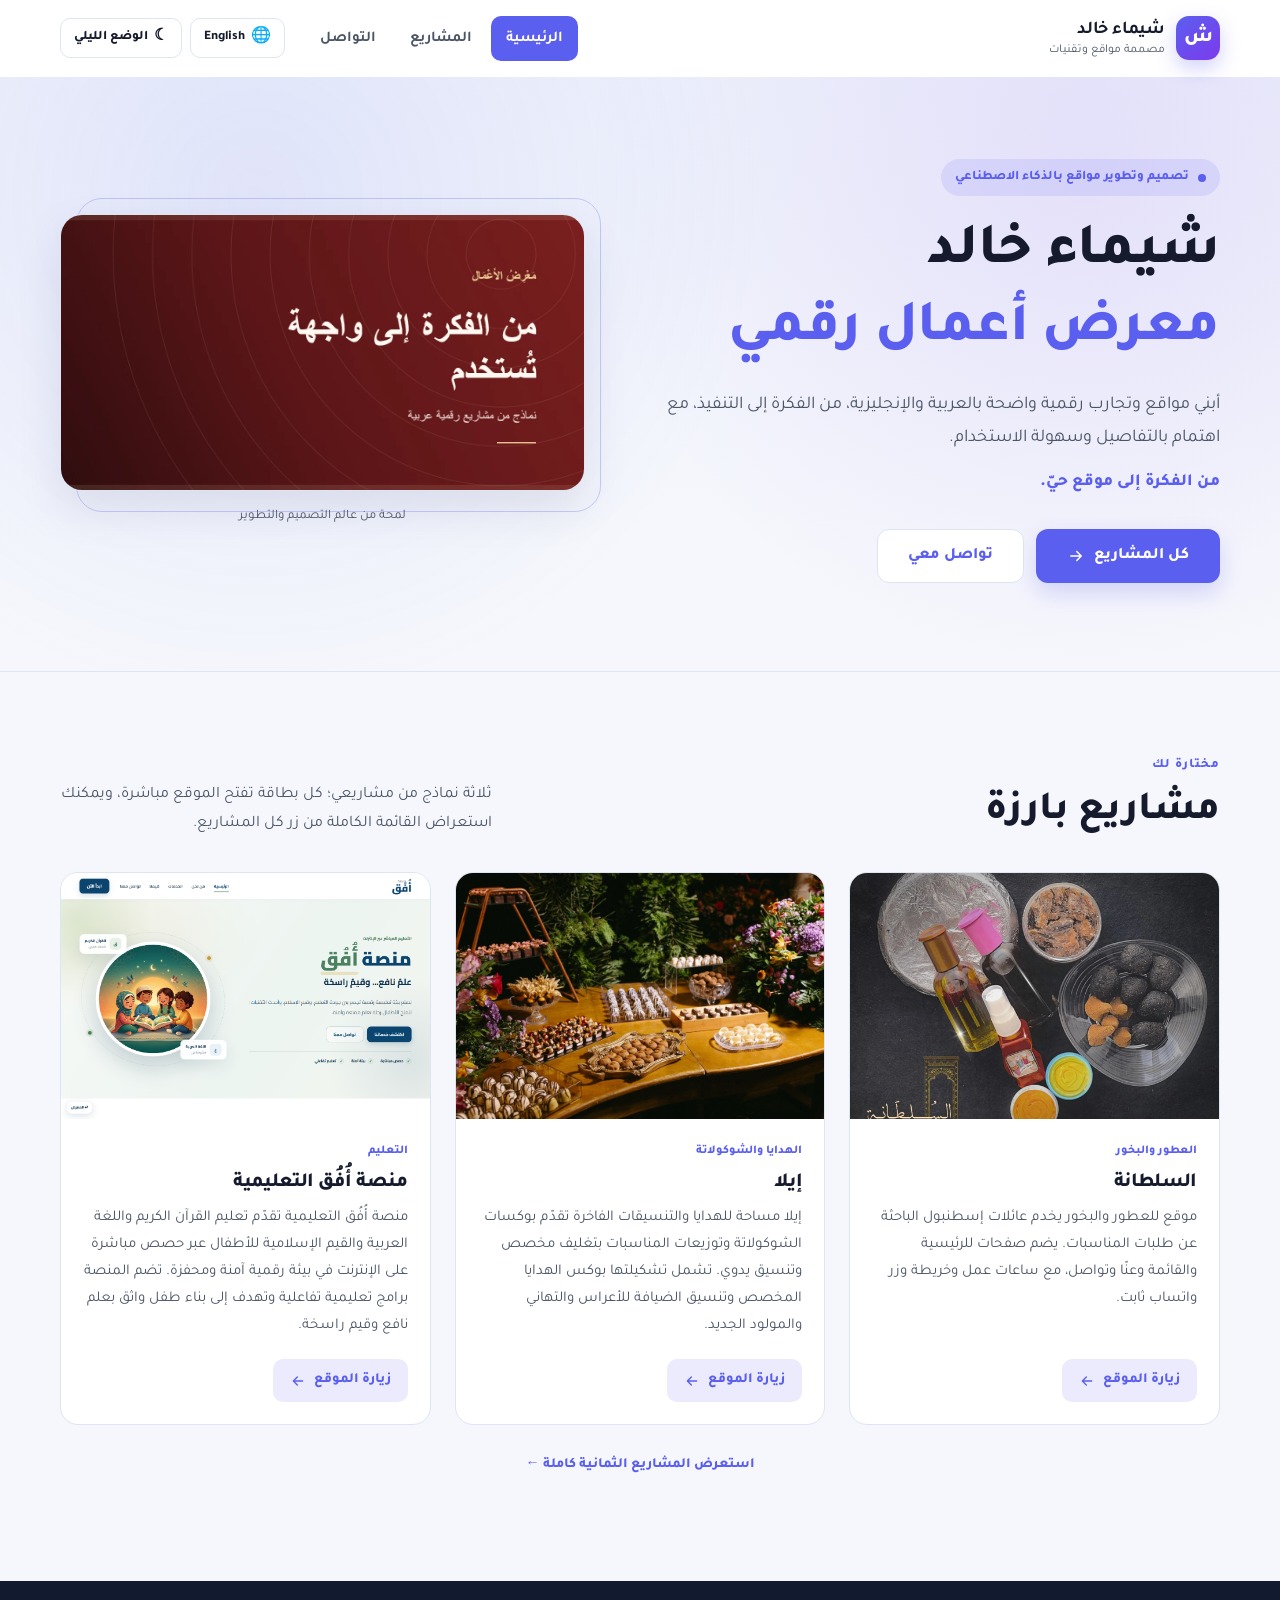
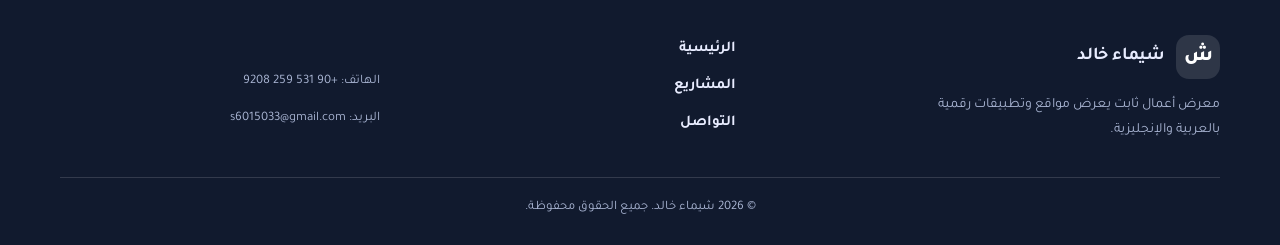
<file: index.html>
<!DOCTYPE html>
<html lang="ar" dir="rtl">
<head>
  <meta charset="UTF-8">
  <meta name="viewport" content="width=device-width, initial-scale=1.0">
  <title data-ar="شيماء خالد | معرض أعمال رقمي" data-en="Shaima Khaled | Digital Portfolio">شيماء خالد | معرض أعمال رقمي</title>
  <meta name="description" data-ar-content="معرض أعمال شيماء خالد: مواقع وتجارب رقمية بالعربية والإنجليزية، من ضمنها السلطانة وإيلا ومنصة أُفُق التعليمية." data-en-content="The portfolio of Shaima Khaled: Arabic and English websites and digital experiences, including Sultana, Ella and the Ofuq Educational Platform." content="معرض أعمال شيماء خالد: مواقع وتجارب رقمية بالعربية والإنجليزية، من ضمنها السلطانة وإيلا ومنصة أُفُق التعليمية.">
  <meta name="theme-color" content="#5B5FEF">
  <link rel="preconnect" href="https://fonts.googleapis.com">
  <link rel="preconnect" href="https://fonts.gstatic.com" crossorigin>
  <link href="https://fonts.googleapis.com/css2?family=Inter:wght@400;500;600;700;800&family=Tajawal:wght@400;500;700;800&display=swap" rel="stylesheet">
  <link rel="stylesheet" href="assets/css/style.css">
  <script src="assets/js/main.js"></script>
</head>
<body>
  <a class="skip-link" href="#main" data-ar="انتقل إلى المحتوى الرئيسي" data-en="Skip to main content">انتقل إلى المحتوى الرئيسي</a>

  <header class="site-header" id="siteHeader">
    <div class="container header-inner">
      <a class="brand" href="index.html" data-ar-label="شيماء خالد — الصفحة الرئيسية" data-en-label="Shaima Khaled — Home">
        <span class="brand-mark" aria-hidden="true">ش</span>
        <span class="brand-copy">
          <strong data-ar="شيماء خالد" data-en="Shaima Khaled">شيماء خالد</strong>
          <small data-ar="مصممة مواقع وتقنيات" data-en="Web &amp; AI designer">مصممة مواقع وتقنيات</small>
        </span>
      </a>

      <nav class="main-nav" id="mainNav" aria-label="التنقل الرئيسي" data-ar-label="التنقل الرئيسي" data-en-label="Main navigation">
        <a href="index.html" data-ar="الرئيسية" data-en="Home">الرئيسية</a>
        <a href="projects.html" data-ar="المشاريع" data-en="Projects">المشاريع</a>
        <a href="contact.html" data-ar="التواصل" data-en="Contact">التواصل</a>
      </nav>

      <div class="header-controls">
        <button class="control-btn lang-toggle" id="langToggle" type="button" data-ar-label="التبديل إلى الإنجليزية" data-en-label="Switch to Arabic">
          <span class="icon" aria-hidden="true">&#127760;</span>
          <span data-ar="English" data-en="العربية">English</span>
        </button>
        <button class="control-btn theme-toggle" id="themeToggle" type="button" aria-pressed="false">
          <span class="icon icon-night" aria-hidden="true">&#9790;</span>
          <span class="icon icon-day" aria-hidden="true">&#9728;</span>
          <span data-theme-label>الوضع الليلي</span>
        </button>
      </div>

      <button class="menu-toggle" id="menuToggle" type="button" aria-expanded="false" aria-controls="mainNav" data-ar-label="فتح القائمة" data-en-label="Open menu">
        <span></span><span></span><span></span>
      </button>
    </div>
  </header>

  <main id="main">
    <section class="hero">
      <div class="container hero-grid">
        <div class="hero-copy reveal">
          <p class="eyebrow">
            <span class="pulse-dot" aria-hidden="true"></span>
            <span data-ar="تصميم وتطوير مواقع بالذكاء الاصطناعي" data-en="AI-assisted web design &amp; development">تصميم وتطوير مواقع بالذكاء الاصطناعي</span>
          </p>
          <h1>
            <span data-ar="شيماء خالد" data-en="Shaima Khaled">شيماء خالد</span><br>
            <span class="accent" data-ar="معرض أعمال رقمي" data-en="Digital Portfolio">معرض أعمال رقمي</span>
          </h1>
          <p class="lead" data-ar="أبني مواقع وتجارب رقمية واضحة بالعربية والإنجليزية، من الفكرة إلى التنفيذ، مع اهتمام بالتفاصيل وسهولة الاستخدام." data-en="I build clear Arabic and English websites and digital experiences, from idea to implementation, with care for detail and usability.">أبني مواقع وتجارب رقمية واضحة بالعربية والإنجليزية، من الفكرة إلى التنفيذ، مع اهتمام بالتفاصيل وسهولة الاستخدام.</p>
          <p class="tagline" data-ar="من الفكرة إلى موقع حيّ." data-en="From an idea to a live website.">من الفكرة إلى موقع حيّ.</p>
          <div class="hero-actions">
            <a class="btn btn-primary btn-lg" href="projects.html">
              <span data-ar="كل المشاريع" data-en="All projects">كل المشاريع</span>
              <svg viewBox="0 0 24 24" aria-hidden="true"><path d="M5 12h14M13 6l6 6-6 6"></path></svg>
            </a>
            <a class="btn btn-secondary btn-lg" href="contact.html" data-ar="تواصل معي" data-en="Get in touch">تواصل معي</a>
          </div>
        </div>

        <div class="hero-media reveal">
          <img class="hero-cover" src="assets/images/cover.webp" alt="غلاف معرض أعمال شيماء خالد" data-ar-alt="غلاف معرض أعمال شيماء خالد" data-en-alt="Cover image for Shaima Khaled's portfolio" width="1200" height="630" loading="lazy">
          <p class="hero-caption" data-ar="لمحة من عالم التصميم والتطوير" data-en="A glimpse into design and development">لمحة من عالم التصميم والتطوير</p>
        </div>
      </div>
    </section>

    <section class="section" id="featured">
      <div class="container">
        <div class="section-head">
          <div>
            <p class="section-kicker" data-ar="مختارة لك" data-en="Selected work">مختارة لك</p>
            <h2 data-ar="مشاريع بارزة" data-en="Featured projects">مشاريع بارزة</h2>
          </div>
          <p class="section-intro" data-ar="ثلاثة نماذج من مشاريعي؛ كل بطاقة تفتح الموقع مباشرة، ويمكنك استعراض القائمة الكاملة من زر كل المشاريع." data-en="Three samples of my work; each card opens its site directly, and the All projects button shows the full list.">ثلاثة نماذج من مشاريعي؛ كل بطاقة تفتح الموقع مباشرة، ويمكنك استعراض القائمة الكاملة من زر كل المشاريع.</p>
        </div>

        <div class="projects-grid">
          <article class="project-card reveal" id="p-sultana">
            <div class="project-media">
              <img src="projects/sultana/assets/images/stack.webp" alt="كبسولات بخور مضغوط من موقع السلطانة" data-ar-alt="كبسولات بخور مضغوط من موقع السلطانة" data-en-alt="Compressed incense capsules from the Sultana website" width="1280" height="1037" loading="lazy">
            </div>
            <div class="project-body">
              <p class="project-category" data-ar="العطور والبخور" data-en="Perfume &amp; incense">العطور والبخور</p>
              <h3 data-ar="السلطانة" data-en="Sultana">السلطانة</h3>
              <p class="project-desc" data-ar="موقع للعطور والبخور يخدم عائلات إسطنبول الباحثة عن طلبات المناسبات. يضم صفحات للرئيسية والقائمة وعنّا وتواصل، مع ساعات عمل وخريطة وزر واتساب ثابت." data-en="A site for perfumes and incense serving Istanbul families looking for occasion requests. It includes Home, Menu, About and Contact pages, along with opening hours, a map and a fixed WhatsApp button.">موقع للعطور والبخور يخدم عائلات إسطنبول الباحثة عن طلبات المناسبات. يضم صفحات للرئيسية والقائمة وعنّا وتواصل، مع ساعات عمل وخريطة وزر واتساب ثابت.</p>
              <a class="project-link" href="projects/sultana/index.html">
                <span data-ar="زيارة الموقع" data-en="Visit site">زيارة الموقع</span>
                <svg viewBox="0 0 24 24" aria-hidden="true"><path d="M5 12h14M13 6l6 6-6 6"></path></svg>
              </a>
            </div>
          </article>

          <article class="project-card reveal" id="p-ella">
            <div class="project-media">
              <img src="projects/ELLA/assets/photo-2.jpg" alt="تنسيق هدايا وشوكولاتة من موقع إيلا" data-ar-alt="تنسيق هدايا وشوكولاتة من موقع إيلا" data-en-alt="Gift and chocolate arrangement from the Ella website" width="1880" height="1253" loading="lazy">
            </div>
            <div class="project-body">
              <p class="project-category" data-ar="الهدايا والشوكولاتة" data-en="Gifts &amp; chocolate">الهدايا والشوكولاتة</p>
              <h3 data-ar="إيلا" data-en="Ella">إيلا</h3>
              <p class="project-desc" data-ar="إيلا مساحة للهدايا والتنسيقات الفاخرة تقدّم بوكسات الشوكولاتة وتوزيعات المناسبات بتغليف مخصص وتنسيق يدوي. تشمل تشكيلتها بوكس الهدايا المخصص وتنسيق الضيافة للأعراس والتهاني والمولود الجديد." data-en="Ella is a space for luxury gifts and occasion arrangements, offering chocolate boxes and event favors with custom wrapping and hand-coordinated details. Its collection includes a custom gift box and hospitality styling for weddings, congratulations and new births.">إيلا مساحة للهدايا والتنسيقات الفاخرة تقدّم بوكسات الشوكولاتة وتوزيعات المناسبات بتغليف مخصص وتنسيق يدوي. تشمل تشكيلتها بوكس الهدايا المخصص وتنسيق الضيافة للأعراس والتهاني والمولود الجديد.</p>
              <a class="project-link" href="projects/ELLA/index.html">
                <span data-ar="زيارة الموقع" data-en="Visit site">زيارة الموقع</span>
                <svg viewBox="0 0 24 24" aria-hidden="true"><path d="M5 12h14M13 6l6 6-6 6"></path></svg>
              </a>
            </div>
          </article>

          <article class="project-card reveal" id="p-ofuq">
            <div class="project-media">
              <img src="assets/images/ofuq-preview.png" alt="معاينة واجهة منصة أُفُق التعليمية" data-ar-alt="معاينة واجهة منصة أُفُق التعليمية" data-en-alt="Preview of the Ofuq Educational Platform interface" width="1185" height="791" loading="lazy">
            </div>
            <div class="project-body">
              <p class="project-category" data-ar="التعليم" data-en="Education">التعليم</p>
              <h3 data-ar="منصة أُفُق التعليمية" data-en="Ofuq Educational Platform">منصة أُفُق التعليمية</h3>
              <p class="project-desc" data-ar="منصة أُفُق التعليمية تقدّم تعليم القرآن الكريم واللغة العربية والقيم الإسلامية للأطفال عبر حصص مباشرة على الإنترنت في بيئة رقمية آمنة ومحفزة. تضم المنصة برامج تعليمية تفاعلية وتهدف إلى بناء طفل واثق بعلم نافع وقيم راسخة." data-en="Ofuq Educational Platform teaches the Quran, Arabic language and Islamic values to children through live online lessons in a safe, motivating digital environment. It offers interactive educational programs aimed at building a confident child with useful knowledge and firm values.">منصة أُفُق التعليمية تقدّم تعليم القرآن الكريم واللغة العربية والقيم الإسلامية للأطفال عبر حصص مباشرة على الإنترنت في بيئة رقمية آمنة ومحفزة. تضم المنصة برامج تعليمية تفاعلية وتهدف إلى بناء طفل واثق بعلم نافع وقيم راسخة.</p>
              <a class="project-link" href="projects/ofuq/index.html">
                <span data-ar="زيارة الموقع" data-en="Visit site">زيارة الموقع</span>
                <svg viewBox="0 0 24 24" aria-hidden="true"><path d="M5 12h14M13 6l6 6-6 6"></path></svg>
              </a>
            </div>
          </article>
        </div>

        <p class="section-note">
          <a href="projects.html" data-ar="استعرض المشاريع الثمانية كاملة ←" data-en="Explore all eight projects →">استعرض المشاريع الثمانية كاملة ←</a>
        </p>
      </div>
    </section>
  </main>

  <footer class="site-footer">
    <div class="container footer-grid">
      <div class="footer-brand">
        <a class="brand" href="index.html" data-ar-label="شيماء خالد — الصفحة الرئيسية" data-en-label="Shaima Khaled — Home">
          <span class="brand-mark" aria-hidden="true">ش</span>
          <span class="brand-copy"><strong data-ar="شيماء خالد" data-en="Shaima Khaled">شيماء خالد</strong></span>
        </a>
        <p data-ar="معرض أعمال ثابت يعرض مواقع وتطبيقات رقمية بالعربية والإنجليزية." data-en="A static portfolio of Arabic and English digital websites and applications.">معرض أعمال ثابت يعرض مواقع وتطبيقات رقمية بالعربية والإنجليزية.</p>
      </div>
      <nav class="footer-nav" aria-label="روابط التذييل" data-ar-label="روابط التذييل" data-en-label="Footer links">
        <a href="index.html" data-ar="الرئيسية" data-en="Home">الرئيسية</a>
        <a href="projects.html" data-ar="المشاريع" data-en="Projects">المشاريع</a>
        <a href="contact.html" data-ar="التواصل" data-en="Contact">التواصل</a>
      </nav>
      <div class="footer-meta">
        <p data-ar="الهاتف: +90 531 259 9208" data-en="Phone: +90 531 259 9208">الهاتف: +90 531 259 9208</p>
        <p data-ar="البريد: s6015033@gmail.com" data-en="Email: s6015033@gmail.com">البريد: s6015033@gmail.com</p>
      </div>
    </div>
    <div class="container footer-bottom">
      <span data-ar="© 2026 شيماء خالد. جميع الحقوق محفوظة." data-en="© 2026 Shaima Khaled. All rights reserved.">© 2026 شيماء خالد. جميع الحقوق محفوظة.</span>
    </div>
  </footer>

  <button class="to-top" id="toTop" type="button" data-ar-label="العودة إلى أعلى الصفحة" data-en-label="Back to top">
    <svg viewBox="0 0 24 24" aria-hidden="true"><path d="M12 19V5M6 11l6-6 6 6"></path></svg>
  </button>
</body>
</html>
</file>
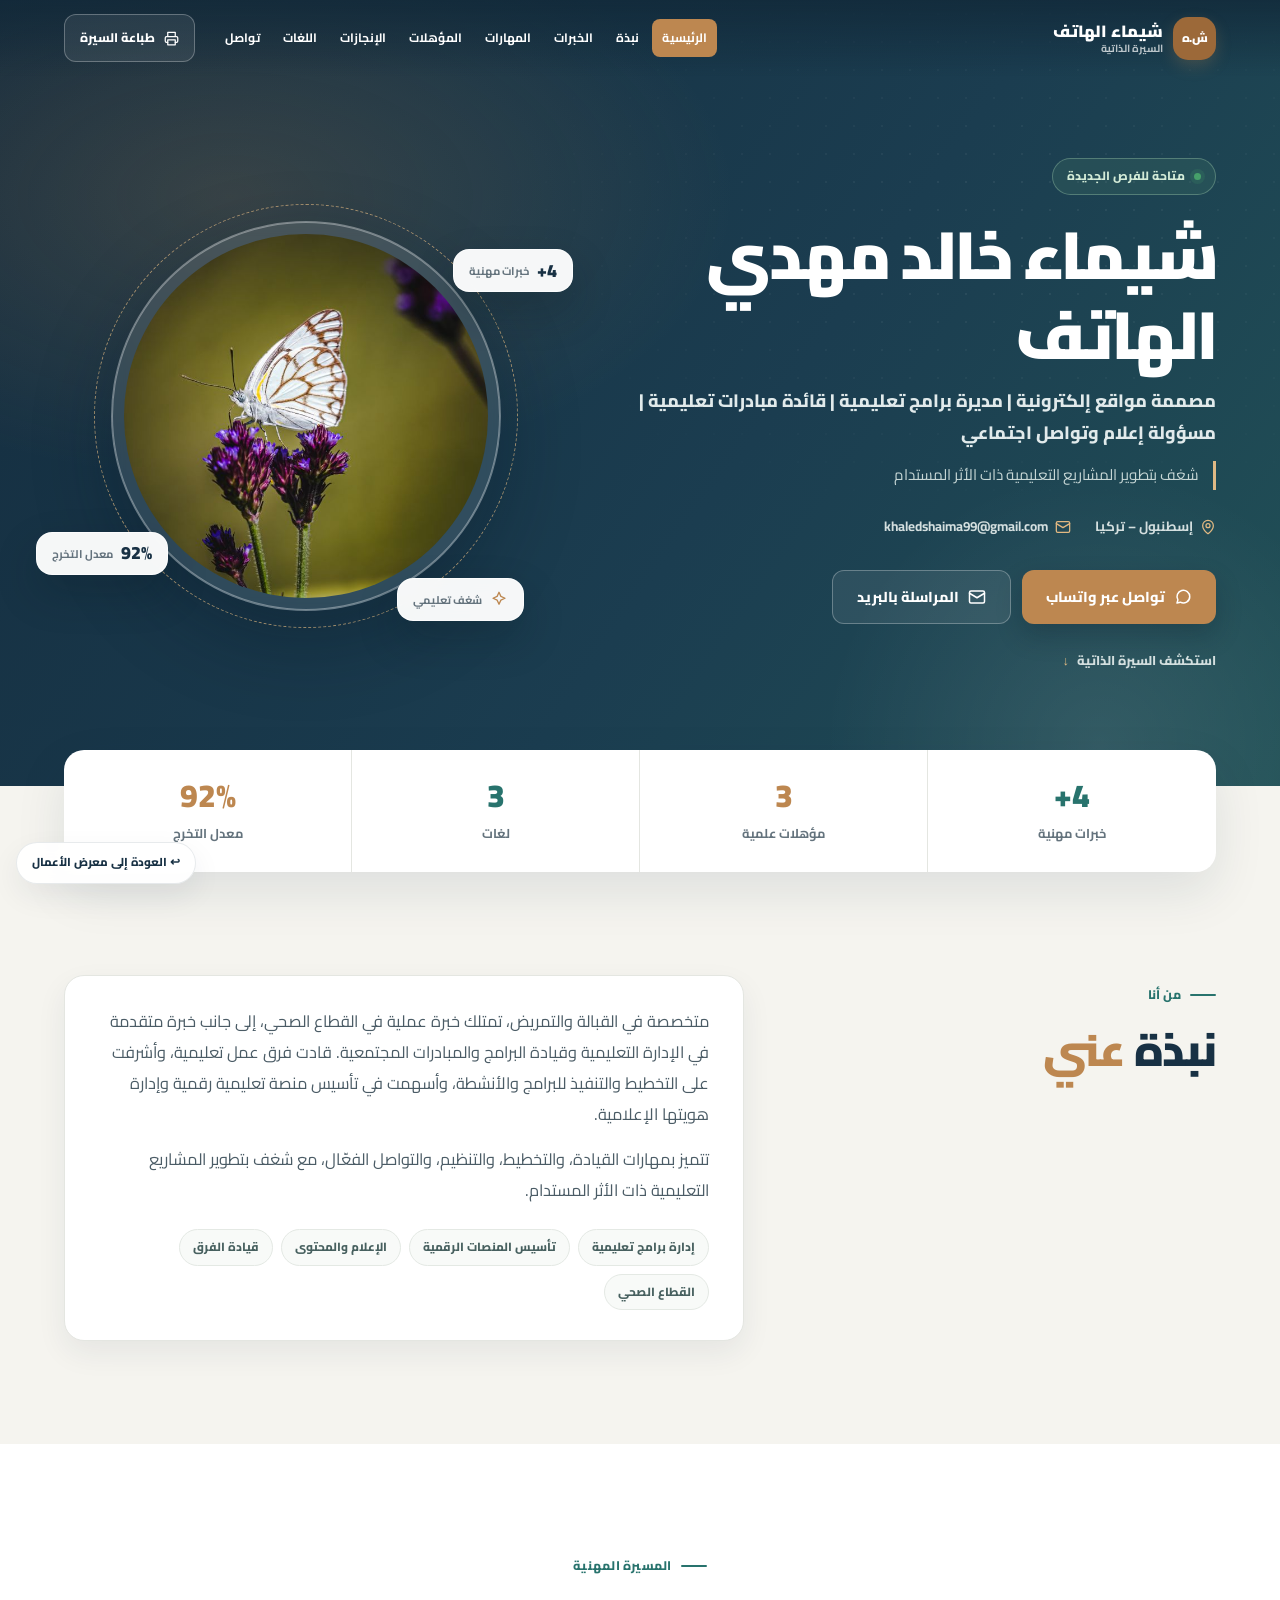
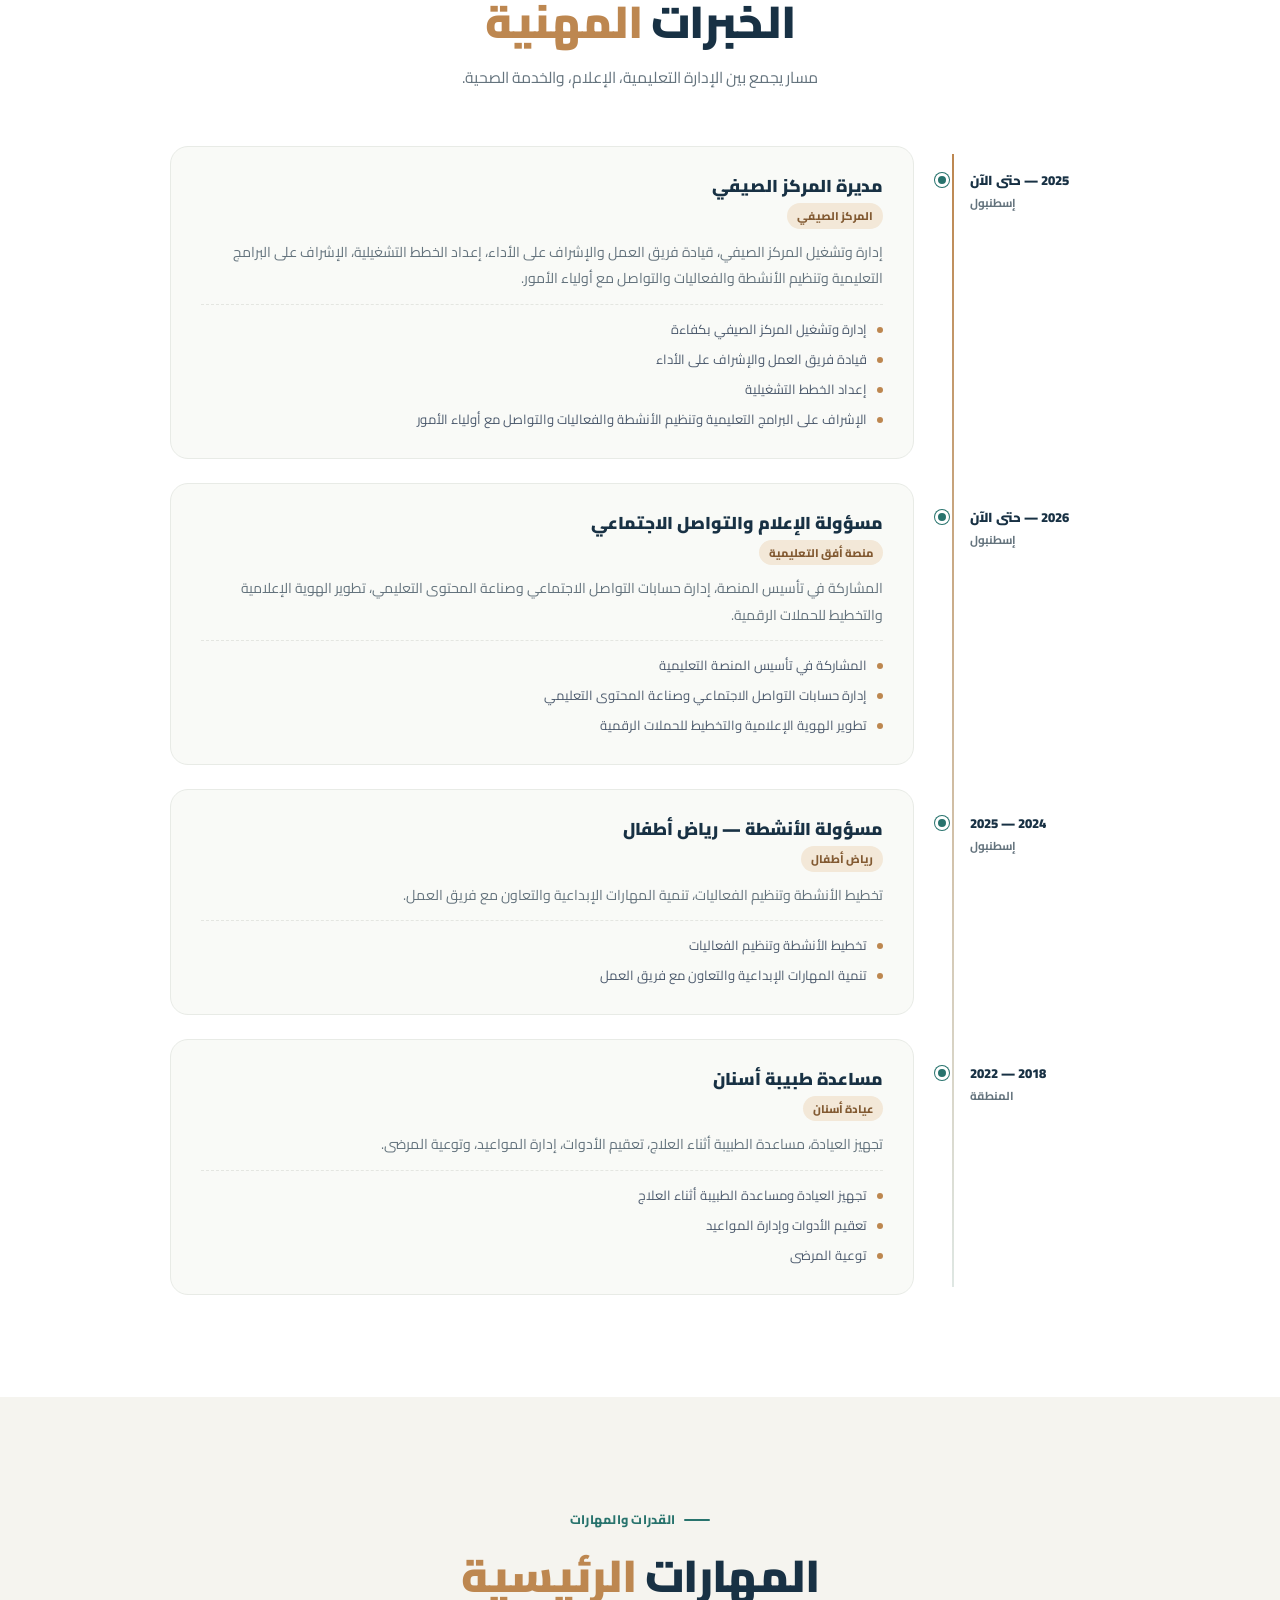
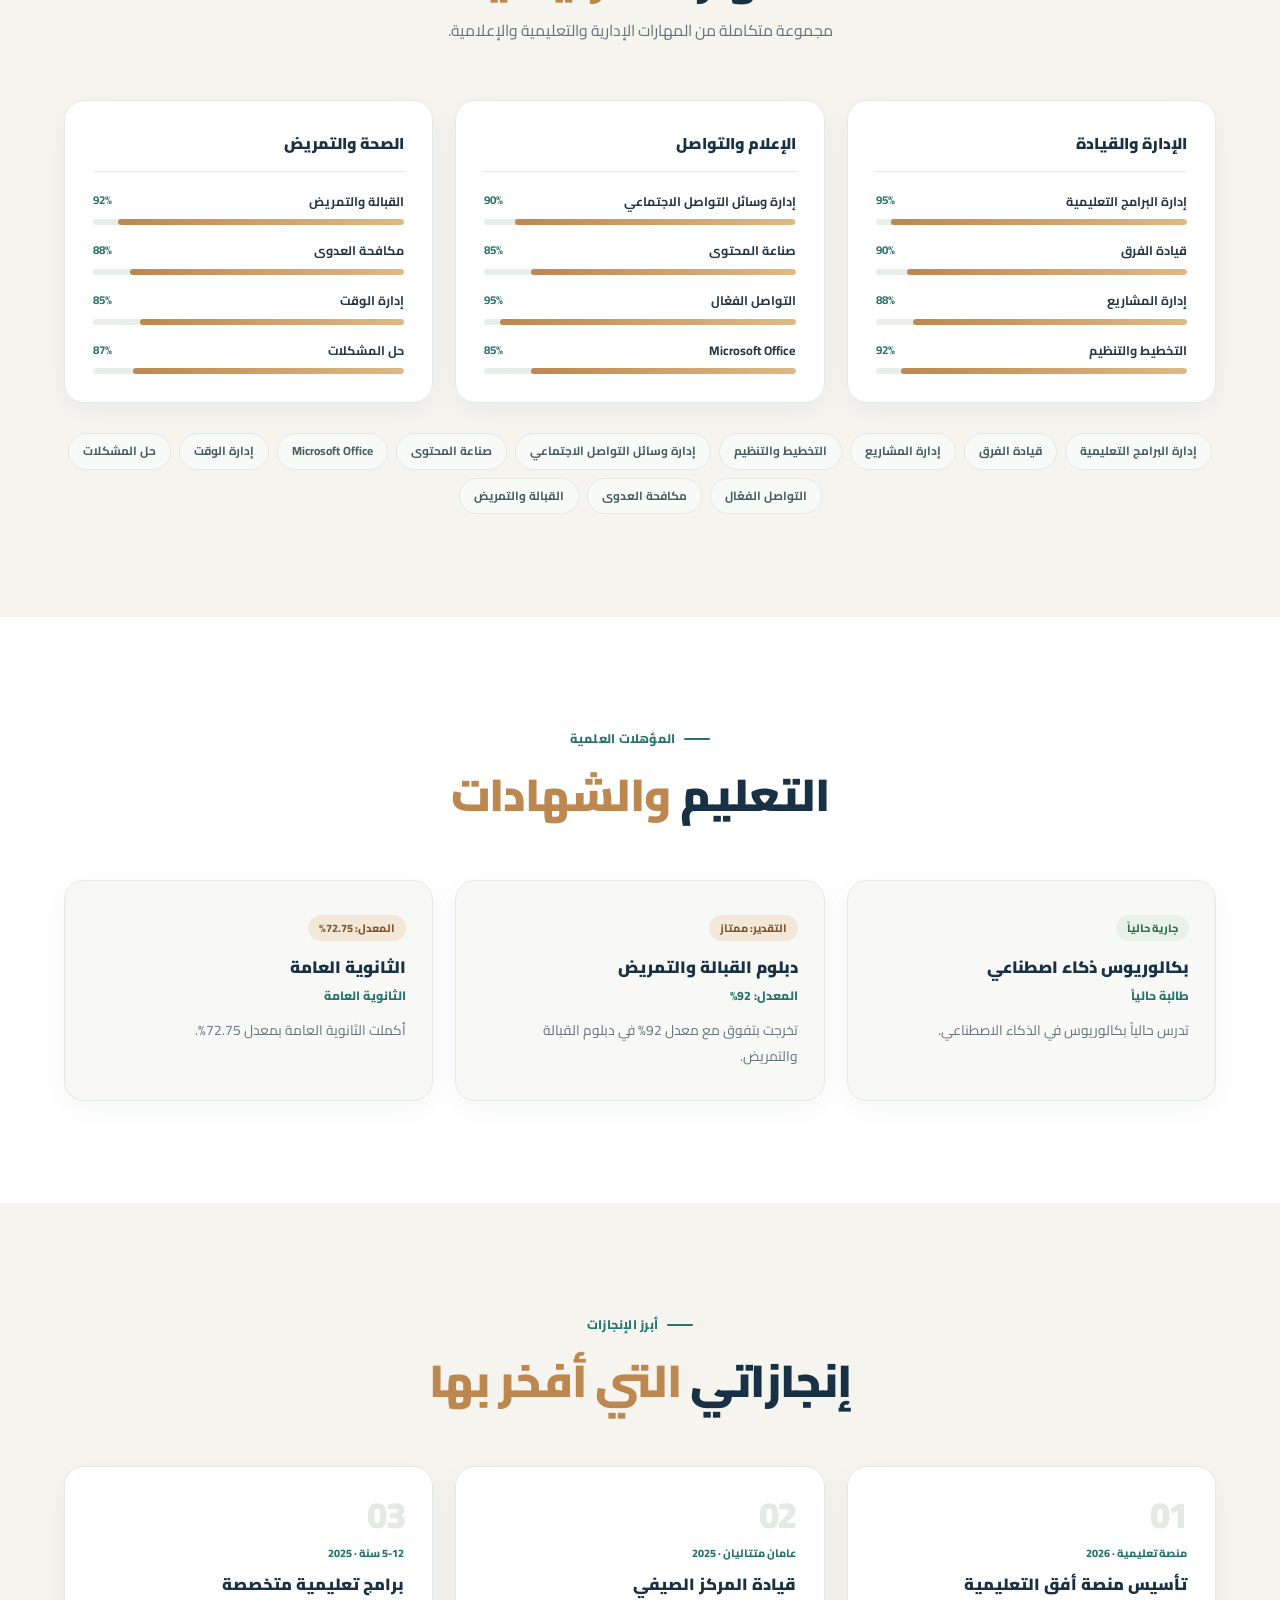
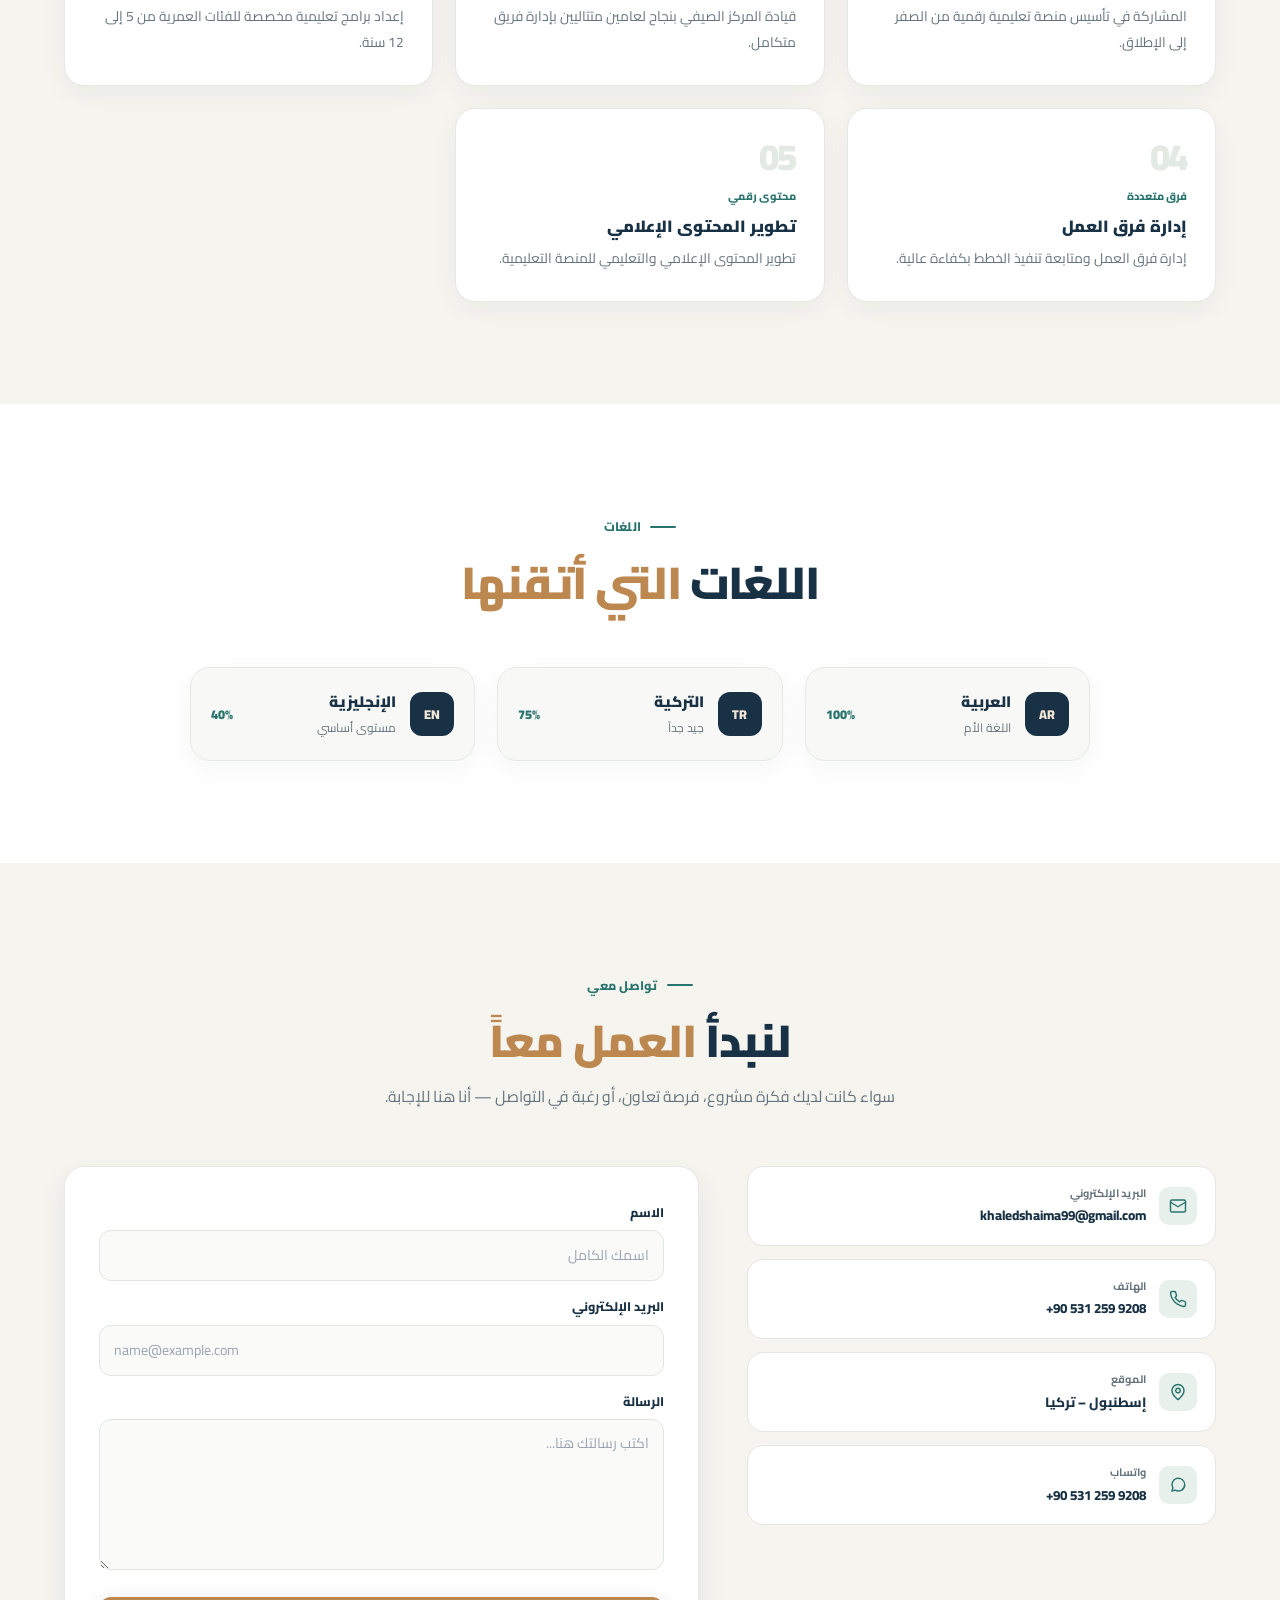
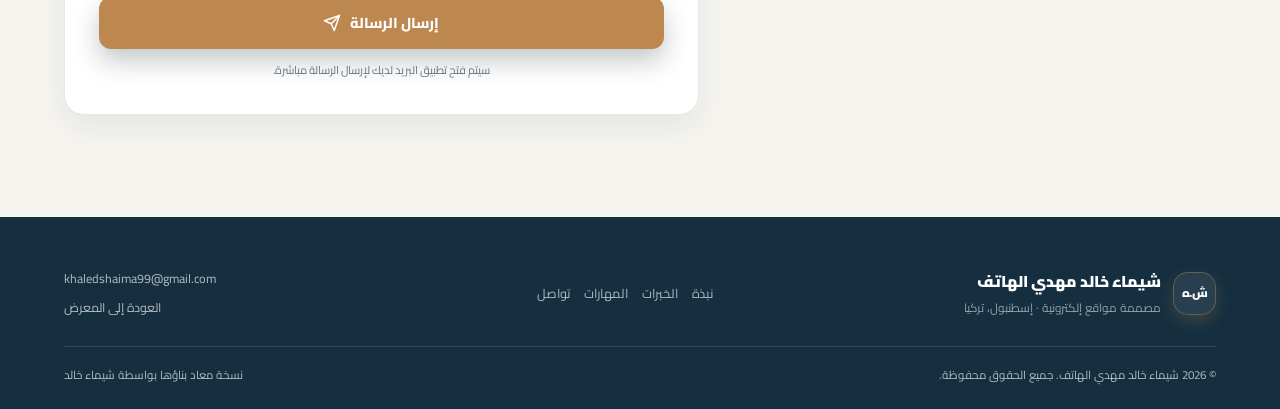
<file: projects/cv/index.html>
<!DOCTYPE html>
<html lang="ar" dir="rtl">

<head>
  <meta charset="UTF-8">
  <meta name="viewport" content="width=device-width, initial-scale=1.0">
  <title>شيماء الهاتف | السيرة الذاتية</title>
  <meta name="description"
    content="السيرة الذاتية لشيماء خالد مهدي الهاتف — مصممة مواقع إلكترونية ومديرة برامج تعليمية وقائدة مبادرات تعليمية ومسؤولة إعلام وتواصل اجتماعي في إسطنبول، تركيا.">
  <meta name="theme-color" content="#0d2137">
  <link rel="preconnect" href="https://fonts.googleapis.com">
  <link rel="preconnect" href="https://fonts.gstatic.com" crossorigin>
  <link href="https://fonts.googleapis.com/css2?family=Cairo:wght@400;500;600;700;800;900&display=swap"
    rel="stylesheet">
  <link rel="stylesheet" href="style.css">
</head>

<body>
  <a class="skip-link" href="#main">انتقل إلى المحتوى</a>
  <a class="back-home" href="../../index.html" aria-label="العودة إلى معرض الأعمال">↩ العودة إلى معرض الأعمال</a>

  <header class="site-header" id="siteHeader">
    <div class="container header-inner">
      <a class="brand" href="#home">
        <span class="brand-mark" aria-hidden="true">ش.ه</span>
        <span class="brand-type">
          <strong>شيماء الهاتف</strong>
          <small>السيرة الذاتية</small>
        </span>
      </a>

      <nav class="main-nav" id="mainNav" aria-label="أقسام السيرة الذاتية">
        <a href="#home" class="is-active" aria-current="page">الرئيسية</a>
        <a href="#about">نبذة</a>
        <a href="#experience">الخبرات</a>
        <a href="#skills">المهارات</a>
        <a href="#education">المؤهلات</a>
        <a href="#achievements">الإنجازات</a>
        <a href="#languages">اللغات</a>
        <a href="#contact">تواصل</a>
      </nav>

      <button class="btn btn-outline header-cta" type="button" id="printBtn">
        <svg viewBox="0 0 24 24" aria-hidden="true">
          <path d="M6 9V2h12v7M6 18H4a2 2 0 0 1-2-2v-5a2 2 0 0 1 2-2h16a2 2 0 0 1 2 2v5a2 2 0 0 1-2 2h-2" />
          <rect x="6" y="14" width="12" height="8" />
        </svg>
        طباعة السيرة
      </button>

      <button class="menu-toggle" id="menuToggle" type="button" aria-label="فتح القائمة" aria-expanded="false"
        aria-controls="mainNav">
        <span></span><span></span><span></span>
      </button>
    </div>
  </header>

  <main id="main">
    <section class="hero" id="home">
      <div class="container hero-grid">
        <div class="hero-copy">
          <span class="status-pill"><span class="status-dot"></span> متاحة للفرص الجديدة</span>
          <h1>شيماء خالد مهدي الهاتف</h1>
          <p class="role">مصممة مواقع إلكترونية | مديرة برامج تعليمية | قائدة مبادرات تعليمية | مسؤولة إعلام وتواصل
            اجتماعي</p>
          <p class="tagline">شغف بتطوير المشاريع التعليمية ذات الأثر المستدام</p>

          <ul class="hero-meta">
            <li>
              <svg viewBox="0 0 24 24" aria-hidden="true">
                <path
                  d="M20 10c0 4.993-5.539 10.193-7.399 11.799a1 1 0 0 1-1.202 0C9.539 20.193 4 14.993 4 10a8 8 0 0 1 16 0" />
                <circle cx="12" cy="10" r="3" />
              </svg>
              إسطنبول – تركيا
            </li>
            <li>
              <svg viewBox="0 0 24 24" aria-hidden="true">
                <rect x="2" y="4" width="20" height="16" rx="2" />
                <path d="m22 7-10 6L2 7" />
              </svg>
              <a href="mailto:khaledshaima99@gmail.com" dir="ltr">khaledshaima99@gmail.com</a>
            </li>
          </ul>

          <div class="hero-actions">
            <a class="btn btn-primary" href="https://wa.me/905312599208" target="_blank" rel="noopener noreferrer">
              <svg viewBox="0 0 24 24" aria-hidden="true">
                <path d="M21 11.5a8.5 8.5 0 0 1-12.6 7.4L4 20l1.2-4.2A8.5 8.5 0 1 1 21 11.5Z" />
              </svg>
              تواصل عبر واتساب
            </a>
            <a class="btn btn-outline" href="mailto:khaledshaima99@gmail.com">
              <svg viewBox="0 0 24 24" aria-hidden="true">
                <rect x="2" y="4" width="20" height="16" rx="2" />
                <path d="m22 7-10 6L2 7" />
              </svg>
              المراسلة بالبريد
            </a>
          </div>

          <a class="hero-scroll" href="#about">استكشف السيرة الذاتية <span aria-hidden="true">↓</span></a>
        </div>

        <div class="hero-visual">
          <div class="portrait-frame">
            <img src="assets/portrait.jpg" alt="فراشة بيضاء على زهرة بنفسجية" width="650" height="650" loading="eager"
              fetchpriority="high">
            <span class="portrait-ring" aria-hidden="true"></span>
          </div>

          <div class="float-card float-a">
            <strong>4+</strong>
            <span>خبرات مهنية</span>
          </div>

          <div class="float-card float-b">
            <strong>92%</strong>
            <span>معدل التخرج</span>
          </div>

          <div class="float-card float-c">
            <svg viewBox="0 0 24 24" aria-hidden="true">
              <path d="m12 3 2.5 5.5L20 11l-5.5 2.5L12 19l-2.5-5.5L4 11l5.5-2.5Z" />
            </svg>
            <span>شغف تعليمي</span>
          </div>
        </div>
      </div>
    </section>

    <section class="stats">
      <div class="container stats-grid">
        <div class="stat reveal"><strong>4+</strong><span>خبرات مهنية</span></div>
        <div class="stat reveal"><strong>3</strong><span>مؤهلات علمية</span></div>
        <div class="stat reveal"><strong>3</strong><span>لغات</span></div>
        <div class="stat reveal"><strong>92%</strong><span>معدل التخرج</span></div>
      </div>
    </section>

    <section class="section about" id="about">
      <div class="container about-grid">
        <div class="section-head reveal">
          <span class="eyebrow">من أنا</span>
          <h2>نبذة <span>عني</span></h2>
        </div>

        <div class="about-body reveal">
          <p>
            متخصصة في القبالة والتمريض، تمتلك خبرة عملية في القطاع الصحي، إلى جانب خبرة متقدمة في الإدارة التعليمية
            وقيادة البرامج والمبادرات المجتمعية. قادت فرق عمل تعليمية، وأشرفت على التخطيط والتنفيذ للبرامج والأنشطة،
            وأسهمت في تأسيس منصة تعليمية رقمية وإدارة هويتها الإعلامية.
          </p>
          <p>
            تتميز بمهارات القيادة، والتخطيط، والتنظيم، والتواصل الفعّال، مع شغف بتطوير المشاريع التعليمية ذات الأثر
            المستدام.
          </p>

          <div class="about-chips">
            <span>إدارة برامج تعليمية</span>
            <span>تأسيس المنصات الرقمية</span>
            <span>الإعلام والمحتوى</span>
            <span>قيادة الفرق</span>
            <span>القطاع الصحي</span>
          </div>
        </div>
      </div>
    </section>

    <section class="section experience" id="experience">
      <div class="container">
        <div class="section-head center reveal">
          <span class="eyebrow">المسيرة المهنية</span>
          <h2>الخبرات <span>المهنية</span></h2>
          <p>مسار يجمع بين الإدارة التعليمية، الإعلام، والخدمة الصحية.</p>
        </div>

        <div class="timeline">
          <article class="job reveal">
            <div class="job-side">
              <span class="job-date">2025 — حتى الآن</span>
              <span class="job-place">إسطنبول</span>
            </div>
            <div class="job-dot" aria-hidden="true"></div>
            <div class="job-card">
              <h3>مديرة المركز الصيفي</h3>
              <span class="job-org">المركز الصيفي</span>
              <p>إدارة وتشغيل المركز الصيفي، قيادة فريق العمل والإشراف على الأداء، إعداد الخطط التشغيلية، الإشراف على
                البرامج التعليمية وتنظيم الأنشطة والفعاليات والتواصل مع أولياء الأمور.</p>
              <ul>
                <li>إدارة وتشغيل المركز الصيفي بكفاءة</li>
                <li>قيادة فريق العمل والإشراف على الأداء</li>
                <li>إعداد الخطط التشغيلية</li>
                <li>الإشراف على البرامج التعليمية وتنظيم الأنشطة والفعاليات والتواصل مع أولياء الأمور</li>
              </ul>
            </div>
          </article>

          <article class="job reveal">
            <div class="job-side">
              <span class="job-date">2026 — حتى الآن</span>
              <span class="job-place">إسطنبول</span>
            </div>
            <div class="job-dot" aria-hidden="true"></div>
            <div class="job-card">
              <h3>مسؤولة الإعلام والتواصل الاجتماعي</h3>
              <span class="job-org">منصة أفق التعليمية</span>
              <p>المشاركة في تأسيس المنصة، إدارة حسابات التواصل الاجتماعي وصناعة المحتوى التعليمي، تطوير الهوية
                الإعلامية والتخطيط للحملات الرقمية.</p>
              <ul>
                <li>المشاركة في تأسيس المنصة التعليمية</li>
                <li>إدارة حسابات التواصل الاجتماعي وصناعة المحتوى التعليمي</li>
                <li>تطوير الهوية الإعلامية والتخطيط للحملات الرقمية</li>
              </ul>
            </div>
          </article>

          <article class="job reveal">
            <div class="job-side">
              <span class="job-date">2024 — 2025</span>
              <span class="job-place">إسطنبول</span>
            </div>
            <div class="job-dot" aria-hidden="true"></div>
            <div class="job-card">
              <h3>مسؤولة الأنشطة — رياض أطفال</h3>
              <span class="job-org">رياض أطفال</span>
              <p>تخطيط الأنشطة وتنظيم الفعاليات، تنمية المهارات الإبداعية والتعاون مع فريق العمل.</p>
              <ul>
                <li>تخطيط الأنشطة وتنظيم الفعاليات</li>
                <li>تنمية المهارات الإبداعية والتعاون مع فريق العمل</li>
              </ul>
            </div>
          </article>

          <article class="job reveal">
            <div class="job-side">
              <span class="job-date">2018 — 2022</span>
              <span class="job-place">المنطقة</span>
            </div>
            <div class="job-dot" aria-hidden="true"></div>
            <div class="job-card">
              <h3>مساعدة طبيبة أسنان</h3>
              <span class="job-org">عيادة أسنان</span>
              <p>تجهيز العيادة، مساعدة الطبيبة أثناء العلاج، تعقيم الأدوات، إدارة المواعيد، وتوعية المرضى.</p>
              <ul>
                <li>تجهيز العيادة ومساعدة الطبيبة أثناء العلاج</li>
                <li>تعقيم الأدوات وإدارة المواعيد</li>
                <li>توعية المرضى</li>
              </ul>
            </div>
          </article>
        </div>
      </div>
    </section>

    <section class="section skills" id="skills">
      <div class="container">
        <div class="section-head center reveal">
          <span class="eyebrow">القدرات والمهارات</span>
          <h2>المهارات <span>الرئيسية</span></h2>
          <p>مجموعة متكاملة من المهارات الإدارية والتعليمية والإعلامية.</p>
        </div>

        <div class="skills-grid">
          <div class="skill-group reveal">
            <h3>الإدارة والقيادة</h3>
            <div class="skill-row">
              <div class="skill-label"><span>إدارة البرامج التعليمية</span><strong>95%</strong></div>
              <div class="skill-bar"><i style="width: 95%"></i></div>
            </div>
            <div class="skill-row">
              <div class="skill-label"><span>قيادة الفرق</span><strong>90%</strong></div>
              <div class="skill-bar"><i style="width: 90%"></i></div>
            </div>
            <div class="skill-row">
              <div class="skill-label"><span>إدارة المشاريع</span><strong>88%</strong></div>
              <div class="skill-bar"><i style="width: 88%"></i></div>
            </div>
            <div class="skill-row">
              <div class="skill-label"><span>التخطيط والتنظيم</span><strong>92%</strong></div>
              <div class="skill-bar"><i style="width: 92%"></i></div>
            </div>
          </div>

          <div class="skill-group reveal">
            <h3>الإعلام والتواصل</h3>
            <div class="skill-row">
              <div class="skill-label"><span>إدارة وسائل التواصل الاجتماعي</span><strong>90%</strong></div>
              <div class="skill-bar"><i style="width: 90%"></i></div>
            </div>
            <div class="skill-row">
              <div class="skill-label"><span>صناعة المحتوى</span><strong>85%</strong></div>
              <div class="skill-bar"><i style="width: 85%"></i></div>
            </div>
            <div class="skill-row">
              <div class="skill-label"><span>التواصل الفعّال</span><strong>95%</strong></div>
              <div class="skill-bar"><i style="width: 95%"></i></div>
            </div>
            <div class="skill-row">
              <div class="skill-label"><span>Microsoft Office</span><strong>85%</strong></div>
              <div class="skill-bar"><i style="width: 85%"></i></div>
            </div>
          </div>

          <div class="skill-group reveal">
            <h3>الصحة والتمريض</h3>
            <div class="skill-row">
              <div class="skill-label"><span>القبالة والتمريض</span><strong>92%</strong></div>
              <div class="skill-bar"><i style="width: 92%"></i></div>
            </div>
            <div class="skill-row">
              <div class="skill-label"><span>مكافحة العدوى</span><strong>88%</strong></div>
              <div class="skill-bar"><i style="width: 88%"></i></div>
            </div>
            <div class="skill-row">
              <div class="skill-label"><span>إدارة الوقت</span><strong>85%</strong></div>
              <div class="skill-bar"><i style="width: 85%"></i></div>
            </div>
            <div class="skill-row">
              <div class="skill-label"><span>حل المشكلات</span><strong>87%</strong></div>
              <div class="skill-bar"><i style="width: 87%"></i></div>
            </div>
          </div>
        </div>

        <div class="skill-tags reveal">
          <span>إدارة البرامج التعليمية</span>
          <span>قيادة الفرق</span>
          <span>إدارة المشاريع</span>
          <span>التخطيط والتنظيم</span>
          <span>إدارة وسائل التواصل الاجتماعي</span>
          <span>صناعة المحتوى</span>
          <span>Microsoft Office</span>
          <span>إدارة الوقت</span>
          <span>حل المشكلات</span>
          <span>التواصل الفعّال</span>
          <span>مكافحة العدوى</span>
          <span>القبالة والتمريض</span>
        </div>
      </div>
    </section>

    <section class="section education" id="education">
      <div class="container">
        <div class="section-head center reveal">
          <span class="eyebrow">المؤهلات العلمية</span>
          <h2>التعليم <span>والشهادات</span></h2>
        </div>

        <div class="edu-grid">
          <article class="edu-card reveal">
            <span class="edu-badge">جارية حالياً</span>
            <h3>بكالوريوس ذكاء اصطناعي</h3>
            <span class="edu-note">طالبة حالياً</span>
            <p>تدرس حالياً بكالوريوس في الذكاء الاصطناعي.</p>
          </article>

          <article class="edu-card reveal">
            <span class="edu-badge alt">التقدير: ممتاز</span>
            <h3>دبلوم القبالة والتمريض</h3>
            <span class="edu-note">المعدل: 92%</span>
            <p>تخرجت بتفوق مع معدل 92% في دبلوم القبالة والتمريض.</p>
          </article>

          <article class="edu-card reveal">
            <span class="edu-badge alt">المعدل: 72.75%</span>
            <h3>الثانوية العامة</h3>
            <span class="edu-note">الثانوية العامة</span>
            <p>أكملت الثانوية العامة بمعدل 72.75%.</p>
          </article>
        </div>
      </div>
    </section>

    <section class="section achievements" id="achievements">
      <div class="container">
        <div class="section-head center reveal">
          <span class="eyebrow">أبرز الإنجازات</span>
          <h2>إنجازاتي <span>التي أفخر بها</span></h2>
        </div>

        <div class="ach-grid">
          <article class="ach-card reveal">
            <span class="ach-num">01</span>
            <span class="ach-tag">منصة تعليمية · 2026</span>
            <h3>تأسيس منصة أفق التعليمية</h3>
            <p>المشاركة في تأسيس منصة تعليمية رقمية من الصفر إلى الإطلاق.</p>
          </article>

          <article class="ach-card reveal">
            <span class="ach-num">02</span>
            <span class="ach-tag">عامان متتاليان · 2025</span>
            <h3>قيادة المركز الصيفي</h3>
            <p>قيادة المركز الصيفي بنجاح لعامين متتاليين بإدارة فريق متكامل.</p>
          </article>

          <article class="ach-card reveal">
            <span class="ach-num">03</span>
            <span class="ach-tag">5-12 سنة · 2025</span>
            <h3>برامج تعليمية متخصصة</h3>
            <p>إعداد برامج تعليمية مخصصة للفئات العمرية من 5 إلى 12 سنة.</p>
          </article>

          <article class="ach-card reveal">
            <span class="ach-num">04</span>
            <span class="ach-tag">فرق متعددة</span>
            <h3>إدارة فرق العمل</h3>
            <p>إدارة فرق العمل ومتابعة تنفيذ الخطط بكفاءة عالية.</p>
          </article>

          <article class="ach-card reveal">
            <span class="ach-num">05</span>
            <span class="ach-tag">محتوى رقمي</span>
            <h3>تطوير المحتوى الإعلامي</h3>
            <p>تطوير المحتوى الإعلامي والتعليمي للمنصة التعليمية.</p>
          </article>
        </div>
      </div>
    </section>

    <section class="section languages" id="languages">
      <div class="container">
        <div class="section-head center reveal">
          <span class="eyebrow">اللغات</span>
          <h2>اللغات <span>التي أتقنها</span></h2>
        </div>

        <div class="lang-grid">
          <article class="lang-card reveal">
            <span class="lang-code">AR</span>
            <div>
              <h3>العربية</h3>
              <p>اللغة الأم</p>
            </div>
            <span class="lang-level">100%</span>
          </article>

          <article class="lang-card reveal">
            <span class="lang-code">TR</span>
            <div>
              <h3>التركية</h3>
              <p>جيد جداً</p>
            </div>
            <span class="lang-level">75%</span>
          </article>

          <article class="lang-card reveal">
            <span class="lang-code">EN</span>
            <div>
              <h3>الإنجليزية</h3>
              <p>مستوى أساسي</p>
            </div>
            <span class="lang-level">40%</span>
          </article>
        </div>
      </div>
    </section>

    <section class="section contact" id="contact">
      <div class="container">
        <div class="section-head center reveal">
          <span class="eyebrow">تواصل معي</span>
          <h2>لنبدأ <span>العمل معاً</span></h2>
          <p>سواء كانت لديك فكرة مشروع، فرصة تعاون، أو رغبة في التواصل — أنا هنا للإجابة.</p>
        </div>

        <div class="contact-grid">
          <div class="contact-info reveal">
            <a class="contact-row" href="mailto:khaledshaima99@gmail.com">
              <span class="contact-icon" aria-hidden="true">
                <svg viewBox="0 0 24 24">
                  <rect x="2" y="4" width="20" height="16" rx="2" />
                  <path d="m22 7-10 6L2 7" />
                </svg>
              </span>
              <span><small>البريد الإلكتروني</small><strong dir="ltr">khaledshaima99@gmail.com</strong></span>
            </a>

            <a class="contact-row" href="tel:+905312599208">
              <span class="contact-icon" aria-hidden="true">
                <svg viewBox="0 0 24 24">
                  <path
                    d="M22 16.92v3a2 2 0 0 1-2.18 2 19.79 19.79 0 0 1-8.63-3.07 19.5 19.5 0 0 1-6-6A19.79 19.79 0 0 1 2.12 4.18 2 2 0 0 1 4.11 2h3a2 2 0 0 1 2 1.72c.13.96.36 1.9.7 2.81a2 2 0 0 1-.45 2.11L8.09 9.91a16 16 0 0 0 6 6l1.27-1.27a2 2 0 0 1 2.11-.45c.9.34 1.85.57 2.81.7A2 2 0 0 1 22 16.92Z" />
                </svg>
              </span>
              <span><small>الهاتف</small><strong dir="ltr">+90 531 259 9208</strong></span>
            </a>

            <div class="contact-row">
              <span class="contact-icon" aria-hidden="true">
                <svg viewBox="0 0 24 24">
                  <path
                    d="M20 10c0 4.993-5.539 10.193-7.399 11.799a1 1 0 0 1-1.202 0C9.539 20.193 4 14.993 4 10a8 8 0 0 1 16 0" />
                  <circle cx="12" cy="10" r="3" />
                </svg>
              </span>
              <span><small>الموقع</small><strong>إسطنبول – تركيا</strong></span>
            </div>

            <a class="contact-row" href="https://wa.me/905312599208" target="_blank" rel="noopener noreferrer">
              <span class="contact-icon" aria-hidden="true">
                <svg viewBox="0 0 24 24">
                  <path d="M21 11.5a8.5 8.5 0 0 1-12.6 7.4L4 20l1.2-4.2A8.5 8.5 0 1 1 21 11.5Z" />
                </svg>
              </span>
              <span><small>واتساب</small><strong dir="ltr">+90 531 259 9208</strong></span>
            </a>
          </div>

          <form class="contact-form reveal" id="contactForm">
            <div class="form-field">
              <label for="name">الاسم</label>
              <input id="name" name="name" type="text" autocomplete="name" placeholder="اسمك الكامل" required>
            </div>

            <div class="form-field">
              <label for="email">البريد الإلكتروني</label>
              <input id="email" name="email" type="email" dir="ltr" autocomplete="email" placeholder="name@example.com" required>
            </div>

            <div class="form-field">
              <label for="message">الرسالة</label>
              <textarea id="message" name="message" rows="5" placeholder="اكتب رسالتك هنا..." required></textarea>
            </div>

            <button class="btn btn-primary submit-btn" type="submit">
              إرسال الرسالة
              <svg viewBox="0 0 24 24" aria-hidden="true">
                <path d="m22 2-7 20-4-9-9-4Z" />
                <path d="M22 2 11 13" />
              </svg>
            </button>

            <p class="form-note" id="formNote" role="status">سيتم فتح تطبيق البريد لديك لإرسال الرسالة مباشرة.</p>
          </form>
        </div>
      </div>
    </section>
  </main>

  <footer class="site-footer">
    <div class="container footer-inner">
      <div class="footer-brand">
        <span class="brand-mark" aria-hidden="true">ش.ه</span>
        <div>
          <strong>شيماء خالد مهدي الهاتف</strong>
          <p>مصممة مواقع إلكترونية · إسطنبول، تركيا</p>
        </div>
      </div>

      <nav class="footer-nav" aria-label="روابط سريعة">
        <a href="#about">نبذة</a>
        <a href="#experience">الخبرات</a>
        <a href="#skills">المهارات</a>
        <a href="#contact">تواصل</a>
      </nav>

      <div class="footer-actions">
        <a href="mailto:khaledshaima99@gmail.com">khaledshaima99@gmail.com</a>
        <a href="../../index.html">العودة إلى المعرض</a>
      </div>
    </div>

    <div class="container footer-bottom">
      <p>© 2026 شيماء خالد مهدي الهاتف. جميع الحقوق محفوظة.</p>
      <p>نسخة معاد بناؤها بواسطة شيماء خالد</p>
    </div>
  </footer>

  <script src="script.js"></script>
</body>

</html>
</file>
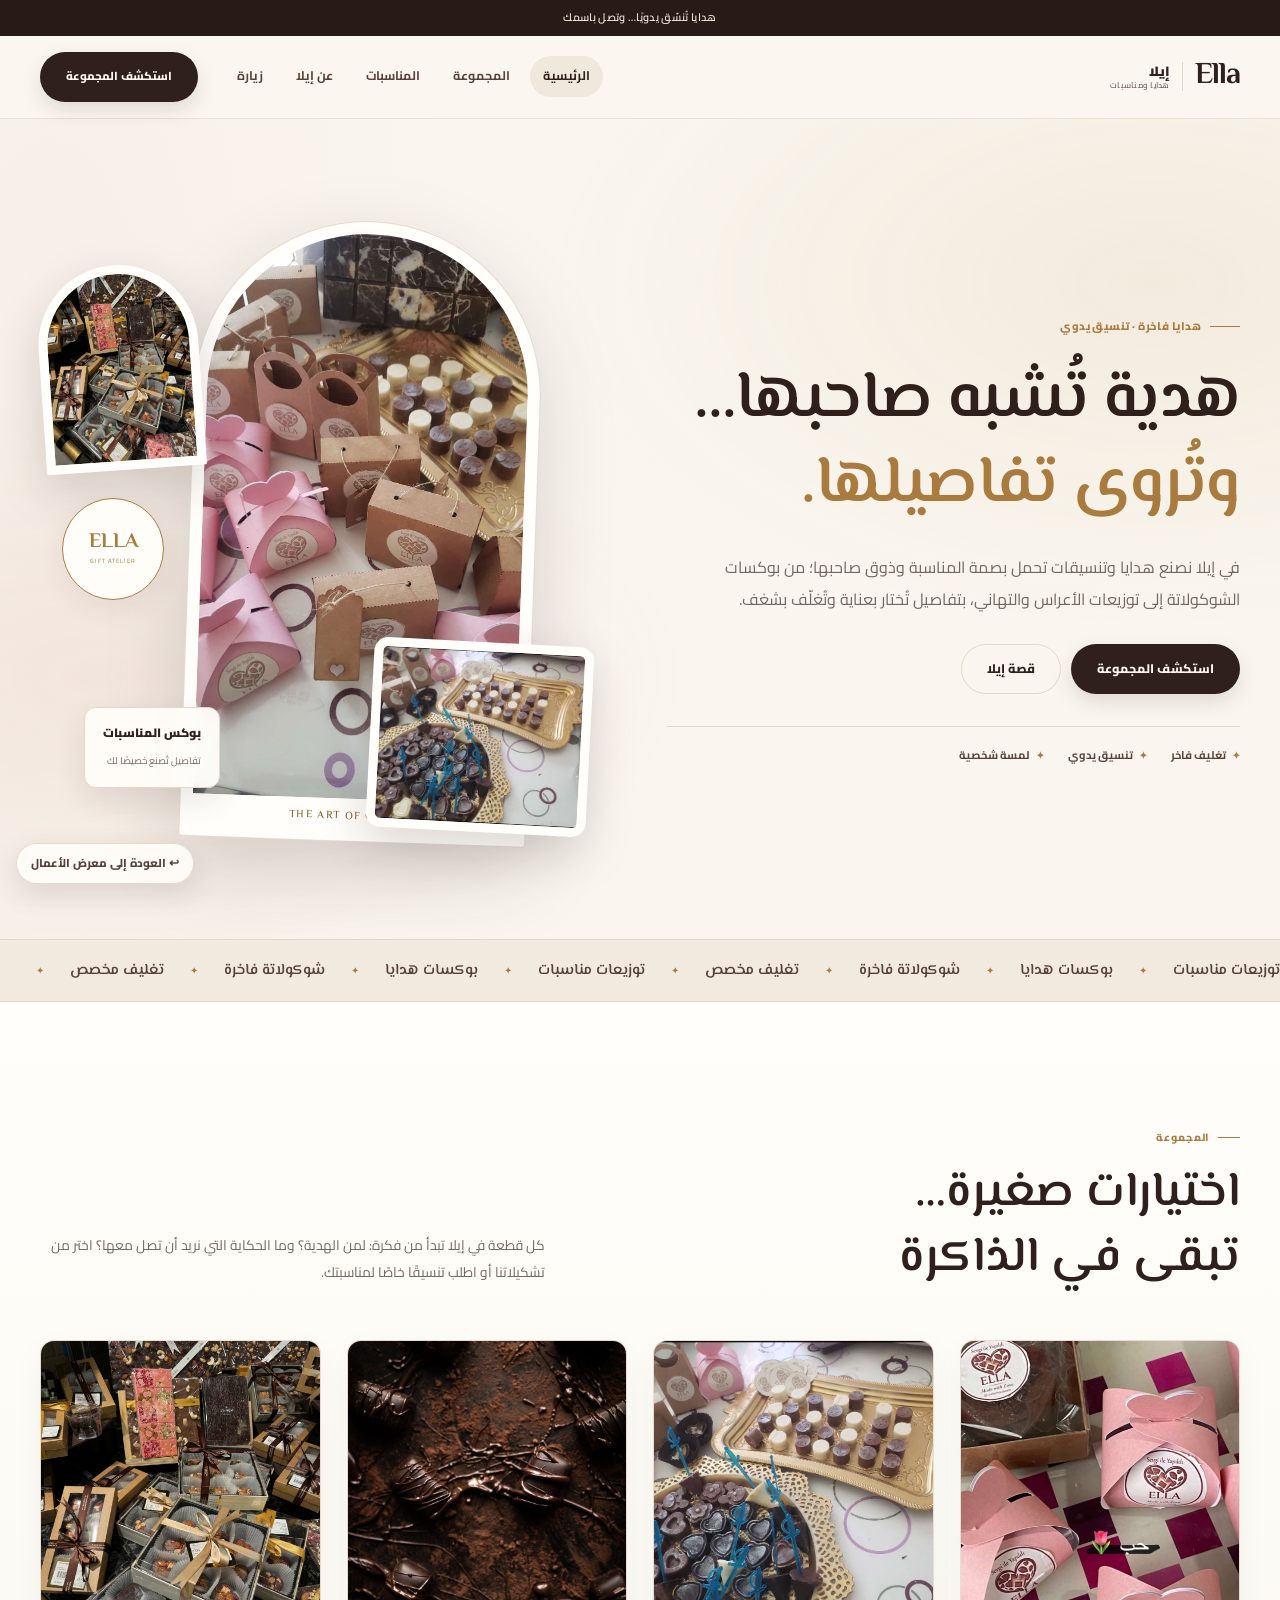
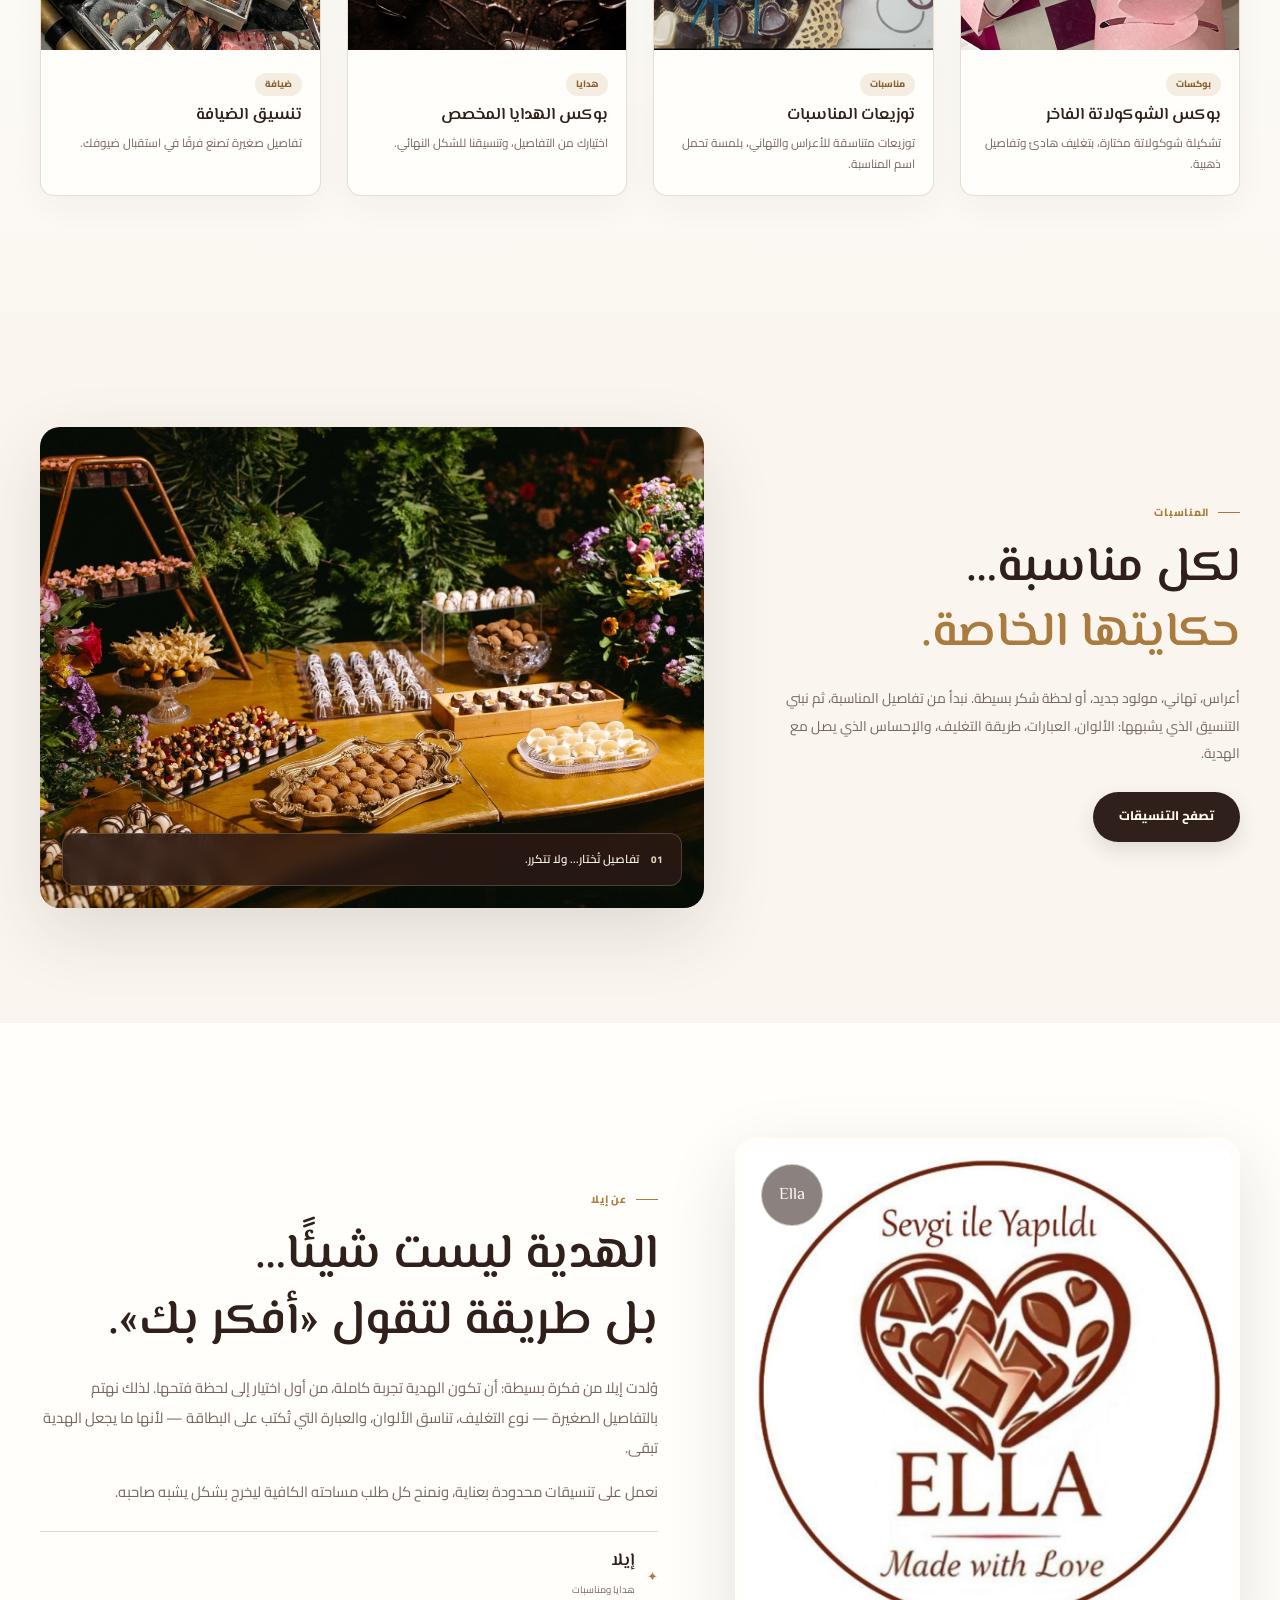
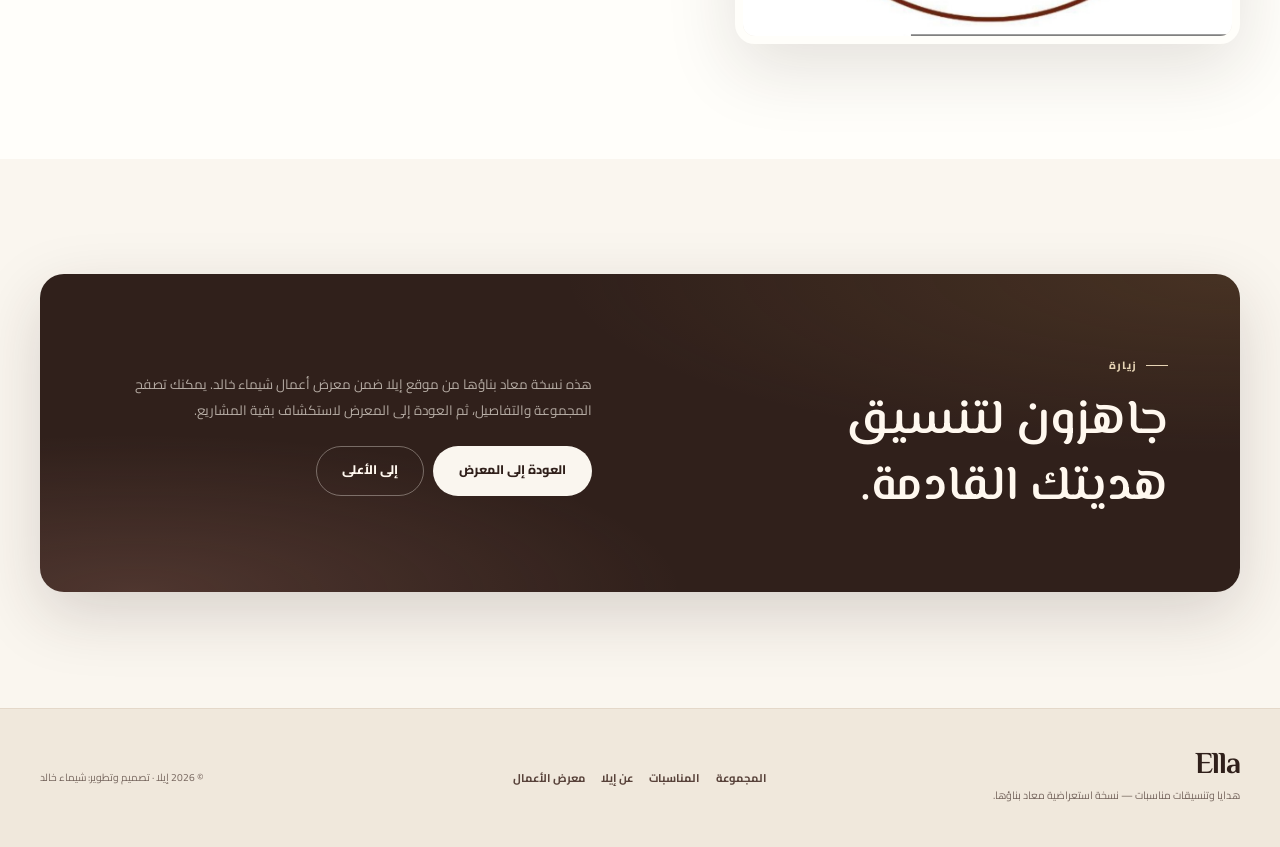
<file: projects/ELLA/index.html>
<!DOCTYPE html>
<html lang="ar" dir="rtl">
<head>
  <meta charset="UTF-8">
  <meta name="viewport" content="width=device-width, initial-scale=1.0">
  <title>إيلا | هدايا وتنسيقات مناسبات</title>
  <meta name="description" content="إيلا — مساحة للهدايا والتنسيقات الفاخرة: بوكسات، توزيعات مناسبات، وتفاصيل تُصنع بعناية.">
  <meta name="theme-color" content="#2c1a15">
  <link rel="preconnect" href="https://fonts.googleapis.com">
  <link rel="preconnect" href="https://fonts.gstatic.com" crossorigin>
  <link href="https://fonts.googleapis.com/css2?family=Cairo:wght@400;500;600;700;800;900&family=El+Messiri:wght@500;600;700&display=swap" rel="stylesheet">
  <link rel="stylesheet" href="style.css">
</head>
<body>
  <a class="skip-link" href="#main">انتقل إلى المحتوى</a>
  <a class="back-home" href="../../index.html" aria-label="العودة إلى معرض الأعمال">↩ العودة إلى معرض الأعمال</a>

  <div class="topbar">
    <p>هدايا تُنسّق يدويًا… وتصل باسمك</p>
  </div>

  <header class="site-header" id="siteHeader">
    <div class="container header-inner">
      <a class="brand" href="#home">
        <span class="brand-script">Ella</span>
        <span class="brand-ar">إيلا<small>هدايا ومناسبات</small></span>
      </a>

      <nav class="main-nav" id="mainNav" aria-label="التنقل الرئيسي">
        <a href="#home" class="is-active">الرئيسية</a>
        <a href="#collection">المجموعة</a>
        <a href="#occasions">المناسبات</a>
        <a href="#story">عن إيلا</a>
        <a href="#visit">زيارة</a>
      </nav>

      <a class="btn btn-dark header-cta" href="#collection">استكشف المجموعة</a>

      <button class="menu-toggle" id="menuToggle" type="button" aria-label="فتح القائمة" aria-expanded="false" aria-controls="mainNav">
        <span aria-hidden="true"></span><span aria-hidden="true"></span><span aria-hidden="true"></span>
      </button>
    </div>
  </header>

  <main id="main">
    <section class="hero" id="home">
      <div class="hero-texture" aria-hidden="true"></div>
      <div class="container hero-grid">
        <div class="hero-copy">
          <p class="eyebrow"><span></span> هدايا فاخرة · تنسيق يدوي</p>
          <h1>هدية تُشبه صاحبها…<br><em>وتُروى تفاصيلها.</em></h1>
          <p class="lead">في إيلا نصنع هدايا وتنسيقات تحمل بصمة المناسبة وذوق صاحبها؛ من بوكسات الشوكولاتة إلى توزيعات الأعراس والتهاني، بتفاصيل تُختار بعناية وتُغلّف بشغف.</p>
          <div class="hero-actions">
            <a class="btn btn-dark" href="#collection">استكشف المجموعة</a>
            <a class="btn btn-line" href="#story">قصة إيلا</a>
          </div>
          <ul class="hero-notes" aria-label="تفاصيل العلامة">
            <li><span aria-hidden="true">✦</span> تغليف فاخر</li>
            <li><span aria-hidden="true">✦</span> تنسيق يدوي</li>
            <li><span aria-hidden="true">✦</span> لمسة شخصية</li>
          </ul>
        </div>

        <div class="hero-visual" aria-label="صور من تشكيلة إيلا">
          <div class="visual-frame">
            <img src="assets/gift-1.jpg" alt="بوكس هدايا فاخر من تشكيلة إيلا" width="1068" height="1904" fetchpriority="high" loading="lazy">
            <span class="frame-caption">The Art of Gifting</span>
          </div>
          <figure class="visual-mini mini-one">
            <img src="assets/photo-3.jpg" alt="تفاصيل تغليف هدية من إيلا" width="975" height="1300" loading="lazy">
          </figure>
          <figure class="visual-mini mini-two">
            <img src="assets/events-1.jpg" alt="تنسيق هدايا لمناسبة خاصة" width="1080" height="817" loading="lazy">
          </figure>
          <div class="seal" aria-hidden="true">
            <span>ELLA</span>
            <small>GIFT ATELIER</small>
          </div>
          <div class="visual-card" aria-hidden="true">
            <strong>بوكس المناسبات</strong>
            <span>تفاصيل تُصنع خصيصًا لك</span>
          </div>
        </div>
      </div>
    </section>

    <div class="marquee" aria-hidden="true">
      <div class="marquee-track">
        <span>توزيعات مناسبات</span><i>✦</i><span>بوكسات هدايا</span><i>✦</i><span>شوكولاتة فاخرة</span><i>✦</i><span>تغليف مخصص</span><i>✦</i>
        <span>توزيعات مناسبات</span><i>✦</i><span>بوكسات هدايا</span><i>✦</i><span>شوكولاتة فاخرة</span><i>✦</i><span>تغليف مخصص</span><i>✦</i>
      </div>
    </div>

    <section class="section collection" id="collection">
      <div class="container">
        <div class="section-head reveal">
          <div>
            <p class="kicker">المجموعة</p>
            <h2>اختيارات صغيرة…<br>تبقى في الذاكرة</h2>
          </div>
          <p>كل قطعة في إيلا تبدأ من فكرة: لمن الهدية؟ وما الحكاية التي نريد أن تصل معها؟ اختر من تشكيلاتنا أو اطلب تنسيقًا خاصًا لمناسبتك.</p>
        </div>

        <div class="product-grid">
          <article class="product-card reveal">
            <button class="product-media" type="button" data-product="gift" aria-label="عرض تفاصيل بوكس الشوكولاتة الفاخر">
              <img src="assets/gift-2.jpg" alt="بوكس شوكولاتة فاخر بتغليف أنيق" width="1080" height="1901" loading="lazy">
              <span class="product-action">عرض التفاصيل <span aria-hidden="true">↗</span></span>
            </button>
            <div class="product-info">
              <span class="product-cat">بوكسات</span>
              <h3>بوكس الشوكولاتة الفاخر</h3>
              <p>تشكيلة شوكولاتة مختارة، بتغليف هادئ وتفاصيل ذهبية.</p>
            </div>
          </article>

          <article class="product-card reveal">
            <button class="product-media" type="button" data-product="events" aria-label="عرض تفاصيل توزيعات المناسبات">
              <img src="assets/events-1.jpg" alt="توزيعة مناسبات مع تغليف أنيق" width="1080" height="817" loading="lazy">
              <span class="product-action">عرض التفاصيل <span aria-hidden="true">↗</span></span>
            </button>
            <div class="product-info">
              <span class="product-cat">مناسبات</span>
              <h3>توزيعات المناسبات</h3>
              <p>توزيعات متناسقة للأعراس والتهاني، بلمسة تحمل اسم المناسبة.</p>
            </div>
          </article>

          <article class="product-card reveal">
            <button class="product-media" type="button" data-product="giftbox" aria-label="عرض تفاصيل بوكس الهدايا المخصص">
              <img src="assets/photo-1.jpg" alt="بوكس هدايا بتفاصيل وردية ناعمة" width="867" height="1300" loading="lazy">
              <span class="product-action">عرض التفاصيل <span aria-hidden="true">↗</span></span>
            </button>
            <div class="product-info">
              <span class="product-cat">هدايا</span>
              <h3>بوكس الهدايا المخصص</h3>
              <p>اختيارك من التفاصيل، وتنسيقنا للشكل النهائي.</p>
            </div>
          </article>

          <article class="product-card reveal">
            <button class="product-media" type="button" data-product="detail" aria-label="عرض تفاصيل تنسيق الضيافة">
              <img src="assets/photo-3.jpg" alt="تنسيق ضيافة وتفاصيل تغليف من إيلا" width="975" height="1300" loading="lazy">
              <span class="product-action">عرض التفاصيل <span aria-hidden="true">↗</span></span>
            </button>
            <div class="product-info">
              <span class="product-cat">ضيافة</span>
              <h3>تنسيق الضيافة</h3>
              <p>تفاصيل صغيرة تصنع فرقًا في استقبال ضيوفك.</p>
            </div>
          </article>
        </div>
      </div>
    </section>

    <section class="section occasions" id="occasions">
      <div class="container occasions-grid">
        <div class="occasions-copy reveal">
          <p class="kicker">المناسبات</p>
          <h2>لكل مناسبة…<br><em>حكايتها الخاصة.</em></h2>
          <p>أعراس، تهاني، مولود جديد، أو لحظة شكر بسيطة. نبدأ من تفاصيل المناسبة، ثم نبني التنسيق الذي يشبهها: الألوان، العبارات، طريقة التغليف، والإحساس الذي يصل مع الهدية.</p>
          <a class="btn btn-dark" href="#collection">تصفح التنسيقات</a>
        </div>
        <figure class="occasions-image reveal">
          <img src="assets/photo-2.jpg" alt="طاولة تنسيق هدايا ومناسبات من إيلا" width="1880" height="1253" loading="lazy">
          <figcaption>
            <span>01</span>
            <p>تفاصيل تُختار… ولا تتكرر.</p>
          </figcaption>
        </figure>
      </div>
    </section>

    <section class="section story" id="story">
      <div class="container story-grid">
        <figure class="story-image reveal">
          <img src="assets/brand.jpg" alt="هوية إيلا البصرية للهدايا والمناسبات" width="1072" height="1078" loading="lazy">
          <span class="story-stamp" aria-hidden="true">Ella</span>
        </figure>
        <div class="story-copy reveal">
          <p class="kicker">عن إيلا</p>
          <h2>الهدية ليست شيئًا…<br>بل طريقة لتقول «أفكر بك».</h2>
          <p>وُلدت إيلا من فكرة بسيطة: أن تكون الهدية تجربة كاملة، من أول اختيار إلى لحظة فتحها. لذلك نهتم بالتفاصيل الصغيرة — نوع التغليف، تناسق الألوان، والعبارة التي تُكتب على البطاقة — لأنها ما يجعل الهدية تبقى.</p>
          <p>نعمل على تنسيقات محدودة بعناية، ونمنح كل طلب مساحته الكافية ليخرج بشكل يشبه صاحبه.</p>
          <div class="story-signature">
            <span aria-hidden="true">✦</span>
            <div><strong>إيلا</strong><small>هدايا ومناسبات</small></div>
          </div>
        </div>
      </div>
    </section>

    <section class="section visit" id="visit">
      <div class="container visit-box reveal">
        <div>
          <p class="kicker">زيارة</p>
          <h2>جاهزون لتنسيق<br>هديتك القادمة.</h2>
        </div>
        <div class="visit-copy">
          <p>هذه نسخة معاد بناؤها من موقع إيلا ضمن معرض أعمال شيماء خالد. يمكنك تصفح المجموعة والتفاصيل، ثم العودة إلى المعرض لاستكشاف بقية المشاريع.</p>
          <div class="visit-actions">
            <a class="btn btn-cream" href="../../index.html">العودة إلى المعرض</a>
            <a class="btn btn-line-dark" href="#home">إلى الأعلى</a>
          </div>
        </div>
      </div>
    </section>
  </main>

  <footer class="site-footer">
    <div class="container footer-inner">
      <div class="footer-brand">
        <span class="brand-script">Ella</span>
        <p>هدايا وتنسيقات مناسبات — نسخة استعراضية معاد بناؤها.</p>
      </div>
      <nav aria-label="روابط إيلا">
        <a href="#collection">المجموعة</a>
        <a href="#occasions">المناسبات</a>
        <a href="#story">عن إيلا</a>
        <a href="../../index.html">معرض الأعمال</a>
      </nav>
      <p class="copyright">© 2026 إيلا · تصميم وتطوير: شيماء خالد</p>
    </div>
  </footer>

  <dialog class="product-dialog" id="productDialog" aria-labelledby="dialogTitle">
    <button class="dialog-close" id="dialogClose" type="button" aria-label="إغلاق">×</button>
    <p class="dialog-cat" id="dialogCat">المجموعة</p>
    <h2 id="dialogTitle">تفاصيل المنتج</h2>
    <p id="dialogText">تفاصيل المنتج.</p>
    <a class="btn btn-dark dialog-btn" href="#visit">اطلب تنسيقتك</a>
  </dialog>

  <script src="script.js"></script>
</body>
</html>
</file>
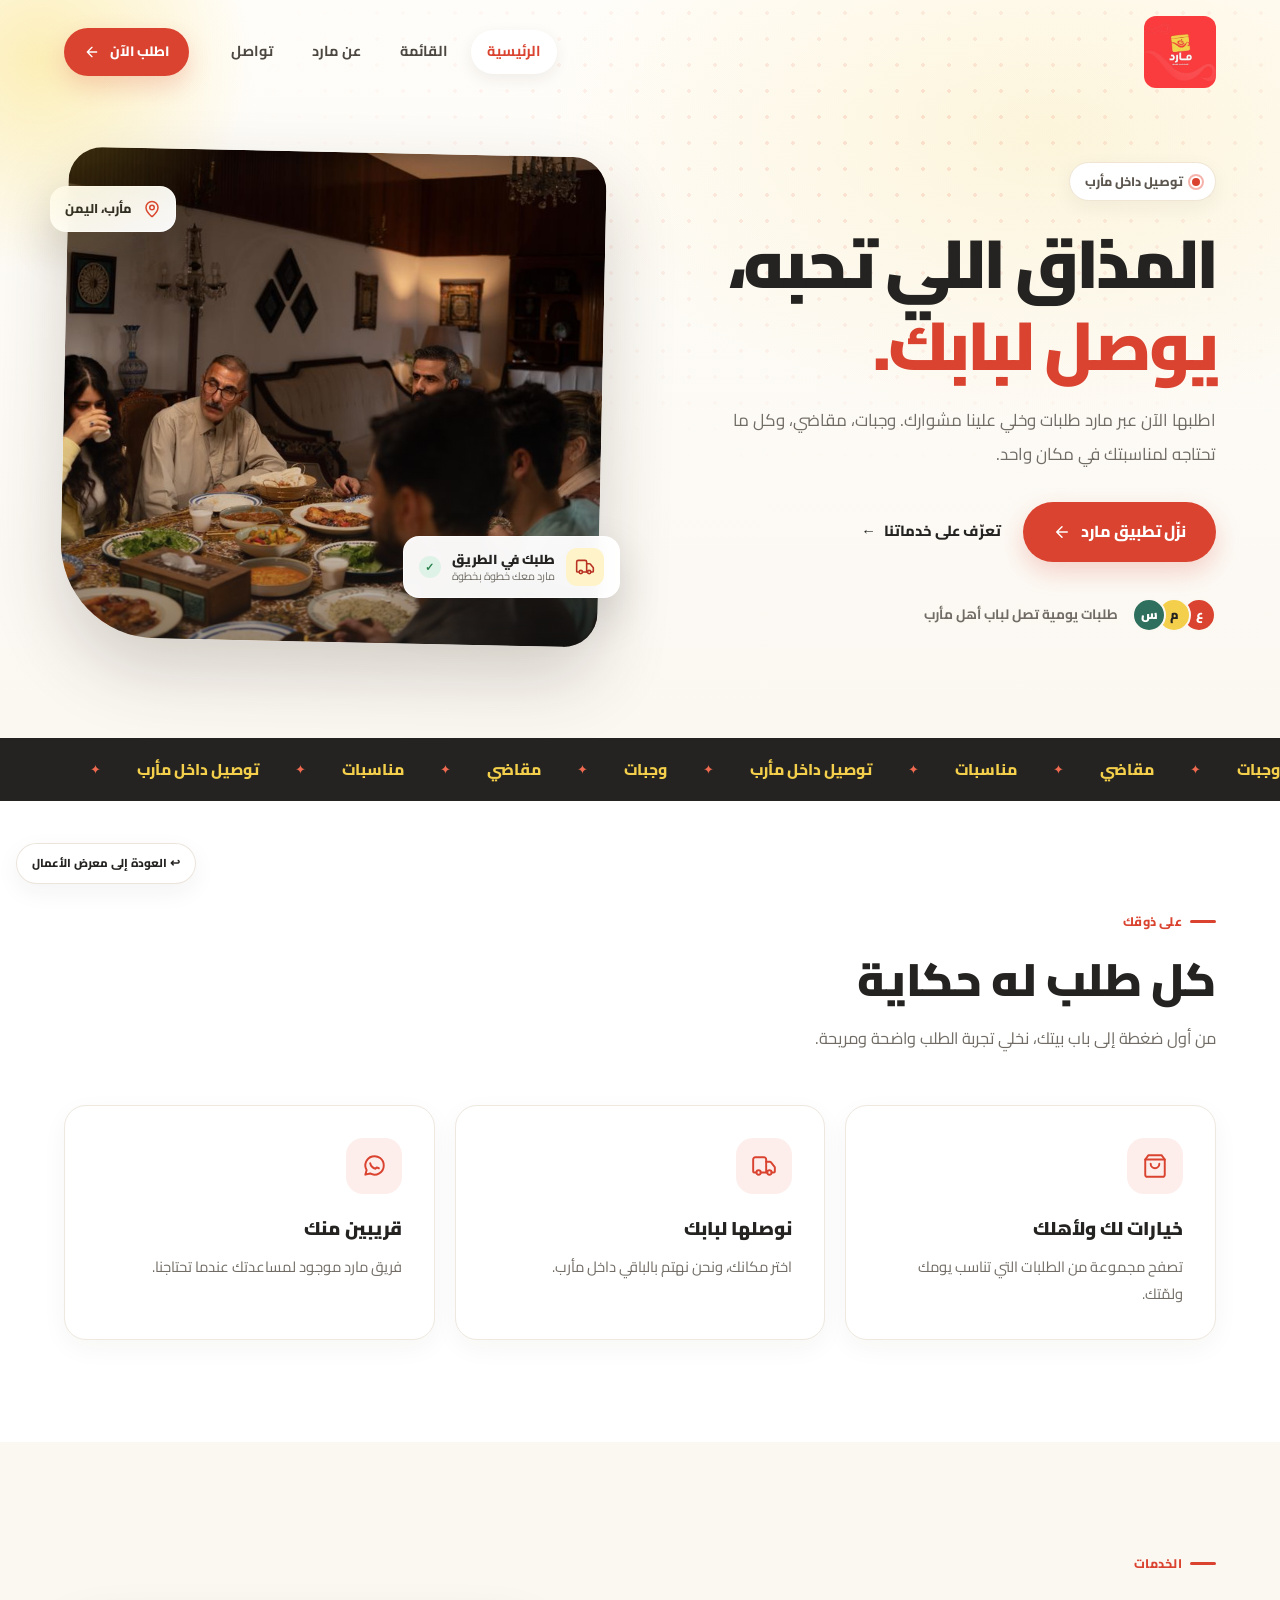
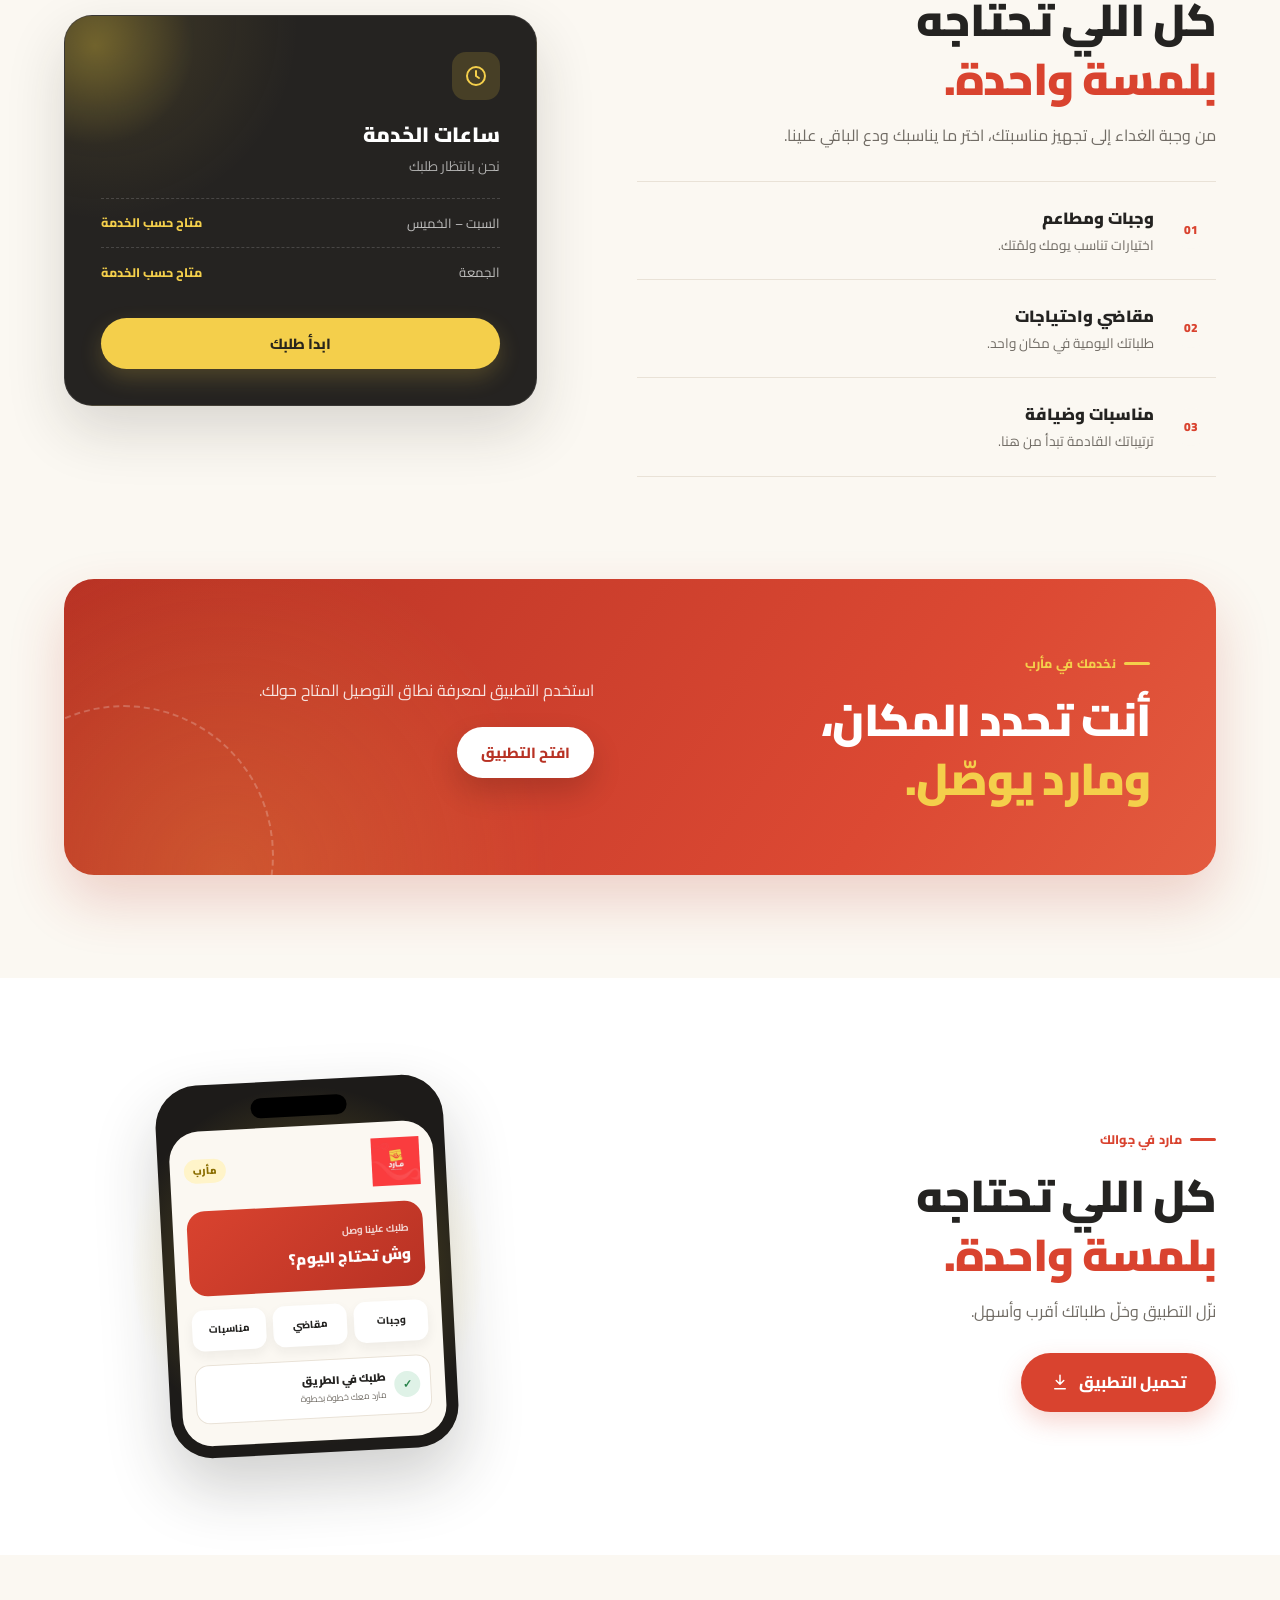
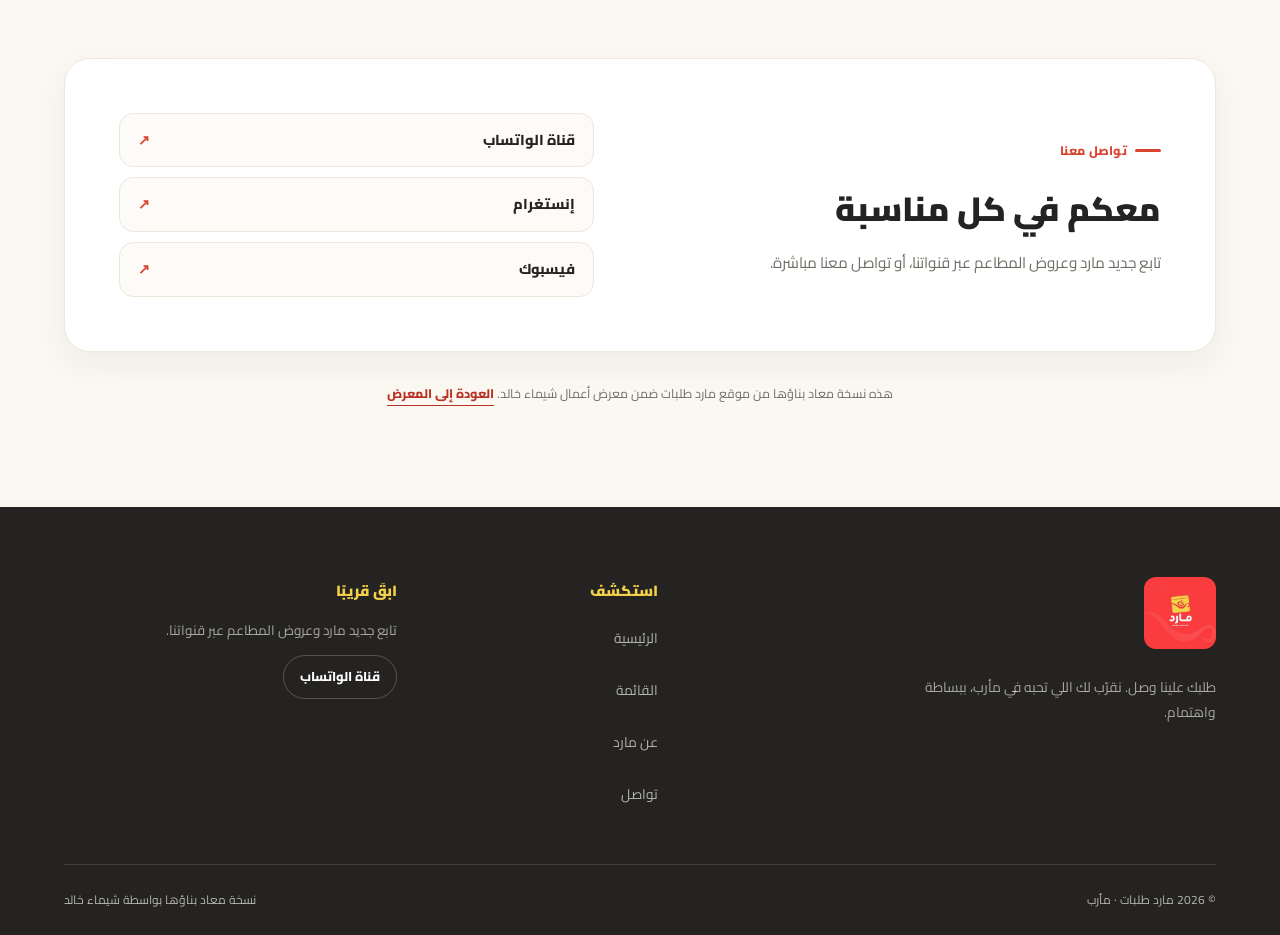
<file: projects/mared/index.html>
<!DOCTYPE html>
<html lang="ar" dir="rtl">
<head>
  <meta charset="UTF-8">
  <meta name="viewport" content="width=device-width, initial-scale=1.0">
  <title>مارد طلبات | طلبك علينا وصل</title>
  <meta name="description" content="مارد طلبات — طلبك علينا وصل في مأرب. وجبات، مقاضي، وكل ما تحتاجه لمناسبتك في مكان واحد.">
  <meta name="theme-color" content="#d9482c">
  <link rel="preconnect" href="https://fonts.googleapis.com">
  <link rel="preconnect" href="https://fonts.gstatic.com" crossorigin>
  <link href="https://fonts.googleapis.com/css2?family=Cairo:wght@400;500;600;700;800;900&display=swap" rel="stylesheet">
  <link rel="stylesheet" href="style.css">
</head>
<body>
  <a class="skip-link" href="#main">انتقل إلى المحتوى</a>
  <a class="back-home" href="../../index.html" aria-label="العودة إلى معرض الأعمال">↩ العودة إلى معرض الأعمال</a>

  <header class="site-header" id="siteHeader">
    <div class="container header-inner">
      <a class="brand" href="#home" aria-label="مارد طلبات — الرئيسية">
        <img class="brand-logo" src="assets/mared-logo.png" alt="مارد — طلبك علينا وصل" loading="lazy" width="512" height="512">
      </a>

      <nav class="main-nav" id="mainNav" aria-label="التنقل الرئيسي">
        <a href="#home" class="is-active">الرئيسية</a>
        <a href="#services">القائمة</a>
        <a href="#about">عن مارد</a>
        <a href="#contact">تواصل</a>
      </nav>

      <a class="btn btn-primary header-cta" href="https://onelink.to/bdy6b7" target="_blank" rel="noopener noreferrer">
        اطلب الآن
        <svg viewBox="0 0 24 24" aria-hidden="true"><path d="m12 19-7-7 7-7M19 12H5"/></svg>
      </a>

      <button class="menu-toggle" id="menuToggle" type="button" aria-label="فتح القائمة" aria-expanded="false" aria-controls="mainNav">
        <span></span><span></span><span></span>
      </button>
    </div>
  </header>

  <main id="main">
    <section class="hero" id="home">
      <div class="hero-pattern" aria-hidden="true"></div>
      <div class="container hero-grid">
        <div class="hero-copy">
          <span class="pill"><span class="pulse"></span> توصيل داخل مأرب</span>
          <h1>المذاق اللي تحبه،<br><em>يوصل لبابك.</em></h1>
          <p>اطلبها الآن عبر مارد طلبات وخلي علينا مشوارك. وجبات، مقاضي، وكل ما تحتاجه لمناسبتك في مكان واحد.</p>

          <div class="hero-actions">
            <a class="btn btn-primary btn-lg" href="https://onelink.to/bdy6b7" target="_blank" rel="noopener noreferrer">
              نزّل تطبيق مارد
              <svg viewBox="0 0 24 24" aria-hidden="true"><path d="m12 19-7-7 7-7M19 12H5"/></svg>
            </a>
            <a class="text-link" href="#services">تعرّف على خدماتنا <span aria-hidden="true">←</span></a>
          </div>

          <div class="hero-trust">
            <div class="avatar-stack" aria-hidden="true"><span>ع</span><span>م</span><span>س</span></div>
            <span>طلبات يومية تصل لباب أهل مأرب</span>
          </div>
        </div>

        <div class="hero-visual">
          <div class="photo-frame">
            <img src="assets/hero.jpg" alt="عائلة تجتمع حول مائدة الطعام" width="940" height="627" fetchpriority="high" loading="lazy">
            <div class="photo-overlay" aria-hidden="true"></div>
          </div>

          <div class="floating-card delivery-card">
            <span class="icon-box" aria-hidden="true">
              <svg viewBox="0 0 24 24"><path d="M14 18V6a2 2 0 0 0-2-2H4a2 2 0 0 0-2 2v11a1 1 0 0 0 1 1h2"/><path d="M15 18H9"/><path d="M19 18h2a1 1 0 0 0 1-1v-3.65a1 1 0 0 0-.22-.624l-3.48-4.35A1 1 0 0 0 17.52 8H14"/><circle cx="17" cy="18" r="2"/><circle cx="7" cy="18" r="2"/></svg>
            </span>
            <div><strong>طلبك في الطريق</strong><small>مارد معك خطوة بخطوة</small></div>
            <span class="check" aria-hidden="true">✓</span>
          </div>

          <div class="floating-card location-card">
            <svg viewBox="0 0 24 24" aria-hidden="true"><path d="M20 10c0 4.993-5.539 10.193-7.399 11.799a1 1 0 0 1-1.202 0C9.539 20.193 4 14.993 4 10a8 8 0 0 1 16 0"/><circle cx="12" cy="10" r="3"/></svg>
            <span>مأرب، اليمن</span>
          </div>
        </div>
      </div>
    </section>

    <div class="ticker" aria-hidden="true">
      <div class="ticker-track">
        <span>وجبات</span><i>✦</i><span>مقاضي</span><i>✦</i><span>مناسبات</span><i>✦</i><span>توصيل داخل مأرب</span><i>✦</i>
        <span>وجبات</span><i>✦</i><span>مقاضي</span><i>✦</i><span>مناسبات</span><i>✦</i><span>توصيل داخل مأرب</span><i>✦</i>
      </div>
    </div>

    <section class="section benefits" id="about">
      <div class="container">
        <div class="section-title reveal">
          <span class="eyebrow">على ذوقك</span>
          <h2>كل طلب له حكاية</h2>
          <p>من أول ضغطة إلى باب بيتك، نخلي تجربة الطلب واضحة ومريحة.</p>
        </div>

        <div class="benefit-grid">
          <article class="benefit reveal">
            <span class="benefit-icon" aria-hidden="true">
              <svg viewBox="0 0 24 24"><path d="M6 2 3 6v14a2 2 0 0 0 2 2h14a2 2 0 0 0 2-2V6l-3-4Z"/><path d="M3 6h18"/><path d="M16 10a4 4 0 0 1-8 0"/></svg>
            </span>
            <h3>خيارات لك ولأهلك</h3>
            <p>تصفح مجموعة من الطلبات التي تناسب يومك ولمّتك.</p>
          </article>

          <article class="benefit reveal">
            <span class="benefit-icon" aria-hidden="true">
              <svg viewBox="0 0 24 24"><path d="M14 18V6a2 2 0 0 0-2-2H4a2 2 0 0 0-2 2v11a1 1 0 0 0 1 1h2"/><path d="M15 18H9"/><path d="M19 18h2a1 1 0 0 0 1-1v-3.65a1 1 0 0 0-.22-.624l-3.48-4.35A1 1 0 0 0 17.52 8H14"/><circle cx="17" cy="18" r="2"/><circle cx="7" cy="18" r="2"/></svg>
            </span>
            <h3>نوصلها لبابك</h3>
            <p>اختر مكانك، ونحن نهتم بالباقي داخل مأرب.</p>
          </article>

          <article class="benefit reveal">
            <span class="benefit-icon" aria-hidden="true">
              <svg viewBox="0 0 24 24"><path d="M21 11.5a8.5 8.5 0 0 1-12.6 7.4L4 20l1.2-4.2A8.5 8.5 0 1 1 21 11.5Z"/><path d="M8.5 9.5c.5 2.4 2.6 4.5 5 5l1-1.2 2 .8"/></svg>
            </span>
            <h3>قريبين منك</h3>
            <p>فريق مارد موجود لمساعدتك عندما تحتاجنا.</p>
          </article>
        </div>
      </div>
    </section>

    <section class="section services" id="services">
      <div class="container services-grid">
        <div class="services-copy reveal">
          <span class="eyebrow">الخدمات</span>
          <h2>كل اللي تحتاجه<br><em>بلمسة واحدة.</em></h2>
          <p>من وجبة الغداء إلى تجهيز مناسبتك، اختر ما يناسبك ودع الباقي علينا.</p>

          <ul class="service-list">
            <li><span>01</span><div><strong>وجبات ومطاعم</strong><small>اختيارات تناسب يومك ولمّتك.</small></div></li>
            <li><span>02</span><div><strong>مقاضي واحتياجات</strong><small>طلباتك اليومية في مكان واحد.</small></div></li>
            <li><span>03</span><div><strong>مناسبات وضيافة</strong><small>ترتيباتك القادمة تبدأ من هنا.</small></div></li>
          </ul>
        </div>

        <aside class="hours-card reveal" aria-label="ساعات الخدمة">
          <span class="hours-icon" aria-hidden="true">
            <svg viewBox="0 0 24 24"><circle cx="12" cy="12" r="9"/><path d="M12 7v5l3 2"/></svg>
          </span>
          <h3>ساعات الخدمة</h3>
          <p>نحن بانتظار طلبك</p>

          <div class="hours-row">
            <span>السبت – الخميس</span>
            <strong>متاح حسب الخدمة</strong>
          </div>
          <div class="hours-row">
            <span>الجمعة</span>
            <strong>متاح حسب الخدمة</strong>
          </div>

          <a class="btn btn-yellow" href="https://onelink.to/bdy6b7" target="_blank" rel="noopener noreferrer">ابدأ طلبك</a>
        </aside>
      </div>
    </section>

    <section class="section coverage">
      <div class="container coverage-box reveal">
        <div>
          <span class="eyebrow light">نخدمك في مأرب</span>
          <h2>أنت تحدد المكان،<br><em>ومارد يوصّل.</em></h2>
        </div>
        <div class="coverage-copy">
          <p>استخدم التطبيق لمعرفة نطاق التوصيل المتاح حولك.</p>
          <a class="btn btn-light" href="https://onelink.to/bdy6b7" target="_blank" rel="noopener noreferrer">افتح التطبيق</a>
        </div>
      </div>
    </section>

    <section class="section app-section">
      <div class="container app-grid">
        <div class="app-copy reveal">
          <span class="eyebrow">مارد في جوالك</span>
          <h2>كل اللي تحتاجه<br><em>بلمسة واحدة.</em></h2>
          <p>نزّل التطبيق وخلّ طلباتك أقرب وأسهل.</p>
          <a class="btn btn-primary btn-lg" href="https://onelink.to/bdy6b7" target="_blank" rel="noopener noreferrer">
            تحميل التطبيق
            <svg viewBox="0 0 24 24" aria-hidden="true"><path d="M12 3v12M7 10l5 5 5-5M5 21h14"/></svg>
          </a>
        </div>

        <div class="phone-mock" aria-hidden="true">
          <div class="phone-notch"></div>
          <div class="phone-screen">
            <div class="phone-top"><img class="phone-logo" src="assets/mared-logo.png" alt="" loading="lazy" width="512" height="512"><span class="phone-badge">مأرب</span></div>
            <div class="phone-hero">
              <span>طلبك علينا وصل</span>
              <strong>وش تحتاج اليوم؟</strong>
            </div>
            <div class="phone-options">
              <span>وجبات</span><span>مقاضي</span><span>مناسبات</span>
            </div>
            <div class="phone-order">
              <span class="phone-order-icon">✓</span>
              <div><strong>طلبك في الطريق</strong><small>مارد معك خطوة بخطوة</small></div>
            </div>
          </div>
        </div>
      </div>
    </section>

    <section class="section contact" id="contact">
      <div class="container contact-box reveal">
        <div>
          <span class="eyebrow">تواصل معنا</span>
          <h2>معكم في كل مناسبة</h2>
          <p>تابع جديد مارد وعروض المطاعم عبر قنواتنا، أو تواصل معنا مباشرة.</p>
        </div>
        <div class="contact-links">
          <a href="https://whatsapp.com/channel/0029Vb7DLwGBfxnzgdsHjb2A" target="_blank" rel="noopener noreferrer">قناة الواتساب <span aria-hidden="true">↗</span></a>
          <a href="https://www.instagram.com/maredeliveryapp" target="_blank" rel="noopener noreferrer">إنستغرام <span aria-hidden="true">↗</span></a>
          <a href="https://www.facebook.com/share/17BjWCyU9B/" target="_blank" rel="noopener noreferrer">فيسبوك <span aria-hidden="true">↗</span></a>
        </div>
      </div>
      <p class="rebuild-note">هذه نسخة معاد بناؤها من موقع مارد طلبات ضمن معرض أعمال شيماء خالد. <a href="../../index.html">العودة إلى المعرض</a></p>
    </section>
  </main>

  <footer class="site-footer">
    <div class="container footer-grid">
      <div class="footer-brand">
        <a class="brand brand-footer" href="#home">
          <img class="brand-logo" src="assets/mared-logo.png" alt="مارد — طلبك علينا وصل" loading="lazy" width="512" height="512">
        </a>
        <p>طلبك علينا وصل. نقرّب لك اللي تحبه في مأرب، ببساطة واهتمام.</p>
      </div>

      <nav class="footer-nav" aria-label="روابط التذييل">
        <strong>استكشف</strong>
        <a href="#home">الرئيسية</a>
        <a href="#services">القائمة</a>
        <a href="#about">عن مارد</a>
        <a href="#contact">تواصل</a>
      </nav>

      <div class="footer-contact">
        <strong>ابقَ قريبًا</strong>
        <p>تابع جديد مارد وعروض المطاعم عبر قنواتنا.</p>
        <a href="https://whatsapp.com/channel/0029Vb7DLwGBfxnzgdsHjb2A" target="_blank" rel="noopener noreferrer">قناة الواتساب</a>
      </div>
    </div>
    <div class="container footer-bottom">
      <p>© 2026 مارد طلبات · مأرب</p>
      <p>نسخة معاد بناؤها بواسطة شيماء خالد</p>
    </div>
  </footer>

  <script src="script.js"></script>
</body>
</html>
</file>
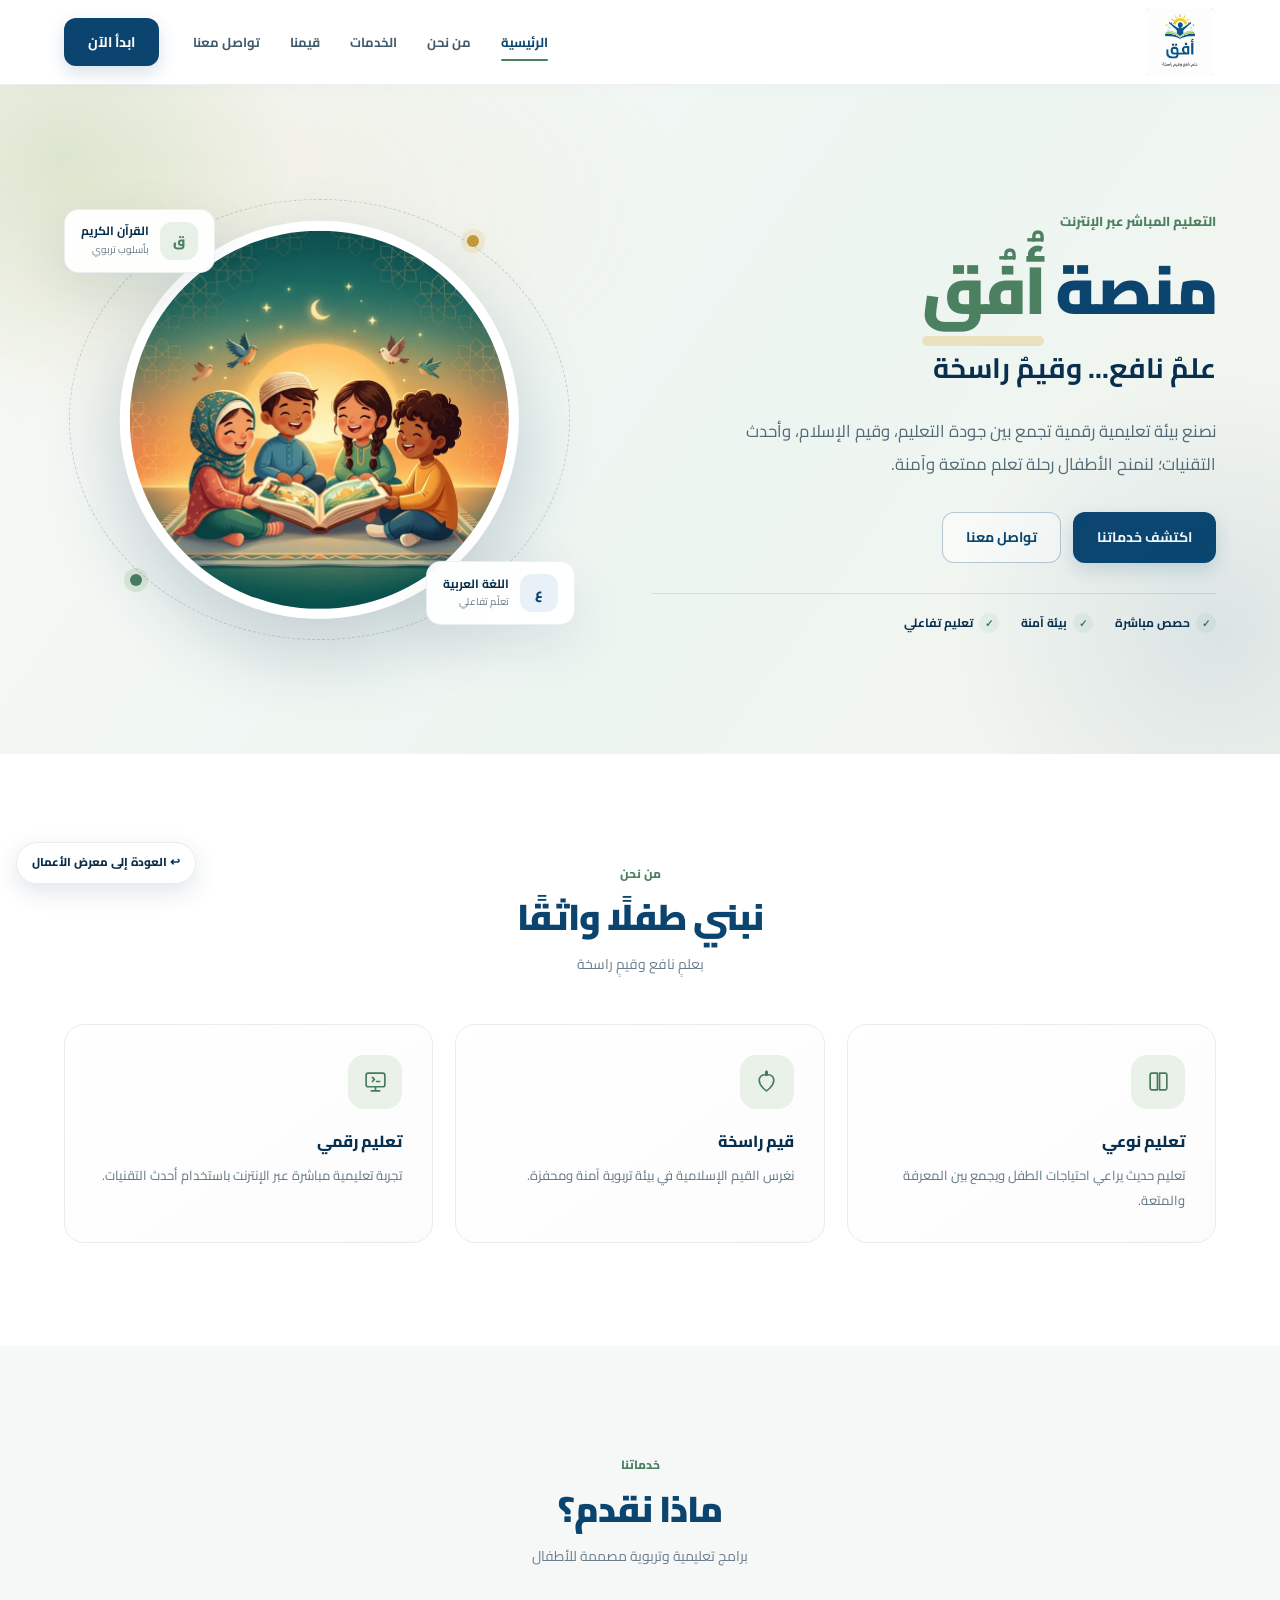
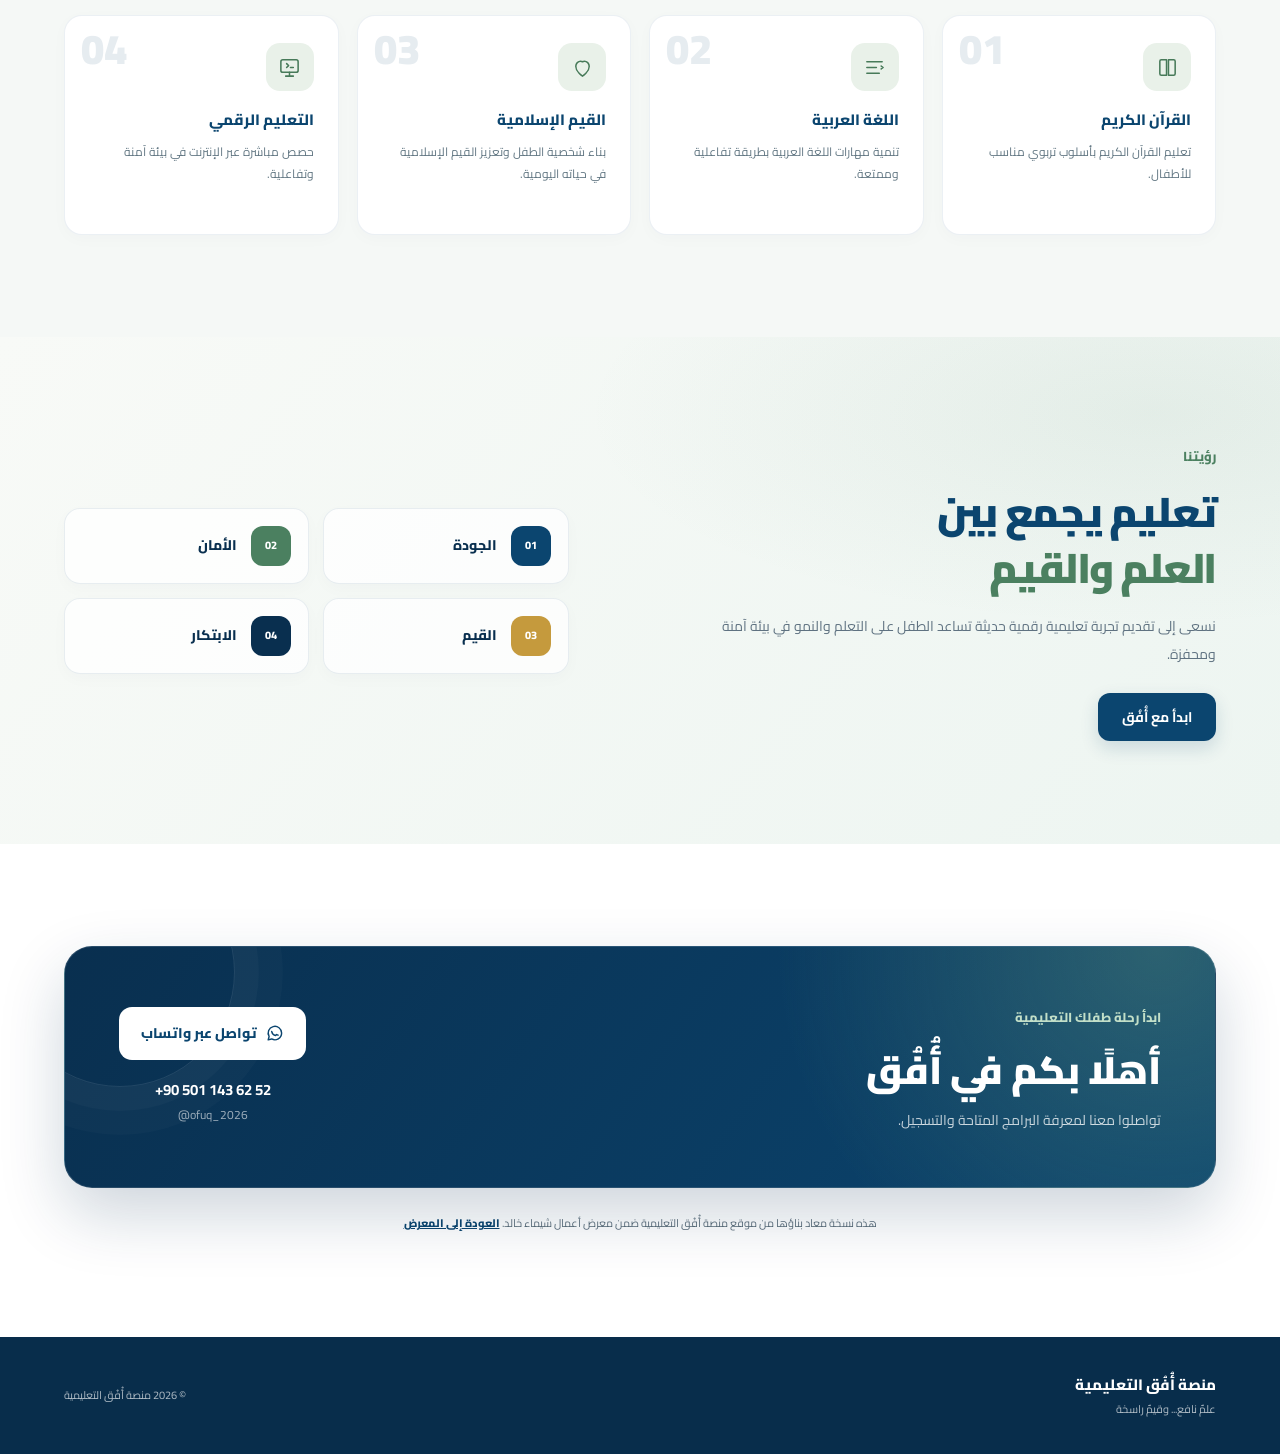
<file: projects/ofuq/index.html>
<!DOCTYPE html>
<html lang="ar" dir="rtl">
<head>
  <meta charset="UTF-8">
  <meta name="viewport" content="width=device-width, initial-scale=1.0">
  <title>منصة أُفُق التعليمية | علمٌ نافع وقيمٌ راسخة</title>
  <meta name="description" content="منصة أُفُق التعليمية: تعليم القرآن الكريم واللغة العربية والقيم الإسلامية للأطفال عبر حصص مباشرة في بيئة رقمية آمنة ومحفزة.">
  <meta name="theme-color" content="#0b456f">
  <link rel="preconnect" href="https://fonts.googleapis.com">
  <link rel="preconnect" href="https://fonts.gstatic.com" crossorigin>
  <link href="https://fonts.googleapis.com/css2?family=Cairo:wght@400;500;600;700;800;900&display=swap" rel="stylesheet">
  <link rel="stylesheet" href="style.css">
</head>
<body>
  <a class="skip-link" href="#main">انتقل إلى المحتوى</a>
  <a class="back-home" href="../../index.html" aria-label="العودة إلى معرض الأعمال">↩ العودة إلى معرض الأعمال</a>

  <header class="navbar" id="navbar">
    <div class="container nav-content">
      <a href="#home" class="logo" aria-label="منصة أُفُق — الرئيسية">
        <img src="assets/logo.png" alt="منصة أُفُق التعليمية" loading="lazy" width="512" height="512">
      </a>

      <nav class="main-nav" id="mainNav" aria-label="التنقل الرئيسي">
        <a href="#home" class="is-active" aria-current="location">الرئيسية</a>
        <a href="#about">من نحن</a>
        <a href="#services">الخدمات</a>
        <a href="#values">قيمنا</a>
        <a href="#contact">تواصل معنا</a>
      </nav>

      <a href="#contact" class="nav-button">ابدأ الآن</a>

      <button class="menu-toggle" id="menuToggle" type="button" aria-label="فتح القائمة" aria-expanded="false" aria-controls="mainNav">
        <span></span><span></span><span></span>
      </button>
    </div>
  </header>

  <main id="main">
    <section id="home" class="hero">
      <div class="hero-shape shape-one" aria-hidden="true"></div>
      <div class="hero-shape shape-two" aria-hidden="true"></div>

      <div class="container hero-content">
        <div class="hero-text">
          <span class="small-title">التعليم المباشر عبر الإنترنت</span>
          <h1>منصة <span>أُفُق</span></h1>
          <h2>علمٌ نافع... وقيمٌ راسخة</h2>
          <p>نصنع بيئة تعليمية رقمية تجمع بين جودة التعليم، وقيم الإسلام، وأحدث التقنيات؛ لنمنح الأطفال رحلة تعلم ممتعة وآمنة.</p>

          <div class="hero-buttons">
            <a href="#services" class="primary-button">اكتشف خدماتنا</a>
            <a href="#contact" class="secondary-button">تواصل معنا</a>
          </div>

          <ul class="hero-badges" aria-label="مزايا المنصة">
            <li><span aria-hidden="true">✓</span> حصص مباشرة</li>
            <li><span aria-hidden="true">✓</span> بيئة آمنة</li>
            <li><span aria-hidden="true">✓</span> تعليم تفاعلي</li>
          </ul>
        </div>

        <div class="hero-image">
          <div class="image-orbit" aria-hidden="true"></div>
          <div class="image-circle">
            <img src="assets/hero.webp" alt="أطفال يتعلمون معًا في بيئة تعليمية آمنة ومحفزة على منصة أُفُق" width="760" height="760" loading="eager" fetchpriority="high">
          </div>
          <div class="floating-note note-one" aria-hidden="true">
            <span class="note-icon">ق</span>
            <div><strong>القرآن الكريم</strong><small>بأسلوب تربوي</small></div>
          </div>
          <div class="floating-note note-two" aria-hidden="true">
            <span class="note-icon">ع</span>
            <div><strong>اللغة العربية</strong><small>تعلّم تفاعلي</small></div>
          </div>
        </div>
      </div>
    </section>

    <section id="about" class="about section">
      <div class="container">
        <div class="section-heading reveal">
          <span>من نحن</span>
          <h2>نبني طفلًا واثقًا</h2>
          <p>بعلمٍ نافع وقيمٍ راسخة</p>
        </div>

        <div class="about-grid">
          <article class="about-card reveal">
            <div class="icon" aria-hidden="true">
              <svg viewBox="0 0 24 24" fill="none"><path d="M4 5.5C4 4.67 4.67 4 5.5 4H11V20H5.5C4.67 20 4 19.33 4 18.5V5.5Z" stroke="currentColor" stroke-width="1.6" stroke-linejoin="round"/><path d="M20 5.5C20 4.67 19.33 4 18.5 4H13V20H18.5C19.33 20 20 19.33 20 18.5V5.5Z" stroke="currentColor" stroke-width="1.6" stroke-linejoin="round"/></svg>
            </div>
            <h3>تعليم نوعي</h3>
            <p>تعليم حديث يراعي احتياجات الطفل ويجمع بين المعرفة والمتعة.</p>
          </article>

          <article class="about-card reveal">
            <div class="icon" aria-hidden="true">
              <svg viewBox="0 0 24 24" fill="none"><path d="M12 21C12 21 5 16.5 5 10.8C5 7.6 7.5 5.5 10 5.5C11.1 5.5 12 6 12 6C12 6 12.9 5.5 14 5.5C16.5 5.5 19 7.6 19 10.8C19 16.5 12 21 12 21Z" stroke="currentColor" stroke-width="1.6" stroke-linejoin="round"/><path d="M12 6C12 6 10.5 3 12 2C13.5 3 12 6 12 6Z" stroke="currentColor" stroke-width="1.6" stroke-linejoin="round"/></svg>
            </div>
            <h3>قيم راسخة</h3>
            <p>نغرس القيم الإسلامية في بيئة تربوية آمنة ومحفزة.</p>
          </article>

          <article class="about-card reveal">
            <div class="icon" aria-hidden="true">
              <svg viewBox="0 0 24 24" fill="none"><rect x="3" y="4" width="18" height="13" rx="2" stroke="currentColor" stroke-width="1.6"/><path d="M8 21h8M12 17v4" stroke="currentColor" stroke-width="1.6" stroke-linecap="round"/><path d="m9 8 2 2-2 2M13 12h3" stroke="currentColor" stroke-width="1.6" stroke-linecap="round" stroke-linejoin="round"/></svg>
            </div>
            <h3>تعليم رقمي</h3>
            <p>تجربة تعليمية مباشرة عبر الإنترنت باستخدام أحدث التقنيات.</p>
          </article>
        </div>
      </div>
    </section>

    <section id="services" class="services section">
      <div class="container">
        <div class="section-heading reveal">
          <span>خدماتنا</span>
          <h2>ماذا نقدم؟</h2>
          <p>برامج تعليمية وتربوية مصممة للأطفال</p>
        </div>

        <div class="services-grid">
          <article class="service-card reveal">
            <span class="service-number" aria-hidden="true">01</span>
            <div class="service-icon" aria-hidden="true">
              <svg viewBox="0 0 24 24" fill="none"><path d="M4 5.5C4 4.67 4.67 4 5.5 4H11V20H5.5C4.67 20 4 19.33 4 18.5V5.5Z" stroke="currentColor" stroke-width="1.6" stroke-linejoin="round"/><path d="M20 5.5C20 4.67 19.33 4 18.5 4H13V20H18.5C19.33 20 20 19.33 20 18.5V5.5Z" stroke="currentColor" stroke-width="1.6" stroke-linejoin="round"/></svg>
            </div>
            <h3>القرآن الكريم</h3>
            <p>تعليم القرآن الكريم بأسلوب تربوي مناسب للأطفال.</p>
          </article>

          <article class="service-card reveal">
            <span class="service-number" aria-hidden="true">02</span>
            <div class="service-icon" aria-hidden="true">
              <svg viewBox="0 0 24 24" fill="none"><path d="M4 6h16M4 12h10M4 18h13" stroke="currentColor" stroke-width="1.6" stroke-linecap="round"/><path d="M19 10.5 21 12l-2 1.5" stroke="currentColor" stroke-width="1.6" stroke-linecap="round" stroke-linejoin="round"/></svg>
            </div>
            <h3>اللغة العربية</h3>
            <p>تنمية مهارات اللغة العربية بطريقة تفاعلية وممتعة.</p>
          </article>

          <article class="service-card reveal">
            <span class="service-number" aria-hidden="true">03</span>
            <div class="service-icon" aria-hidden="true">
              <svg viewBox="0 0 24 24" fill="none"><path d="M12 21C12 21 5 16.5 5 10.8C5 7.6 7.5 5.5 10 5.5C11.1 5.5 12 6 12 6C12 6 12.9 5.5 14 5.5C16.5 5.5 19 7.6 19 10.8C19 16.5 12 21 12 21Z" stroke="currentColor" stroke-width="1.6" stroke-linejoin="round"/></svg>
            </div>
            <h3>القيم الإسلامية</h3>
            <p>بناء شخصية الطفل وتعزيز القيم الإسلامية في حياته اليومية.</p>
          </article>

          <article class="service-card reveal">
            <span class="service-number" aria-hidden="true">04</span>
            <div class="service-icon" aria-hidden="true">
              <svg viewBox="0 0 24 24" fill="none"><rect x="3" y="4" width="18" height="13" rx="2" stroke="currentColor" stroke-width="1.6"/><path d="M8 21h8M12 17v4" stroke="currentColor" stroke-width="1.6" stroke-linecap="round"/><path d="m9 8 2 2-2 2M13 12h3" stroke="currentColor" stroke-width="1.6" stroke-linecap="round" stroke-linejoin="round"/></svg>
            </div>
            <h3>التعليم الرقمي</h3>
            <p>حصص مباشرة عبر الإنترنت في بيئة آمنة وتفاعلية.</p>
          </article>
        </div>
      </div>
    </section>

    <section id="values" class="values section">
      <div class="container values-content">
        <div class="values-text reveal">
          <span class="small-title">رؤيتنا</span>
          <h2>تعليم يجمع بين<br><span>العلم والقيم</span></h2>
          <p>نسعى إلى تقديم تجربة تعليمية رقمية حديثة تساعد الطفل على التعلم والنمو في بيئة آمنة ومحفزة.</p>
          <a href="#contact" class="primary-button">ابدأ مع أُفُق</a>
        </div>

        <div class="values-list">
          <div class="value reveal"><span>01</span><strong>الجودة</strong></div>
          <div class="value reveal"><span>02</span><strong>الأمان</strong></div>
          <div class="value reveal"><span>03</span><strong>القيم</strong></div>
          <div class="value reveal"><span>04</span><strong>الابتكار</strong></div>
        </div>
      </div>
    </section>

    <section id="contact" class="contact section">
      <div class="container">
        <div class="contact-box reveal">
          <div class="contact-copy">
            <span class="small-title">ابدأ رحلة طفلك التعليمية</span>
            <h2>أهلًا بكم في أُفُق</h2>
            <p>تواصلوا معنا لمعرفة البرامج المتاحة والتسجيل.</p>
          </div>

          <div class="contact-info">
            <a href="https://wa.me/905011436252" target="_blank" rel="noopener noreferrer" class="contact-button">
              <svg viewBox="0 0 24 24" aria-hidden="true"><path d="M21 11.5a8.5 8.5 0 0 1-12.6 7.4L4 20l1.2-4.2A8.5 8.5 0 1 1 21 11.5Z" fill="none" stroke="currentColor" stroke-width="1.8" stroke-linejoin="round"/><path d="M8.5 9.5c.5 2.4 2.6 4.5 5 5l1-1.2 2 .8" fill="none" stroke="currentColor" stroke-width="1.8" stroke-linecap="round"/></svg>
              تواصل عبر واتساب
            </a>
            <p class="contact-phone" dir="ltr">+90 501 143 62 52</p>
            <p class="contact-handle" dir="ltr">@ofuq_2026</p>
          </div>
        </div>

        <p class="rebuild-note">هذه نسخة معاد بناؤها من موقع منصة أُفُق التعليمية ضمن معرض أعمال شيماء خالد. <a href="../../index.html">العودة إلى المعرض</a></p>
      </div>
    </section>
  </main>

  <footer>
    <div class="container footer-content">
      <div>
        <strong>منصة أُفُق التعليمية</strong>
        <p>علمٌ نافع... وقيمٌ راسخة</p>
      </div>
      <p>© 2026 منصة أُفُق التعليمية</p>
    </div>
  </footer>

  <script src="script.js"></script>
</body>
</html>
</file>
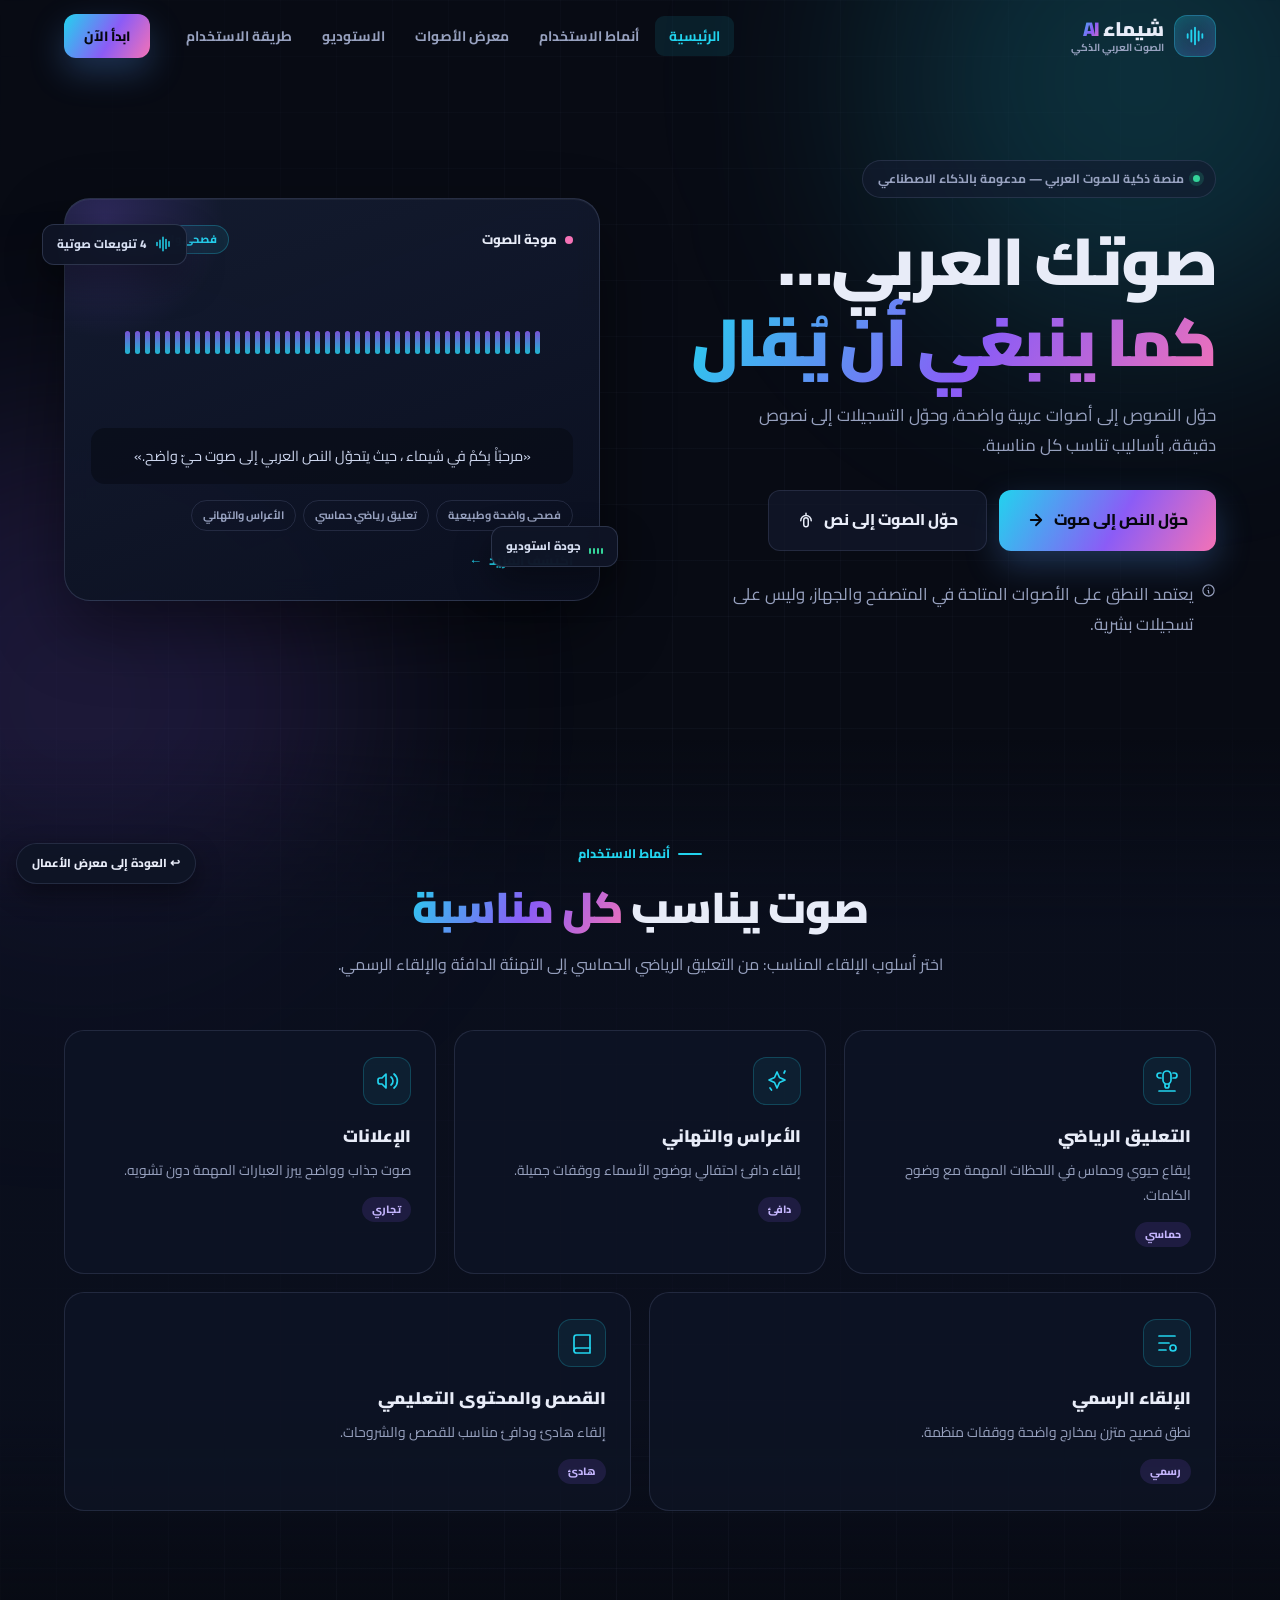
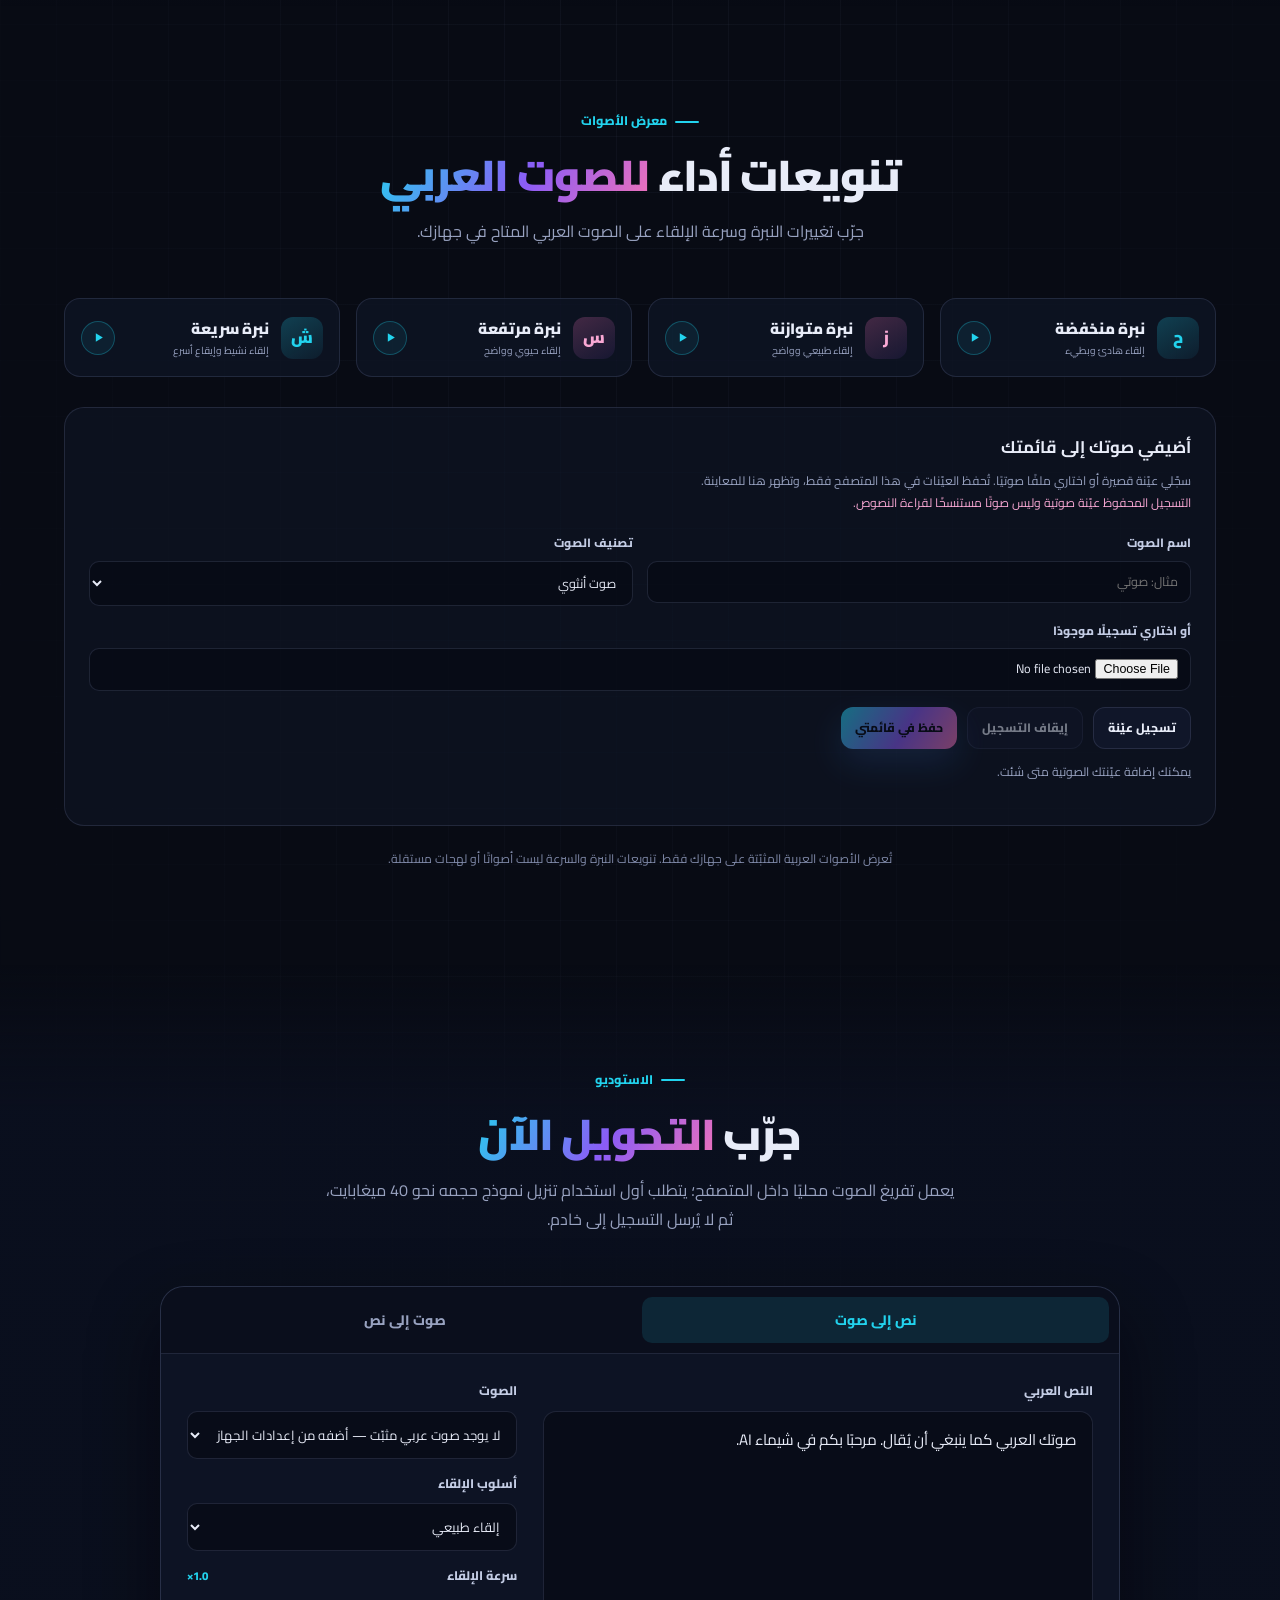
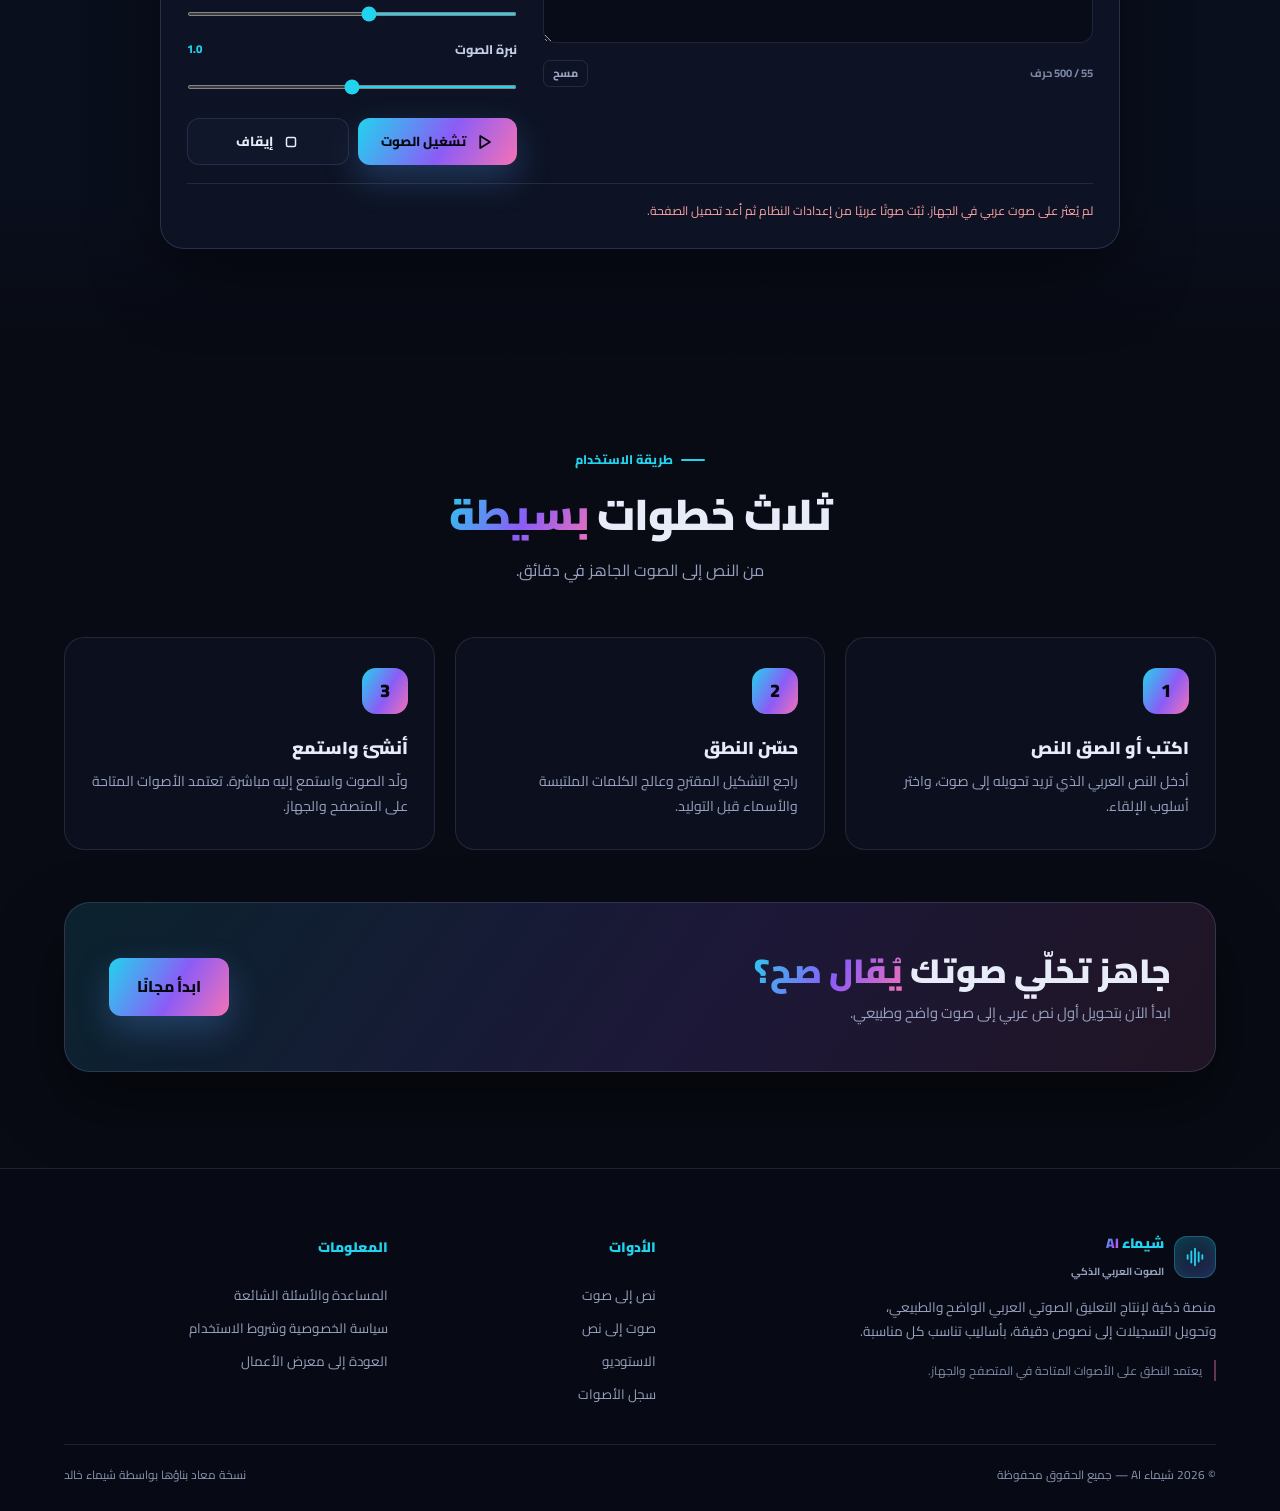
<file: projects/shaimaa-ai/index.html>
<!DOCTYPE html>
<html lang="ar" dir="rtl">

<head>
  <meta charset="UTF-8">
  <meta name="viewport" content="width=device-width, initial-scale=1.0">
  <title>شيماء AI | الصوت العربي الذكي</title>
  <meta name="description"
    content="شيماء AI — منصة ذكية لتحويل النصوص إلى أصوات عربية واضحة، وتحويل التسجيلات إلى نصوص دقيقة، بأساليب تناسب كل مناسبة.">
  <meta name="theme-color" content="#080b14">
  <link rel="preconnect" href="https://fonts.googleapis.com">
  <link rel="preconnect" href="https://fonts.gstatic.com" crossorigin>
  <link href="https://fonts.googleapis.com/css2?family=Cairo:wght@400;500;600;700;800;900&display=swap"
    rel="stylesheet">
  <link rel="stylesheet" href="style.css">
</head>

<body>
  <a class="skip-link" href="#main">انتقل إلى المحتوى</a>
  <a class="back-home" href="../../index.html" aria-label="العودة إلى معرض الأعمال">↩ العودة إلى معرض الأعمال</a>

  <div class="glow glow-1" aria-hidden="true"></div>
  <div class="glow glow-2" aria-hidden="true"></div>

  <header class="site-header" id="siteHeader">
    <div class="container header-inner">
      <a class="brand" href="#home" aria-label="شيماء AI — الرئيسية">
        <span class="brand-mark" aria-hidden="true">
          <svg viewBox="0 0 24 24">
            <path d="M4 10v4M8 6v12M12 3v18M16 7v10M20 10v4" />
          </svg>
        </span>
        <span class="brand-type"><strong>شيماء <em>AI</em></strong><small>الصوت العربي الذكي</small></span>
      </a>

      <nav class="main-nav" id="mainNav" aria-label="التنقل الرئيسي">
        <a href="#home" class="is-active">الرئيسية</a>
        <a href="#styles">أنماط الاستخدام</a>
        <a href="#voices">معرض الأصوات</a>
        <a href="#studio">الاستوديو</a>
        <a href="#how">طريقة الاستخدام</a>
      </nav>

      <a class="btn btn-primary header-cta" href="#studio">ابدأ الآن</a>

      <button class="menu-toggle" id="menuToggle" type="button" aria-label="فتح القائمة" aria-expanded="false"
        aria-controls="mainNav">
        <span></span><span></span><span></span>
      </button>
    </div>
  </header>

  <main id="main">
    <section class="hero" id="home">
      <div class="container hero-grid">
        <div class="hero-copy">
          <span class="pill"><span class="dot"></span> منصة ذكية للصوت العربي — مدعومة بالذكاء الاصطناعي</span>
          <h1>صوتك العربي…<br><span class="grad">كما ينبغي أن يُقال</span></h1>
          <p>حوّل النصوص إلى أصوات عربية واضحة، وحوّل التسجيلات إلى نصوص دقيقة، بأساليب تناسب كل مناسبة.</p>

          <div class="hero-actions">
            <a class="btn btn-primary btn-lg" href="#studio" data-studio-tab="tts">
              حوّل النص إلى صوت
              <svg viewBox="0 0 24 24" aria-hidden="true">
                <path d="m12 19-7-7 7-7M19 12H5" />
              </svg>
            </a>
            <a class="btn btn-ghost btn-lg" href="#studio" data-studio-tab="stt">
              حوّل الصوت إلى نص
              <svg viewBox="0 0 24 24" aria-hidden="true">
                <path d="M12 15a3 3 0 0 0 3-3V6a3 3 0 0 0-6 0v6a3 3 0 0 0 3 3Z" />
                <path d="M19 11a7 7 0 0 1-14 0M12 18v3" />
              </svg>
            </a>
          </div>

          <p class="disclaimer">
            <svg viewBox="0 0 24 24" aria-hidden="true">
              <circle cx="12" cy="12" r="9" />
              <path d="M12 8h.01M11 12h1v4h1" />
            </svg>
            يعتمد النطق على الأصوات المتاحة في المتصفح والجهاز، وليس على تسجيلات بشرية.
          </p>
        </div>

        <div class="hero-visual">
          <div class="wave-card">
            <div class="wave-top">
              <span class="wave-label"><span class="live-dot"></span> موجة الصوت</span>
              <span class="wave-badge">فصحى واضحة وطبيعية</span>
            </div>

            <div class="waveform" id="heroWave" aria-hidden="true">
              <i></i><i></i><i></i><i></i><i></i><i></i><i></i><i></i><i></i><i></i><i></i><i></i><i></i><i></i><i></i><i></i><i></i><i></i><i></i><i></i><i></i><i></i><i></i><i></i><i></i><i></i><i></i><i></i><i></i><i></i><i></i><i></i><i></i><i></i><i></i><i></i><i></i><i></i><i></i><i></i><i></i><i></i>
            </div>

            <p class="wave-text">«مرحبًاْ بِكمْ في شيماء ، حيث يتحوّل النص العربي إلى صوت حيّ واضح.»</p>

            <div class="wave-tags">
              <span>فصحى واضحة وطبيعية</span>
              <span>تعليق رياضي حماسي</span>
              <span>الأعراس والتهاني</span>
            </div>

            <a class="wave-link" href="#voices">اكتشف المزيد <span aria-hidden="true">←</span></a>
          </div>

          <div class="float-badge badge-a">
            <svg viewBox="0 0 24 24" aria-hidden="true">
              <path d="M12 3v18M8 7v10M4 10v4M16 6v12M20 9v6" />
            </svg>
            <span>4 تنويعات صوتية</span>
          </div>

          <div class="float-badge badge-b">
            <span class="mini-eq" aria-hidden="true"><i></i><i></i><i></i><i></i></span>
            <span>جودة استوديو</span>
          </div>
        </div>
      </div>
    </section>

    <section class="section styles" id="styles">
      <div class="container">
        <div class="section-head reveal">
          <span class="eyebrow">أنماط الاستخدام</span>
          <h2>صوت يناسب <span class="grad">كل مناسبة</span></h2>
          <p>اختر أسلوب الإلقاء المناسب: من التعليق الرياضي الحماسي إلى التهنئة الدافئة والإلقاء الرسمي.</p>
        </div>

        <div class="styles-grid">
          <article class="style-card reveal">
            <span class="style-icon" aria-hidden="true">
              <svg viewBox="0 0 24 24">
                <path
                  d="M6 9H4.5a2.5 2.5 0 0 1 0-5H6M18 9h1.5a2.5 2.5 0 0 0 0-5H18M4 22h16M10 14.66V17a2 2 0 0 0 4 0v-2.34M12 2a4 4 0 0 0-4 4v5a4 4 0 0 0 8 0V6a4 4 0 0 0-4-4Z" />
              </svg>
            </span>
            <h3>التعليق الرياضي</h3>
            <p>إيقاع حيوي وحماس في اللحظات المهمة مع وضوح الكلمات.</p>
            <span class="style-tag">حماسي</span>
          </article>

          <article class="style-card reveal">
            <span class="style-icon" aria-hidden="true">
              <svg viewBox="0 0 24 24">
                <path d="M12 3 9.5 8.5 4 11l5.5 2.5L12 19l2.5-5.5L20 11l-5.5-2.5Z" />
                <path d="M5 19l1.5 2M19 4l1-2" />
              </svg>
            </span>
            <h3>الأعراس والتهاني</h3>
            <p>إلقاء دافئ احتفالي بوضوح الأسماء ووقفات جميلة.</p>
            <span class="style-tag">دافئ</span>
          </article>

          <article class="style-card reveal">
            <span class="style-icon" aria-hidden="true">
              <svg viewBox="0 0 24 24">
                <path d="M3 11v2a2 2 0 0 0 2 2h2l4 4V5L7 9H5a2 2 0 0 0-2 2Z" />
                <path d="M16 8a5 5 0 0 1 0 8M19 5a9 9 0 0 1 0 14" />
              </svg>
            </span>
            <h3>الإعلانات</h3>
            <p>صوت جذاب وواضح يبرز العبارات المهمة دون تشويه.</p>
            <span class="style-tag">تجاري</span>
          </article>

          <article class="style-card reveal">
            <span class="style-icon" aria-hidden="true">
              <svg viewBox="0 0 24 24">
                <path d="M4 5h16M4 12h10M4 19h7" />
                <circle cx="18" cy="17" r="3" />
              </svg>
            </span>
            <h3>الإلقاء الرسمي</h3>
            <p>نطق فصيح متزن بمخارج واضحة ووقفات منظمة.</p>
            <span class="style-tag">رسمي</span>
          </article>

          <article class="style-card reveal">
            <span class="style-icon" aria-hidden="true">
              <svg viewBox="0 0 24 24">
                <path d="M4 19.5A2.5 2.5 0 0 1 6.5 17H20V4H6.5A2.5 2.5 0 0 0 4 6.5v13Z" />
                <path d="M4 19.5A2.5 2.5 0 0 0 6.5 22H20v-5" />
              </svg>
            </span>
            <h3>القصص والمحتوى التعليمي</h3>
            <p>إلقاء هادئ ودافئ مناسب للقصص والشروحات.</p>
            <span class="style-tag">هادئ</span>
          </article>
        </div>
      </div>
    </section>

    <section class="section voices" id="voices">
      <div class="container">
        <div class="section-head reveal">
          <span class="eyebrow">معرض الأصوات</span>
          <h2>تنويعات أداء <span class="grad">للصوت العربي</span></h2>
          <p>جرّب تغييرات النبرة وسرعة الإلقاء على الصوت العربي المتاح في جهازك.</p>
        </div>

        <div class="voices-grid">
          <article class="voice-card reveal" data-pitch="0.78" data-rate="0.9">
            <span class="voice-avatar" aria-hidden="true">ح</span>
            <div class="voice-info">
              <strong>نبرة منخفضة</strong>
              <small>إلقاء هادئ وبطيء</small>
            </div>
            <button class="voice-play" type="button" aria-label="معاينة النبرة المنخفضة"
              data-sample="مرحبًا بكم. هذا مثال على إلقاء هادئ ونبرة منخفضة." data-pitch="0.78" data-rate="0.9">
              <svg viewBox="0 0 24 24" aria-hidden="true">
                <path d="M7 4v16l13-8Z" />
              </svg>
            </button>
          </article>

          <article class="voice-card reveal" data-pitch="1" data-rate="1">
            <span class="voice-avatar alt" aria-hidden="true">ز</span>
            <div class="voice-info">
              <strong>نبرة متوازنة</strong>
              <small>إلقاء طبيعي وواضح</small>
            </div>
            <button class="voice-play" type="button" aria-label="معاينة النبرة المتوازنة"
              data-sample="مرحبًا بكم. هذا مثال على إلقاء طبيعي ومتوازن." data-pitch="1" data-rate="1">
              <svg viewBox="0 0 24 24" aria-hidden="true">
                <path d="M7 4v16l13-8Z" />
              </svg>
            </button>
          </article>

          <article class="voice-card reveal" data-pitch="1.25" data-rate="1.08">
            <span class="voice-avatar alt" aria-hidden="true">س</span>
            <div class="voice-info">
              <strong>نبرة مرتفعة</strong>
              <small>إلقاء حيوي وواضح</small>
            </div>
            <button class="voice-play" type="button" aria-label="معاينة النبرة المرتفعة"
              data-sample="أهلًا وسهلًا بكم. إليكم تجربة إلقاء حيوي بنبرة مرتفعة." data-pitch="1.25" data-rate="1.08">
              <svg viewBox="0 0 24 24" aria-hidden="true">
                <path d="M7 4v16l13-8Z" />
              </svg>
            </button>
          </article>

          <article class="voice-card reveal" data-pitch="1.08" data-rate="1.22">
            <span class="voice-avatar" aria-hidden="true">ش</span>
            <div class="voice-info">
              <strong>نبرة سريعة</strong>
              <small>إلقاء نشيط وإيقاع أسرع</small>
            </div>
            <button class="voice-play" type="button" aria-label="معاينة النبرة السريعة"
              data-sample="أهلًا بكم! استمعوا إلى هذا المثال بإيقاع أسرع ونبرة نشيطة." data-pitch="1.08"
              data-rate="1.22">
              <svg viewBox="0 0 24 24" aria-hidden="true">
                <path d="M7 4v16l13-8Z" />
              </svg>
            </button>
          </article>
        </div>

        <div class="voice-library">
          <div class="voice-library-heading">
            <h3>أضيفي صوتك إلى قائمتك</h3>
            <p>سجّلي عيّنة قصيرة أو اختاري ملفًا صوتيًا. تُحفظ العيّنات في هذا المتصفح فقط، وتظهر هنا للمعاينة.</p>
            <p class="voice-library-note">التسجيل المحفوظ عيّنة صوتية وليس صوتًا مستنسخًا لقراءة النصوص.</p>
          </div>

          <div class="voice-library-fields">
            <div class="voice-library-field">
              <label for="customVoiceName">اسم الصوت</label>
              <input id="customVoiceName" type="text" maxlength="40" placeholder="مثال: صوتي">
            </div>
            <div class="voice-library-field">
              <label for="customVoiceGender">تصنيف الصوت</label>
              <select id="customVoiceGender">
                <option value="female">صوت أنثوي</option>
                <option value="male">صوت ذكوري</option>
                <option value="neutral">غير محدد</option>
              </select>
            </div>
            <div class="voice-library-field voice-library-file">
              <label for="customVoiceFile">أو اختاري تسجيلًا موجودًا</label>
              <input id="customVoiceFile" type="file" accept="audio/*">
            </div>
          </div>

          <div class="voice-library-actions">
            <button class="btn btn-ghost" type="button" id="recordCustomVoice">تسجيل عيّنة</button>
            <button class="btn btn-ghost" type="button" id="stopCustomVoice" disabled>إيقاف التسجيل</button>
            <button class="btn btn-primary" type="button" id="saveCustomVoice" disabled>حفظ في قائمتي</button>
          </div>

          <p class="voice-library-status" id="customVoiceStatus" role="status">يمكنك إضافة عيّنتك الصوتية متى شئت.</p>
          <div class="voices-grid custom-voice-list" id="customVoiceList" aria-live="polite"></div>
        </div>

        <p class="voices-note reveal" id="voicesNote" role="status">
          تُعرض الأصوات العربية المثبّتة على جهازك فقط. تنويعات النبرة والسرعة ليست أصواتًا أو لهجات مستقلة.
        </p>
      </div>
    </section>

    <section class="section studio" id="studio">
      <div class="container">
        <div class="section-head reveal">
          <span class="eyebrow">الاستوديو</span>
          <h2>جرّب <span class="grad">التحويل الآن</span></h2>
          <p>يعمل تفريغ الصوت محليًا داخل المتصفح؛ يتطلب أول استخدام تنزيل نموذج حجمه نحو 40 ميغابايت، ثم لا يُرسل
            التسجيل إلى خادم.</p>
        </div>

        <div class="studio-card reveal">
          <div class="studio-tabs" role="tablist" aria-label="أدوات الاستوديو">
            <button class="studio-tab is-active" id="tabTts" type="button" role="tab" aria-selected="true"
              aria-controls="panelTts" data-tab="tts">
              نص إلى صوت
            </button>
            <button class="studio-tab" id="tabStt" type="button" role="tab" aria-selected="false"
              aria-controls="panelStt" data-tab="stt">
              صوت إلى نص
            </button>
          </div>

          <div class="studio-panel is-active" id="panelTts" role="tabpanel" aria-labelledby="tabTts">
            <div class="studio-body">
              <div class="studio-field">
                <label for="ttsText">النص العربي</label>
                <textarea id="ttsText" rows="7"
                  placeholder="اكتب أو الصق النص العربي الذي تريد تحويله إلى صوت...">صوتك العربي كما ينبغي أن يُقال. مرحبًا بكم في شيماء AI.</textarea>
                <div class="field-foot">
                  <span id="charCount">0 / 500 حرف</span>
                  <button class="mini-btn" type="button" id="clearText">مسح</button>
                </div>
              </div>

              <div class="studio-controls">
                <div class="control-row">
                  <label for="voiceSelect">الصوت</label>
                  <select id="voiceSelect">
                    <option value="">جارٍ تحميل الأصوات…</option>
                  </select>
                </div>

                <div class="control-row">
                  <label for="styleSelect">أسلوب الإلقاء</label>
                  <select id="styleSelect">
                    <option value="normal">إلقاء طبيعي</option>
                    <option value="formal">إلقاء رسمي</option>
                    <option value="cheerful">تعليق حماسي</option>
                    <option value="warm">تهنئة دافئة</option>
                    <option value="calm">سرد هادئ</option>
                  </select>
                </div>

                <div class="control-row">
                  <label for="rateRange">سرعة الإلقاء <span id="rateValue">1.0×</span></label>
                  <input id="rateRange" type="range" min="0.6" max="1.5" step="0.1" value="1">
                </div>

                <div class="control-row">
                  <label for="pitchRange">نبرة الصوت <span id="pitchValue">1.0</span></label>
                  <input id="pitchRange" type="range" min="0.6" max="1.4" step="0.1" value="1">
                </div>

                <div class="studio-actions">
                  <button class="btn btn-primary" type="button" id="playBtn">
                    <svg viewBox="0 0 24 24" aria-hidden="true">
                      <path d="M7 4v16l13-8Z" />
                    </svg>
                    تشغيل الصوت
                  </button>
                  <button class="btn btn-ghost" type="button" id="stopBtn">
                    <svg viewBox="0 0 24 24" aria-hidden="true">
                      <rect x="6" y="6" width="12" height="12" rx="2" />
                    </svg>
                    إيقاف
                  </button>
                </div>
              </div>
            </div>
            <p class="studio-status" id="ttsStatus" role="status">جاهز للتحويل. اكتب النص ثم اضغط «تشغيل الصوت».</p>
          </div>

          <div class="studio-panel" id="panelStt" role="tabpanel" aria-labelledby="tabStt" hidden>
            <div class="studio-body">
              <div class="studio-field">
                <label for="sttText">النص المفرّغ</label>
                <textarea id="sttText" rows="7" placeholder="سيظهر النص هنا بعد بدء التسجيل والتفريغ..."></textarea>
                <div class="field-foot">
                  <span id="sttCount">0 كلمة</span>
                  <button class="mini-btn" type="button" id="copyText">نسخ النص</button>
                </div>
              </div>

              <div class="studio-controls stt-controls">
                <div class="mic-visual" aria-hidden="true">
                  <span class="mic-ring"></span>
                  <span class="mic-ring delay"></span>
                  <span class="mic-core">
                    <svg viewBox="0 0 24 24">
                      <path d="M12 15a3 3 0 0 0 3-3V6a3 3 0 0 0-6 0v6a3 3 0 0 0 3 3Z" />
                      <path d="M19 11a7 7 0 0 1-14 0M12 18v3" />
                    </svg>
                  </span>
                </div>

                <p class="stt-hint" id="sttHint">اضغط «بدء التسجيل» واسمح باستخدام الميكروفون. يُحمّل نموذج التفريغ عند
                  أول استخدام، ثم تتم المعالجة على جهازك. المقاطع القصيرة أسرع في التفريغ.</p>

                <div class="studio-actions">
                  <button class="btn btn-primary" type="button" id="micBtn">
                    <svg viewBox="0 0 24 24" aria-hidden="true">
                      <path d="M12 15a3 3 0 0 0 3-3V6a3 3 0 0 0-6 0v6a3 3 0 0 0 3 3Z" />
                      <path d="M19 11a7 7 0 0 1-14 0M12 18v3" />
                    </svg>
                    بدء التسجيل
                  </button>
                  <button class="btn btn-ghost" type="button" id="micStop" aria-label="إيقاف التسجيل وبدء التفريغ"
                    disabled>إيقاف وتفريغ</button>
                </div>
              </div>
            </div>
            <p class="studio-status" id="sttStatus" role="status">الصوت يبقى على جهازك. يلزم اتصال بالإنترنت لتنزيل
              النموذج عند أول استخدام.</p>
          </div>
        </div>
      </div>
    </section>

    <section class="section how" id="how">
      <div class="container">
        <div class="section-head reveal">
          <span class="eyebrow">طريقة الاستخدام</span>
          <h2>ثلاث خطوات <span class="grad">بسيطة</span></h2>
          <p>من النص إلى الصوت الجاهز في دقائق.</p>
        </div>

        <div class="steps">
          <article class="step reveal">
            <span class="step-num">1</span>
            <h3>اكتب أو الصق النص</h3>
            <p>أدخل النص العربي الذي تريد تحويله إلى صوت، واختر أسلوب الإلقاء.</p>
          </article>

          <article class="step reveal">
            <span class="step-num">2</span>
            <h3>حسّن النطق</h3>
            <p>راجع التشكيل المقترح وعالج الكلمات الملتبسة والأسماء قبل التوليد.</p>
          </article>

          <article class="step reveal">
            <span class="step-num">3</span>
            <h3>أنشئ واستمع</h3>
            <p>ولّد الصوت واستمع إليه مباشرة. تعتمد الأصوات المتاحة على المتصفح والجهاز.</p>
          </article>
        </div>

        <div class="cta reveal">
          <div>
            <h2>جاهز تخلّي صوتك <span class="grad">يُقال صح؟</span></h2>
            <p>ابدأ الآن بتحويل أول نص عربي إلى صوت واضح وطبيعي.</p>
          </div>
          <a class="btn btn-primary btn-lg" href="#studio">ابدأ مجانًا</a>
        </div>
      </div>
    </section>
  </main>

  <footer class="site-footer">
    <div class="container footer-grid">
      <div class="footer-brand">
        <a class="brand" href="#home">
          <span class="brand-mark" aria-hidden="true">
            <svg viewBox="0 0 24 24">
              <path d="M4 10v4M8 6v12M12 3v18M16 7v10M20 10v4" />
            </svg>
          </span>
          <span class="brand-type"><strong>شيماء <em>AI</em></strong><small>الصوت العربي الذكي</small></span>
        </a>
        <p>منصة ذكية لإنتاج التعليق الصوتي العربي الواضح والطبيعي، وتحويل التسجيلات إلى نصوص دقيقة، بأساليب تناسب كل
          مناسبة.</p>
        <p class="footer-disclaimer">يعتمد النطق على الأصوات المتاحة في المتصفح والجهاز.</p>
      </div>

      <nav class="footer-nav" aria-label="الأدوات">
        <strong>الأدوات</strong>
        <a href="#studio">نص إلى صوت</a>
        <a href="#studio">صوت إلى نص</a>
        <a href="#studio">الاستوديو</a>
        <a href="#voices">سجل الأصوات</a>
      </nav>

      <nav class="footer-nav" aria-label="المعلومات">
        <strong>المعلومات</strong>
        <a href="#how">المساعدة والأسئلة الشائعة</a>
        <a href="#how">سياسة الخصوصية وشروط الاستخدام</a>
        <a href="../../index.html">العودة إلى معرض الأعمال</a>
      </nav>
    </div>

    <div class="container footer-bottom">
      <p>© 2026 شيماء AI — جميع الحقوق محفوظة</p>
      <p>نسخة معاد بناؤها بواسطة شيماء خالد</p>
    </div>
  </footer>

  <script src="script.js"></script>
</body>

</html>
</file>
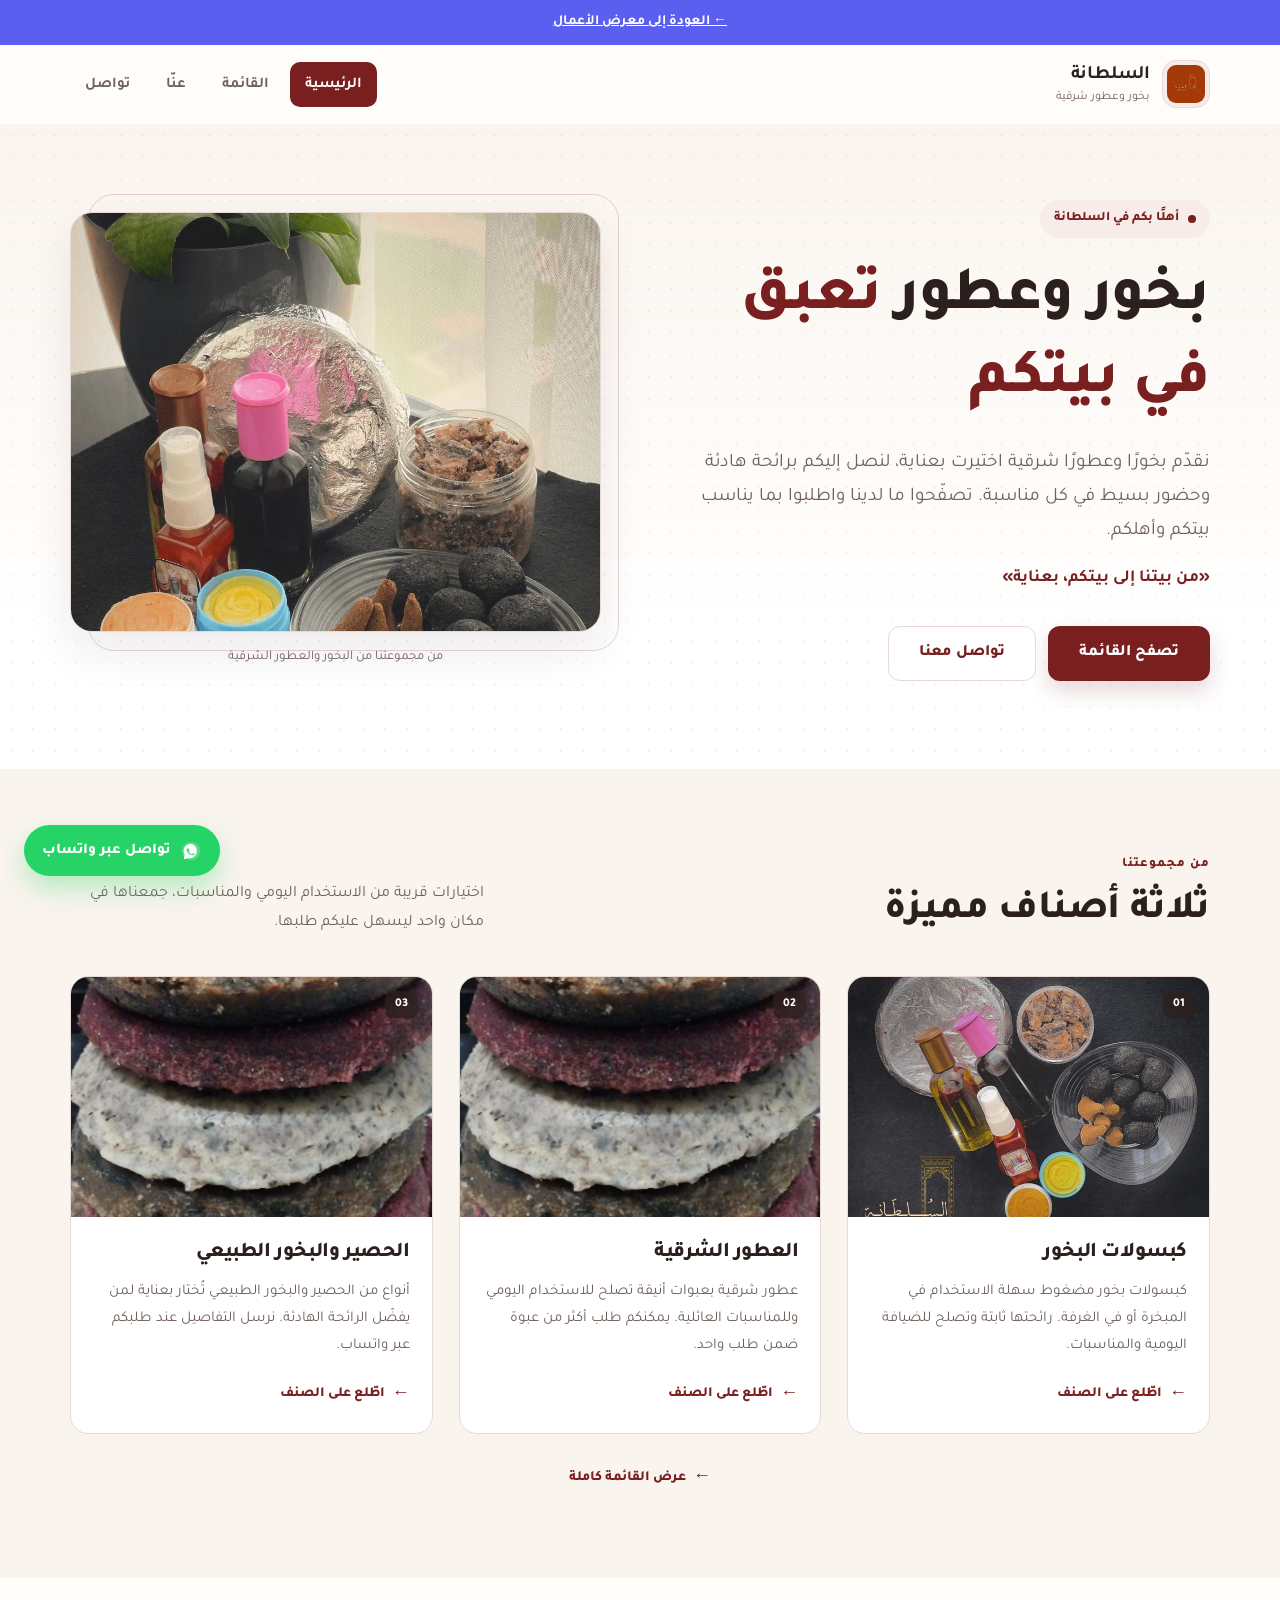
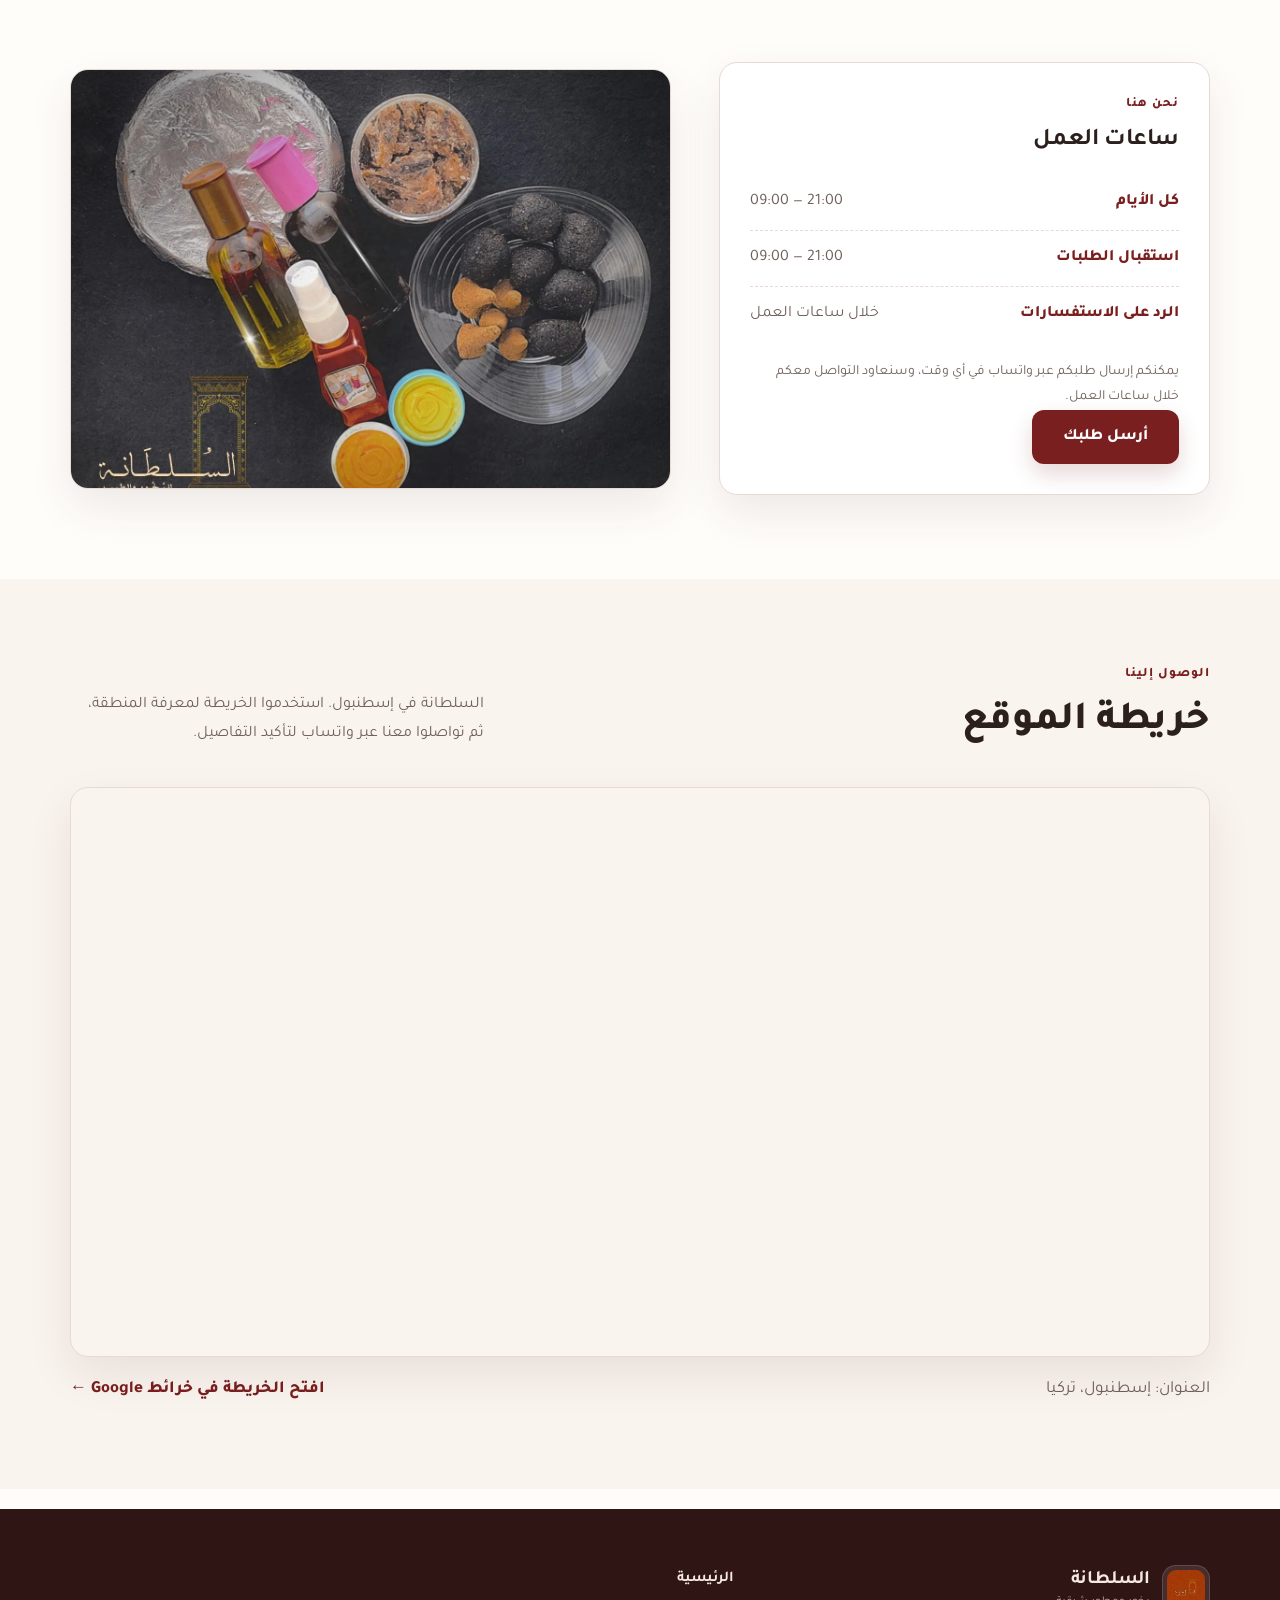
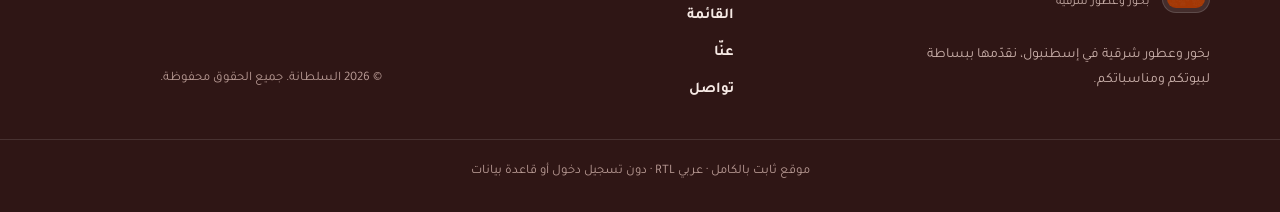
<file: projects/sultana/index.html>
<!DOCTYPE html>
<html lang="ar" dir="rtl">
<head>
  <meta charset="UTF-8">
  <meta name="viewport" content="width=device-width, initial-scale=1.0">
  <title>السلطانة | بخور وعطور شرقية في إسطنبول</title>
  <meta name="description" content="السلطانة للبخور والعطور في إسطنبول: بخور مضغوط وعطور شرقية وحصير طبيعي، مع طلبات المناسبات عبر واتساب.">
  <meta name="theme-color" content="#7a1f1f">
  <link rel="preconnect" href="https://fonts.googleapis.com">
  <link rel="preconnect" href="https://fonts.gstatic.com" crossorigin>
  <link href="https://fonts.googleapis.com/css2?family=Tajawal:wght@400;500;700;800&display=swap" rel="stylesheet">
  <link rel="stylesheet" href="assets/css/style.css">
</head>
<body>
  <div style="background:#5B5FEF;color:#fff;text-align:center;padding:10px 16px;font-size:14px;font-weight:bold">
    <a href="../../index.html" style="color:#fff;text-decoration:underline">← العودة إلى معرض الأعمال</a>
  </div>
  <a class="skip-link" href="#main">انتقل إلى المحتوى الرئيسي</a>

  <header class="site-header" id="siteHeader">
    <div class="container header-inner">
      <a class="brand" href="index.html" aria-label="السلطانة — الصفحة الرئيسية">
        <img class="brand-mark" src="assets/images/logo.webp" alt="" width="500" height="500" loading="lazy">
        <span class="brand-copy">
          <strong>السلطانة</strong>
          <small>بخور وعطور شرقية</small>
        </span>
      </a>
      <nav class="main-nav" id="mainNav" aria-label="التنقل الرئيسي">
        <a href="index.html">الرئيسية</a>
        <a href="menu.html">القائمة</a>
        <a href="about.html">عنّا</a>
        <a href="contact.html">تواصل</a>
      </nav>
      <button class="menu-toggle" id="menuToggle" type="button" aria-label="فتح القائمة" aria-expanded="false" aria-controls="mainNav">
        <span></span><span></span><span></span>
      </button>
    </div>
  </header>

  <main id="main">
    <section class="hero" id="home">
      <div class="container hero-grid">
        <div class="hero-copy reveal">
          <p class="eyebrow"><span class="pulse-dot" aria-hidden="true"></span> أهلًا بكم في السلطانة</p>
          <h1>بخور وعطور <span class="accent">تعبق في بيتكم</span></h1>
          <p class="lead">نقدّم بخورًا وعطورًا شرقية اختيرت بعناية، لنصل إليكم برائحة هادئة وحضور بسيط في كل مناسبة. تصفّحوا ما لدينا واطلبوا بما يناسب بيتكم وأهلكم.</p>
          <p class="tagline">«من بيتنا إلى بيتكم، بعناية»</p>
          <div class="hero-actions">
            <a class="btn btn-primary btn-lg" href="menu.html">تصفح القائمة</a>
            <a class="btn btn-ghost btn-lg" href="contact.html">تواصل معنا</a>
          </div>
        </div>
        <div class="hero-media reveal">
          <img class="hero-cover" src="assets/images/hero.webp" alt="بخور وعطور السلطانة" width="960" height="1280" loading="lazy" fetchpriority="high">
          <p class="hero-caption">من مجموعتنا من البخور والعطور الشرقية</p>
        </div>
      </div>
    </section>

    <section class="section section-alt" id="categories">
      <div class="container">
        <div class="section-head reveal">
          <div>
            <p class="section-kicker">من مجموعتنا</p>
            <h2>ثلاثة أصناف مميزة</h2>
          </div>
          <p class="section-intro">اختيارات قريبة من الاستخدام اليومي والمناسبات، جمعناها في مكان واحد ليسهل عليكم طلبها.</p>
        </div>

        <div class="cards-grid">
          <article class="card reveal" id="cat-bakhour">
            <div class="card-media">
              <img src="assets/images/stack.webp" alt="كبسولات بخور مضغوط" width="1280" height="1037" loading="lazy">
              <span class="card-index" aria-hidden="true">01</span>
            </div>
            <div class="card-body">
              <h3>كبسولات البخور</h3>
              <p class="card-desc">كبسولات بخور مضغوط سهلة الاستخدام في المبخرة أو في الغرفة. رائحتها ثابتة وتصلح للضيافة اليومية والمناسبات.</p>
              <a class="card-link" href="menu.html#item-bakhour">اطّلع على الصنف</a>
            </div>
          </article>

          <article class="card reveal" id="cat-perfume">
            <div class="card-media">
              <img src="assets/images/gallery-hero.webp" alt="مجموعة عطور شرقية" width="1537" height="2048" loading="lazy">
              <span class="card-index" aria-hidden="true">02</span>
            </div>
            <div class="card-body">
              <h3>العطور الشرقية</h3>
              <p class="card-desc">عطور شرقية بعبوات أنيقة تصلح للاستخدام اليومي وللمناسبات العائلية. يمكنكم طلب أكثر من عبوة ضمن طلب واحد.</p>
              <a class="card-link" href="menu.html#item-perfume">اطّلع على الصنف</a>
            </div>
          </article>

          <article class="card reveal" id="cat-natural">
            <div class="card-media">
              <img src="image.webp" alt="بخور وحصير طبيعي" width="1537" height="2048" loading="lazy">
              <span class="card-index" aria-hidden="true">03</span>
            </div>
            <div class="card-body">
              <h3>الحصير والبخور الطبيعي</h3>
              <p class="card-desc">أنواع من الحصير والبخور الطبيعي تُختار بعناية لمن يفضّل الرائحة الهادئة. نرسل التفاصيل عند طلبكم عبر واتساب.</p>
              <a class="card-link" href="menu.html#item-natural">اطّلع على الصنف</a>
            </div>
          </article>
        </div>

        <p class="section-note"><a class="card-link" href="menu.html">عرض القائمة كاملة</a></p>
      </div>
    </section>

    <section class="section" id="hours">
      <div class="container hours-grid">
        <div class="hours-card reveal">
          <p class="section-kicker">نحن هنا</p>
          <h3>ساعات العمل</h3>
          <ul class="hours-list">
            <li><strong>كل الأيام</strong><span dir="ltr">09:00 — 21:00</span></li>
            <li><strong>استقبال الطلبات</strong><span dir="ltr">09:00 — 21:00</span></li>
            <li><strong>الرد على الاستفسارات</strong><span dir="ltr">خلال ساعات العمل</span></li>
          </ul>
          <p class="hours-note">يمكنكم إرسال طلبكم عبر واتساب في أي وقت، وسنعاود التواصل معكم خلال ساعات العمل.</p>
          <a class="btn btn-primary btn-lg" href="contact.html">أرسل طلبك</a>
        </div>
        <div class="hours-aside reveal">
          <img src="image (1).webp" alt="منتجات السلطانة من البخور والعطور" width="1280" height="1037" loading="lazy">
        </div>
      </div>
    </section>

    <section class="section section-alt" id="map">
      <div class="container">
        <div class="section-head reveal">
          <div>
            <p class="section-kicker">الوصول إلينا</p>
            <h2>خريطة الموقع</h2>
          </div>
          <p class="section-intro">السلطانة في إسطنبول. استخدموا الخريطة لمعرفة المنطقة، ثم تواصلوا معنا عبر واتساب لتأكيد التفاصيل.</p>
        </div>
        <div class="map-frame reveal">
          <iframe title="خريطة موقع السلطانة في إسطنبول" src="https://www.google.com/maps?q=Istanbul%2C%20Turkey&output=embed" loading="lazy" referrerpolicy="no-referrer-when-downgrade"></iframe>
        </div>
        <div class="map-meta reveal">
          <p>العنوان: إسطنبول، تركيا</p>
          <a href="https://www.google.com/maps/search/?api=1&query=Istanbul%2C%20Turkey" target="_blank" rel="noopener noreferrer">افتح الخريطة في خرائط Google ←</a>
        </div>
      </div>
    </section>
  </main>

  <footer class="site-footer">
    <div class="container footer-grid">
      <div class="footer-brand">
        <a class="brand" href="index.html" aria-label="السلطانة — الصفحة الرئيسية">
          <img class="brand-mark" src="assets/images/logo.webp" alt="" width="500" height="500" loading="lazy">
          <span class="brand-copy"><strong>السلطانة</strong><small>بخور وعطور شرقية</small></span>
        </a>
        <p>بخور وعطور شرقية في إسطنبول، نقدّمها ببساطة لبيوتكم ومناسباتكم.</p>
      </div>
      <nav class="footer-nav" aria-label="روابط التذييل">
        <a href="index.html">الرئيسية</a>
        <a href="menu.html">القائمة</a>
        <a href="about.html">عنّا</a>
        <a href="contact.html">تواصل</a>
      </nav>
      <div class="footer-meta">
        <p>© <span id="year">2026</span> السلطانة. جميع الحقوق محفوظة.</p>
      </div>
    </div>
    <div class="footer-bottom">موقع ثابت بالكامل · عربي RTL · دون تسجيل دخول أو قاعدة بيانات</div>
  </footer>

  <a class="whatsapp-float" href="https://wa.me/905316458311?text=مرحبًا%20السلطانة%2C%20أود%20الاستفسار%20عن%20المنتجات" target="_blank" rel="noopener noreferrer" aria-label="تواصل مع السلطانة عبر واتساب">
    <svg viewBox="0 0 24 24" aria-hidden="true"><circle cx="12" cy="12" r="10" fill="currentColor" opacity=".2"/><path fill="currentColor" d="M12 4a8 8 0 0 0-6.9 12.1L4 21l4.9-1.1A8 8 0 1 0 12 4Zm4.2 11.3c-.2.5-1 1-1.4 1.2l-.8.2c-.4.1-.9.1-1.4-.1-.3-.1-.7-.2-1.2-.4-2.1-.9-3.4-3-3.5-3.2-.1-.2-.8-1-.8-2s.5-1.5.7-1.7c.2-.2.5-.3.7-.3h.5c.2 0 .4 0 .6.5l.8 2c.1.2.1.3 0 .5l-.4.5-.3.3c-.1.1-.2.2 0 .4.2.2.8 1.3 1.8 1.8.6.3 1 .4 1.4.5.2.1.4 0 .5-.2l.6-.8c.2-.2.3-.2.5-.1l1.9 1c.2.1.4.2.4.3 0 .1-.1.5-.4 1Z"/></svg>
    <span>تواصل عبر واتساب</span>
  </a>

  <button class="to-top" id="toTop" type="button" aria-label="العودة إلى الأعلى">
    <svg viewBox="0 0 24 24" aria-hidden="true"><path d="M12 19V5M5 12l7-7 7 7" /></svg>
  </button>

  <script src="assets/js/script.js"></script>
</body>
</html>
</file>
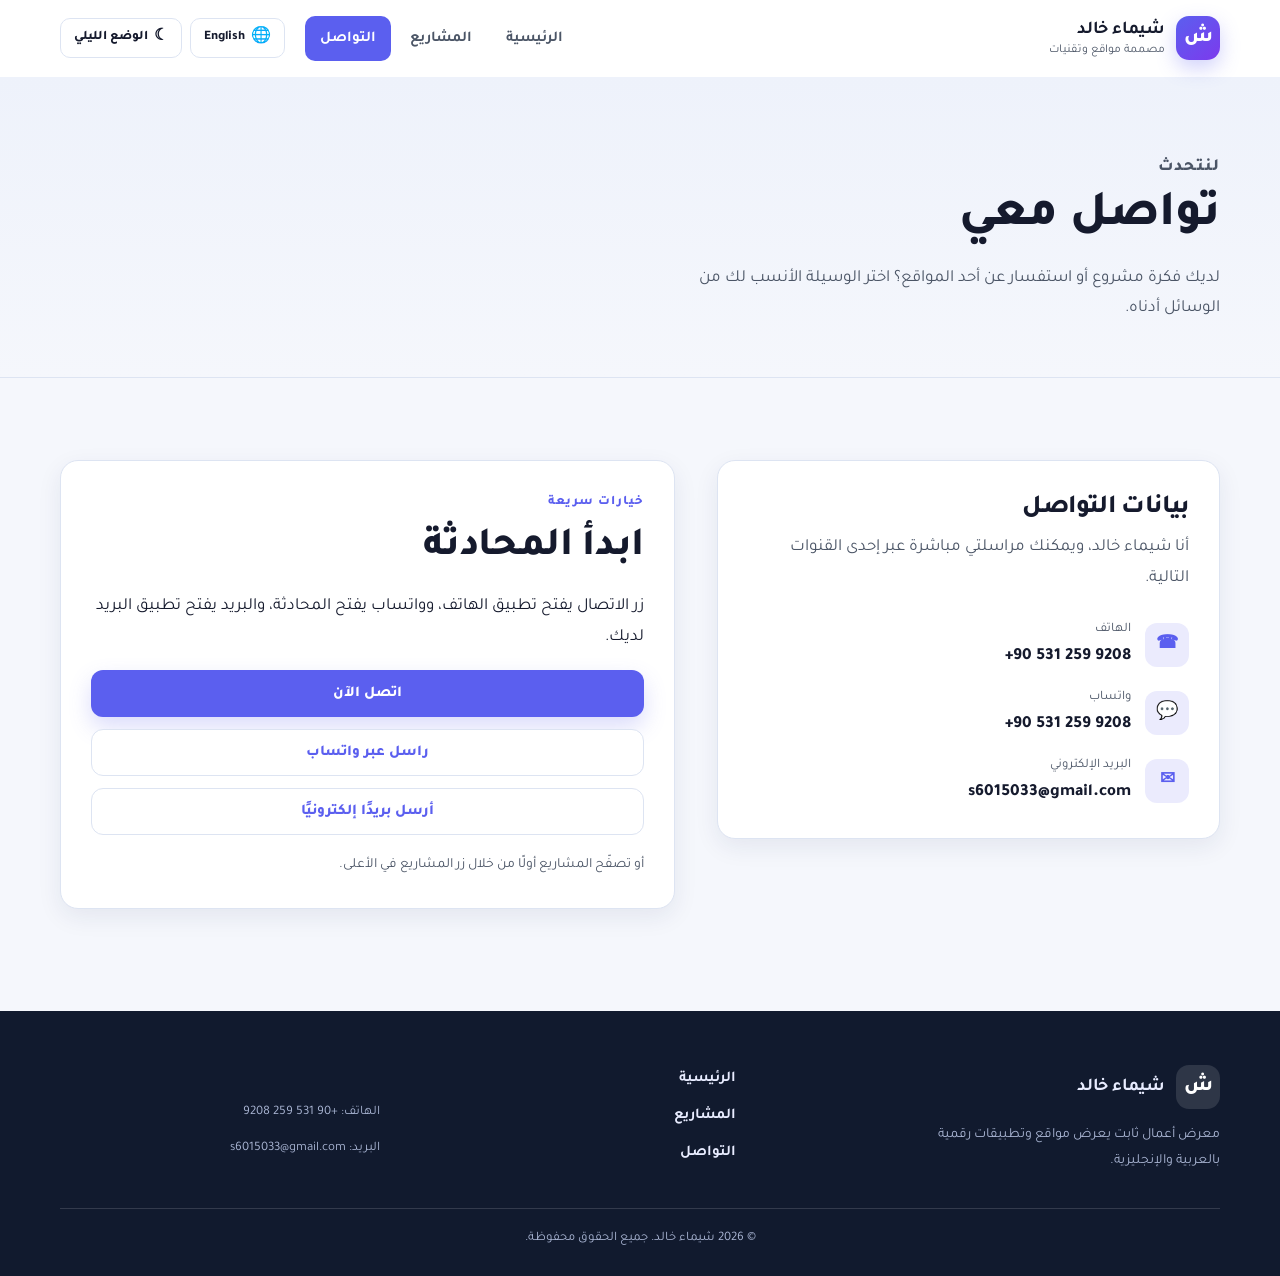
<file: contact.html>
<!DOCTYPE html>
<html lang="ar" dir="rtl">
<head>
  <meta charset="UTF-8">
  <meta name="viewport" content="width=device-width, initial-scale=1.0">
  <title data-ar="التواصل | شيماء خالد" data-en="Contact | Shaima Khaled">التواصل | شيماء خالد</title>
  <meta name="description" data-ar-content="تواصل مع شيماء خالد عبر الهاتف أو واتساب أو البريد الإلكتروني لمناقشة المشاريع والاستفسارات." data-en-content="Contact Shaima Khaled by phone, WhatsApp or email to discuss projects and inquiries." content="تواصل مع شيماء خالد عبر الهاتف أو واتساب أو البريد الإلكتروني لمناقشة المشاريع والاستفسارات.">
  <meta name="theme-color" content="#5B5FEF">
  <link rel="preconnect" href="https://fonts.googleapis.com">
  <link rel="preconnect" href="https://fonts.gstatic.com" crossorigin>
  <link href="https://fonts.googleapis.com/css2?family=Inter:wght@400;500;600;700;800&family=Tajawal:wght@400;500;700;800&display=swap" rel="stylesheet">
  <link rel="stylesheet" href="assets/css/style.css">
  <script src="assets/js/main.js"></script>
</head>
<body>
  <a class="skip-link" href="#main" data-ar="انتقل إلى المحتوى الرئيسي" data-en="Skip to main content">انتقل إلى المحتوى الرئيسي</a>

  <header class="site-header" id="siteHeader">
    <div class="container header-inner">
      <a class="brand" href="index.html" data-ar-label="شيماء خالد — الصفحة الرئيسية" data-en-label="Shaima Khaled — Home">
        <span class="brand-mark" aria-hidden="true">ش</span>
        <span class="brand-copy">
          <strong data-ar="شيماء خالد" data-en="Shaima Khaled">شيماء خالد</strong>
          <small data-ar="مصممة مواقع وتقنيات" data-en="Web &amp; AI designer">مصممة مواقع وتقنيات</small>
        </span>
      </a>

      <nav class="main-nav" id="mainNav" aria-label="التنقل الرئيسي" data-ar-label="التنقل الرئيسي" data-en-label="Main navigation">
        <a href="index.html" data-ar="الرئيسية" data-en="Home">الرئيسية</a>
        <a href="projects.html" data-ar="المشاريع" data-en="Projects">المشاريع</a>
        <a href="contact.html" data-ar="التواصل" data-en="Contact">التواصل</a>
      </nav>

      <div class="header-controls">
        <button class="control-btn lang-toggle" id="langToggle" type="button" data-ar-label="التبديل إلى الإنجليزية" data-en-label="Switch to Arabic">
          <span class="icon" aria-hidden="true">&#127760;</span>
          <span data-ar="English" data-en="العربية">English</span>
        </button>
        <button class="control-btn theme-toggle" id="themeToggle" type="button" aria-pressed="false">
          <span class="icon icon-night" aria-hidden="true">&#9790;</span>
          <span class="icon icon-day" aria-hidden="true">&#9728;</span>
          <span data-theme-label>الوضع الليلي</span>
        </button>
      </div>

      <button class="menu-toggle" id="menuToggle" type="button" aria-expanded="false" aria-controls="mainNav" data-ar-label="فتح القائمة" data-en-label="Open menu">
        <span></span><span></span><span></span>
      </button>
    </div>
  </header>

  <main id="main">
    <section class="page-banner">
      <div class="container">
        <p class="section-kicker" data-ar="لنتحدث" data-en="Let's talk">لنتحدث</p>
        <h1 data-ar="تواصل معي" data-en="Get in Touch">تواصل معي</h1>
        <p data-ar="لديك فكرة مشروع أو استفسار عن أحد المواقع؟ اختر الوسيلة الأنسب لك من الوسائل أدناه." data-en="Have a project idea or a question about one of the websites? Choose the most convenient way to reach me below.">لديك فكرة مشروع أو استفسار عن أحد المواقع؟ اختر الوسيلة الأنسب لك من الوسائل أدناه.</p>
      </div>
    </section>

    <section class="section">
      <div class="container contact-grid">
        <div class="contact-card reveal">
          <h2 data-ar="بيانات التواصل" data-en="Contact details">بيانات التواصل</h2>
          <p data-ar="أنا شيماء خالد، ويمكنك مراسلتي مباشرة عبر إحدى القنوات التالية." data-en="I am Shaima Khaled; you can reach me directly through any of the channels below.">أنا شيماء خالد، ويمكنك مراسلتي مباشرة عبر إحدى القنوات التالية.</p>
          <ul class="contact-list">
            <li>
              <span class="contact-icon" aria-hidden="true">&#9742;</span>
              <span>
                <small data-ar="الهاتف" data-en="Phone">الهاتف</small>
                <a href="tel:+905312599208" data-ar-label="الاتصال بالهاتف +90 531 259 9208" data-en-label="Call +90 531 259 9208">+90 531 259 9208</a>
              </span>
            </li>
            <li>
              <span class="contact-icon" aria-hidden="true">&#128172;</span>
              <span>
                <small data-ar="واتساب" data-en="WhatsApp">واتساب</small>
                <a href="https://wa.me/905312599208" target="_blank" rel="noopener noreferrer" data-ar-label="فتح واتساب برقم +90 531 259 9208" data-en-label="Open WhatsApp with +90 531 259 9208">+90 531 259 9208</a>
              </span>
            </li>
            <li>
              <span class="contact-icon" aria-hidden="true">&#9993;</span>
              <span>
                <small data-ar="البريد الإلكتروني" data-en="Email">البريد الإلكتروني</small>
                <a href="mailto:s6015033@gmail.com" data-ar-label="إرسال بريد إلى s6015033@gmail.com" data-en-label="Email s6015033@gmail.com">s6015033@gmail.com</a>
              </span>
            </li>
          </ul>
        </div>

        <div class="contact-panel reveal">
          <p class="section-kicker" data-ar="خيارات سريعة" data-en="Quick actions">خيارات سريعة</p>
          <h2 data-ar="ابدأ المحادثة" data-en="Start a conversation">ابدأ المحادثة</h2>
          <p data-ar="زر الاتصال يفتح تطبيق الهاتف، وواتساب يفتح المحادثة، والبريد يفتح تطبيق البريد لديك." data-en="The phone button opens your dialer, WhatsApp opens the chat, and the email button opens your mail app.">زر الاتصال يفتح تطبيق الهاتف، وواتساب يفتح المحادثة، والبريد يفتح تطبيق البريد لديك.</p>
          <div class="contact-actions">
            <a class="btn btn-primary btn-block" href="tel:+905312599208">
              <span data-ar="اتصل الآن" data-en="Call now">اتصل الآن</span>
            </a>
            <a class="btn btn-secondary btn-block" href="https://wa.me/905312599208" target="_blank" rel="noopener noreferrer">
              <span data-ar="راسل عبر واتساب" data-en="Message on WhatsApp">راسل عبر واتساب</span>
            </a>
            <a class="btn btn-secondary btn-block" href="mailto:s6015033@gmail.com">
              <span data-ar="أرسل بريدًا إلكترونيًا" data-en="Send an email">أرسل بريدًا إلكترونيًا</span>
            </a>
          </div>
          <p class="contact-note" data-ar="أو تصفّح المشاريع أولًا من خلال زر المشاريع في الأعلى." data-en="Or browse the projects first using the Projects button above.">أو تصفّح المشاريع أولًا من خلال زر المشاريع في الأعلى.</p>
        </div>
      </div>
    </section>
  </main>

  <footer class="site-footer">
    <div class="container footer-grid">
      <div class="footer-brand">
        <a class="brand" href="index.html" data-ar-label="شيماء خالد — الصفحة الرئيسية" data-en-label="Shaima Khaled — Home">
          <span class="brand-mark" aria-hidden="true">ش</span>
          <span class="brand-copy"><strong data-ar="شيماء خالد" data-en="Shaima Khaled">شيماء خالد</strong></span>
        </a>
        <p data-ar="معرض أعمال ثابت يعرض مواقع وتطبيقات رقمية بالعربية والإنجليزية." data-en="A static portfolio of Arabic and English digital websites and applications.">معرض أعمال ثابت يعرض مواقع وتطبيقات رقمية بالعربية والإنجليزية.</p>
      </div>
      <nav class="footer-nav" aria-label="روابط التذييل" data-ar-label="روابط التذييل" data-en-label="Footer links">
        <a href="index.html" data-ar="الرئيسية" data-en="Home">الرئيسية</a>
        <a href="projects.html" data-ar="المشاريع" data-en="Projects">المشاريع</a>
        <a href="contact.html" data-ar="التواصل" data-en="Contact">التواصل</a>
      </nav>
      <div class="footer-meta">
        <p data-ar="الهاتف: +90 531 259 9208" data-en="Phone: +90 531 259 9208">الهاتف: +90 531 259 9208</p>
        <p data-ar="البريد: s6015033@gmail.com" data-en="Email: s6015033@gmail.com">البريد: s6015033@gmail.com</p>
      </div>
    </div>
    <div class="container footer-bottom">
      <span data-ar="© 2026 شيماء خالد. جميع الحقوق محفوظة." data-en="© 2026 Shaima Khaled. All rights reserved.">© 2026 شيماء خالد. جميع الحقوق محفوظة.</span>
    </div>
  </footer>

  <button class="to-top" id="toTop" type="button" data-ar-label="العودة إلى أعلى الصفحة" data-en-label="Back to top">
    <svg viewBox="0 0 24 24" aria-hidden="true"><path d="M12 19V5M6 11l6-6 6 6"></path></svg>
  </button>
</body>
</html>
</file>
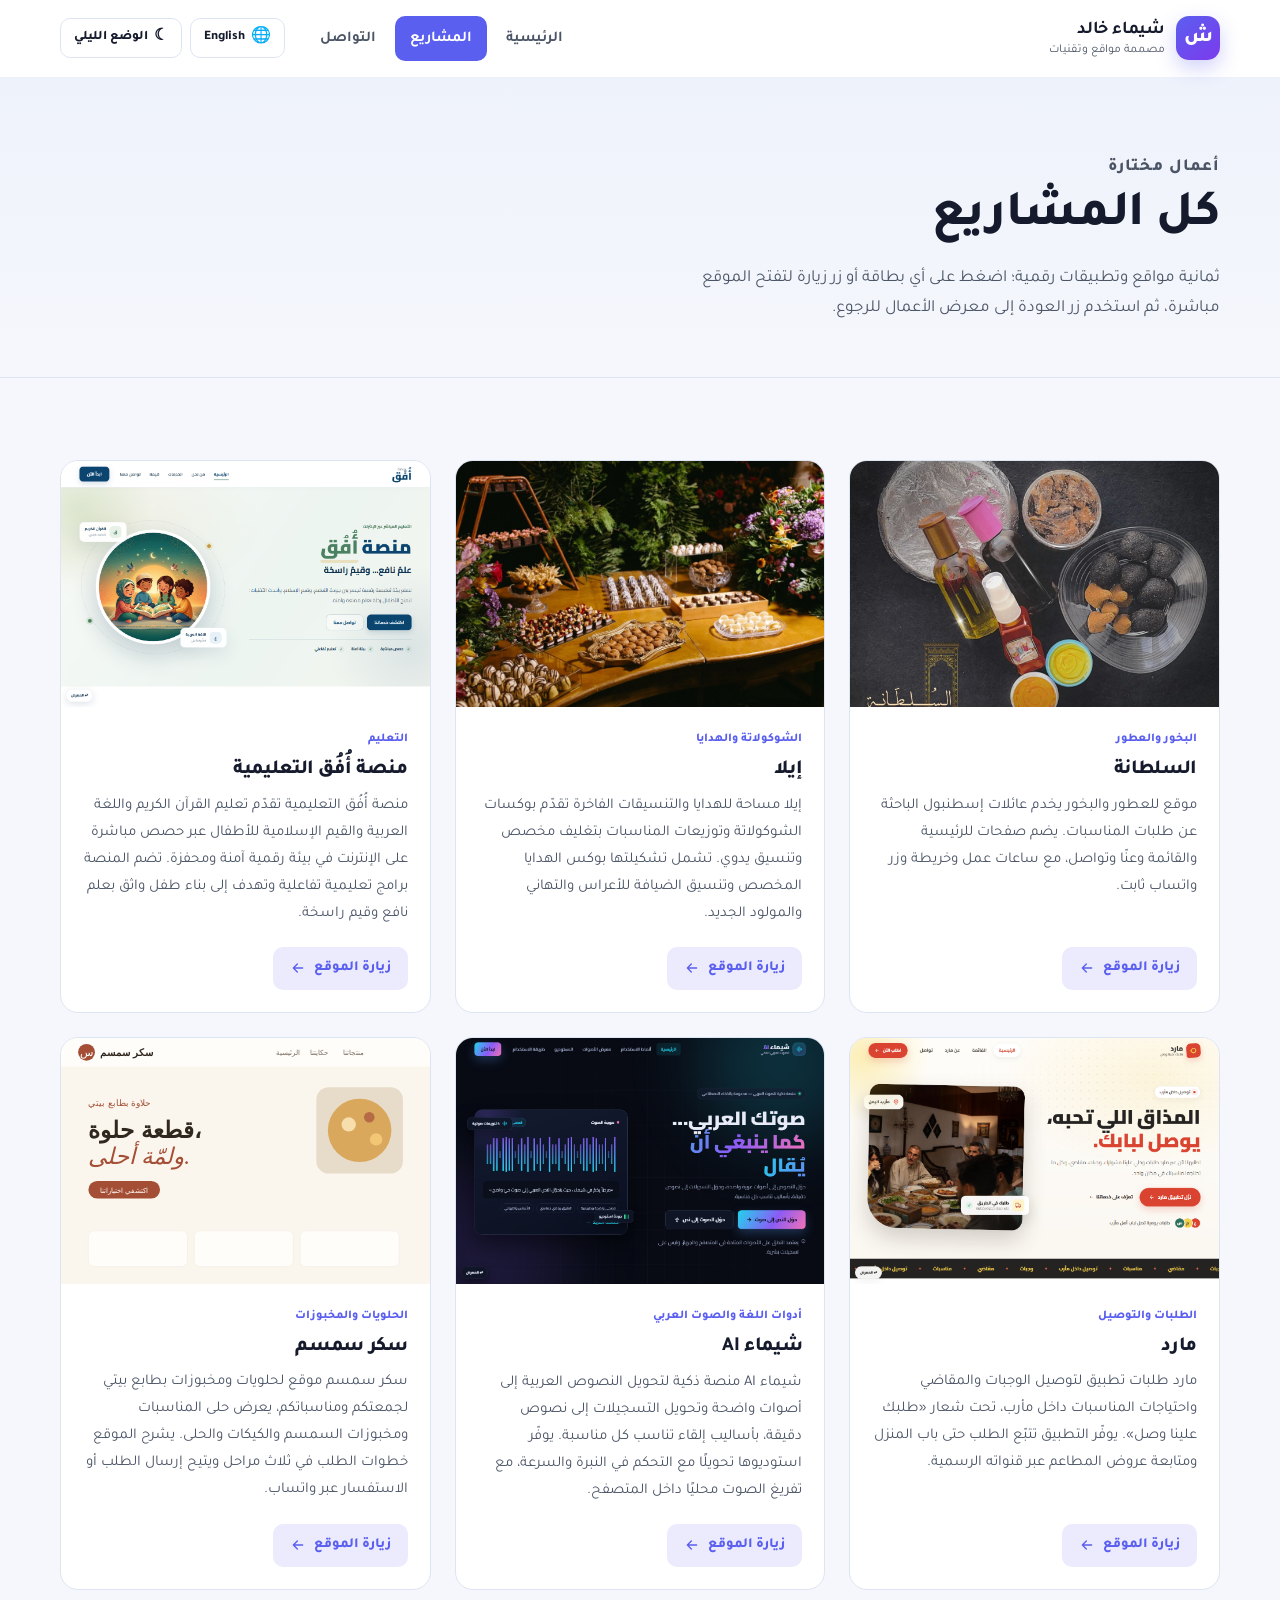
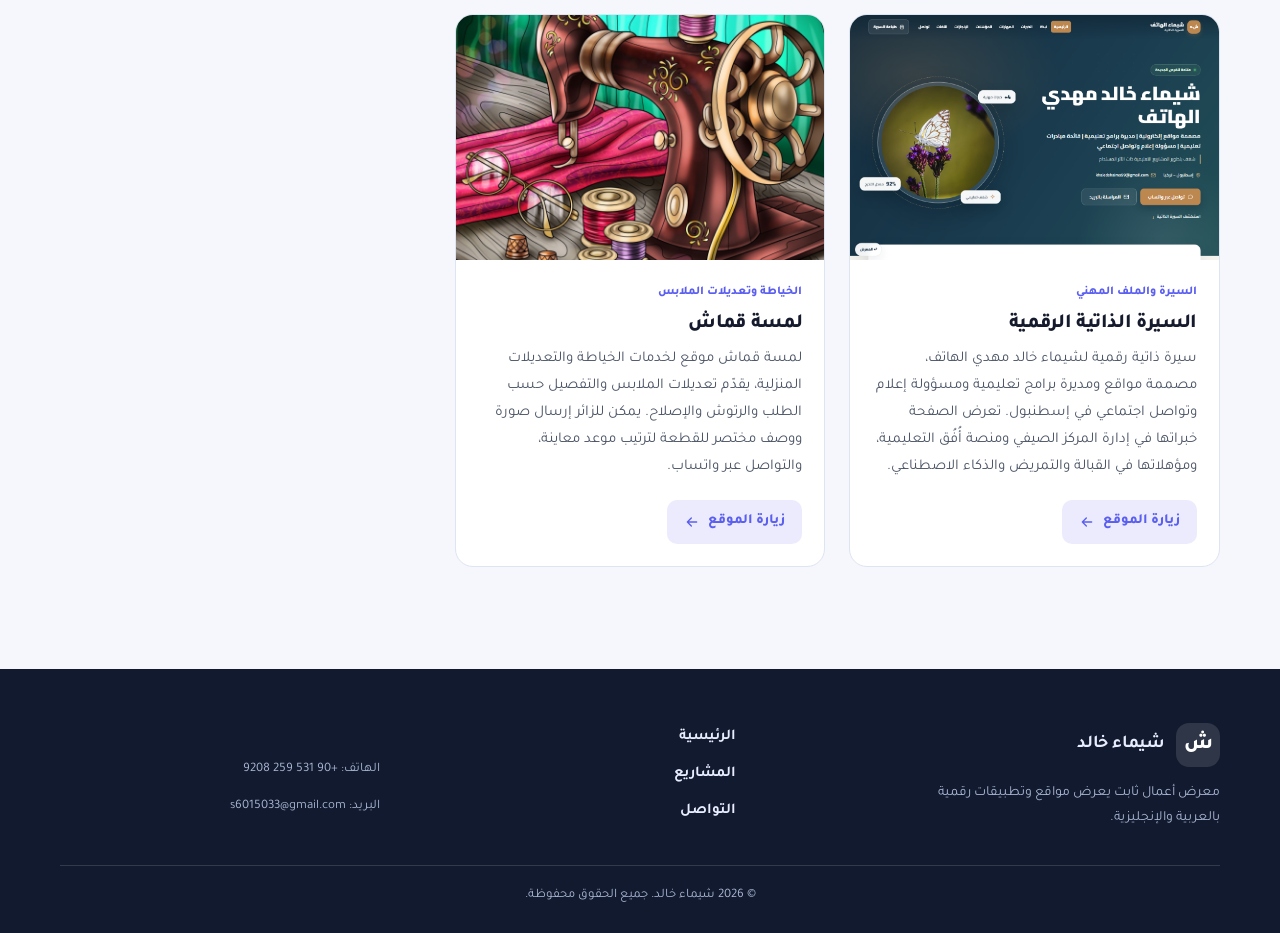
<file: projects.html>
<!DOCTYPE html>
<html lang="ar" dir="rtl">
<head>
  <meta charset="UTF-8">
  <meta name="viewport" content="width=device-width, initial-scale=1.0">
  <title data-ar="المشاريع | شيماء خالد" data-en="Projects | Shaima Khaled">المشاريع | شيماء خالد</title>
  <meta name="description" data-ar-content="ثمانية مشاريع رقمية لشيماء خالد: السلطانة، إيلا، أُفُق، مارد، شيماء AI، سكر سمسم، السيرة الذاتية الرقمية، ولمسة قماش." data-en-content="Eight digital projects by Shaima Khaled: Sultana, Ella, Ofuq, Mared, Shaimaa AI, Sugar &amp; Sesame, the digital CV, and Lamset Qomash." content="ثمانية مشاريع رقمية لشيماء خالد: السلطانة، إيلا، أُفُق، مارد، شيماء AI، سكر سمسم، السيرة الذاتية الرقمية، ولمسة قماش.">
  <meta name="theme-color" content="#5B5FEF">
  <link rel="preconnect" href="https://fonts.googleapis.com">
  <link rel="preconnect" href="https://fonts.gstatic.com" crossorigin>
  <link href="https://fonts.googleapis.com/css2?family=Inter:wght@400;500;600;700;800&family=Tajawal:wght@400;500;700;800&display=swap" rel="stylesheet">
  <link rel="stylesheet" href="assets/css/style.css">
  <script src="assets/js/main.js"></script>
</head>
<body>
  <a class="skip-link" href="#main" data-ar="انتقل إلى المحتوى الرئيسي" data-en="Skip to main content">انتقل إلى المحتوى الرئيسي</a>

  <header class="site-header" id="siteHeader">
    <div class="container header-inner">
      <a class="brand" href="index.html" data-ar-label="شيماء خالد — الصفحة الرئيسية" data-en-label="Shaima Khaled — Home">
        <span class="brand-mark" aria-hidden="true">ش</span>
        <span class="brand-copy">
          <strong data-ar="شيماء خالد" data-en="Shaima Khaled">شيماء خالد</strong>
          <small data-ar="مصممة مواقع وتقنيات" data-en="Web &amp; AI designer">مصممة مواقع وتقنيات</small>
        </span>
      </a>

      <nav class="main-nav" id="mainNav" aria-label="التنقل الرئيسي" data-ar-label="التنقل الرئيسي" data-en-label="Main navigation">
        <a href="index.html" data-ar="الرئيسية" data-en="Home">الرئيسية</a>
        <a href="projects.html" data-ar="المشاريع" data-en="Projects">المشاريع</a>
        <a href="contact.html" data-ar="التواصل" data-en="Contact">التواصل</a>
      </nav>

      <div class="header-controls">
        <button class="control-btn lang-toggle" id="langToggle" type="button" data-ar-label="التبديل إلى الإنجليزية" data-en-label="Switch to Arabic">
          <span class="icon" aria-hidden="true">&#127760;</span>
          <span data-ar="English" data-en="العربية">English</span>
        </button>
        <button class="control-btn theme-toggle" id="themeToggle" type="button" aria-pressed="false">
          <span class="icon icon-night" aria-hidden="true">&#9790;</span>
          <span class="icon icon-day" aria-hidden="true">&#9728;</span>
          <span data-theme-label>الوضع الليلي</span>
        </button>
      </div>

      <button class="menu-toggle" id="menuToggle" type="button" aria-expanded="false" aria-controls="mainNav" data-ar-label="فتح القائمة" data-en-label="Open menu">
        <span></span><span></span><span></span>
      </button>
    </div>
  </header>

  <main id="main">
    <section class="page-banner">
      <div class="container">
        <p class="section-kicker" data-ar="أعمال مختارة" data-en="Selected work">أعمال مختارة</p>
        <h1 data-ar="كل المشاريع" data-en="All Projects">كل المشاريع</h1>
        <p data-ar="ثمانية مواقع وتطبيقات رقمية؛ اضغط على أي بطاقة أو زر زيارة لتفتح الموقع مباشرة، ثم استخدم زر العودة إلى معرض الأعمال للرجوع." data-en="Eight digital websites and applications; click any card or Visit button to open its site directly, then use the Back to portfolio button to return.">ثمانية مواقع وتطبيقات رقمية؛ اضغط على أي بطاقة أو زر زيارة لتفتح الموقع مباشرة، ثم استخدم زر العودة إلى معرض الأعمال للرجوع.</p>
      </div>
    </section>

    <section class="section">
      <div class="container">
        <div class="projects-grid">
          <article class="project-card reveal" id="p-sultana">
            <div class="project-media">
              <img src="projects/sultana/assets/images/stack.webp" alt="كبسولات بخور مضغوط من موقع السلطانة" data-ar-alt="كبسولات بخور مضغوط من موقع السلطانة" data-en-alt="Compressed incense capsules from the Sultana website" width="1280" height="1037" loading="lazy">
            </div>
            <div class="project-body">
              <p class="project-category" data-ar="البخور والعطور" data-en="Incense &amp; perfume">البخور والعطور</p>
              <h3 data-ar="السلطانة" data-en="Sultana">السلطانة</h3>
              <p class="project-desc" data-ar="موقع للعطور والبخور يخدم عائلات إسطنبول الباحثة عن طلبات المناسبات. يضم صفحات للرئيسية والقائمة وعنّا وتواصل، مع ساعات عمل وخريطة وزر واتساب ثابت." data-en="A site for perfumes and incense serving Istanbul families looking for occasion requests. It includes Home, Menu, About and Contact pages, along with opening hours, a map and a fixed WhatsApp button.">موقع للعطور والبخور يخدم عائلات إسطنبول الباحثة عن طلبات المناسبات. يضم صفحات للرئيسية والقائمة وعنّا وتواصل، مع ساعات عمل وخريطة وزر واتساب ثابت.</p>
              <a class="project-link" href="projects/sultana/index.html">
                <span data-ar="زيارة الموقع" data-en="Visit site">زيارة الموقع</span>
                <svg viewBox="0 0 24 24" aria-hidden="true"><path d="M5 12h14M13 6l6 6-6 6"></path></svg>
              </a>
            </div>
          </article>

          <article class="project-card reveal" id="p-ella">
            <div class="project-media">
              <img src="projects/ELLA/assets/photo-2.jpg" alt="تنسيق هدايا وشوكولاتة من موقع إيلا" data-ar-alt="تنسيق هدايا وشوكولاتة من موقع إيلا" data-en-alt="Gift and chocolate arrangement from the Ella website" width="1880" height="1253" loading="lazy">
            </div>
            <div class="project-body">
              <p class="project-category" data-ar="الشوكولاتة والهدايا" data-en="Chocolate &amp; gifts">الشوكولاتة والهدايا</p>
              <h3 data-ar="إيلا" data-en="Ella">إيلا</h3>
              <p class="project-desc" data-ar="إيلا مساحة للهدايا والتنسيقات الفاخرة تقدّم بوكسات الشوكولاتة وتوزيعات المناسبات بتغليف مخصص وتنسيق يدوي. تشمل تشكيلتها بوكس الهدايا المخصص وتنسيق الضيافة للأعراس والتهاني والمولود الجديد." data-en="Ella is a space for luxury gifts and occasion arrangements, offering chocolate boxes and event favors with custom wrapping and hand-coordinated details. Its collection includes a custom gift box and hospitality styling for weddings, congratulations and new births.">إيلا مساحة للهدايا والتنسيقات الفاخرة تقدّم بوكسات الشوكولاتة وتوزيعات المناسبات بتغليف مخصص وتنسيق يدوي. تشمل تشكيلتها بوكس الهدايا المخصص وتنسيق الضيافة للأعراس والتهاني والمولود الجديد.</p>
              <a class="project-link" href="projects/ELLA/index.html">
                <span data-ar="زيارة الموقع" data-en="Visit site">زيارة الموقع</span>
                <svg viewBox="0 0 24 24" aria-hidden="true"><path d="M5 12h14M13 6l6 6-6 6"></path></svg>
              </a>
            </div>
          </article>

          <article class="project-card reveal" id="p-ofuq">
            <div class="project-media">
              <img src="assets/images/ofuq-preview.png" alt="معاينة واجهة منصة أُفُق التعليمية" data-ar-alt="معاينة واجهة منصة أُفُق التعليمية" data-en-alt="Preview of the Ofuq Educational Platform interface" width="1185" height="791" loading="lazy">
            </div>
            <div class="project-body">
              <p class="project-category" data-ar="التعليم" data-en="Education">التعليم</p>
              <h3 data-ar="منصة أُفُق التعليمية" data-en="Ofuq Educational Platform">منصة أُفُق التعليمية</h3>
              <p class="project-desc" data-ar="منصة أُفُق التعليمية تقدّم تعليم القرآن الكريم واللغة العربية والقيم الإسلامية للأطفال عبر حصص مباشرة على الإنترنت في بيئة رقمية آمنة ومحفزة. تضم المنصة برامج تعليمية تفاعلية وتهدف إلى بناء طفل واثق بعلم نافع وقيم راسخة." data-en="Ofuq Educational Platform teaches the Quran, Arabic language and Islamic values to children through live online lessons in a safe, motivating digital environment. It offers interactive educational programs aimed at building a confident child with useful knowledge and firm values.">منصة أُفُق التعليمية تقدّم تعليم القرآن الكريم واللغة العربية والقيم الإسلامية للأطفال عبر حصص مباشرة على الإنترنت في بيئة رقمية آمنة ومحفزة. تضم المنصة برامج تعليمية تفاعلية وتهدف إلى بناء طفل واثق بعلم نافع وقيم راسخة.</p>
              <a class="project-link" href="projects/ofuq/index.html">
                <span data-ar="زيارة الموقع" data-en="Visit site">زيارة الموقع</span>
                <svg viewBox="0 0 24 24" aria-hidden="true"><path d="M5 12h14M13 6l6 6-6 6"></path></svg>
              </a>
            </div>
          </article>

          <article class="project-card reveal" id="p-mared">
            <div class="project-media">
              <img src="assets/images/mared-preview.png" alt="معاينة واجهة موقع مارد لخدمات الطلبات والتوصيل" data-ar-alt="معاينة واجهة موقع مارد لخدمات الطلبات والتوصيل" data-en-alt="Preview of the Mared ordering and delivery website" width="1185" height="791" loading="lazy">
            </div>
            <div class="project-body">
              <p class="project-category" data-ar="الطلبات والتوصيل" data-en="Ordering &amp; delivery">الطلبات والتوصيل</p>
              <h3 data-ar="مارد" data-en="Mared">مارد</h3>
              <p class="project-desc" data-ar="مارد طلبات تطبيق لتوصيل الوجبات والمقاضي واحتياجات المناسبات داخل مأرب، تحت شعار «طلبك علينا وصل». يوفّر التطبيق تتبّع الطلب حتى باب المنزل ومتابعة عروض المطاعم عبر قنواته الرسمية." data-en="Mared Talabat is an app for delivering meals, groceries and event supplies within Marib. It lets users track orders to their door and follow restaurant offers through its official channels.">مارد طلبات تطبيق لتوصيل الوجبات والمقاضي واحتياجات المناسبات داخل مأرب، تحت شعار «طلبك علينا وصل». يوفّر التطبيق تتبّع الطلب حتى باب المنزل ومتابعة عروض المطاعم عبر قنواته الرسمية.</p>
              <a class="project-link" href="projects/mared/index.html">
                <span data-ar="زيارة الموقع" data-en="Visit site">زيارة الموقع</span>
                <svg viewBox="0 0 24 24" aria-hidden="true"><path d="M5 12h14M13 6l6 6-6 6"></path></svg>
              </a>
            </div>
          </article>

          <article class="project-card reveal" id="p-shaimaa-ai">
            <div class="project-media">
              <img src="assets/images/shaimaa-ai-preview.png" alt="معاينة واجهة منصة شيماء AI للصوت العربي" data-ar-alt="معاينة واجهة منصة شيماء AI للصوت العربي" data-en-alt="Preview of the Shaimaa AI Arabic voice platform" width="1185" height="791" loading="lazy">
            </div>
            <div class="project-body">
              <p class="project-category" data-ar="أدوات اللغة والصوت العربي" data-en="Arabic language &amp; voice tools">أدوات اللغة والصوت العربي</p>
              <h3 data-ar="شيماء AI" data-en="Shaimaa AI">شيماء AI</h3>
              <p class="project-desc" data-ar="شيماء AI منصة ذكية لتحويل النصوص العربية إلى أصوات واضحة وتحويل التسجيلات إلى نصوص دقيقة، بأساليب إلقاء تناسب كل مناسبة. يوفّر استوديوها تحويلًا مع التحكم في النبرة والسرعة، مع تفريغ الصوت محليًا داخل المتصفح." data-en="Shaimaa AI is a smart platform for turning Arabic text into clear speech and recordings into accurate text, with delivery styles for every occasion. Its studio offers pitch and speed controls, while transcription is processed locally in the browser.">شيماء AI منصة ذكية لتحويل النصوص العربية إلى أصوات واضحة وتحويل التسجيلات إلى نصوص دقيقة، بأساليب إلقاء تناسب كل مناسبة. يوفّر استوديوها تحويلًا مع التحكم في النبرة والسرعة، مع تفريغ الصوت محليًا داخل المتصفح.</p>
              <a class="project-link" href="projects/shaimaa-ai/index.html">
                <span data-ar="زيارة الموقع" data-en="Visit site">زيارة الموقع</span>
                <svg viewBox="0 0 24 24" aria-hidden="true"><path d="M5 12h14M13 6l6 6-6 6"></path></svg>
              </a>
            </div>
          </article>

          <article class="project-card reveal" id="p-sugar-sesame">
            <div class="project-media">
              <img src="assets/images/sugar-sesame-preview.svg" alt="معاينة واجهة موقع سكر سمسم للحلويات والمخبوزات" data-ar-alt="معاينة واجهة موقع سكر سمسم للحلويات والمخبوزات" data-en-alt="Preview of the Sugar &amp; Sesame sweets and bakery website" width="1185" height="791" loading="lazy">
            </div>
            <div class="project-body">
              <p class="project-category" data-ar="الحلويات والمخبوزات" data-en="Sweets &amp; bakery">الحلويات والمخبوزات</p>
              <h3 data-ar="سكر سمسم" data-en="Sugar &amp; Sesame">سكر سمسم</h3>
              <p class="project-desc" data-ar="سكر سمسم موقع لحلويات ومخبوزات بطابع بيتي لجمعتكم ومناسباتكم، يعرض حلى المناسبات ومخبوزات السمسم والكيكات والحلى. يشرح الموقع خطوات الطلب في ثلاث مراحل ويتيح إرسال الطلب أو الاستفسار عبر واتساب." data-en="Sugar Sesame is a site for homemade-style sweets and baked goods for gatherings and occasions, featuring occasion sweets, sesame baked goods, and cakes. It outlines a three-step ordering process and directs customers to send orders or inquiries through WhatsApp.">سكر سمسم موقع لحلويات ومخبوزات بطابع بيتي لجمعتكم ومناسباتكم، يعرض حلى المناسبات ومخبوزات السمسم والكيكات والحلى. يشرح الموقع خطوات الطلب في ثلاث مراحل ويتيح إرسال الطلب أو الاستفسار عبر واتساب.</p>
              <a class="project-link" href="projects/sugar-sesame/index.html">
                <span data-ar="زيارة الموقع" data-en="Visit site">زيارة الموقع</span>
                <svg viewBox="0 0 24 24" aria-hidden="true"><path d="M5 12h14M13 6l6 6-6 6"></path></svg>
              </a>
            </div>
          </article>

          <article class="project-card reveal" id="p-cv">
            <div class="project-media">
              <img src="assets/images/cv-preview.png" alt="معاينة واجهة السيرة الذاتية الرقمية لشيماء خالد" data-ar-alt="معاينة واجهة السيرة الذاتية الرقمية لشيماء خالد" data-en-alt="Preview of Shaima Khaled's digital CV" width="1185" height="791" loading="lazy">
            </div>
            <div class="project-body">
              <p class="project-category" data-ar="السيرة والملف المهني" data-en="CV &amp; professional profile">السيرة والملف المهني</p>
              <h3 data-ar="السيرة الذاتية الرقمية" data-en="Digital CV">السيرة الذاتية الرقمية</h3>
              <p class="project-desc" data-ar="سيرة ذاتية رقمية لشيماء خالد مهدي الهاتف، مصممة مواقع ومديرة برامج تعليمية ومسؤولة إعلام وتواصل اجتماعي في إسطنبول. تعرض الصفحة خبراتها في إدارة المركز الصيفي ومنصة أُفُق التعليمية، ومؤهلاتها في القبالة والتمريض والذكاء الاصطناعي." data-en="A digital CV for Shaima Khaled Mahdi Al-Hatf, a web designer, educational program manager, and media and social communication officer in Istanbul. The page presents her experience leading the summer center and working with the Ofuq Educational Platform, along with her qualifications in midwifery, nursing and AI.">سيرة ذاتية رقمية لشيماء خالد مهدي الهاتف، مصممة مواقع ومديرة برامج تعليمية ومسؤولة إعلام وتواصل اجتماعي في إسطنبول. تعرض الصفحة خبراتها في إدارة المركز الصيفي ومنصة أُفُق التعليمية، ومؤهلاتها في القبالة والتمريض والذكاء الاصطناعي.</p>
              <a class="project-link" href="projects/cv/index.html">
                <span data-ar="زيارة الموقع" data-en="Visit site">زيارة الموقع</span>
                <svg viewBox="0 0 24 24" aria-hidden="true"><path d="M5 12h14M13 6l6 6-6 6"></path></svg>
              </a>
            </div>
          </article>

          <article class="project-card reveal" id="p-lamset-qomash">
            <div class="project-media">
              <img src="projects/lamset-qomash/assets/sewing-machine.png" alt="ماكينة خياطة وخيوط وأقمشة لمشروع لمسة قماش" data-ar-alt="ماكينة خياطة وخيوط وأقمشة لمشروع لمسة قماش" data-en-alt="Sewing machine, threads and fabrics for the Lamset Qomash project" width="768" height="768" loading="lazy">
            </div>
            <div class="project-body">
              <p class="project-category" data-ar="الخياطة وتعديلات الملابس" data-en="Sewing &amp; alterations">الخياطة وتعديلات الملابس</p>
              <h3 data-ar="لمسة قماش" data-en="Lamset Qomash">لمسة قماش</h3>
              <p class="project-desc" data-ar="لمسة قماش موقع لخدمات الخياطة والتعديلات المنزلية، يقدّم تعديلات الملابس والتفصيل حسب الطلب والرتوش والإصلاح. يمكن للزائر إرسال صورة ووصف مختصر للقطعة لترتيب موعد معاينة، والتواصل عبر واتساب." data-en="Lamset Qomash is a home sewing and alterations site offering garment alterations, made-to-order tailoring, and minor repairs. Visitors can send a photo and a short description of the item to arrange an inspection appointment and get in touch via WhatsApp.">لمسة قماش موقع لخدمات الخياطة والتعديلات المنزلية، يقدّم تعديلات الملابس والتفصيل حسب الطلب والرتوش والإصلاح. يمكن للزائر إرسال صورة ووصف مختصر للقطعة لترتيب موعد معاينة، والتواصل عبر واتساب.</p>
              <a class="project-link" href="projects/lamset-qomash/index.html">
                <span data-ar="زيارة الموقع" data-en="Visit site">زيارة الموقع</span>
                <svg viewBox="0 0 24 24" aria-hidden="true"><path d="M5 12h14M13 6l6 6-6 6"></path></svg>
              </a>
            </div>
          </article>
        </div>
      </div>
    </section>
  </main>

  <footer class="site-footer">
    <div class="container footer-grid">
      <div class="footer-brand">
        <a class="brand" href="index.html" data-ar-label="شيماء خالد — الصفحة الرئيسية" data-en-label="Shaima Khaled — Home">
          <span class="brand-mark" aria-hidden="true">ش</span>
          <span class="brand-copy"><strong data-ar="شيماء خالد" data-en="Shaima Khaled">شيماء خالد</strong></span>
        </a>
        <p data-ar="معرض أعمال ثابت يعرض مواقع وتطبيقات رقمية بالعربية والإنجليزية." data-en="A static portfolio of Arabic and English digital websites and applications.">معرض أعمال ثابت يعرض مواقع وتطبيقات رقمية بالعربية والإنجليزية.</p>
      </div>
      <nav class="footer-nav" aria-label="روابط التذييل" data-ar-label="روابط التذييل" data-en-label="Footer links">
        <a href="index.html" data-ar="الرئيسية" data-en="Home">الرئيسية</a>
        <a href="projects.html" data-ar="المشاريع" data-en="Projects">المشاريع</a>
        <a href="contact.html" data-ar="التواصل" data-en="Contact">التواصل</a>
      </nav>
      <div class="footer-meta">
        <p data-ar="الهاتف: +90 531 259 9208" data-en="Phone: +90 531 259 9208">الهاتف: +90 531 259 9208</p>
        <p data-ar="البريد: s6015033@gmail.com" data-en="Email: s6015033@gmail.com">البريد: s6015033@gmail.com</p>
      </div>
    </div>
    <div class="container footer-bottom">
      <span data-ar="© 2026 شيماء خالد. جميع الحقوق محفوظة." data-en="© 2026 Shaima Khaled. All rights reserved.">© 2026 شيماء خالد. جميع الحقوق محفوظة.</span>
    </div>
  </footer>

  <button class="to-top" id="toTop" type="button" data-ar-label="العودة إلى أعلى الصفحة" data-en-label="Back to top">
    <svg viewBox="0 0 24 24" aria-hidden="true"><path d="M12 19V5M6 11l6-6 6 6"></path></svg>
  </button>
</body>
</html>
</file>
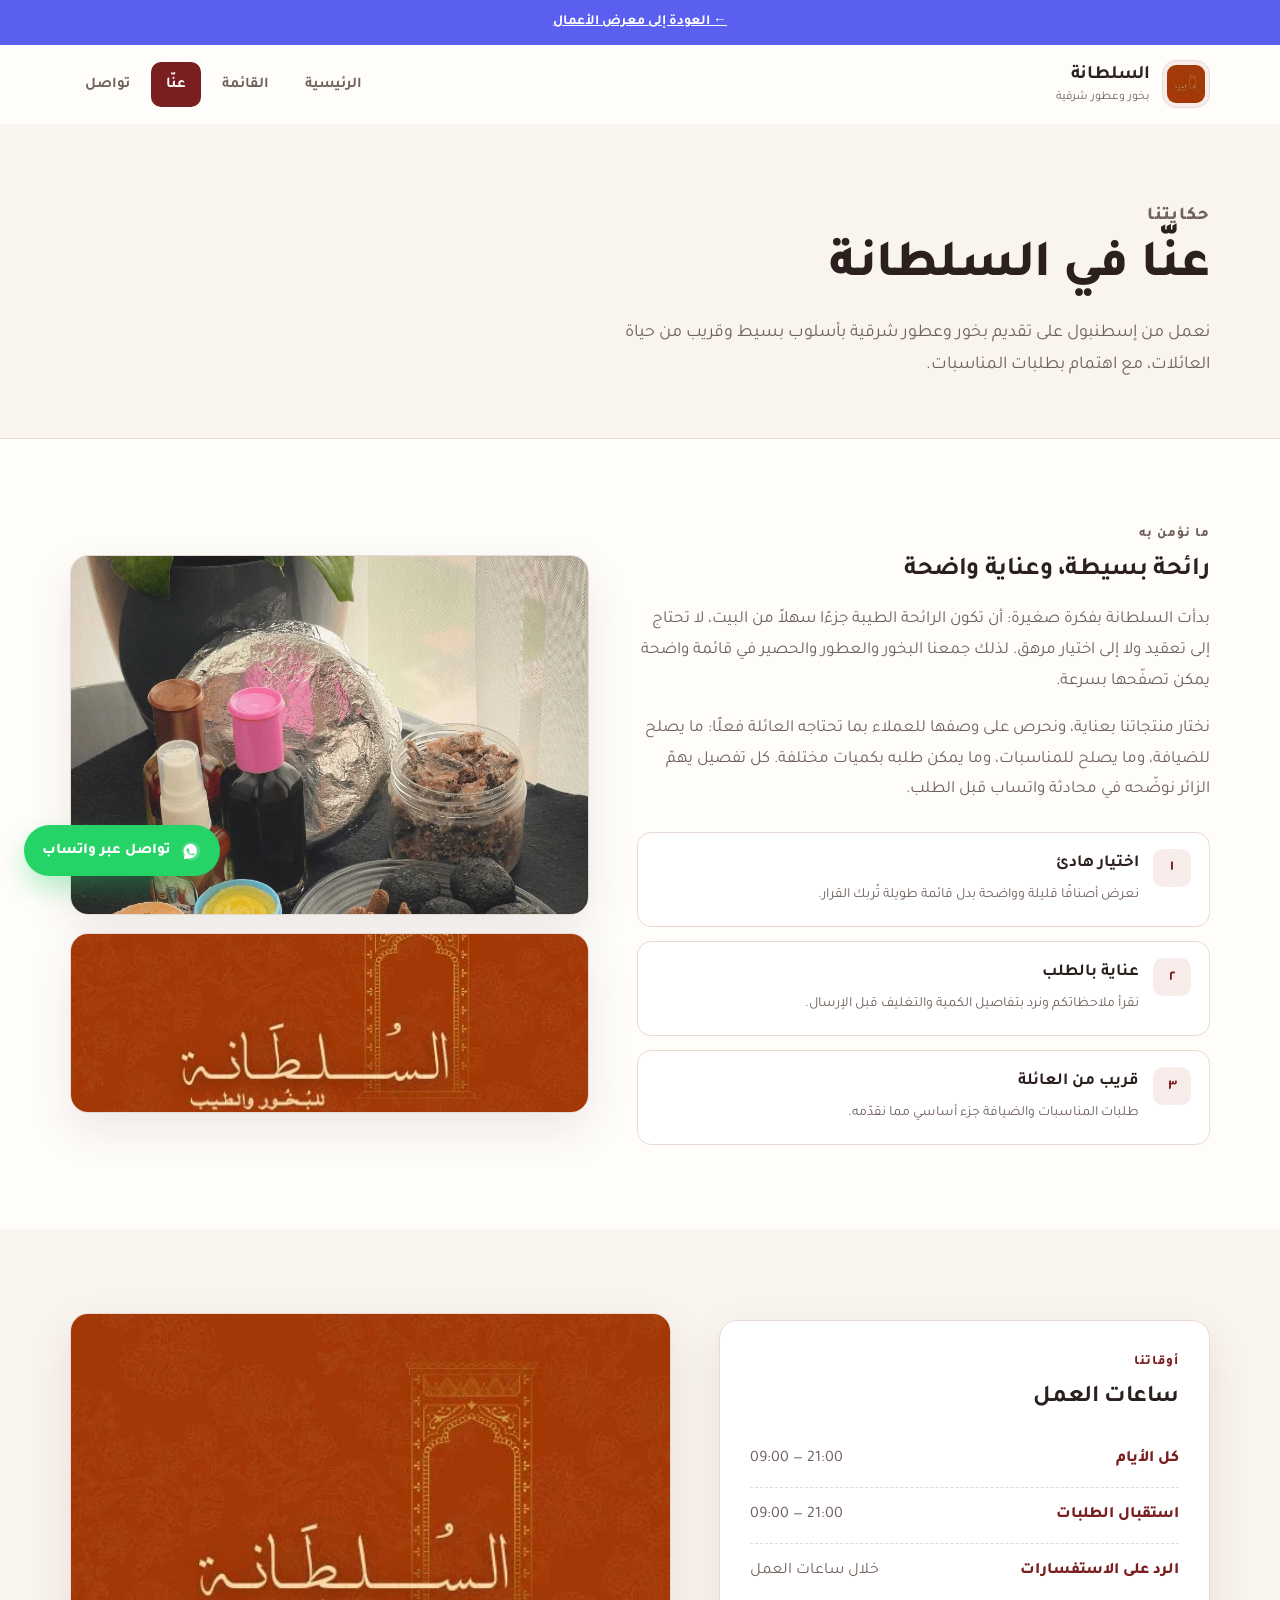
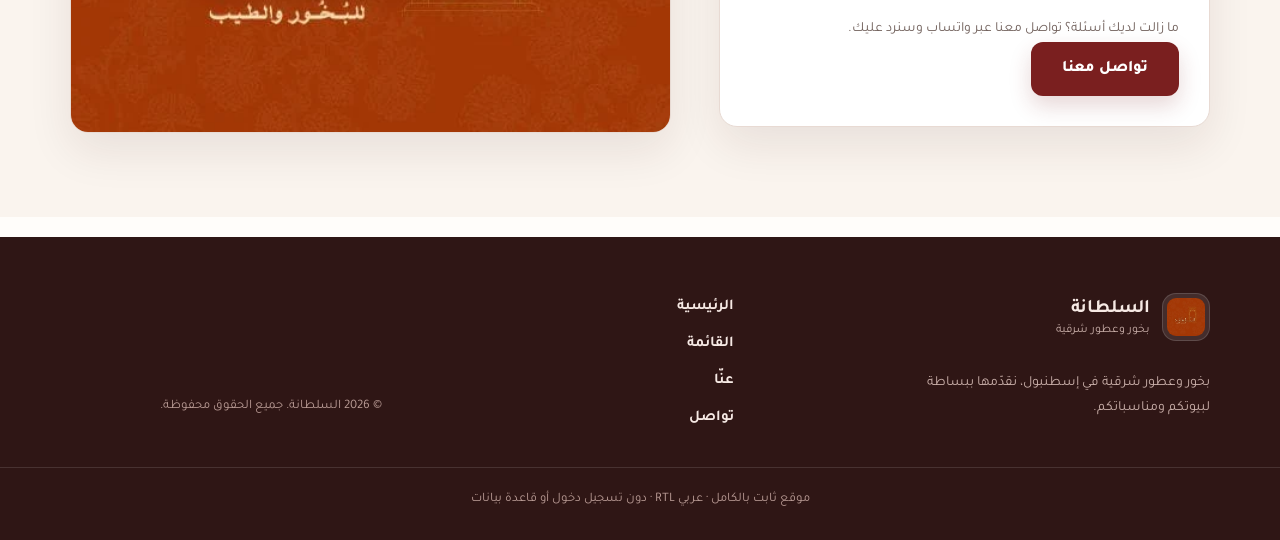
<file: projects/sultana/about.html>
<!DOCTYPE html>
<html lang="ar" dir="rtl">
<head>
  <meta charset="UTF-8">
  <meta name="viewport" content="width=device-width, initial-scale=1.0">
  <title>عنّا | السلطانة</title>
  <meta name="description" content="تعرّف على السلطانة للبخور والعطور في إسطنبول: اختيار بسيط وعناية بالتفاصيل وطلبات تناسب العائلة والمناسبات.">
  <meta name="theme-color" content="#7a1f1f">
  <link rel="preconnect" href="https://fonts.googleapis.com">
  <link rel="preconnect" href="https://fonts.gstatic.com" crossorigin>
  <link href="https://fonts.googleapis.com/css2?family=Tajawal:wght@400;500;700;800&display=swap" rel="stylesheet">
  <link rel="stylesheet" href="assets/css/style.css">
</head>
<body>
  <div style="background:#5B5FEF;color:#fff;text-align:center;padding:10px 16px;font-size:14px;font-weight:bold">
    <a href="../../index.html" style="color:#fff;text-decoration:underline">← العودة إلى معرض الأعمال</a>
  </div>
  <a class="skip-link" href="#main">انتقل إلى المحتوى الرئيسي</a>

  <header class="site-header" id="siteHeader">
    <div class="container header-inner">
      <a class="brand" href="index.html" aria-label="السلطانة — الصفحة الرئيسية">
        <img class="brand-mark" src="assets/images/logo.webp" alt="" width="500" height="500" loading="lazy">
        <span class="brand-copy"><strong>السلطانة</strong><small>بخور وعطور شرقية</small></span>
      </a>
      <nav class="main-nav" id="mainNav" aria-label="التنقل الرئيسي">
        <a href="index.html">الرئيسية</a>
        <a href="menu.html">القائمة</a>
        <a href="about.html">عنّا</a>
        <a href="contact.html">تواصل</a>
      </nav>
      <button class="menu-toggle" id="menuToggle" type="button" aria-label="فتح القائمة" aria-expanded="false" aria-controls="mainNav">
        <span></span><span></span><span></span>
      </button>
    </div>
  </header>

  <main id="main">
    <section class="page-banner">
      <div class="container">
        <p class="section-kicker">حكايتنا</p>
        <h1>عنّا في السلطانة</h1>
        <p>نعمل من إسطنبول على تقديم بخور وعطور شرقية بأسلوب بسيط وقريب من حياة العائلات، مع اهتمام بطلبات المناسبات.</p>
      </div>
    </section>

    <section class="section">
      <div class="container about-grid">
        <div class="about-copy reveal">
          <p class="section-kicker">ما نؤمن به</p>
          <h2>رائحة بسيطة، وعناية واضحة</h2>
          <p>بدأت السلطانة بفكرة صغيرة: أن تكون الرائحة الطيبة جزءًا سهلاً من البيت، لا تحتاج إلى تعقيد ولا إلى اختيار مرهق. لذلك جمعنا البخور والعطور والحصير في قائمة واضحة يمكن تصفّحها بسرعة.</p>
          <p>نختار منتجاتنا بعناية، ونحرص على وصفها للعملاء بما تحتاجه العائلة فعلًا: ما يصلح للضيافة، وما يصلح للمناسبات، وما يمكن طلبه بكميات مختلفة. كل تفصيل يهمّ الزائر نوضّحه في محادثة واتساب قبل الطلب.</p>
          <ul class="about-points">
            <li><b aria-hidden="true">١</b><div><strong>اختيار هادئ</strong><span>نعرض أصنافًا قليلة وواضحة بدل قائمة طويلة تُربك القرار.</span></div></li>
            <li><b aria-hidden="true">٢</b><div><strong>عناية بالطلب</strong><span>نقرأ ملاحظاتكم ونرد بتفاصيل الكمية والتغليف قبل الإرسال.</span></div></li>
            <li><b aria-hidden="true">٣</b><div><strong>قريب من العائلة</strong><span>طلبات المناسبات والضيافة جزء أساسي مما نقدّمه.</span></div></li>
          </ul>
        </div>
        <div class="about-media reveal">
          <img class="tall" src="image (2).webp" alt="منتجات السلطانة للبخور والعطور" width="960" height="1280" loading="lazy">
          <img class="wide" src="log.webp" alt="شعار السلطانة" width="500" height="500" loading="lazy">
        </div>
      </div>
    </section>

    <section class="section section-alt" id="hours">
      <div class="container hours-grid">
        <div class="hours-card reveal">
          <p class="section-kicker">أوقاتنا</p>
          <h3>ساعات العمل</h3>
          <ul class="hours-list">
            <li><strong>كل الأيام</strong><span dir="ltr">09:00 — 21:00</span></li>
            <li><strong>استقبال الطلبات</strong><span dir="ltr">09:00 — 21:00</span></li>
            <li><strong>الرد على الاستفسارات</strong><span dir="ltr">خلال ساعات العمل</span></li>
          </ul>
          <p class="hours-note">ما زالت لديك أسئلة؟ تواصل معنا عبر واتساب وسنرد عليك.</p>
          <a class="btn btn-primary btn-lg" href="contact.html">تواصل معنا</a>
        </div>
        <div class="hours-aside reveal">
          <img src="assets/images/gallery1.webp" alt="الهوية البصرية للسلطانة" width="500" height="500" loading="lazy">
        </div>
      </div>
    </section>
  </main>

  <footer class="site-footer">
    <div class="container footer-grid">
      <div class="footer-brand">
        <a class="brand" href="index.html" aria-label="السلطانة — الصفحة الرئيسية">
          <img class="brand-mark" src="assets/images/logo.webp" alt="" width="500" height="500" loading="lazy">
          <span class="brand-copy"><strong>السلطانة</strong><small>بخور وعطور شرقية</small></span>
        </a>
        <p>بخور وعطور شرقية في إسطنبول، نقدّمها ببساطة لبيوتكم ومناسباتكم.</p>
      </div>
      <nav class="footer-nav" aria-label="روابط التذييل">
        <a href="index.html">الرئيسية</a>
        <a href="menu.html">القائمة</a>
        <a href="about.html">عنّا</a>
        <a href="contact.html">تواصل</a>
      </nav>
      <div class="footer-meta"><p>© <span id="year">2026</span> السلطانة. جميع الحقوق محفوظة.</p></div>
    </div>
    <div class="footer-bottom">موقع ثابت بالكامل · عربي RTL · دون تسجيل دخول أو قاعدة بيانات</div>
  </footer>

  <a class="whatsapp-float" href="https://wa.me/905316458311?text=مرحبًا%20السلطانة%2C%20أود%20الاستفسار%20عن%20المنتجات" target="_blank" rel="noopener noreferrer" aria-label="تواصل مع السلطانة عبر واتساب">
    <svg viewBox="0 0 24 24" aria-hidden="true"><circle cx="12" cy="12" r="10" fill="currentColor" opacity=".2"/><path fill="currentColor" d="M12 4a8 8 0 0 0-6.9 12.1L4 21l4.9-1.1A8 8 0 1 0 12 4Zm4.2 11.3c-.2.5-1 1-1.4 1.2l-.8.2c-.4.1-.9.1-1.4-.1-.3-.1-.7-.2-1.2-.4-2.1-.9-3.4-3-3.5-3.2-.1-.2-.8-1-.8-2s.5-1.5.7-1.7c.2-.2.5-.3.7-.3h.5c.2 0 .4 0 .6.5l.8 2c.1.2.1.3 0 .5l-.4.5-.3.3c-.1.1-.2.2 0 .4.2.2.8 1.3 1.8 1.8.6.3 1 .4 1.4.5.2.1.4 0 .5-.2l.6-.8c.2-.2.3-.2.5-.1l1.9 1c.2.1.4.2.4.3 0 .1-.1.5-.4 1Z"/></svg>
    <span>تواصل عبر واتساب</span>
  </a>

  <button class="to-top" id="toTop" type="button" aria-label="العودة إلى الأعلى">
    <svg viewBox="0 0 24 24" aria-hidden="true"><path d="M12 19V5M5 12l7-7 7 7" /></svg>
  </button>

  <script src="assets/js/script.js"></script>
</body>
</html>
</file>
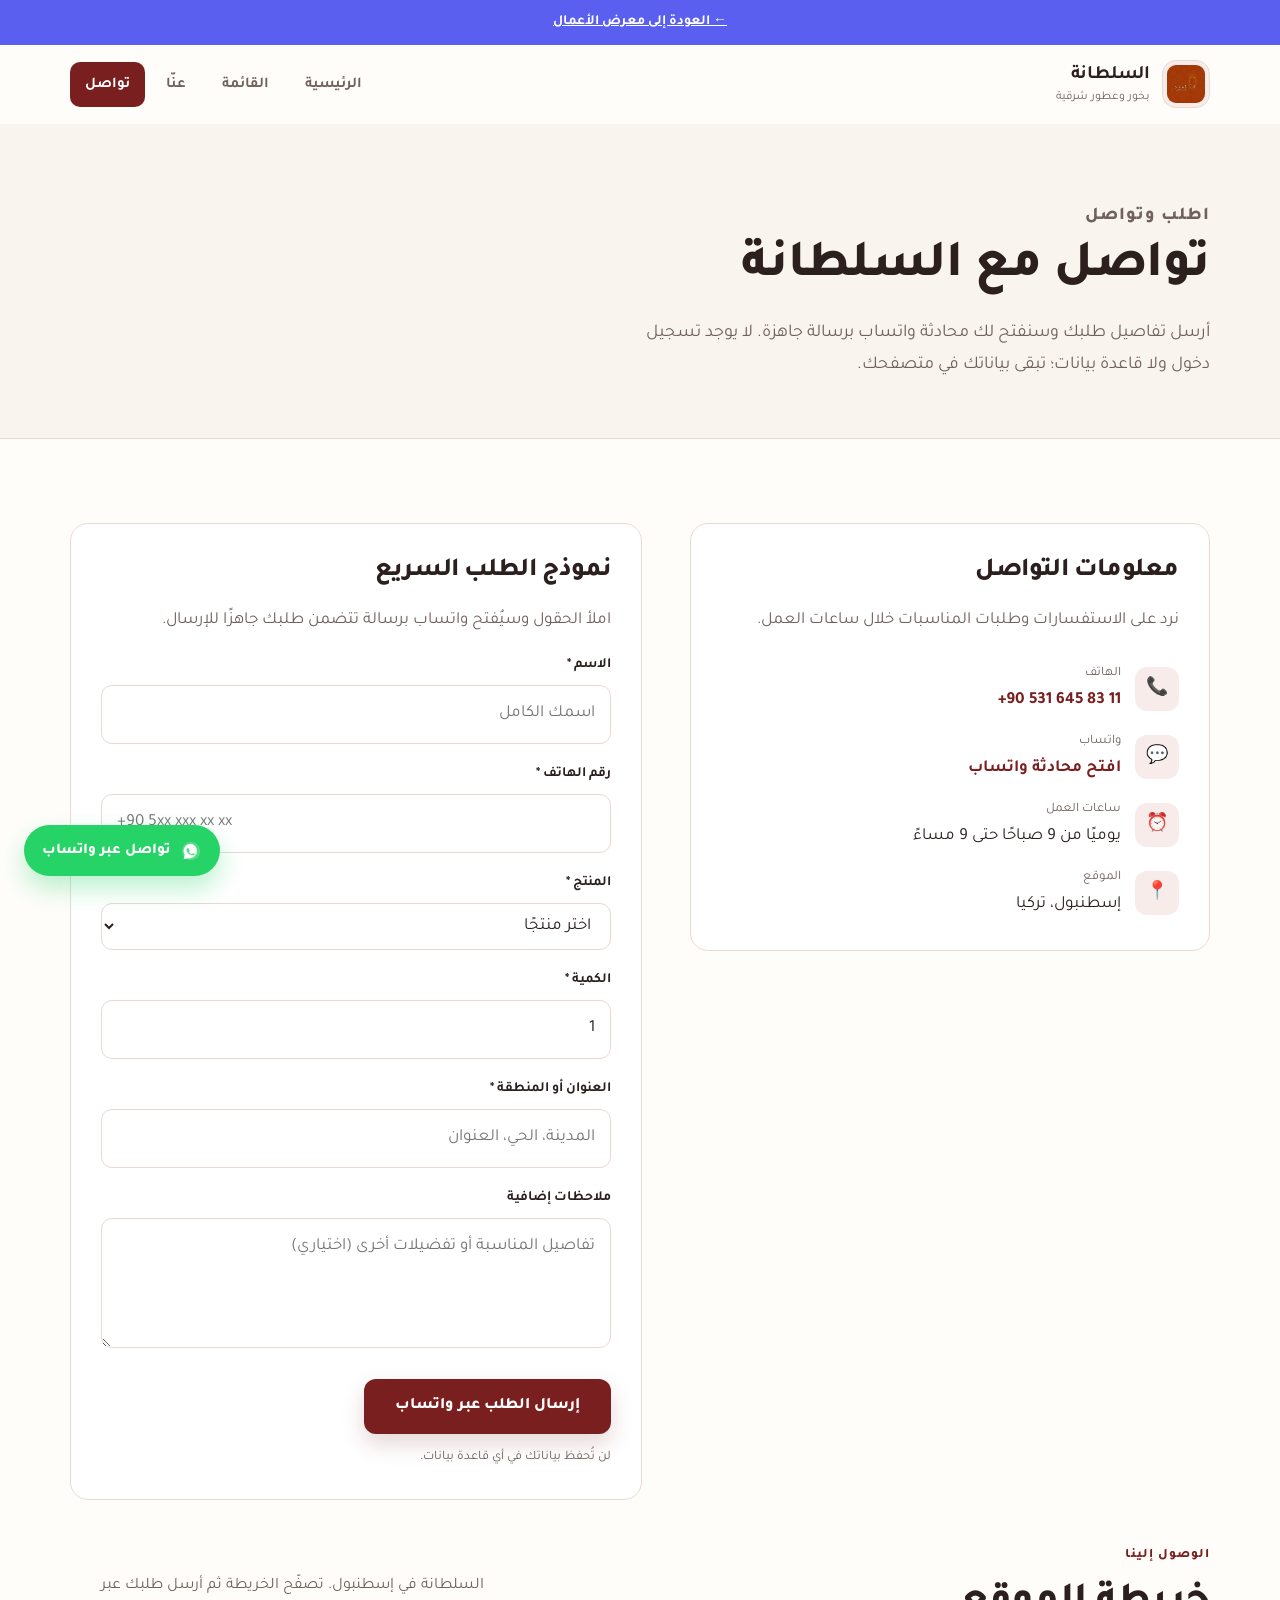
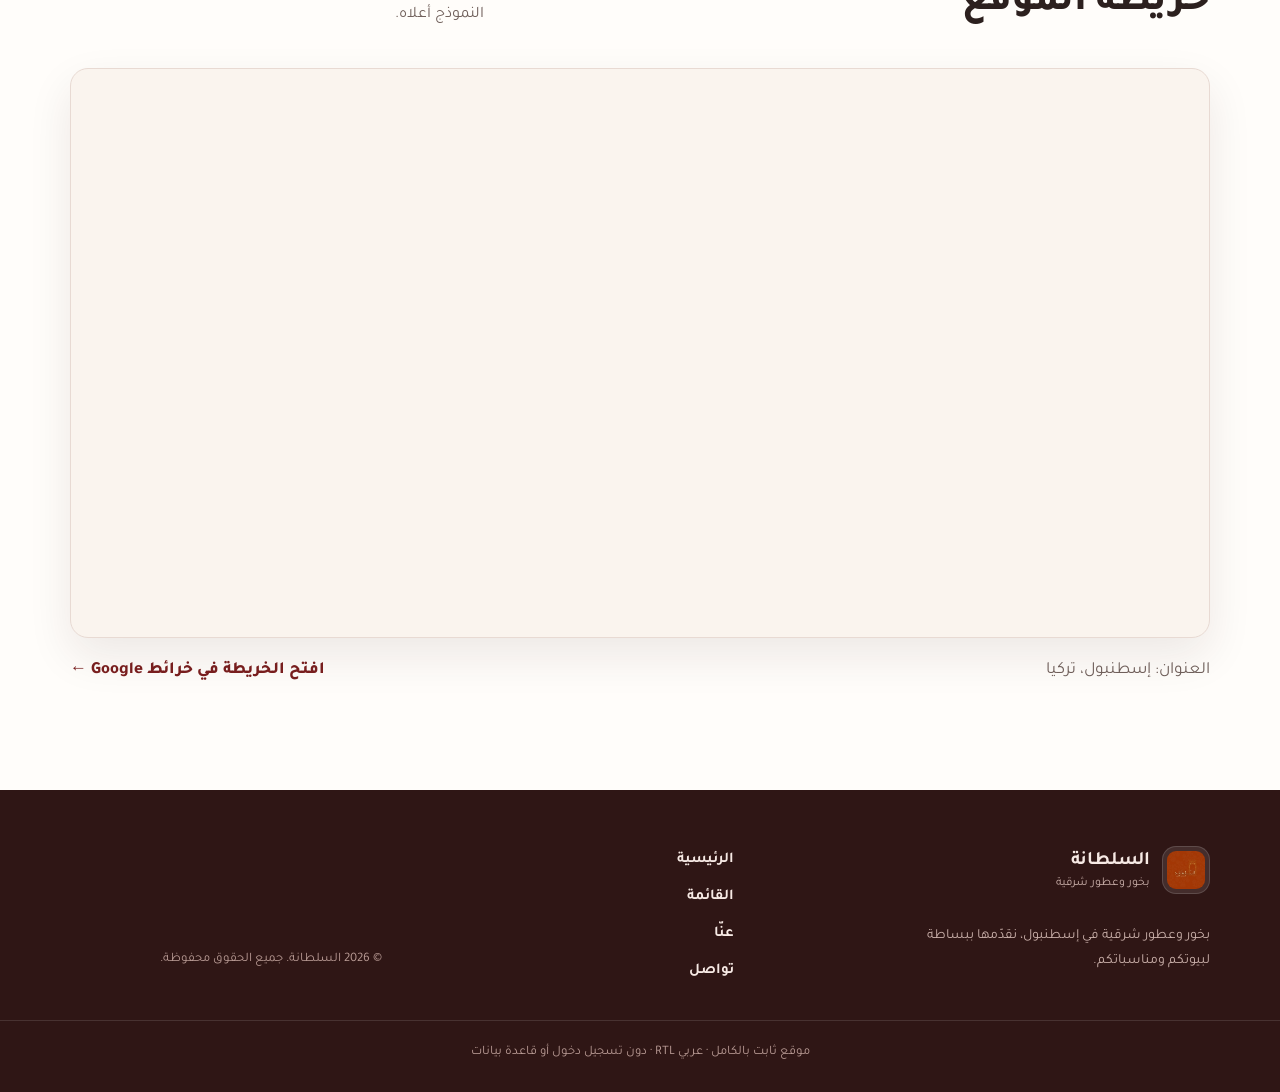
<file: projects/sultana/contact.html>
<!DOCTYPE html>
<html lang="ar" dir="rtl">
<head>
  <meta charset="UTF-8">
  <meta name="viewport" content="width=device-width, initial-scale=1.0">
  <title>تواصل | السلطانة</title>
  <meta name="description" content="تواصل مع السلطانة في إسطنبول: أرسل طلبك عبر واتساب، واطّلع على ساعات العمل وموقعنا على الخريطة.">
  <meta name="theme-color" content="#7a1f1f">
  <link rel="preconnect" href="https://fonts.googleapis.com">
  <link rel="preconnect" href="https://fonts.gstatic.com" crossorigin>
  <link href="https://fonts.googleapis.com/css2?family=Tajawal:wght@400;500;700;800&display=swap" rel="stylesheet">
  <link rel="stylesheet" href="assets/css/style.css">
</head>
<body>
  <div style="background:#5B5FEF;color:#fff;text-align:center;padding:10px 16px;font-size:14px;font-weight:bold">
    <a href="../../index.html" style="color:#fff;text-decoration:underline">← العودة إلى معرض الأعمال</a>
  </div>
  <a class="skip-link" href="#main">انتقل إلى المحتوى الرئيسي</a>

  <header class="site-header" id="siteHeader">
    <div class="container header-inner">
      <a class="brand" href="index.html" aria-label="السلطانة — الصفحة الرئيسية">
        <img class="brand-mark" src="assets/images/logo.webp" alt="" width="500" height="500" loading="lazy">
        <span class="brand-copy"><strong>السلطانة</strong><small>بخور وعطور شرقية</small></span>
      </a>
      <nav class="main-nav" id="mainNav" aria-label="التنقل الرئيسي">
        <a href="index.html">الرئيسية</a>
        <a href="menu.html">القائمة</a>
        <a href="about.html">عنّا</a>
        <a href="contact.html">تواصل</a>
      </nav>
      <button class="menu-toggle" id="menuToggle" type="button" aria-label="فتح القائمة" aria-expanded="false" aria-controls="mainNav">
        <span></span><span></span><span></span>
      </button>
    </div>
  </header>

  <main id="main">
    <section class="page-banner">
      <div class="container">
        <p class="section-kicker">اطلب وتواصل</p>
        <h1>تواصل مع السلطانة</h1>
        <p>أرسل تفاصيل طلبك وسنفتح لك محادثة واتساب برسالة جاهزة. لا يوجد تسجيل دخول ولا قاعدة بيانات؛ تبقى بياناتك في متصفحك.</p>
      </div>
    </section>

    <section class="section">
      <div class="container contact-grid">
        <div class="contact-card reveal">
          <h2>معلومات التواصل</h2>
          <p>نرد على الاستفسارات وطلبات المناسبات خلال ساعات العمل.</p>
          <p class="product-context" id="productContext" hidden></p>
          <ul class="contact-list">
            <li>
              <span class="contact-icon" aria-hidden="true">📞</span>
              <span><small>الهاتف</small><a href="tel:+905316458311" dir="ltr">+90 531 645 83 11</a></span>
            </li>
            <li>
              <span class="contact-icon" aria-hidden="true">💬</span>
              <span><small>واتساب</small><a href="https://wa.me/905316458311" target="_blank" rel="noopener noreferrer">افتح محادثة واتساب</a></span>
            </li>
            <li>
              <span class="contact-icon" aria-hidden="true">⏰</span>
              <span><small>ساعات العمل</small><span>يوميًا من 9 صباحًا حتى 9 مساءً</span></span>
            </li>
            <li>
              <span class="contact-icon" aria-hidden="true">📍</span>
              <span><small>الموقع</small><span>إسطنبول، تركيا</span></span>
            </li>
          </ul>
        </div>

        <div class="contact-card reveal">
          <h2>نموذج الطلب السريع</h2>
          <p>املأ الحقول وسيُفتح واتساب برسالة تتضمن طلبك جاهزًا للإرسال.</p>
          <form id="orderForm" novalidate>
            <div class="form-field">
              <label for="customerName">الاسم <span aria-hidden="true">*</span></label>
              <input type="text" id="customerName" name="customerName" autocomplete="name" required placeholder="اسمك الكامل">
            </div>
            <div class="form-field">
              <label for="customerPhone">رقم الهاتف <span aria-hidden="true">*</span></label>
              <input type="tel" id="customerPhone" name="customerPhone" autocomplete="tel" required placeholder="+90 5xx xxx xx xx" dir="ltr">
            </div>
            <div class="form-field">
              <label for="productName">المنتج <span aria-hidden="true">*</span></label>
              <select id="productName" name="productName" required>
                <option value="">اختر منتجًا</option>
                <option value="كبسولات البخور">كبسولات البخور</option>
                <option value="العطور الشرقية">العطور الشرقية</option>
                <option value="الحصير والبخور الطبيعي">الحصير والبخور الطبيعي</option>
                <option value="بخور العود">بخور العود</option>
                <option value="عطور المناسبات">عطور المناسبات</option>
                <option value="باقات الهدايا">باقات الهدايا</option>
                <option value="منتج آخر">منتج آخر (سأذكره في الملاحظات)</option>
              </select>
            </div>
            <div class="form-field">
              <label for="quantity">الكمية <span aria-hidden="true">*</span></label>
              <input type="number" id="quantity" name="quantity" min="1" value="1" required>
            </div>
            <div class="form-field">
              <label for="address">العنوان أو المنطقة <span aria-hidden="true">*</span></label>
              <input type="text" id="address" name="address" required placeholder="المدينة، الحي، العنوان">
            </div>
            <div class="form-field">
              <label for="notes">ملاحظات إضافية</label>
              <textarea id="notes" name="notes" placeholder="تفاصيل المناسبة أو تفضيلات أخرى (اختياري)"></textarea>
            </div>
            <button class="btn btn-primary btn-lg" type="submit">إرسال الطلب عبر واتساب</button>
            <p class="form-note">لن تُحفظ بياناتك في أي قاعدة بيانات.</p>
          </form>
        </div>
      </div>

      <div class="container contact-map">
        <div class="section-head reveal">
          <div>
            <p class="section-kicker">الوصول إلينا</p>
            <h2>خريطة الموقع</h2>
          </div>
          <p class="section-intro">السلطانة في إسطنبول. تصفّح الخريطة ثم أرسل طلبك عبر النموذج أعلاه.</p>
        </div>
        <div class="map-frame reveal">
          <iframe title="خريطة موقع السلطانة في إسطنبول" src="https://www.google.com/maps?q=Istanbul%2C%20Turkey&output=embed" loading="lazy" referrerpolicy="no-referrer-when-downgrade"></iframe>
        </div>
        <div class="map-meta reveal">
          <p>العنوان: إسطنبول، تركيا</p>
          <a href="https://www.google.com/maps/search/?api=1&query=Istanbul%2C%20Turkey" target="_blank" rel="noopener noreferrer">افتح الخريطة في خرائط Google ←</a>
        </div>
      </div>
    </section>
  </main>

  <footer class="site-footer">
    <div class="container footer-grid">
      <div class="footer-brand">
        <a class="brand" href="index.html" aria-label="السلطانة — الصفحة الرئيسية">
          <img class="brand-mark" src="assets/images/logo.webp" alt="" width="500" height="500" loading="lazy">
          <span class="brand-copy"><strong>السلطانة</strong><small>بخور وعطور شرقية</small></span>
        </a>
        <p>بخور وعطور شرقية في إسطنبول، نقدّمها ببساطة لبيوتكم ومناسباتكم.</p>
      </div>
      <nav class="footer-nav" aria-label="روابط التذييل">
        <a href="index.html">الرئيسية</a>
        <a href="menu.html">القائمة</a>
        <a href="about.html">عنّا</a>
        <a href="contact.html">تواصل</a>
      </nav>
      <div class="footer-meta"><p>© <span id="year">2026</span> السلطانة. جميع الحقوق محفوظة.</p></div>
    </div>
    <div class="footer-bottom">موقع ثابت بالكامل · عربي RTL · دون تسجيل دخول أو قاعدة بيانات</div>
  </footer>

  <a class="whatsapp-float" href="https://wa.me/905316458311?text=مرحبًا%20السلطانة%2C%20أود%20الاستفسار%20عن%20المنتجات" target="_blank" rel="noopener noreferrer" aria-label="تواصل مع السلطانة عبر واتساب">
    <svg viewBox="0 0 24 24" aria-hidden="true"><circle cx="12" cy="12" r="10" fill="currentColor" opacity=".2"/><path fill="currentColor" d="M12 4a8 8 0 0 0-6.9 12.1L4 21l4.9-1.1A8 8 0 1 0 12 4Zm4.2 11.3c-.2.5-1 1-1.4 1.2l-.8.2c-.4.1-.9.1-1.4-.1-.3-.1-.7-.2-1.2-.4-2.1-.9-3.4-3-3.5-3.2-.1-.2-.8-1-.8-2s.5-1.5.7-1.7c.2-.2.5-.3.7-.3h.5c.2 0 .4 0 .6.5l.8 2c.1.2.1.3 0 .5l-.4.5-.3.3c-.1.1-.2.2 0 .4.2.2.8 1.3 1.8 1.8.6.3 1 .4 1.4.5.2.1.4 0 .5-.2l.6-.8c.2-.2.3-.2.5-.1l1.9 1c.2.1.4.2.4.3 0 .1-.1.5-.4 1Z"/></svg>
    <span>تواصل عبر واتساب</span>
  </a>

  <button class="to-top" id="toTop" type="button" aria-label="العودة إلى الأعلى">
    <svg viewBox="0 0 24 24" aria-hidden="true"><path d="M12 19V5M5 12l7-7 7 7" /></svg>
  </button>

  <script src="assets/js/script.js"></script>
</body>
</html>
</file>
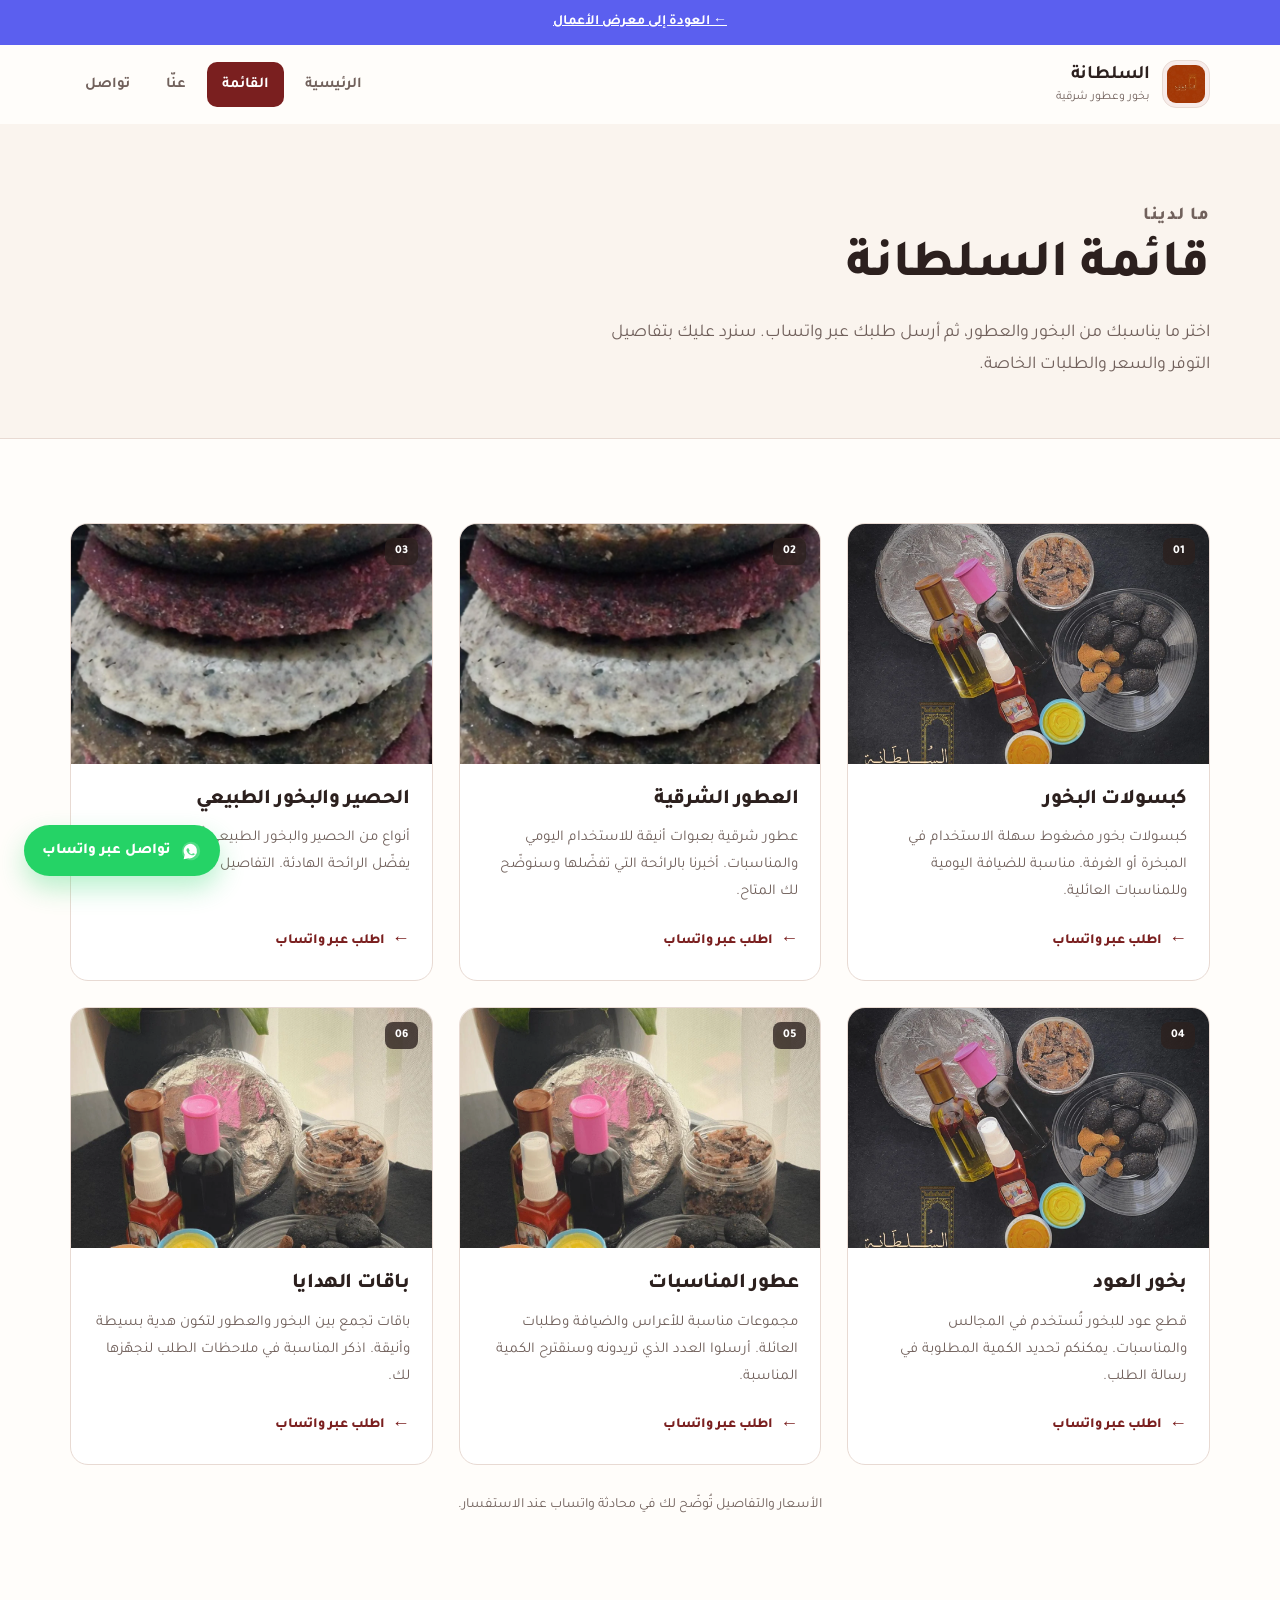
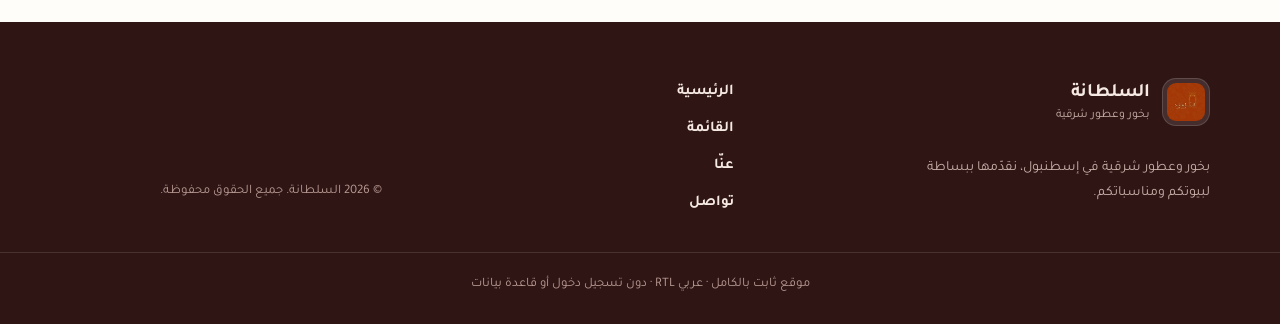
<file: projects/sultana/menu.html>
<!DOCTYPE html>
<html lang="ar" dir="rtl">
<head>
  <meta charset="UTF-8">
  <meta name="viewport" content="width=device-width, initial-scale=1.0">
  <title>القائمة | السلطانة</title>
  <meta name="description" content="قائمة السلطانة: بخور مضغوط وعطور شرقية وحصير طبيعي وباقات هدايا، مع طلب سهل عبر واتساب.">
  <meta name="theme-color" content="#7a1f1f">
  <link rel="preconnect" href="https://fonts.googleapis.com">
  <link rel="preconnect" href="https://fonts.gstatic.com" crossorigin>
  <link href="https://fonts.googleapis.com/css2?family=Tajawal:wght@400;500;700;800&display=swap" rel="stylesheet">
  <link rel="stylesheet" href="assets/css/style.css">
</head>
<body>
  <div style="background:#5B5FEF;color:#fff;text-align:center;padding:10px 16px;font-size:14px;font-weight:bold">
    <a href="../../index.html" style="color:#fff;text-decoration:underline">← العودة إلى معرض الأعمال</a>
  </div>
  <a class="skip-link" href="#main">انتقل إلى المحتوى الرئيسي</a>

  <header class="site-header" id="siteHeader">
    <div class="container header-inner">
      <a class="brand" href="index.html" aria-label="السلطانة — الصفحة الرئيسية">
        <img class="brand-mark" src="assets/images/logo.webp" alt="" width="500" height="500" loading="lazy">
        <span class="brand-copy"><strong>السلطانة</strong><small>بخور وعطور شرقية</small></span>
      </a>
      <nav class="main-nav" id="mainNav" aria-label="التنقل الرئيسي">
        <a href="index.html">الرئيسية</a>
        <a href="menu.html">القائمة</a>
        <a href="about.html">عنّا</a>
        <a href="contact.html">تواصل</a>
      </nav>
      <button class="menu-toggle" id="menuToggle" type="button" aria-label="فتح القائمة" aria-expanded="false" aria-controls="mainNav">
        <span></span><span></span><span></span>
      </button>
    </div>
  </header>

  <main id="main">
    <section class="page-banner">
      <div class="container">
        <p class="section-kicker">ما لدينا</p>
        <h1>قائمة السلطانة</h1>
        <p>اختر ما يناسبك من البخور والعطور، ثم أرسل طلبك عبر واتساب. سنرد عليك بتفاصيل التوفر والسعر والطلبات الخاصة.</p>
      </div>
    </section>

    <section class="section">
      <div class="container">
        <div class="cards-grid grid-six">
          <article class="card reveal" id="item-bakhour">
            <div class="card-media">
              <img src="assets/images/stack.webp" alt="كبسولات بخور مضغوط" width="1280" height="1037" loading="lazy">
              <span class="card-index" aria-hidden="true">01</span>
            </div>
            <div class="card-body">
              <h3>كبسولات البخور</h3>
              <p class="card-desc">كبسولات بخور مضغوط سهلة الاستخدام في المبخرة أو الغرفة. مناسبة للضيافة اليومية وللمناسبات العائلية.</p>
              <a class="card-link" href="contact.html?product=كبسولات%20البخور">اطلب عبر واتساب</a>
            </div>
          </article>

          <article class="card reveal" id="item-perfume">
            <div class="card-media">
              <img src="assets/images/gallery-hero.webp" alt="عطور شرقية بعبوات أنيقة" width="1537" height="2048" loading="lazy">
              <span class="card-index" aria-hidden="true">02</span>
            </div>
            <div class="card-body">
              <h3>العطور الشرقية</h3>
              <p class="card-desc">عطور شرقية بعبوات أنيقة للاستخدام اليومي والمناسبات. أخبرنا بالرائحة التي تفضّلها وسنوضّح لك المتاح.</p>
              <a class="card-link" href="contact.html?product=العطور%20الشرقية">اطلب عبر واتساب</a>
            </div>
          </article>

          <article class="card reveal" id="item-natural">
            <div class="card-media">
              <img src="image.webp" alt="حصير وبخور طبيعي" width="1537" height="2048" loading="lazy">
              <span class="card-index" aria-hidden="true">03</span>
            </div>
            <div class="card-body">
              <h3>الحصير والبخور الطبيعي</h3>
              <p class="card-desc">أنواع من الحصير والبخور الطبيعي تُختار بعناية لمن يفضّل الرائحة الهادئة. التفاصيل تُرسل عند طلبكم.</p>
              <a class="card-link" href="contact.html?product=الحصير%20والبخور%20الطبيعي">اطلب عبر واتساب</a>
            </div>
          </article>

          <article class="card reveal" id="item-oud">
            <div class="card-media">
              <img src="image (1).webp" alt="بخور العود" width="1280" height="1037" loading="lazy">
              <span class="card-index" aria-hidden="true">04</span>
            </div>
            <div class="card-body">
              <h3>بخور العود</h3>
              <p class="card-desc">قطع عود للبخور تُستخدم في المجالس والمناسبات. يمكنكم تحديد الكمية المطلوبة في رسالة الطلب.</p>
              <a class="card-link" href="contact.html?product=بخور%20العود">اطلب عبر واتساب</a>
            </div>
          </article>

          <article class="card reveal" id="item-events">
            <div class="card-media">
              <img src="image (2).webp" alt="عطور للمناسبات" width="960" height="1280" loading="lazy">
              <span class="card-index" aria-hidden="true">05</span>
            </div>
            <div class="card-body">
              <h3>عطور المناسبات</h3>
              <p class="card-desc">مجموعات مناسبة للأعراس والضيافة وطلبات العائلة. أرسلوا العدد الذي تريدونه وسنقترح الكمية المناسبة.</p>
              <a class="card-link" href="contact.html?product=عطور%20المناسبات">اطلب عبر واتساب</a>
            </div>
          </article>

          <article class="card reveal" id="item-gift">
            <div class="card-media">
              <img src="assets/images/hero.webp" alt="باقة هدايا من السلطانة" width="960" height="1280" loading="lazy">
              <span class="card-index" aria-hidden="true">06</span>
            </div>
            <div class="card-body">
              <h3>باقات الهدايا</h3>
              <p class="card-desc">باقات تجمع بين البخور والعطور لتكون هدية بسيطة وأنيقة. اذكر المناسبة في ملاحظات الطلب لنجهّزها لك.</p>
              <a class="card-link" href="contact.html?product=باقات%20الهدايا">اطلب عبر واتساب</a>
            </div>
          </article>
        </div>

        <p class="section-note">الأسعار والتفاصيل تُوضّح لك في محادثة واتساب عند الاستفسار.</p>
      </div>
    </section>
  </main>

  <footer class="site-footer">
    <div class="container footer-grid">
      <div class="footer-brand">
        <a class="brand" href="index.html" aria-label="السلطانة — الصفحة الرئيسية">
          <img class="brand-mark" src="assets/images/logo.webp" alt="" width="500" height="500" loading="lazy">
          <span class="brand-copy"><strong>السلطانة</strong><small>بخور وعطور شرقية</small></span>
        </a>
        <p>بخور وعطور شرقية في إسطنبول، نقدّمها ببساطة لبيوتكم ومناسباتكم.</p>
      </div>
      <nav class="footer-nav" aria-label="روابط التذييل">
        <a href="index.html">الرئيسية</a>
        <a href="menu.html">القائمة</a>
        <a href="about.html">عنّا</a>
        <a href="contact.html">تواصل</a>
      </nav>
      <div class="footer-meta"><p>© <span id="year">2026</span> السلطانة. جميع الحقوق محفوظة.</p></div>
    </div>
    <div class="footer-bottom">موقع ثابت بالكامل · عربي RTL · دون تسجيل دخول أو قاعدة بيانات</div>
  </footer>

  <a class="whatsapp-float" href="https://wa.me/905316458311?text=مرحبًا%20السلطانة%2C%20أود%20الاستفسار%20عن%20المنتجات" target="_blank" rel="noopener noreferrer" aria-label="تواصل مع السلطانة عبر واتساب">
    <svg viewBox="0 0 24 24" aria-hidden="true"><circle cx="12" cy="12" r="10" fill="currentColor" opacity=".2"/><path fill="currentColor" d="M12 4a8 8 0 0 0-6.9 12.1L4 21l4.9-1.1A8 8 0 1 0 12 4Zm4.2 11.3c-.2.5-1 1-1.4 1.2l-.8.2c-.4.1-.9.1-1.4-.1-.3-.1-.7-.2-1.2-.4-2.1-.9-3.4-3-3.5-3.2-.1-.2-.8-1-.8-2s.5-1.5.7-1.7c.2-.2.5-.3.7-.3h.5c.2 0 .4 0 .6.5l.8 2c.1.2.1.3 0 .5l-.4.5-.3.3c-.1.1-.2.2 0 .4.2.2.8 1.3 1.8 1.8.6.3 1 .4 1.4.5.2.1.4 0 .5-.2l.6-.8c.2-.2.3-.2.5-.1l1.9 1c.2.1.4.2.4.3 0 .1-.1.5-.4 1Z"/></svg>
    <span>تواصل عبر واتساب</span>
  </a>

  <button class="to-top" id="toTop" type="button" aria-label="العودة إلى الأعلى">
    <svg viewBox="0 0 24 24" aria-hidden="true"><path d="M12 19V5M5 12l7-7 7 7" /></svg>
  </button>

  <script src="assets/js/script.js"></script>
</body>
</html>
</file>
<file: assets/css/style.css>
/* ============================================================
   شيماء خالد — معرض أعمال ثابت
   Portfolio styles: bilingual RTL/LTR + light/dark themes
   ============================================================ */

:root {
  --primary: #5B5FEF;
  --accent-text: #5B5FEF;
  --primary-dark: #4347D9;
  --secondary: #7C3AED;
  --sky: #3B82F6;

  --bg: #F5F7FC;
  --bg-alt: #EEF2FB;
  --surface: #FFFFFF;
  --surface-soft: #F8FAFF;
  --text: #151A2D;
  --muted: #4B5566;
  --border: #DDE4F2;
  --shadow: 0 18px 45px rgba(31, 41, 90, .10);
  --shadow-sm: 0 8px 24px rgba(31, 41, 90, .08);
  --header-bg: rgba(255, 255, 255, .92);
  --hero-glow: rgba(91, 95, 239, .10);
  --focus: #7C3AED;
  --footer-bg: #111A2E;
  --footer-text: #E8ECFF;
  --footer-muted: #AAB6D4;

  --radius: 18px;
  --radius-sm: 12px;
  --container: 1160px;
  --font-ar: "Tajawal", "Segoe UI", Tahoma, sans-serif;
  --font-en: "Inter", "Segoe UI", Arial, sans-serif;
}

:root[data-theme="dark"] {
  --accent-text: #A5B4FF;
  --bg: #0B1220;
  --bg-alt: #0F192E;
  --surface: #121C31;
  --surface-soft: #16223B;
  --text: #EEF2FF;
  --muted: #AAB6D4;
  --border: #273452;
  --shadow: 0 18px 45px rgba(0, 0, 0, .38);
  --shadow-sm: 0 8px 24px rgba(0, 0, 0, .28);
  --header-bg: rgba(11, 18, 32, .92);
  --hero-glow: rgba(124, 58, 237, .20);
  --footer-bg: #070D18;
  --footer-text: #E8ECFF;
  --footer-muted: #94A3C4;
}

*, *::before, *::after { box-sizing: border-box; }

html { scroll-behavior: smooth; }

body {
  margin: 0;
  min-height: 100vh;
  background: var(--bg);
  color: var(--text);
  font-family: var(--font-ar);
  font-size: 17px;
  line-height: 1.8;
  -webkit-font-smoothing: antialiased;
  transition: background-color .25s ease, color .25s ease;
}

html[lang="en"] body { font-family: var(--font-en); }

img { display: block; max-width: 100%; height: auto; }
a { color: inherit; text-decoration: none; }
button { font: inherit; cursor: pointer; }
svg { fill: none; stroke: currentColor; stroke-width: 2; stroke-linecap: round; stroke-linejoin: round; }

:focus-visible {
  outline: 3px solid var(--focus);
  outline-offset: 3px;
  border-radius: 8px;
}

.skip-link {
  position: fixed;
  top: -100px;
  right: 16px;
  z-index: 300;
  background: var(--primary);
  color: #fff;
  padding: 10px 18px;
  border-radius: 10px;
  font-weight: 700;
  transition: top .2s ease;
}
.skip-link:focus { top: 16px; }

.container {
  width: min(100% - 40px, var(--container));
  margin-inline: auto;
}

/* ---------------- header ---------------- */
.site-header {
  position: sticky;
  top: 0;
  z-index: 100;
  background: var(--header-bg);
  backdrop-filter: blur(14px);
  border-bottom: 1px solid transparent;
  transition: border-color .25s ease, box-shadow .25s ease, background-color .25s ease;
}
.site-header.is-scrolled {
  border-bottom-color: var(--border);
  box-shadow: var(--shadow-sm);
}
.header-inner {
  min-height: 76px;
  display: flex;
  align-items: center;
  gap: 20px;
}
.brand { display: inline-flex; align-items: center; gap: 11px; flex-shrink: 0; }
.brand-mark {
  width: 44px;
  height: 44px;
  border-radius: 13px;
  background: linear-gradient(140deg, var(--primary), var(--secondary));
  color: #fff;
  display: grid;
  place-items: center;
  font-size: 21px;
  font-weight: 800;
  box-shadow: 0 8px 20px rgba(91, 95, 239, .28);
}
.brand-copy { display: flex; flex-direction: column; line-height: 1.35; }
.brand-copy strong { font-size: 18px; letter-spacing: -.2px; }
.brand-copy small { color: var(--muted); font-size: 12px; }

.main-nav { display: flex; align-items: center; gap: 4px; margin-inline-start: auto; }
.main-nav a {
  padding: 9px 15px;
  border-radius: 10px;
  color: var(--muted);
  font-weight: 700;
  font-size: 15px;
  transition: color .2s ease, background-color .2s ease;
}
.main-nav a:hover { color: var(--accent-text); background: rgba(91, 95, 239, .10); }
.main-nav a.is-active { color: #fff; background: var(--primary); }

.header-controls { display: flex; align-items: center; gap: 8px; }
.control-btn {
  min-height: 40px;
  padding: 7px 13px;
  border-radius: 10px;
  border: 1px solid var(--border);
  background: var(--surface);
  color: var(--text);
  font-size: 13px;
  font-weight: 800;
  display: inline-flex;
  align-items: center;
  justify-content: center;
  gap: 6px;
  transition: border-color .2s ease, background-color .2s ease, transform .2s ease;
}
.control-btn:hover { border-color: var(--primary); transform: translateY(-1px); }
.control-btn .icon { font-size: 16px; line-height: 1; }
html[data-theme="dark"] .theme-toggle .icon-day { display: inline; }
html[data-theme="dark"] .theme-toggle .icon-night { display: none; }
html:not([data-theme="dark"]) .theme-toggle .icon-day { display: none; }
html:not([data-theme="dark"]) .theme-toggle .icon-night { display: inline; }

.menu-toggle {
  display: none;
  width: 42px;
  height: 42px;
  border: 1px solid var(--border);
  border-radius: 11px;
  background: var(--surface);
  padding: 10px;
}
.menu-toggle span { display: block; height: 2px; background: var(--primary); border-radius: 2px; margin: 4px 0; transition: transform .25s ease, opacity .25s ease; }
.menu-toggle[aria-expanded="true"] span:nth-child(1) { transform: translateY(6px) rotate(45deg); }
.menu-toggle[aria-expanded="true"] span:nth-child(2) { opacity: 0; }
.menu-toggle[aria-expanded="true"] span:nth-child(3) { transform: translateY(-6px) rotate(-45deg); }

/* ---------------- buttons ---------------- */
.btn {
  display: inline-flex;
  align-items: center;
  justify-content: center;
  gap: 9px;
  padding: 12px 23px;
  border-radius: 12px;
  border: 1px solid transparent;
  font-weight: 800;
  font-size: 15px;
  line-height: 1.4;
  transition: transform .2s ease, background-color .2s ease, box-shadow .2s ease, border-color .2s ease;
}
.btn:hover { transform: translateY(-2px); }
.btn svg { width: 18px; height: 18px; }
.btn-primary { background: var(--primary); color: #fff; box-shadow: 0 10px 22px rgba(91, 95, 239, .22); }
.btn-primary:hover { background: var(--primary-dark); }
.btn-secondary { background: var(--surface); color: var(--accent-text); border-color: var(--border); }
.btn-secondary:hover { border-color: var(--primary); }
.btn-lg { padding: 15px 30px; font-size: 16px; }
.btn-block { width: 100%; }

/* ---------------- hero ---------------- */
.hero {
  position: relative;
  overflow: hidden;
  padding: 82px 0 88px;
  background: linear-gradient(180deg, var(--bg-alt), var(--bg) 80%);
  border-bottom: 1px solid var(--border);
}
.hero::before {
  content: "";
  position: absolute;
  inset: 0;
  background: radial-gradient(circle at 20% 20%, var(--hero-glow), transparent 45%),
              radial-gradient(circle at 85% 15%, rgba(124, 58, 237, .10), transparent 42%);
  pointer-events: none;
}
.hero-grid {
  position: relative;
  display: grid;
  grid-template-columns: 1.05fr .95fr;
  align-items: center;
  gap: 54px;
}
.eyebrow {
  display: inline-flex;
  align-items: center;
  gap: 9px;
  margin: 0 0 20px;
  padding: 7px 14px;
  border-radius: 999px;
  background: rgba(91, 95, 239, .12);
  color: var(--accent-text);
  font-size: 13px;
  font-weight: 800;
}
.pulse-dot { width: 8px; height: 8px; border-radius: 50%; background: var(--primary); }
h1, h2, h3 { line-height: 1.32; margin: 0; letter-spacing: -.35px; }
h1 { font-size: clamp(36px, 5vw, 58px); font-weight: 800; }
h2 { font-size: clamp(28px, 3.4vw, 40px); font-weight: 800; }
h3 { font-size: 20px; font-weight: 800; }
.accent { color: var(--accent-text); }
.lead { color: var(--muted); font-size: 18px; margin: 20px 0 0; max-width: 60ch; }
.tagline { margin: 14px 0 0; color: var(--accent-text); font-weight: 800; }
.hero-actions { display: flex; flex-wrap: wrap; gap: 12px; margin-top: 30px; }
.hero-media { position: relative; }
.hero-media::before {
  content: "";
  position: absolute;
  inset: -16px -16px 16px 16px;
  border: 1px solid rgba(91, 95, 239, .28);
  border-radius: 26px;
}
.hero-cover {
  position: relative;
  width: 100%;
  border-radius: 22px;
  border: 1px solid var(--border);
  box-shadow: var(--shadow);
}
.hero-caption { position: relative; margin: 14px 0 0; color: var(--muted); font-size: 13px; text-align: center; }

/* ---------------- sections ---------------- */
.section { padding: 82px 0; }
.section-alt { background: var(--bg-alt); border-block: 1px solid var(--border); }
.section-head {
  display: flex;
  justify-content: space-between;
  align-items: end;
  gap: 28px;
  flex-wrap: wrap;
  margin-bottom: 34px;
}
.section-kicker { color: var(--accent-text); font-weight: 800; font-size: 13px; letter-spacing: 1px; margin: 0 0 8px; }
.section-intro { max-width: 48ch; color: var(--muted); margin: 0; font-size: 16px; }
.section-note { margin: 28px 0 0; color: var(--muted); font-size: 14px; text-align: center; }
.section-note a { color: var(--accent-text); font-weight: 800; }
.section-note a:hover { text-decoration: underline; }

/* ---------------- project cards ---------------- */
.projects-grid { display: grid; grid-template-columns: repeat(3, 1fr); gap: 24px; }
.project-card {
  position: relative;
  display: flex;
  flex-direction: column;
  background: var(--surface);
  border: 1px solid var(--border);
  border-radius: var(--radius);
  overflow: hidden;
  transition: transform .28s ease, box-shadow .28s ease, border-color .28s ease;
}
.project-card:hover, .project-card:focus-within {
  transform: translateY(-5px);
  box-shadow: var(--shadow);
  border-color: var(--primary);
}
.project-media {
  position: relative;
  overflow: hidden;
  aspect-ratio: 3 / 2;
  background: rgba(91, 95, 239, .10);
}
.project-media img { width: 100%; height: 100%; object-fit: cover; transition: transform .5s ease; }
.project-card:hover .project-media img { transform: scale(1.045); }
.project-index {
  position: absolute;
  top: 12px;
  right: 12px;
  background: rgba(11, 18, 32, .78);
  color: #fff;
  font-size: 12px;
  font-weight: 800;
  padding: 3px 10px;
  border-radius: 8px;
  direction: ltr;
}
.project-body { padding: 22px; display: flex; flex-direction: column; flex: 1; }
.project-category { color: var(--accent-text); font-size: 12px; font-weight: 800; margin: 0 0 7px; }
.project-body h3 { margin-bottom: 8px; }
.project-desc { color: var(--muted); font-size: 15px; margin: 0 0 20px; flex: 1; }
.project-link {
  align-self: flex-start;
  display: inline-flex;
  align-items: center;
  gap: 8px;
  padding: 9px 17px;
  border-radius: 10px;
  background: rgba(91, 95, 239, .12);
  color: var(--accent-text);
  font-weight: 800;
  font-size: 14px;
}
.project-link svg { width: 16px; height: 16px; }
html[dir="rtl"] .project-link svg { transform: scaleX(-1); }

/* The visit link turns the entire card into one direct, accessible link. */
.project-card .project-link::after {
  content: "";
  position: absolute;
  inset: 0;
  z-index: 1;
}
.project-card .project-link:focus-visible { outline-offset: -3px; }

/* ---------------- page banner ---------------- */
.page-banner {
  background: linear-gradient(180deg, var(--bg-alt), var(--bg));
  border-bottom: 1px solid var(--border);
  padding: 62px 0 52px;
}
.page-banner h1 { font-size: clamp(32px, 4.4vw, 50px); }
.page-banner p { color: var(--muted); max-width: 62ch; font-size: 17px; margin: 14px 0 0; }

/* ---------------- contact ---------------- */
.contact-grid { display: grid; grid-template-columns: .9fr 1.1fr; gap: 42px; align-items: start; }
.contact-card, .contact-panel {
  background: var(--surface);
  border: 1px solid var(--border);
  border-radius: var(--radius);
  padding: 30px;
  box-shadow: var(--shadow-sm);
}
.contact-card h2 { font-size: 26px; font-weight: 800; margin-bottom: 8px; }
.contact-card > p { color: var(--muted); margin: 0; }
.contact-list { list-style: none; padding: 0; margin: 24px 0 0; display: grid; gap: 14px; }
.contact-list li { display: flex; align-items: center; gap: 14px; }
.contact-icon {
  width: 44px; height: 44px; flex: 0 0 44px;
  border-radius: 12px;
  background: rgba(91, 95, 239, .12);
  color: var(--accent-text);
  display: grid; place-items: center;
  font-size: 18px; font-weight: 800;
}
.contact-list small { display: block; color: var(--muted); font-size: 13px; }
.contact-list a, .contact-value { font-weight: 800; color: var(--text); direction: ltr; display: inline-block; text-align: left; unicode-bidi: isolate; }
.contact-list a:hover { color: var(--accent-text); text-decoration: underline; }
.contact-actions { display: grid; gap: 12px; }
.contact-note { color: var(--muted); font-size: 14px; margin: 18px 0 0; }

/* ---------------- footer ---------------- */
.site-footer { background: var(--footer-bg); color: var(--footer-text); padding: 54px 0 26px; margin-top: 20px; }
.footer-grid { display: grid; grid-template-columns: 1.4fr 1fr 1fr; gap: 36px; }
.site-footer .brand-mark { background: rgba(255,255,255,.12); box-shadow: none; }
.site-footer .brand-copy small { color: var(--footer-muted); }
.footer-brand p { color: var(--footer-muted); max-width: 40ch; font-size: 14px; margin: 14px 0 0; }
.footer-nav { display: grid; gap: 10px; align-content: start; }
.footer-nav a { font-size: 15px; font-weight: 700; }
.footer-nav a:hover { color: #AAB4FF; }
.footer-meta { color: var(--footer-muted); font-size: 13px; align-self: end; }
.footer-bottom { border-top: 1px solid rgba(255,255,255,.14); margin-top: 34px; padding-top: 18px; text-align: center; color: var(--footer-muted); font-size: 13px; }

/* ---------------- to top ---------------- */
.to-top {
  position: fixed;
  bottom: 22px;
  left: 22px;
  z-index: 90;
  width: 46px; height: 46px;
  border-radius: 50%;
  border: 1px solid var(--border);
  background: var(--surface);
  color: var(--accent-text);
  box-shadow: var(--shadow-sm);
  display: grid; place-items: center;
  opacity: 0; visibility: hidden;
  transform: translateY(12px);
  transition: .25s ease;
}
.to-top.is-visible { opacity: 1; visibility: visible; transform: translateY(0); }
.to-top svg { width: 20px; height: 20px; }

/* ---------------- reveal ---------------- */
.reveal { opacity: 0; transform: translateY(24px); transition: opacity .6s ease, transform .6s ease; }
.reveal.is-visible { opacity: 1; transform: none; }
.projects-grid .reveal:nth-child(2), .hero-grid .reveal:nth-child(2) { transition-delay: .08s; }
.projects-grid .reveal:nth-child(3) { transition-delay: .16s; }

/* ---------------- responsive ---------------- */
@media (max-width: 1020px) {
  .hero-grid, .contact-grid { grid-template-columns: 1fr; gap: 38px; }
  .hero-media { order: -1; }
  .projects-grid { grid-template-columns: repeat(2, 1fr); }
  .footer-grid { grid-template-columns: 1fr 1fr; }
  .footer-meta { grid-column: 1 / -1; }
}
@media (max-width: 760px) {
  body { font-size: 16px; }
  .container { width: min(100% - 32px, var(--container)); }
  .header-inner { min-height: 68px; flex-wrap: wrap; gap: 10px; }
  .brand-copy small { display: none; }
  .main-nav {
    position: absolute;
    top: 68px;
    inset-inline: 0;
    flex-direction: column;
    align-items: stretch;
    gap: 4px;
    background: var(--surface);
    border-bottom: 1px solid var(--border);
    padding: 14px 16px 18px;
    box-shadow: var(--shadow-sm);
    display: none;
  }
  .main-nav.is-open { display: flex; }
  .main-nav a { text-align: center; padding: 12px; }
  .menu-toggle { display: block; margin-inline-start: auto; }
  .header-controls { margin-inline-start: 0; }
  .control-btn { padding: 7px 10px; font-size: 12px; }
  .hero { padding: 52px 0 64px; }
  .section { padding: 60px 0; }
  .page-banner { padding: 44px 0 38px; }
  .projects-grid { grid-template-columns: 1fr; }
  .footer-grid { grid-template-columns: 1fr; gap: 26px; }
  .footer-meta { grid-column: auto; }
  .to-top { bottom: 16px; left: 16px; }
}

@media (prefers-reduced-motion: reduce) {
  html { scroll-behavior: auto; }
  *, *::before, *::after { animation-duration: .01ms !important; transition-duration: .01ms !important; }
  .reveal { opacity: 1; transform: none; }
}
</file>
<file: projects/cv/style.css>
/* ==========================================================================
   السيرة الذاتية — شيماء خالد مهدي الهاتف
   نسخة معاد بناؤها بواسطة شيماء خالد
   ========================================================================== */

:root {
  --navy: #0d2137;
  --navy-2: #16324f;
  --gold: #c9a24a;
  --gold-soft: #f3e7c9;
  --teal: #2a7f8f;
  --bg: #f8f7f3;
  --surface: #ffffff;
  --line: #e6e2d8;
  --text: #253244;
  --muted: #6b7688;
  --font: "Cairo", "Segoe UI", Tahoma, sans-serif;
  --shadow-sm: 0 10px 28px rgba(13, 33, 55, 0.06);
  --shadow: 0 24px 60px rgba(13, 33, 55, 0.1);
  --ease: cubic-bezier(0.22, 1, 0.36, 1);
}

*,
*::before,
*::after {
  box-sizing: border-box;
  margin: 0;
  padding: 0;
}

html {
  scroll-behavior: smooth;
  scroll-padding-top: 100px;
}

body {
  font-family: var(--font);
  background: var(--bg);
  color: var(--text);
  line-height: 1.85;
  overflow-x: hidden;
}

body.nav-open {
  overflow: hidden;
}

a {
  color: inherit;
  text-decoration: none;
}

img,
svg {
  display: block;
}

img {
  max-width: 100%;
  height: auto;
}

button,
input,
textarea {
  font: inherit;
  color: inherit;
}

button {
  border: 0;
  background: none;
  cursor: pointer;
}

ul {
  list-style: none;
}

:focus-visible {
  outline: 3px solid rgba(201, 162, 74, 0.55);
  outline-offset: 3px;
}

::selection {
  background: var(--gold-soft);
  color: var(--navy);
}

.skip-link {
  position: fixed;
  top: 10px;
  right: 10px;
  z-index: 9999;
  padding: 9px 16px;
  border-radius: 8px;
  background: var(--navy);
  color: #fff;
  transform: translateY(-180%);
  transition: transform 0.2s;
}

.skip-link:focus {
  transform: translateY(0);
}

.back-home {
  position: fixed;
  left: 16px;
  bottom: 16px;
  z-index: 950;
  padding: 9px 15px;
  border: 1px solid var(--line);
  border-radius: 99px;
  background: rgba(255, 255, 255, 0.94);
  color: var(--navy);
  font-size: 0.72rem;
  font-weight: 800;
  box-shadow: var(--shadow-sm);
  backdrop-filter: blur(8px);
  transition: transform 0.25s var(--ease), color 0.25s;
}

.back-home:hover {
  transform: translateY(-3px);
  color: var(--gold);
}

.container {
  width: min(1140px, 90%);
  margin: auto;
}

.section {
  padding: 92px 0;
}

.eyebrow {
  display: inline-flex;
  align-items: center;
  gap: 9px;
  margin-bottom: 14px;
  color: var(--gold);
  font-size: 0.78rem;
  font-weight: 800;
}

.eyebrow::before {
  content: "";
  width: 26px;
  height: 2px;
  border-radius: 99px;
  background: currentColor;
}

.section-head {
  max-width: 640px;
  margin-bottom: 46px;
}

.section-head.center {
  margin-inline: auto;
  text-align: center;
}

.section-head.center .eyebrow {
  justify-content: center;
}

.section-head h2 {
  color: var(--navy);
  font-size: clamp(1.75rem, 3.4vw, 2.55rem);
  font-weight: 900;
  line-height: 1.35;
  letter-spacing: -0.02em;
}

.section-head h2 span {
  color: var(--gold);
}

.section-head p {
  margin-top: 10px;
  color: var(--muted);
  font-size: 0.98rem;
}

/* ---------- الأزرار ---------- */
.btn {
  display: inline-flex;
  align-items: center;
  justify-content: center;
  gap: 9px;
  padding: 12px 24px;
  border-radius: 10px;
  font-size: 0.9rem;
  font-weight: 800;
  white-space: nowrap;
  transition: transform 0.25s var(--ease), box-shadow 0.25s, background 0.25s, color 0.25s, border-color 0.25s;
}

.btn svg {
  width: 18px;
  height: 18px;
  fill: none;
  stroke: currentColor;
  stroke-width: 2;
  stroke-linecap: round;
  stroke-linejoin: round;
}

.btn:hover {
  transform: translateY(-2px);
}

.btn-primary {
  background: var(--navy);
  color: #fff;
  box-shadow: 0 14px 30px rgba(13, 33, 55, 0.24);
}

.btn-primary:hover {
  background: var(--navy-2);
  box-shadow: 0 18px 38px rgba(13, 33, 55, 0.3);
}

.btn-outline {
  border: 1px solid var(--line);
  background: var(--surface);
  color: var(--navy);
}

.btn-outline:hover {
  border-color: var(--gold);
  color: #8f6f22;
}

/* ---------- الترويسة ---------- */
.site-header {
  position: fixed;
  inset: 0 0 auto;
  z-index: 900;
  padding: 13px 0;
  transition: background 0.3s, box-shadow 0.3s, padding 0.3s;
}

.site-header.is-scrolled {
  padding: 8px 0;
  background: rgba(248, 247, 243, 0.92);
  box-shadow: 0 8px 30px rgba(13, 33, 55, 0.08);
  backdrop-filter: blur(14px);
}

.header-inner {
  display: flex;
  align-items: center;
  gap: 20px;
}

.brand {
  display: inline-flex;
  align-items: center;
  gap: 10px;
  flex-shrink: 0;
}

.brand-mark {
  display: grid;
  place-items: center;
  width: 43px;
  height: 43px;
  flex-shrink: 0;
  border-radius: 12px;
  background: var(--navy);
  color: var(--gold-soft);
  font-size: 0.86rem;
  font-weight: 900;
  letter-spacing: -0.03em;
}

.brand-type {
  display: flex;
  flex-direction: column;
  line-height: 1.25;
}

.brand-type strong {
  color: var(--navy);
  font-size: 1.02rem;
  font-weight: 900;
}

.brand-type small {
  color: var(--muted);
  font-size: 0.65rem;
  font-weight: 700;
}

.main-nav {
  display: flex;
  align-items: center;
  gap: 1px;
  margin-inline-start: auto;
}

.main-nav a {
  padding: 7px 10px;
  border-radius: 8px;
  color: #4a5668;
  font-size: 0.79rem;
  font-weight: 700;
  transition: color 0.2s, background 0.2s;
}

.main-nav a:hover {
  background: rgba(13, 33, 55, 0.05);
  color: var(--navy);
}

.main-nav a.is-active {
  background: var(--navy);
  color: #fff;
}

.header-cta {
  padding: 9px 15px;
  font-size: 0.78rem;
}

.header-cta svg {
  width: 15px;
  height: 15px;
}

.menu-toggle {
  display: none;
  flex-direction: column;
  gap: 5px;
  width: 42px;
  height: 42px;
  align-items: center;
  justify-content: center;
  border: 1px solid var(--line);
  border-radius: 10px;
  background: var(--surface);
}

.menu-toggle span {
  width: 18px;
  height: 2px;
  border-radius: 99px;
  background: var(--navy);
  transition: transform 0.25s, opacity 0.25s;
}

/* ---------- الواجهة ---------- */
.hero {
  position: relative;
  padding: 156px 0 96px;
  overflow: hidden;
}

.hero::before {
  content: "";
  position: absolute;
  top: -220px;
  left: -160px;
  width: 560px;
  height: 560px;
  border-radius: 50%;
  background: radial-gradient(circle, rgba(201, 162, 74, 0.16), transparent 68%);
  pointer-events: none;
}

.hero::after {
  content: "";
  position: absolute;
  inset: 0;
  background-image: radial-gradient(rgba(13, 33, 55, 0.09) 1.4px, transparent 1.4px);
  background-size: 28px 28px;
  -webkit-mask-image: radial-gradient(ellipse 60% 55% at 78% 30%, #000, transparent 72%);
  mask-image: radial-gradient(ellipse 60% 55% at 78% 30%, #000, transparent 72%);
  pointer-events: none;
}

.hero-grid {
  position: relative;
  display: grid;
  grid-template-columns: 1.1fr 0.9fr;
  align-items: center;
  gap: 56px;
}

.status-pill {
  display: inline-flex;
  align-items: center;
  gap: 9px;
  padding: 6px 14px;
  border: 1px solid #d9ead9;
  border-radius: 99px;
  background: #f0f7ef;
  color: #35704a;
  font-size: 0.75rem;
  font-weight: 800;
}

.status-dot {
  width: 7px;
  height: 7px;
  border-radius: 50%;
  background: #46a06a;
  box-shadow: 0 0 0 4px rgba(70, 160, 106, 0.16);
}

.hero-copy h1 {
  margin: 20px 0 10px;
  color: var(--navy);
  font-size: clamp(2rem, 4.3vw, 3.35rem);
  font-weight: 900;
  line-height: 1.26;
  letter-spacing: -0.035em;
}

.role {
  max-width: 520px;
  color: var(--navy-2);
  font-size: 1.02rem;
  font-weight: 800;
  line-height: 1.8;
}

.tagline {
  margin-top: 12px;
  padding-inline-start: 14px;
  border-inline-start: 3px solid var(--gold);
  color: var(--muted);
  font-size: 0.95rem;
}

.hero-meta {
  display: flex;
  flex-wrap: wrap;
  gap: 10px 22px;
  margin-top: 24px;
}

.hero-meta li {
  display: inline-flex;
  align-items: center;
  gap: 7px;
  color: #4c5a6d;
  font-size: 0.84rem;
  font-weight: 700;
}

.hero-meta svg {
  width: 16px;
  height: 16px;
  fill: none;
  stroke: var(--gold);
  stroke-width: 1.9;
  stroke-linecap: round;
  stroke-linejoin: round;
}

.hero-meta a {
  transition: color 0.2s;
  border-bottom: 1px solid transparent;
}

.hero-meta a:hover {
  color: var(--navy);
  border-color: var(--gold);
}

.hero-actions {
  display: flex;
  flex-wrap: wrap;
  gap: 11px;
  margin-top: 30px;
}

.hero-scroll {
  display: inline-flex;
  align-items: center;
  gap: 8px;
  margin-top: 24px;
  color: var(--muted);
  font-size: 0.8rem;
  font-weight: 800;
  transition: color 0.2s;
}

.hero-scroll span {
  color: var(--gold);
  animation: bob 1.8s ease-in-out infinite;
}

.hero-scroll:hover {
  color: var(--navy);
}

@keyframes bob {
  0%, 100% { transform: translateY(0); }
  50% { transform: translateY(4px); }
}

/* ---------- الصورة ---------- */
.hero-visual {
  position: relative;
  display: flex;
  justify-content: center;
}

.portrait-frame {
  position: relative;
  width: 330px;
  max-width: 100%;
  padding: 10px;
  border: 1px solid var(--line);
  border-radius: 50%;
  background: var(--surface);
  box-shadow: var(--shadow);
}

.portrait-frame::before {
  content: "";
  position: absolute;
  inset: -14px;
  border: 1px dashed rgba(201, 162, 74, 0.55);
  border-radius: 50%;
}

.portrait-frame img {
  width: 100%;
  aspect-ratio: 1;
  border-radius: 50%;
  object-fit: cover;
}

.portrait-ring {
  position: absolute;
  inset: 0;
  border-radius: 50%;
  box-shadow: inset 0 0 0 1px rgba(255, 255, 255, 0.35);
  pointer-events: none;
}

.float-card {
  position: absolute;
  display: flex;
  align-items: center;
  gap: 8px;
  padding: 10px 15px;
  border: 1px solid var(--line);
  border-radius: 13px;
  background: rgba(255, 255, 255, 0.96);
  box-shadow: 0 16px 36px rgba(13, 33, 55, 0.13);
  backdrop-filter: blur(8px);
  animation: floaty 5.5s ease-in-out infinite;
}

.float-card strong {
  color: var(--navy);
  font-size: 1.12rem;
  font-weight: 900;
  line-height: 1;
}

.float-card span {
  color: var(--muted);
  font-size: 0.7rem;
  font-weight: 700;
}

.float-card svg {
  width: 18px;
  height: 18px;
  fill: none;
  stroke: var(--gold);
  stroke-width: 1.7;
  stroke-linecap: round;
  stroke-linejoin: round;
}

.float-a {
  top: 18px;
  right: -6px;
}

.float-b {
  bottom: 34px;
  left: -12px;
  animation-delay: 1.2s;
}

.float-c {
  bottom: -10px;
  right: 24px;
  animation-delay: 2.1s;
}

@keyframes floaty {
  0%, 100% { transform: translateY(0); }
  50% { transform: translateY(-9px); }
}

/* ---------- الإحصاءات ---------- */
.stats {
  padding-bottom: 20px;
}

.stats-grid {
  display: grid;
  grid-template-columns: repeat(4, 1fr);
  border: 1px solid var(--line);
  border-radius: 20px;
  background: var(--surface);
  box-shadow: var(--shadow-sm);
  overflow: hidden;
}

.stat {
  padding: 26px 18px;
  text-align: center;
  border-inline-start: 1px solid var(--line);
}

.stat:first-child {
  border-inline-start: 0;
}

.stat strong {
  display: block;
  color: var(--navy);
  font-size: 1.85rem;
  font-weight: 900;
  line-height: 1.3;
}

.stat:nth-child(2) strong,
.stat:nth-child(4) strong {
  color: var(--gold);
}

.stat span {
  color: var(--muted);
  font-size: 0.8rem;
  font-weight: 700;
}

/* ---------- نبذة ---------- */
.about-grid {
  display: grid;
  grid-template-columns: 0.62fr 1.38fr;
  gap: 48px;
  align-items: start;
}

.about .section-head {
  margin-bottom: 0;
}

.about-body p {
  color: #4a5668;
  font-size: 1rem;
}

.about-body p + p {
  margin-top: 14px;
}

.about-chips {
  display: flex;
  flex-wrap: wrap;
  gap: 8px;
  margin-top: 24px;
}

.about-chips span {
  padding: 6px 13px;
  border: 1px solid var(--line);
  border-radius: 99px;
  background: var(--surface);
  color: #526074;
  font-size: 0.74rem;
  font-weight: 800;
}

/* ---------- الخبرات ---------- */
.experience {
  background: var(--surface);
}

.timeline {
  position: relative;
  max-width: 940px;
  margin-inline: auto;
}

.timeline::before {
  content: "";
  position: absolute;
  top: 8px;
  bottom: 8px;
  right: 156px;
  width: 2px;
  background: linear-gradient(to bottom, var(--gold), var(--line));
}

.job {
  position: relative;
  display: grid;
  grid-template-columns: 140px 32px 1fr;
  gap: 12px;
  padding-bottom: 30px;
}

.job:last-child {
  padding-bottom: 0;
}

.job-side {
  padding-top: 22px;
  text-align: end;
}

.job-date {
  display: block;
  color: var(--navy);
  font-size: 0.82rem;
  font-weight: 900;
}

.job-place {
  display: block;
  color: var(--muted);
  font-size: 0.72rem;
  font-weight: 700;
}

.job-dot {
  position: relative;
  z-index: 1;
  justify-self: center;
  width: 14px;
  height: 14px;
  margin-top: 27px;
  border: 3px solid var(--bg);
  border-radius: 50%;
  background: var(--gold);
  box-shadow: 0 0 0 1px var(--gold);
}

.job-card {
  padding: 24px 26px;
  border: 1px solid var(--line);
  border-radius: 16px;
  background: var(--bg);
  transition: transform 0.3s var(--ease), box-shadow 0.3s, border-color 0.3s;
}

.job-card:hover {
  transform: translateY(-4px);
  border-color: rgba(201, 162, 74, 0.5);
  box-shadow: var(--shadow-sm);
}

.job-card h3 {
  color: var(--navy);
  font-size: 1.08rem;
  font-weight: 900;
  line-height: 1.5;
}

.job-org {
  display: inline-block;
  margin: 4px 0 10px;
  padding: 2px 10px;
  border-radius: 99px;
  background: var(--gold-soft);
  color: #7d5f1a;
  font-size: 0.7rem;
  font-weight: 800;
}

.job-card p {
  color: var(--muted);
  font-size: 0.88rem;
}

.job-card ul {
  display: grid;
  gap: 5px;
  margin-top: 12px;
  padding-top: 12px;
  border-top: 1px dashed var(--line);
}

.job-card li {
  position: relative;
  padding-inline-start: 16px;
  color: #4c5a6d;
  font-size: 0.82rem;
}

.job-card li::before {
  content: "";
  position: absolute;
  top: 10px;
  right: 0;
  width: 6px;
  height: 6px;
  border-radius: 50%;
  background: var(--gold);
}

/* ---------- المهارات ---------- */
.skills-grid {
  display: grid;
  grid-template-columns: repeat(3, 1fr);
  gap: 20px;
}

.skill-group {
  padding: 26px 24px;
  border: 1px solid var(--line);
  border-radius: 18px;
  background: var(--surface);
  box-shadow: var(--shadow-sm);
  transition: transform 0.3s var(--ease), box-shadow 0.3s;
}

.skill-group:hover {
  transform: translateY(-5px);
  box-shadow: var(--shadow);
}

.skill-group h3 {
  margin-bottom: 18px;
  padding-bottom: 12px;
  border-bottom: 1px solid var(--line);
  color: var(--navy);
  font-size: 0.98rem;
  font-weight: 900;
}

.skill-row + .skill-row {
  margin-top: 14px;
}

.skill-label {
  display: flex;
  align-items: center;
  justify-content: space-between;
  gap: 10px;
  margin-bottom: 6px;
  font-size: 0.78rem;
  font-weight: 700;
}

.skill-label strong {
  color: var(--gold);
  font-size: 0.72rem;
  font-variant-numeric: tabular-nums;
}

.skill-bar {
  height: 6px;
  border-radius: 99px;
  background: #efece4;
  overflow: hidden;
}

.skill-bar i {
  display: block;
  height: 100%;
  border-radius: 99px;
  background: linear-gradient(90deg, var(--gold), #e0c171);
  transform-origin: right;
  animation: grow 1.2s var(--ease) both;
}

@keyframes grow {
  from { transform: scaleX(0); }
  to { transform: scaleX(1); }
}

.skill-tags {
  display: flex;
  flex-wrap: wrap;
  justify-content: center;
  gap: 8px;
  margin-top: 30px;
}

.skill-tags span {
  padding: 6px 14px;
  border: 1px solid var(--line);
  border-radius: 99px;
  background: var(--surface);
  color: #526074;
  font-size: 0.74rem;
  font-weight: 700;
  transition: border-color 0.2s, color 0.2s, transform 0.2s;
}

.skill-tags span:hover {
  transform: translateY(-2px);
  border-color: var(--gold);
  color: #7d5f1a;
}

/* ---------- المؤهلات ---------- */
.education {
  background: var(--surface);
}

.edu-grid {
  display: grid;
  grid-template-columns: repeat(3, 1fr);
  gap: 20px;
}

.edu-card {
  position: relative;
  padding: 30px 26px;
  border: 1px solid var(--line);
  border-radius: 18px;
  background: var(--bg);
  transition: transform 0.3s var(--ease), border-color 0.3s, box-shadow 0.3s;
}

.edu-card:hover {
  transform: translateY(-5px);
  border-color: rgba(201, 162, 74, 0.5);
  box-shadow: var(--shadow-sm);
}

.edu-badge {
  display: inline-block;
  margin-bottom: 14px;
  padding: 3px 11px;
  border-radius: 99px;
  background: #e8f2e9;
  color: #35704a;
  font-size: 0.68rem;
  font-weight: 800;
}

.edu-badge.alt {
  background: var(--gold-soft);
  color: #7d5f1a;
}

.edu-card h3 {
  color: var(--navy);
  font-size: 1.04rem;
  font-weight: 900;
  line-height: 1.5;
}

.edu-note {
  display: block;
  margin: 4px 0 10px;
  color: var(--gold);
  font-size: 0.76rem;
  font-weight: 800;
}

.edu-card p {
  color: var(--muted);
  font-size: 0.86rem;
}

/* ---------- الإنجازات ---------- */
.ach-grid {
  display: grid;
  grid-template-columns: repeat(3, 1fr);
  gap: 18px;
}

.ach-card {
  position: relative;
  padding: 28px 24px;
  border: 1px solid var(--line);
  border-radius: 18px;
  background: var(--surface);
  overflow: hidden;
  transition: transform 0.3s var(--ease), box-shadow 0.3s;
}

.ach-card::before {
  content: "";
  position: absolute;
  top: 0;
  right: 0;
  width: 3px;
  height: 100%;
  background: var(--gold);
  transform: scaleY(0);
  transform-origin: top;
  transition: transform 0.35s var(--ease);
}

.ach-card:hover {
  transform: translateY(-5px);
  box-shadow: var(--shadow-sm);
}

.ach-card:hover::before {
  transform: scaleY(1);
}

.ach-card:nth-child(4),
.ach-card:nth-child(5) {
  grid-column: span 1;
}

.ach-num {
  display: block;
  color: #e5ddca;
  font-size: 2.3rem;
  font-weight: 900;
  line-height: 1;
  letter-spacing: -0.04em;
}

.ach-tag {
  display: inline-block;
  margin: 10px 0 8px;
  color: var(--gold);
  font-size: 0.68rem;
  font-weight: 800;
}

.ach-card h3 {
  color: var(--navy);
  font-size: 1.02rem;
  font-weight: 900;
  line-height: 1.5;
}

.ach-card p {
  margin-top: 6px;
  color: var(--muted);
  font-size: 0.86rem;
}

/* ---------- اللغات ---------- */
.languages {
  background: var(--surface);
}

.lang-grid {
  display: grid;
  grid-template-columns: repeat(3, 1fr);
  gap: 18px;
  max-width: 900px;
  margin-inline: auto;
}

.lang-card {
  display: flex;
  align-items: center;
  gap: 14px;
  padding: 20px;
  border: 1px solid var(--line);
  border-radius: 16px;
  background: var(--bg);
  transition: border-color 0.25s, transform 0.25s var(--ease);
}

.lang-card:hover {
  transform: translateY(-4px);
  border-color: rgba(201, 162, 74, 0.5);
}

.lang-code {
  display: grid;
  place-items: center;
  width: 44px;
  height: 44px;
  flex-shrink: 0;
  border-radius: 12px;
  background: var(--navy);
  color: var(--gold-soft);
  font-size: 0.8rem;
  font-weight: 900;
}

.lang-card h3 {
  color: var(--navy);
  font-size: 0.95rem;
  font-weight: 900;
}

.lang-card p {
  color: var(--muted);
  font-size: 0.75rem;
}

.lang-level {
  margin-inline-start: auto;
  color: var(--gold);
  font-size: 0.8rem;
  font-weight: 900;
}

/* ---------- التواصل ---------- */
.contact-grid {
  display: grid;
  grid-template-columns: 0.85fr 1.15fr;
  gap: 34px;
  align-items: start;
}

.contact-info {
  display: grid;
  gap: 10px;
}

.contact-row {
  display: flex;
  align-items: center;
  gap: 13px;
  padding: 14px 16px;
  border: 1px solid var(--line);
  border-radius: 13px;
  background: var(--surface);
  transition: transform 0.25s var(--ease), border-color 0.25s, box-shadow 0.25s;
}

a.contact-row:hover {
  transform: translateX(-5px);
  border-color: rgba(201, 162, 74, 0.55);
  box-shadow: var(--shadow-sm);
}

.contact-icon {
  display: grid;
  place-items: center;
  width: 38px;
  height: 38px;
  flex-shrink: 0;
  border-radius: 10px;
  background: var(--gold-soft);
}

.contact-icon svg {
  width: 18px;
  height: 18px;
  fill: none;
  stroke: #8f6f22;
  stroke-width: 1.9;
  stroke-linecap: round;
  stroke-linejoin: round;
}

.contact-row small {
  display: block;
  color: var(--muted);
  font-size: 0.68rem;
  font-weight: 700;
}

.contact-row strong {
  display: block;
  color: var(--navy);
  font-size: 0.84rem;
  font-weight: 800;
  word-break: break-word;
}

.contact-form {
  padding: 28px;
  border: 1px solid var(--line);
  border-radius: 18px;
  background: var(--surface);
  box-shadow: var(--shadow-sm);
}

.form-field + .form-field {
  margin-top: 14px;
}

.form-field label {
  display: block;
  margin-bottom: 6px;
  color: var(--navy);
  font-size: 0.78rem;
  font-weight: 800;
}

.form-field input,
.form-field textarea {
  width: 100%;
  padding: 11px 14px;
  border: 1px solid var(--line);
  border-radius: 10px;
  background: var(--bg);
  color: var(--text);
  font-size: 0.88rem;
  transition: border-color 0.2s, box-shadow 0.2s;
}

.form-field textarea {
  resize: vertical;
  line-height: 1.8;
}

.form-field input::placeholder,
.form-field textarea::placeholder {
  color: #9aa3b2;
}

.form-field input:focus,
.form-field textarea:focus {
  border-color: var(--gold);
  box-shadow: 0 0 0 3px rgba(201, 162, 74, 0.15);
  outline: none;
}

.submit-btn {
  width: 100%;
  margin-top: 18px;
}

.form-note {
  margin-top: 10px;
  color: var(--muted);
  font-size: 0.7rem;
  text-align: center;
}

.form-note.is-error {
  color: #b4453a;
}

.form-note.is-ok {
  color: #35704a;
}

/* ---------- التذييل ---------- */
.site-footer {
  padding: 50px 0 22px;
  background: var(--navy);
  color: #fff;
}

.footer-inner {
  display: grid;
  grid-template-columns: 1.3fr 0.8fr 0.9fr;
  align-items: center;
  gap: 30px;
  padding-bottom: 26px;
  border-bottom: 1px solid rgba(255, 255, 255, 0.12);
}

.footer-brand {
  display: flex;
  align-items: center;
  gap: 12px;
}

.footer-brand .brand-mark {
  background: rgba(255, 255, 255, 0.08);
  border: 1px solid rgba(201, 162, 74, 0.35);
}

.footer-brand strong {
  display: block;
  font-size: 0.98rem;
  font-weight: 900;
}

.footer-brand p {
  color: rgba(255, 255, 255, 0.55);
  font-size: 0.74rem;
}

.footer-nav {
  display: flex;
  flex-wrap: wrap;
  gap: 14px;
}

.footer-nav a {
  color: rgba(255, 255, 255, 0.65);
  font-size: 0.8rem;
  transition: color 0.2s;
}

.footer-nav a:hover {
  color: var(--gold);
}

.footer-actions {
  display: flex;
  flex-direction: column;
  align-items: flex-end;
  gap: 5px;
}

.footer-actions a {
  color: rgba(255, 255, 255, 0.68);
  font-size: 0.78rem;
  transition: color 0.2s;
}

.footer-actions a:hover {
  color: var(--gold);
}

.footer-bottom {
  display: flex;
  align-items: center;
  justify-content: space-between;
  flex-wrap: wrap;
  gap: 8px;
  padding-top: 18px;
  color: rgba(255, 255, 255, 0.68);
  font-size: 0.72rem;
}

/* ---------- الحركة ---------- */
.reveal {
  opacity: 0;
  transform: translateY(24px);
  transition: opacity 0.7s var(--ease), transform 0.7s var(--ease);
}

.reveal.is-visible {
  opacity: 1;
  transform: none;
}

@media (prefers-reduced-motion: reduce) {
  html { scroll-behavior: auto; }
  *,
  *::before,
  *::after {
    animation-duration: 0.01ms !important;
    animation-iteration-count: 1 !important;
    transition-duration: 0.01ms !important;
  }
  .reveal { opacity: 1; transform: none; }
}

/* ---------- الاستجابة ---------- */
@media (max-width: 1060px) {
  .main-nav a {
    padding: 7px 7px;
    font-size: 0.74rem;
  }

  .header-cta {
    display: none;
  }
}

@media (max-width: 900px) {
  .section {
    padding: 72px 0;
  }

  .hero {
    padding-top: 132px;
  }

  .hero-grid,
  .about-grid,
  .contact-grid {
    grid-template-columns: 1fr;
  }

  .hero-visual {
    order: -1;
  }

  .portrait-frame {
    width: 280px;
  }

  .hero-copy {
    text-align: center;
  }

  .role,
  .tagline {
    margin-inline: auto;
  }

  .tagline {
    max-width: 480px;
    padding: 10px 0 0;
    border-inline-start: 0;
    border-top: 2px solid var(--gold-soft);
  }

  .hero-meta,
  .hero-actions,
  .hero-scroll {
    justify-content: center;
  }

  .hero-scroll {
    width: 100%;
  }

  .stats-grid {
    grid-template-columns: repeat(2, 1fr);
  }

  .stat:nth-child(3) {
    border-inline-start: 0;
  }

  .stat:nth-child(n + 3) {
    border-top: 1px solid var(--line);
  }

  .about .section-head {
    margin-bottom: 8px;
    text-align: center;
  }

  .about .section-head .eyebrow {
    justify-content: center;
  }

  .about-chips {
    justify-content: center;
  }

  .skills-grid,
  .edu-grid,
  .lang-grid {
    grid-template-columns: 1fr 1fr;
  }

  .ach-grid {
    grid-template-columns: 1fr 1fr;
  }

  .footer-inner {
    grid-template-columns: 1fr 1fr;
  }

  .footer-brand {
    grid-column: span 2;
  }

  .footer-actions {
    align-items: flex-start;
  }

  /* التايملاين */
  .timeline::before {
    right: 7px;
  }

  .job {
    grid-template-columns: 18px 1fr;
    gap: 16px;
  }

  .job-side {
    grid-column: 2;
    padding-top: 0;
    margin-bottom: 8px;
    text-align: start;
  }

  .job-dot {
    grid-column: 1;
    grid-row: 1 / span 2;
    margin-top: 4px;
  }

  .job-card {
    grid-column: 2;
  }

  /* قائمة الجوال */
  .menu-toggle {
    display: flex;
    margin-inline-start: auto;
    position: relative;
    z-index: 3;
  }

  .main-nav {
    position: fixed;
    inset: 0 0 auto;
    flex-direction: column;
    align-items: stretch;
    gap: 3px;
    margin: 0;
    padding: 88px 20px 24px;
    background: var(--bg);
    border-bottom: 1px solid var(--line);
    box-shadow: 0 26px 50px rgba(13, 33, 55, 0.16);
    transform: translateY(-105%);
    transition: transform 0.35s var(--ease);
    z-index: 2;
  }

  .main-nav.is-open {
    transform: translateY(0);
  }

  .main-nav a {
    padding: 12px 14px;
    border-radius: 9px;
    font-size: 0.9rem;
  }
}

@media (max-width: 640px) {
  .container {
    width: min(1140px, 92%);
  }

  .hero {
    padding-top: 118px;
    padding-bottom: 64px;
  }

  .hero-copy h1 {
    font-size: clamp(1.85rem, 9vw, 2.4rem);
  }

  .role {
    font-size: 0.92rem;
  }

  .portrait-frame {
    width: 230px;
  }

  .float-card {
    padding: 8px 11px;
  }

  .float-card strong {
    font-size: 0.98rem;
  }

  .float-a {
    top: 6px;
    right: 0;
  }

  .float-b {
    bottom: 20px;
    left: 0;
  }

  .float-c {
    display: none;
  }

  .stats-grid {
    grid-template-columns: 1fr 1fr;
  }

  .stat {
    padding: 20px 12px;
  }

  .stat strong {
    font-size: 1.5rem;
  }

  .skills-grid,
  .edu-grid,
  .ach-grid,
  .lang-grid {
    grid-template-columns: 1fr;
  }

  .skill-tags {
    justify-content: flex-start;
  }

  .contact-form {
    padding: 22px 18px;
  }

  .footer-inner {
    grid-template-columns: 1fr;
    gap: 20px;
  }

  .footer-brand {
    grid-column: auto;
  }

  .footer-bottom {
    flex-direction: column;
    text-align: center;
  }

  .section-head h2 {
    font-size: 1.62rem;
  }

  .back-home {
    left: 10px;
    bottom: 10px;
    font-size: 0.68rem;
  }
}

/* ---------- الطباعة ---------- */
@media print {
  :root {
    --bg: #fff;
    --surface: #fff;
  }

  @page {
    size: A4;
    margin: 14mm;
  }

  body {
    background: #fff;
    color: #1b2430;
    font-size: 10.5pt;
    line-height: 1.6;
  }

  .site-header,
  .back-home,
  .skip-link,
  .hero-actions,
  .hero-scroll,
  .hero-visual .float-card,
  .contact-form,
  .footer-actions,
  .footer-nav,
  .menu-toggle,
  .hero::after,
  .hero::before,
  .portrait-frame::before {
    display: none !important;
  }

  .reveal {
    opacity: 1 !important;
    transform: none !important;
  }

  .hero {
    padding: 0 0 12px;
  }

  .hero-grid {
    grid-template-columns: 1fr 120px;
    gap: 16px;
  }

  .hero-visual {
    order: 0;
  }

  .portrait-frame {
    width: 110px;
    padding: 4px;
    box-shadow: none;
  }

  .hero-copy {
    text-align: start;
  }

  .hero-copy h1 {
    font-size: 20pt;
  }

  .tagline {
    border-inline-start: 2px solid #c9a24a;
    border-top: 0;
    padding: 0 10px 0 0;
    margin: 6px 0 0;
  }

  .section {
    padding: 12px 0;
  }

  .section-head {
    margin-bottom: 10px;
  }

  .section-head h2 {
    font-size: 14pt;
  }

  .stats {
    padding: 6px 0;
  }

  .stat {
    padding: 8px;
  }

  .stat strong {
    font-size: 14pt;
  }

  .about-body p,
  .job-card p,
  .edu-card p,
  .ach-card p,
  .skill-tags span {
    font-size: 9pt;
  }

  .job,
  .job-card,
  .skill-group,
  .edu-card,
  .ach-card,
  .lang-card,
  .contact-row,
  .stats-grid {
    break-inside: avoid;
    box-shadow: none;
  }

  .job {
    padding-bottom: 10px;
  }

  .job-card {
    padding: 10px 12px;
  }

  .skills-grid {
    grid-template-columns: repeat(3, 1fr);
    gap: 8px;
  }

  .skill-bar {
    height: 4px;
  }

  .contact-grid {
    grid-template-columns: 1fr;
  }

  .site-footer {
    padding: 12px 0 0;
    background: #fff;
    color: #1b2430;
    border-top: 1px solid #ddd;
  }

  .footer-brand .brand-mark,
  .footer-inner {
    border: 0;
  }

  .footer-brand p,
  .footer-bottom {
    color: #555;
  }

  .footer-inner {
    padding-bottom: 6px;
  }
}

/* ---------- تحديث بصري ---------- */
:root {
  --navy: #183144;
  --navy-2: #25465b;
  --gold: #bd8750;
  --gold-soft: #f3e8d8;
  --teal: #28736d;
  --bg: #f5f4ef;
  --surface: #fff;
  --line: #e4e6e1;
  --text: #263745;
  --muted: #64737d;
  --shadow-sm: 0 12px 30px rgba(24, 49, 68, 0.07);
  --shadow: 0 26px 70px rgba(24, 49, 68, 0.13);
}

html {
  scroll-padding-top: 88px;
}

body {
  background: var(--bg);
  color: var(--text);
  line-height: 1.9;
}

.container {
  width: min(1180px, 90%);
}

.section {
  padding: clamp(68px, 8vw, 104px) 0;
}

.section-head {
  margin-bottom: 54px;
}

.section-head h2 {
  font-size: clamp(1.9rem, 3.8vw, 2.8rem);
}

.eyebrow {
  color: var(--teal);
  letter-spacing: 0.02em;
}

.site-header {
  padding: 14px 0;
  background: linear-gradient(180deg, rgba(17, 40, 56, 0.78), transparent);
}

.site-header.is-scrolled {
  padding: 8px 0;
  background: rgba(255, 255, 255, 0.94);
  box-shadow: 0 8px 30px rgba(24, 49, 68, 0.09);
}

.brand-mark {
  border-radius: 15px;
  background: #9c6939;
  color: #fff;
  font-size: 0.74rem;
  box-shadow: 0 6px 16px rgba(189, 135, 80, 0.24);
}

.brand-type strong,
.main-nav a {
  color: #fff;
}

.brand-type small {
  color: rgba(255, 255, 255, 0.7);
}

.site-header.is-scrolled .brand-type strong {
  color: var(--navy);
}

.site-header.is-scrolled .brand-type small {
  color: var(--muted);
}

.main-nav {
  gap: 3px;
}

.main-nav a {
  padding: 7px 10px;
  font-size: 0.76rem;
}

.main-nav a:hover {
  background: rgba(255, 255, 255, 0.13);
  color: #fff;
}

.site-header.is-scrolled .main-nav a {
  color: #53636e;
}

.site-header.is-scrolled .main-nav a:hover {
  background: #f1f3f1;
  color: var(--navy);
}

.main-nav a.is-active,
.site-header.is-scrolled .main-nav a.is-active {
  background: var(--gold);
  color: #fff;
}

.header-cta {
  border-color: rgba(255, 255, 255, 0.38);
  background: rgba(255, 255, 255, 0.08);
  color: #fff;
}

.site-header.is-scrolled .header-cta {
  border-color: var(--line);
  background: #fff;
  color: var(--navy);
}

.header-cta:hover {
  border-color: var(--gold);
  color: var(--gold-soft);
}

.site-header.is-scrolled .header-cta:hover {
  color: var(--navy);
}

.hero {
  min-height: 660px;
  padding: 158px 0 112px;
  color: #fff;
  background:
    radial-gradient(ellipse at 18% 25%, rgba(189, 135, 80, 0.2), transparent 34%),
    linear-gradient(125deg, #142c3e 0%, #1b3d50 58%, #245a5a 120%);
}

.hero::before {
  top: auto;
  bottom: -240px;
  left: auto;
  right: -100px;
  background: radial-gradient(circle, rgba(255, 255, 255, 0.09), transparent 70%);
}

.hero::after {
  opacity: 0.32;
  background-image: radial-gradient(rgba(255, 255, 255, 0.23) 1px, transparent 1px);
}

.hero-grid {
  grid-template-columns: minmax(0, 1.1fr) minmax(280px, 0.9fr);
  gap: clamp(34px, 6vw, 80px);
}

.hero-copy h1 {
  max-width: 720px;
  color: #fff;
  font-size: clamp(2.5rem, 5.2vw, 4.25rem);
  line-height: 1.2;
  letter-spacing: -0.045em;
}

.role {
  max-width: 650px;
  color: #e1eaeb;
  font-size: clamp(0.98rem, 1.5vw, 1.12rem);
}

.tagline {
  color: #c6d6d5;
  border-color: #dfb985;
}

.status-pill {
  border-color: rgba(174, 218, 183, 0.34);
  background: rgba(101, 166, 120, 0.14);
  color: #d3ebd7;
}

.hero-meta {
  gap: 12px 24px;
}

.hero-meta li {
  color: #d4dfdf;
}

.hero-meta svg {
  stroke: #e2b982;
}

.hero-meta a:hover {
  color: #fff;
}

.btn {
  min-height: 48px;
  border-radius: 12px;
  transition: transform 0.25s var(--ease), box-shadow 0.25s, background 0.25s, color 0.25s, border-color 0.25s;
}

.btn-primary {
  background: var(--gold);
  color: #fff;
  box-shadow: 0 12px 26px rgba(8, 24, 36, 0.24);
}

.btn-primary:hover {
  background: #a9713c;
}

.btn-outline {
  border-color: rgba(255, 255, 255, 0.28);
  background: rgba(255, 255, 255, 0.08);
  color: #fff;
}

.btn-outline:hover {
  border-color: #dfb985;
  background: rgba(255, 255, 255, 0.13);
  color: #fff;
}

.hero-scroll,
.hero-scroll:hover {
  color: #d3dfdf;
}

.hero-scroll span {
  color: #e2b982;
}

.portrait-frame {
  width: min(390px, 100%);
  padding: 12px;
  border-color: rgba(255, 255, 255, 0.28);
  background: rgba(255, 255, 255, 0.1);
  box-shadow: 0 30px 80px rgba(5, 20, 30, 0.32);
  backdrop-filter: blur(7px);
}

.portrait-frame::before {
  inset: -18px;
  border-color: rgba(226, 185, 130, 0.66);
}

.portrait-frame img {
  object-position: center;
}

.float-card {
  border-color: rgba(255, 255, 255, 0.75);
  border-radius: 16px;
  box-shadow: 0 18px 42px rgba(7, 24, 35, 0.24);
}

.float-a {
  top: 28px;
  right: -25px;
}

.float-b {
  bottom: 36px;
  left: -28px;
}

.stats {
  position: relative;
  z-index: 1;
  margin-top: -36px;
  padding-bottom: 0;
}

.stats-grid {
  border: 0;
  border-radius: 20px;
  box-shadow: 0 20px 50px rgba(24, 49, 68, 0.1);
}

.stat {
  padding: 25px 18px;
}

.stat strong {
  color: var(--teal);
  font-size: 2rem;
}

.stat:nth-child(2) strong,
.stat:nth-child(4) strong {
  color: var(--gold);
}

.about-grid {
  grid-template-columns: 0.72fr 1.28fr;
  gap: clamp(32px, 7vw, 94px);
}

.about-body {
  padding: 30px 34px;
  border: 1px solid var(--line);
  border-radius: 20px;
  background: var(--surface);
  box-shadow: var(--shadow-sm);
}

.about-body p {
  color: #4b5c66;
  font-size: 1.02rem;
}

.about-chips span,
.skill-tags span {
  border-color: #e4e9e4;
  background: #f8faf8;
  color: #47605f;
}

.experience,
.education,
.languages {
  background: #fff;
}

.timeline::before {
  background: linear-gradient(to bottom, var(--gold), #dfe7e3);
}

.job {
  padding-bottom: 24px;
}

.job-card {
  padding: 26px 30px;
  border-color: #e8ebe6;
  border-radius: 18px;
  background: #f9faf7;
}

.job-card:hover {
  border-color: rgba(40, 115, 109, 0.34);
}

.job-dot {
  border-color: #fff;
  background: var(--teal);
  box-shadow: 0 0 0 1px var(--teal);
}

.job-org,
.edu-badge.alt {
  background: var(--gold-soft);
  color: #825a32;
}

.skills-grid,
.edu-grid,
.ach-grid,
.lang-grid {
  gap: 22px;
}

.skill-group,
.edu-card,
.ach-card,
.lang-card {
  border-color: #e5e9e4;
  border-radius: 20px;
  box-shadow: 0 8px 28px rgba(24, 49, 68, 0.045);
}

.skill-group {
  padding: 28px;
}

.skill-group h3 {
  border-color: #e5e9e4;
}

.skill-label strong,
.ach-tag,
.edu-note,
.lang-level {
  color: var(--teal);
}

.skill-bar {
  background: #e9eeea;
}

.skill-bar i {
  background: linear-gradient(90deg, #bd8750, #dfb985);
}

.edu-card,
.lang-card {
  background: #f8f9f6;
}

.ach-card {
  padding: 30px 28px;
}

.ach-num {
  color: #e3e9e3;
}

.ach-card::before {
  background: var(--teal);
}

.contact-grid {
  gap: clamp(24px, 4vw, 48px);
}

.contact-info {
  gap: 13px;
}

.contact-row {
  padding: 16px 18px;
  border-radius: 16px;
  background: #fff;
}

.contact-icon {
  background: #e7f0eb;
}

.contact-icon svg {
  stroke: var(--teal);
}

.contact-form {
  padding: clamp(22px, 3vw, 34px);
  border-color: #e5e9e4;
  border-radius: 20px;
  box-shadow: var(--shadow-sm);
}

.form-field input,
.form-field textarea {
  border-color: #e1e6e1;
  border-radius: 12px;
  background: #fafbf9;
}

.form-field input:focus,
.form-field textarea:focus {
  border-color: var(--teal);
  box-shadow: 0 0 0 3px rgba(40, 115, 109, 0.13);
}

.site-footer {
  background: #152f40;
}

.back-home {
  border-color: rgba(24, 49, 68, 0.1);
  color: var(--navy);
}

.menu-toggle {
  border-color: rgba(255, 255, 255, 0.3);
  background: rgba(255, 255, 255, 0.1);
}

.menu-toggle span {
  background: #fff;
}

.site-header.is-scrolled .menu-toggle {
  border-color: var(--line);
  background: #fff;
}

.site-header.is-scrolled .menu-toggle span {
  background: var(--navy);
}

@media (max-width: 1100px) {
  .header-cta {
    display: none;
  }

  .menu-toggle {
    display: flex;
    margin-inline-start: auto;
  }

  .main-nav {
    position: fixed;
    inset: 0 0 auto;
    z-index: 2;
    flex-direction: column;
    align-items: stretch;
    gap: 4px;
    margin: 0;
    padding: 94px 5% 22px;
    border-bottom: 1px solid rgba(255, 255, 255, 0.15);
    background: #173448;
    box-shadow: 0 26px 50px rgba(13, 33, 55, 0.2);
    transform: translateY(-110%);
    transition: transform 0.35s var(--ease);
  }

  .main-nav.is-open {
    transform: translateY(0);
  }

  .site-header.is-scrolled .main-nav {
    background: #fff;
    border-color: var(--line);
  }

  .main-nav a,
  .site-header.is-scrolled .main-nav a {
    padding: 11px 14px;
    border-radius: 10px;
    color: #e2ebeb;
    font-size: 0.92rem;
  }

  .site-header.is-scrolled .main-nav a {
    color: var(--text);
  }

  .main-nav a.is-active,
  .site-header.is-scrolled .main-nav a.is-active {
    background: var(--gold);
    color: #fff;
  }

  .hero-grid {
    gap: 40px;
  }

  .float-a {
    right: -8px;
  }

  .float-b {
    left: -8px;
  }
}

@media (max-width: 900px) {
  .hero {
    min-height: 0;
    padding: 132px 0 84px;
  }

  .portrait-frame {
    width: 290px;
  }

  .portrait-frame {
    width: 290px;
  }

  .hero-grid {
    grid-template-columns: 1fr;
    gap: 42px;
  }

  .hero-visual {
    order: -1;
  }

  .hero-copy {
    text-align: center;
  }

  .hero-copy h1,
  .role,
  .tagline {
    margin-inline: auto;
  }

  .hero-meta,
  .hero-actions,
  .hero-scroll {
    justify-content: center;
  }

  .hero-scroll {
    width: 100%;
  }

  .about-grid {
    grid-template-columns: 1fr;
    gap: 26px;
  }

  .about .section-head {
    margin: 0;
    text-align: center;
  }

  .about .section-head .eyebrow,
  .about-chips {
    justify-content: center;
  }

  .footer-inner {
    grid-template-columns: 1fr 1fr;
  }
}

@media (max-width: 640px) {
  html {
    scroll-padding-top: 72px;
  }

  .container {
    width: min(1180px, 91%);
  }

  .section {
    padding: 64px 0;
  }

  .section-head {
    margin-bottom: 34px;
  }

  .hero {
    padding: 110px 0 72px;
  }

  .hero-grid {
    gap: 30px;
  }

  .hero-copy h1 {
    font-size: clamp(2rem, 10vw, 3rem);
  }

  .role {
    font-size: 0.94rem;
  }

  .portrait-frame {
    width: 245px;
  }

  .float-card {
    padding: 8px 11px;
  }

  .float-a {
    top: 8px;
    right: -5px;
  }

  .float-b {
    bottom: 18px;
    left: -5px;
  }

  .float-c {
    display: none;
  }

  .stats {
    margin-top: -24px;
  }

  .stats-grid {
    grid-template-columns: repeat(2, 1fr);
  }

  .stat {
    padding: 18px 10px;
  }

  .stat strong {
    font-size: 1.55rem;
  }

  .stat:nth-child(3) {
    border-inline-start: 0;
  }

  .stat:nth-child(n + 3) {
    border-top: 1px solid var(--line);
  }

  .about-body {
    padding: 23px 20px;
  }

  .job {
    grid-template-columns: 18px minmax(0, 1fr);
    gap: 13px;
  }

  .job-side {
    grid-column: 2;
    padding-top: 0;
    margin-bottom: 6px;
    text-align: start;
  }

  .job-dot {
    grid-column: 1;
    grid-row: 1 / span 2;
    margin-top: 4px;
  }

  .job-card {
    grid-column: 2;
    padding: 21px 19px;
  }

  .timeline::before {
    right: 7px;
  }

  .skills-grid,
  .edu-grid,
  .ach-grid,
  .lang-grid {
    grid-template-columns: 1fr;
  }

  .skill-group,
  .edu-card,
  .ach-card {
    padding: 23px 21px;
  }

  .contact-form {
    padding: 22px 18px;
  }

  .footer-inner {
    grid-template-columns: 1fr;
    gap: 18px;
  }

  .footer-brand {
    grid-column: auto;
  }

  .footer-actions {
    align-items: flex-start;
  }
}

@media (prefers-reduced-motion: reduce) {
  .hero-scroll span {
    animation: none;
  }
}

@media print {
  .hero {
    color: #1b2430;
    background: #fff !important;
  }

  .hero-copy h1,
  .role,
  .hero-meta li,
  .tagline,
  .hero-scroll {
    color: #1b2430;
  }

  .status-pill {
    background: #fff;
    color: #35704a;
  }

  .stats {
    margin-top: 0;
  }
}
</file>
<file: projects/ELLA/style.css>
/* ==========================================================================
   إيلا — هدايا وتنسيقات مناسبات
   نسخة معاد بناؤها ضمن معرض أعمال شيماء خالد
   ========================================================================== */

:root {
  --cream: #fbf7f0;
  --cream-deep: #f4ece0;
  --paper: #fffdf9;
  --cocoa: #2c1a15;
  --cocoa-soft: #4b3028;
  --muted: #7b665d;
  --gold: #b78a4a;
  --gold-soft: #ead9bb;
  --rose: #c98d7e;
  --rose-soft: #f3e2dd;
  --line: #e6d9ca;
  --font-body: "Cairo", "Segoe UI", Tahoma, sans-serif;
  --font-display: "El Messiri", "Cairo", serif;
  --shadow: 0 20px 60px rgba(44, 26, 21, 0.12);
  --ease: cubic-bezier(0.22, 1, 0.36, 1);
}

*,
*::before,
*::after {
  box-sizing: border-box;
  margin: 0;
  padding: 0;
}

html {
  scroll-behavior: smooth;
  scroll-padding-top: 96px;
}

body {
  font-family: var(--font-body);
  background: var(--cream);
  color: var(--cocoa);
  line-height: 1.8;
  overflow-x: hidden;
}

body.nav-open {
  overflow: hidden;
}

img {
  display: block;
  max-width: 100%;
  height: auto;
}

a {
  color: inherit;
  text-decoration: none;
}

button {
  font: inherit;
  color: inherit;
  background: none;
  border: 0;
  cursor: pointer;
}

:focus-visible {
  outline: 3px solid rgba(183, 138, 74, 0.55);
  outline-offset: 3px;
}

::selection {
  background: var(--gold-soft);
  color: var(--cocoa);
}

.skip-link {
  position: fixed;
  top: 10px;
  right: 10px;
  z-index: 9999;
  padding: 10px 16px;
  border-radius: 8px;
  background: var(--cocoa);
  color: var(--cream);
  transform: translateY(-160%);
  transition: transform 0.2s;
}

.skip-link:focus {
  transform: translateY(0);
}

.back-home {
  position: fixed;
  left: 16px;
  bottom: 16px;
  z-index: 950;
  padding: 9px 14px;
  border: 1px solid var(--line);
  border-radius: 99px;
  background: rgba(255, 253, 249, 0.9);
  color: var(--cocoa-soft);
  font-size: 0.72rem;
  font-weight: 800;
  box-shadow: 0 8px 24px rgba(44, 26, 21, 0.08);
  backdrop-filter: blur(10px);
  transition: background 0.2s, transform 0.2s;
}

.back-home:hover {
  background: #fff;
  transform: translateY(-2px);
}

.container {
  width: min(1160px, calc(100% - 44px));
  margin-inline: auto;
}

/* ---------- الشريط العلوي ---------- */
.topbar {
  padding: 7px 16px;
  background: var(--cocoa);
  color: #f5e9d8;
  text-align: center;
}

.topbar p {
  font-size: 0.68rem;
  font-weight: 600;
  letter-spacing: 0.03em;
}

/* ---------- الهيدر ---------- */
.site-header {
  position: sticky;
  top: 0;
  z-index: 900;
  background: rgba(251, 247, 240, 0.9);
  border-bottom: 1px solid transparent;
  backdrop-filter: blur(16px);
  transition: border-color 0.25s, box-shadow 0.25s, background 0.25s;
}

.site-header.is-scrolled {
  background: rgba(251, 247, 240, 0.98);
  border-bottom-color: var(--line);
  box-shadow: 0 10px 28px rgba(44, 26, 21, 0.05);
}

.header-inner {
  display: flex;
  align-items: center;
  gap: 26px;
  min-height: 76px;
}

.brand {
  display: inline-flex;
  align-items: center;
  gap: 12px;
  flex-shrink: 0;
}

.brand-script {
  display: inline-block;
  font-family: var(--font-display);
  font-size: 1.7rem;
  font-weight: 700;
  letter-spacing: -0.03em;
  color: var(--cocoa);
  line-height: 1;
}

.brand-ar {
  display: flex;
  flex-direction: column;
  padding-inline-start: 12px;
  border-inline-start: 1px solid var(--line);
  font-size: 0.84rem;
  font-weight: 900;
  line-height: 1.35;
}

.brand-ar small {
  color: var(--muted);
  font-size: 0.52rem;
  font-weight: 600;
  letter-spacing: 0.03em;
}

.main-nav {
  display: flex;
  align-items: center;
  gap: 5px;
  margin-inline-start: auto;
}

.main-nav a {
  padding: 8px 11px;
  border-radius: 7px;
  color: var(--cocoa-soft);
  font-size: 0.78rem;
  font-weight: 700;
  transition: color 0.2s, background 0.2s;
}

.main-nav a:hover,
.main-nav a.is-active {
  color: var(--cocoa);
  background: var(--cream-deep);
}

.btn {
  display: inline-flex;
  align-items: center;
  justify-content: center;
  gap: 8px;
  min-height: 46px;
  padding: 11px 23px;
  border: 1px solid transparent;
  border-radius: 4px;
  font-size: 0.78rem;
  font-weight: 800;
  line-height: 1.2;
  transition: background 0.25s, color 0.25s, border-color 0.25s, transform 0.25s;
}

.btn:hover {
  transform: translateY(-2px);
}

.btn-dark {
  background: var(--cocoa);
  color: #fff8ef;
}

.btn-dark:hover {
  background: #40261f;
}

.btn-line {
  border-color: var(--line);
  color: var(--cocoa);
  background: transparent;
}

.btn-line:hover {
  border-color: var(--cocoa);
}

.btn-line-dark {
  border-color: rgba(255, 248, 239, 0.35);
  color: #fff8ef;
}

.btn-line-dark:hover {
  border-color: #fff8ef;
  background: rgba(255, 255, 255, 0.07);
}

.btn-cream {
  background: var(--cream);
  color: var(--cocoa);
}

.btn-cream:hover {
  background: #fff;
}

.header-cta {
  min-height: 42px;
  padding-inline: 17px;
  font-size: 0.72rem;
}

.menu-toggle {
  display: none;
  flex-direction: column;
  gap: 5px;
  width: 42px;
  height: 42px;
  padding: 10px;
  border: 1px solid var(--line);
  border-radius: 8px;
  background: var(--paper);
}

.menu-toggle span {
  display: block;
  width: 100%;
  height: 1.5px;
  background: var(--cocoa);
  transition: transform 0.3s var(--ease), opacity 0.2s;
}

.menu-toggle[aria-expanded="true"] span:nth-child(1) { transform: translateY(6.5px) rotate(45deg); }
.menu-toggle[aria-expanded="true"] span:nth-child(2) { opacity: 0; }
.menu-toggle[aria-expanded="true"] span:nth-child(3) { transform: translateY(-6.5px) rotate(-45deg); }

/* ---------- الهيرو ---------- */
.hero {
  position: relative;
  padding-block: clamp(46px, 7vw, 86px) clamp(40px, 5vw, 70px);
  overflow: clip;
}

.hero-texture {
  position: absolute;
  inset: 0;
  z-index: -1;
  opacity: 0.5;
  background:
    radial-gradient(circle at 12% 18%, rgba(201, 141, 126, 0.12), transparent 34%),
    radial-gradient(circle at 88% 72%, rgba(183, 138, 74, 0.13), transparent 38%);
}

.hero-grid {
  display: grid;
  grid-template-columns: 1.04fr 0.96fr;
  gap: clamp(34px, 5.5vw, 76px);
  align-items: center;
}

.eyebrow {
  display: inline-flex;
  align-items: center;
  gap: 9px;
  margin-bottom: 22px;
  color: var(--gold);
  font-size: 0.7rem;
  font-weight: 800;
  letter-spacing: 0.04em;
}

.eyebrow span {
  width: 30px;
  height: 1px;
  background: var(--gold);
}

.hero h1 {
  font-family: var(--font-display);
  font-size: clamp(2.35rem, 5vw, 4.2rem);
  font-weight: 600;
  line-height: 1.35;
  letter-spacing: -0.02em;
}

.hero h1 em {
  color: var(--gold);
  font-style: normal;
}

.lead {
  max-width: 570px;
  margin-top: 22px;
  color: var(--muted);
  font-size: 0.94rem;
  line-height: 2.05;
}

.hero-actions {
  display: flex;
  flex-wrap: wrap;
  gap: 10px;
  margin-top: 28px;
}

.hero-notes {
  display: flex;
  flex-wrap: wrap;
  gap: 18px;
  margin-top: 32px;
  padding-top: 18px;
  border-top: 1px solid var(--line);
}

.hero-notes li {
  display: inline-flex;
  align-items: center;
  gap: 6px;
  color: var(--cocoa-soft);
  font-size: 0.7rem;
  font-weight: 700;
}

.hero-notes li span {
  color: var(--gold);
  font-size: 0.6rem;
}

/* ---------- رسم الهيرو ---------- */
.hero-visual {
  position: relative;
  min-height: 600px;
  isolation: isolate;
}

.visual-frame {
  position: absolute;
  top: 0;
  right: 8%;
  width: 64%;
  padding: 10px;
  border: 1px solid var(--line);
  border-radius: 999px 999px 18px 18px;
  background: var(--paper);
  box-shadow: var(--shadow);
  transform: rotate(2deg);
  animation: gentleFloat 8s ease-in-out infinite;
}

.visual-frame img {
  width: 100%;
  height: 540px;
  object-fit: cover;
  object-position: center top;
  border-radius: 999px 999px 10px 10px;
}

.frame-caption {
  display: block;
  padding: 8px 0 2px;
  color: #7d5a24;
  font-family: var(--font-display);
  font-size: 0.68rem;
  text-align: center;
  letter-spacing: 0.12em;
  text-transform: uppercase;
  direction: ltr;
}

.visual-mini {
  position: absolute;
  overflow: hidden;
  border: 8px solid var(--paper);
  background: var(--paper);
  box-shadow: var(--shadow);
}

.visual-mini img {
  width: 100%;
  height: 100%;
  object-fit: cover;
}

.mini-one {
  top: 5%;
  left: 0;
  z-index: 3;
  width: 28%;
  height: 190px;
  border-radius: 999px 999px 14px 14px;
  transform: rotate(-4deg);
  animation: gentleFloatTwo 9s ease-in-out infinite;
}

.mini-two {
  right: 0;
  bottom: 4%;
  z-index: 3;
  width: 38%;
  height: 175px;
  border-radius: 14px;
  transform: rotate(3deg);
  animation: gentleFloat 7.5s ease-in-out infinite reverse;
}

.seal {
  position: absolute;
  top: 44%;
  left: 4%;
  z-index: 4;
  display: flex;
  flex-direction: column;
  align-items: center;
  justify-content: center;
  width: 92px;
  height: 92px;
  border: 1px solid var(--gold);
  border-radius: 50%;
  background: rgba(251, 247, 240, 0.9);
  color: var(--gold);
  text-align: center;
  backdrop-filter: blur(6px);
}

.seal span {
  font-family: var(--font-display);
  font-size: 1.3rem;
  font-weight: 700;
  line-height: 1;
}

.seal small {
  margin-top: 3px;
  font-size: 0.38rem;
  letter-spacing: 0.14em;
  direction: ltr;
}

.visual-card {
  position: absolute;
  bottom: 12%;
  left: 8%;
  z-index: 4;
  padding: 12px 16px;
  border: 1px solid var(--line);
  border-radius: 9px;
  background: rgba(255, 253, 249, 0.94);
  box-shadow: 0 12px 30px rgba(44, 26, 21, 0.1);
  backdrop-filter: blur(8px);
}

.visual-card strong {
  display: block;
  font-size: 0.76rem;
  font-weight: 900;
}

.visual-card span {
  color: var(--muted);
  font-size: 0.6rem;
}

@keyframes gentleFloat {
  0%, 100% { transform: rotate(2deg) translateY(0); }
  50% { transform: rotate(2deg) translateY(-10px); }
}

@keyframes gentleFloatTwo {
  0%, 100% { transform: rotate(-4deg) translateY(0); }
  50% { transform: rotate(-4deg) translateY(11px); }
}

/* ---------- الشريط المتحرك ---------- */
.marquee {
  overflow: hidden;
  padding-block: 14px;
  border-block: 1px solid var(--line);
  background: var(--cream-deep);
}

.marquee-track {
  display: flex;
  align-items: center;
  gap: 26px;
  width: max-content;
  animation: marquee 34s linear infinite;
}

.marquee-track span {
  color: var(--cocoa-soft);
  font-family: var(--font-display);
  font-size: 0.95rem;
  font-weight: 600;
  white-space: nowrap;
}

.marquee-track i {
  color: var(--gold);
  font-style: normal;
  font-size: 0.6rem;
}

@keyframes marquee {
  from { transform: translateX(0); }
  to { transform: translateX(50%); }
}

/* ---------- الأقسام ---------- */
.section {
  padding-block: clamp(70px, 9vw, 110px);
}

.kicker {
  display: inline-flex;
  align-items: center;
  gap: 9px;
  margin-bottom: 14px;
  color: var(--gold);
  font-size: 0.66rem;
  font-weight: 800;
  letter-spacing: 0.07em;
}

.kicker::before {
  content: "";
  width: 22px;
  height: 1px;
  background: var(--gold);
}

.section-head {
  display: grid;
  grid-template-columns: 1.1fr 0.9fr;
  gap: 48px;
  align-items: end;
  margin-bottom: 40px;
}

.section-head h2,
.occasions-copy h2,
.story-copy h2,
.visit-box h2 {
  font-family: var(--font-display);
  font-size: clamp(1.85rem, 3.5vw, 3rem);
  font-weight: 600;
  line-height: 1.35;
}

.section-head > p {
  padding-bottom: 6px;
  color: var(--muted);
  font-size: 0.86rem;
  line-height: 1.95;
}

/* ---------- المجموعة ---------- */
.collection {
  background: var(--paper);
}

.product-grid {
  display: grid;
  grid-template-columns: repeat(4, 1fr);
  gap: 22px;
}

.product-card {
  min-width: 0;
}

.product-media {
  position: relative;
  display: block;
  width: 100%;
  overflow: hidden;
  border-radius: 10px;
  background: var(--cream-deep);
  aspect-ratio: 0.78 / 1;
}

.product-media img {
  width: 100%;
  height: 100%;
  object-fit: cover;
  transition: transform 0.65s var(--ease);
}

.product-card:hover .product-media img {
  transform: scale(1.04);
}

.product-action {
  position: absolute;
  right: 12px;
  bottom: 12px;
  left: 12px;
  display: flex;
  align-items: center;
  justify-content: space-between;
  padding: 9px 12px;
  border-radius: 7px;
  background: rgba(255, 253, 249, 0.94);
  color: var(--cocoa);
  font-size: 0.64rem;
  font-weight: 800;
  opacity: 0;
  transform: translateY(8px);
  transition: opacity 0.3s, transform 0.3s;
  backdrop-filter: blur(8px);
}

.product-card:hover .product-action,
.product-media:focus-visible .product-action {
  opacity: 1;
  transform: translateY(0);
}

.product-info {
  padding-top: 14px;
}

.product-cat {
  color: var(--gold);
  font-size: 0.58rem;
  font-weight: 800;
  letter-spacing: 0.07em;
}

.product-info h3 {
  margin-block: 3px 5px;
  font-family: var(--font-display);
  font-size: 1.02rem;
  font-weight: 600;
  line-height: 1.4;
}

.product-info p {
  color: var(--muted);
  font-size: 0.7rem;
  line-height: 1.8;
}

/* ---------- المناسبات ---------- */
.occasions {
  background: var(--cream);
}

.occasions-grid {
  display: grid;
  grid-template-columns: 0.82fr 1.18fr;
  gap: clamp(34px, 6vw, 74px);
  align-items: center;
}

.occasions-copy h2 {
  margin-bottom: 18px;
}

.occasions-copy h2 em {
  color: var(--gold);
  font-style: normal;
}

.occasions-copy p:not(.kicker) {
  margin-bottom: 24px;
  color: var(--muted);
  font-size: 0.86rem;
  line-height: 2;
}

.occasions-image {
  position: relative;
  overflow: hidden;
  border-radius: 16px;
  background: var(--cream-deep);
  box-shadow: var(--shadow);
}

.occasions-image img {
  width: 100%;
  aspect-ratio: 1.3 / 1;
  object-fit: cover;
}

.occasions-image figcaption {
  position: absolute;
  right: 18px;
  bottom: 18px;
  left: 18px;
  display: flex;
  align-items: center;
  gap: 12px;
  padding: 12px 15px;
  border-radius: 9px;
  background: rgba(44, 26, 21, 0.82);
  color: #fff8ef;
  backdrop-filter: blur(8px);
}

.occasions-image figcaption span {
  color: var(--gold-soft);
  font-size: 0.62rem;
  font-weight: 800;
}

.occasions-image figcaption p {
  font-size: 0.72rem;
  font-weight: 600;
}

/* ---------- عن إيلا ---------- */
.story {
  background: var(--paper);
}

.story-grid {
  display: grid;
  grid-template-columns: 0.9fr 1.1fr;
  gap: clamp(34px, 6vw, 80px);
  align-items: center;
}

.story-image {
  position: relative;
  overflow: hidden;
  border-radius: 14px;
  background: var(--cream-deep);
  box-shadow: var(--shadow);
}

.story-image img {
  width: 100%;
  aspect-ratio: 1 / 1;
  object-fit: cover;
}

.story-stamp {
  position: absolute;
  top: 18px;
  left: 18px;
  display: grid;
  place-items: center;
  width: 62px;
  height: 62px;
  border: 1px solid rgba(255, 253, 249, 0.55);
  border-radius: 50%;
  background: rgba(44, 26, 21, 0.55);
  color: #fff8ef;
  font-family: var(--font-display);
  font-size: 1.05rem;
  backdrop-filter: blur(5px);
}

.story-copy h2 {
  margin-bottom: 18px;
  font-size: clamp(1.7rem, 3.1vw, 2.65rem);
}

.story-copy p:not(.kicker) {
  margin-bottom: 14px;
  color: var(--muted);
  font-size: 0.88rem;
  line-height: 2.05;
}

.story-signature {
  display: flex;
  align-items: center;
  gap: 12px;
  margin-top: 24px;
  padding-top: 18px;
  border-top: 1px solid var(--line);
}

.story-signature > span {
  color: var(--gold);
  font-size: 0.8rem;
}

.story-signature strong {
  display: block;
  font-family: var(--font-display);
  font-size: 1.1rem;
  font-weight: 600;
  line-height: 1.3;
}

.story-signature small {
  color: var(--muted);
  font-size: 0.6rem;
}

/* ---------- زيارة ---------- */
.visit {
  background: var(--cream);
}

.visit-box {
  display: grid;
  grid-template-columns: 1.05fr 0.95fr;
  gap: 46px;
  align-items: center;
  padding: clamp(34px, 5vw, 58px);
  border-radius: 18px;
  background: var(--cocoa);
  color: #fff8ef;
}

.visit-box .kicker {
  color: var(--gold-soft);
}

.visit-box .kicker::before {
  background: var(--gold-soft);
}

.visit-box h2 {
  font-size: clamp(1.8rem, 3.4vw, 2.9rem);
}

.visit-copy p {
  margin-bottom: 22px;
  color: rgba(255, 248, 239, 0.64);
  font-size: 0.84rem;
  line-height: 1.95;
}

.visit-actions {
  display: flex;
  flex-wrap: wrap;
  gap: 9px;
}

/* ---------- التذييل ---------- */
.site-footer {
  padding-block: 34px;
  border-top: 1px solid var(--line);
  background: var(--cream-deep);
}

.footer-inner {
  display: grid;
  grid-template-columns: 1fr auto 1fr;
  gap: 24px;
  align-items: center;
}

.footer-brand p {
  margin-top: 5px;
  color: var(--muted);
  font-size: 0.66rem;
}

.footer-inner nav {
  display: flex;
  flex-wrap: wrap;
  gap: 6px 16px;
}

.footer-inner nav a {
  color: var(--cocoa-soft);
  font-size: 0.7rem;
  font-weight: 700;
}

.footer-inner nav a:hover {
  color: var(--gold);
}

.copyright {
  color: var(--muted);
  font-size: 0.64rem;
  text-align: left;
}

/* ---------- نافذة المنتج ---------- */
.product-dialog {
  width: min(460px, calc(100% - 32px));
  padding: 30px;
  border: 1px solid var(--line);
  border-radius: 14px;
  background: var(--paper);
  color: var(--cocoa);
  box-shadow: var(--shadow);
}

.product-dialog::backdrop {
  background: rgba(44, 26, 21, 0.55);
  backdrop-filter: blur(3px);
}

.product-dialog[open] {
  animation: dialogIn 0.3s var(--ease);
}

@keyframes dialogIn {
  from { opacity: 0; transform: translateY(14px) scale(0.98); }
  to { opacity: 1; transform: translateY(0) scale(1); }
}

.dialog-close {
  position: absolute;
  top: 12px;
  left: 12px;
  width: 32px;
  height: 32px;
  border-radius: 50%;
  background: var(--cream-deep);
  font-size: 1.1rem;
  line-height: 1;
}

.dialog-cat {
  color: var(--gold);
  font-size: 0.62rem;
  font-weight: 800;
  letter-spacing: 0.07em;
}

.product-dialog h2 {
  margin-block: 6px 10px;
  font-family: var(--font-display);
  font-size: 1.55rem;
  font-weight: 600;
}

.product-dialog p:not(.dialog-cat) {
  color: var(--muted);
  font-size: 0.84rem;
  line-height: 1.95;
}

.dialog-btn {
  margin-top: 18px;
}

/* ---------- الظهور ---------- */
.reveal {
  opacity: 0;
  transform: translateY(20px);
  transition: opacity 0.7s var(--ease), transform 0.7s var(--ease);
}

.reveal.is-visible {
  opacity: 1;
  transform: none;
}

/* ---------- التجاوب ---------- */
@media (max-width: 1080px) {
  .product-grid {
    grid-template-columns: repeat(2, 1fr);
  }

  .hero-visual {
    min-height: 540px;
  }
}

@media (max-width: 920px) {
  .main-nav {
    position: fixed;
    top: 104px;
    right: 16px;
    left: 16px;
    z-index: 901;
    flex-direction: column;
    align-items: stretch;
    gap: 3px;
    max-height: 0;
    padding: 0 12px;
    overflow: hidden;
    border: 1px solid transparent;
    border-radius: 12px;
    background: var(--paper);
    box-shadow: var(--shadow);
    opacity: 0;
    visibility: hidden;
    transform: translateY(-8px);
    transition: max-height 0.35s var(--ease), padding 0.35s, opacity 0.25s, visibility 0.25s, transform 0.35s;
  }

  .main-nav.is-open {
    max-height: 380px;
    padding: 12px;
    border-color: var(--line);
    opacity: 1;
    visibility: visible;
    transform: none;
  }

  .main-nav a {
    padding: 11px 12px;
  }

  .header-cta {
    display: none;
  }

  .menu-toggle {
    display: flex;
    margin-inline-start: auto;
  }

  .hero-grid,
  .occasions-grid,
  .story-grid,
  .visit-box {
    grid-template-columns: 1fr;
    gap: 38px;
  }

  .hero-copy {
    max-width: 680px;
  }

  .hero-visual {
    width: min(560px, 100%);
    margin-inline: auto;
  }

  .section-head {
    grid-template-columns: 1fr;
    gap: 12px;
    align-items: start;
  }

  .section-head > p {
    max-width: 640px;
  }

  .occasions-image {
    order: -1;
  }

  .story-image {
    max-width: 520px;
  }

  .footer-inner {
    grid-template-columns: 1fr;
    gap: 18px;
  }

  .copyright {
    text-align: right;
  }
}

@media (max-width: 620px) {
  .container {
    width: calc(100% - 30px);
  }

  .topbar p {
    font-size: 0.6rem;
  }

  .brand-ar {
    display: none;
  }

  .hero h1 {
    font-size: clamp(2rem, 10vw, 3rem);
  }

  .hero-visual {
    min-height: 460px;
  }

  .visual-frame {
    right: 5%;
    width: 72%;
  }

  .visual-frame img {
    height: 410px;
  }

  .mini-one {
    width: 30%;
    height: 140px;
  }

  .mini-two {
    width: 42%;
    height: 130px;
  }

  .seal {
    top: 40%;
    left: 0;
    width: 74px;
    height: 74px;
  }

  .visual-card {
    left: 0;
    bottom: 9%;
  }

  .product-grid {
    grid-template-columns: 1fr;
    gap: 30px;
  }

  .product-media {
    aspect-ratio: 1 / 1.05;
  }

  .hero-actions .btn,
  .visit-actions .btn {
    flex: 1 1 100%;
  }

  .visit-box {
    padding: 26px 22px;
  }
}

@media (prefers-reduced-motion: reduce) {
  html { scroll-behavior: auto; }
  *,
  *::before,
  *::after {
    animation-duration: 0.001ms !important;
    animation-iteration-count: 1 !important;
    transition-duration: 0.001ms !important;
  }
  .reveal { opacity: 1; transform: none; }
}

/* ---------- اللمسة البصرية المحدّثة ---------- */
:root {
  --cream: #faf6ef;
  --cream-deep: #f0e8dc;
  --paper: #fffefa;
  --cocoa: #30201b;
  --cocoa-soft: #58423a;
  --muted: #76665e;
  --gold: #a97b3e;
  --gold-soft: #e7d4b5;
  --rose: #bc8175;
  --line: #e4d8c9;
  --shadow: 0 24px 70px rgba(48, 32, 27, 0.13);
}

html {
  scroll-padding-top: 88px;
}

body {
  background:
    radial-gradient(ellipse at 4% 12%, rgba(201, 141, 126, 0.07), transparent 28rem),
    var(--cream);
}

.container {
  width: min(1200px, calc(100% - 56px));
}

.topbar {
  padding-block: 8px;
  background: #281a16;
}

.site-header {
  border-bottom-color: rgba(228, 216, 201, 0.7);
}

.header-inner {
  min-height: 82px;
}

.brand-script {
  font-size: 1.9rem;
}

.main-nav {
  gap: 7px;
}

.main-nav a {
  padding: 9px 13px;
  border-radius: 999px;
}

.btn {
  min-height: 50px;
  padding-inline: 25px;
  border-radius: 999px;
}

.btn-dark {
  box-shadow: 0 8px 20px rgba(48, 32, 27, 0.13);
}

.btn-dark:hover {
  background: #493129;
  box-shadow: 0 12px 25px rgba(48, 32, 27, 0.18);
}

.hero {
  padding-block: clamp(58px, 8vw, 104px) clamp(54px, 7vw, 88px);
}

.hero-texture {
  opacity: 0.75;
  background:
    radial-gradient(ellipse at 8% 68%, rgba(201, 141, 126, 0.14), transparent 36%),
    radial-gradient(ellipse at 90% 20%, rgba(183, 138, 74, 0.14), transparent 38%);
}

.hero-grid {
  grid-template-columns: 1.02fr 0.98fr;
  gap: clamp(38px, 6vw, 88px);
}

.hero h1 {
  font-size: clamp(2.6rem, 5.2vw, 4.65rem);
  line-height: 1.28;
}

.lead {
  max-width: 600px;
  font-size: 1rem;
}

.hero-notes {
  gap: clamp(12px, 2vw, 24px);
}

.hero-visual {
  min-height: 630px;
}

.visual-frame {
  right: 10%;
  width: 63%;
  padding: 12px;
  border-color: rgba(228, 216, 201, 0.9);
  box-shadow: 0 28px 80px rgba(48, 32, 27, 0.17);
}

.visual-frame img {
  height: 565px;
}

.visual-mini {
  border: 9px solid var(--paper);
  box-shadow: 0 18px 48px rgba(48, 32, 27, 0.17);
}

.mini-one {
  top: 7%;
  width: 29%;
  height: 205px;
}

.mini-two {
  bottom: 3%;
  width: 40%;
  height: 190px;
}

.seal {
  width: 102px;
  height: 102px;
  background: rgba(255, 254, 250, 0.94);
  box-shadow: 0 8px 28px rgba(48, 32, 27, 0.08);
}

.visual-card {
  bottom: 10%;
  padding: 14px 18px;
  border-radius: 12px;
}

.marquee {
  padding-block: 17px;
  background: #f2eade;
}

.section {
  padding-block: clamp(78px, 9vw, 122px);
}

.section-head {
  gap: clamp(28px, 6vw, 80px);
  margin-bottom: 48px;
}

.section-head h2,
.occasions-copy h2,
.story-copy h2,
.visit-box h2 {
  font-size: clamp(2rem, 3.8vw, 3.2rem);
}

.collection {
  background: linear-gradient(180deg, #fffefa 0%, #fbf8f2 100%);
}

.product-grid {
  gap: 26px;
}

.product-card {
  overflow: hidden;
  border: 1px solid rgba(228, 216, 201, 0.85);
  border-radius: 14px;
  background: var(--paper);
  box-shadow: 0 10px 32px rgba(48, 32, 27, 0.045);
  transition: transform 0.35s var(--ease), box-shadow 0.35s var(--ease);
}

.product-card:hover {
  transform: translateY(-5px);
  box-shadow: 0 20px 46px rgba(48, 32, 27, 0.11);
}

.product-media {
  border-radius: 0;
  aspect-ratio: 0.9 / 1;
}

.product-action {
  right: 14px;
  bottom: 14px;
  left: 14px;
  min-height: 42px;
  padding-inline: 14px;
  border: 1px solid rgba(228, 216, 201, 0.8);
  border-radius: 999px;
}

.product-info {
  min-height: 132px;
  padding: 17px 18px 20px;
}

.product-cat {
  display: inline-block;
  padding: 3px 10px;
  border-radius: 99px;
  background: #f5ede1;
  color: #876334;
  letter-spacing: 0;
}

.product-info h3 {
  margin-block: 8px 5px;
  font-size: 1.05rem;
}

.product-info p {
  font-size: 0.74rem;
}

.occasions-image,
.story-image {
  border-radius: 20px;
}

.occasions-image img {
  aspect-ratio: 1.38 / 1;
}

.occasions-image figcaption {
  right: 22px;
  bottom: 22px;
  left: 22px;
  padding: 15px 18px;
  border: 1px solid rgba(255, 248, 239, 0.18);
  border-radius: 12px;
}

.story-image {
  border: 8px solid var(--paper);
  box-shadow: var(--shadow);
}

.story-copy p:not(.kicker) {
  font-size: 0.92rem;
}

.visit-box {
  position: relative;
  overflow: hidden;
  padding: clamp(38px, 6vw, 72px);
  border-radius: 24px;
  background:
    radial-gradient(ellipse at 8% 100%, rgba(201, 141, 126, 0.2), transparent 35%),
    radial-gradient(ellipse at 100% 0%, rgba(183, 138, 74, 0.17), transparent 40%),
    var(--cocoa);
  box-shadow: 0 22px 65px rgba(48, 32, 27, 0.17);
}

.site-footer {
  padding-block: 42px;
}

.footer-inner nav a {
  padding: 5px 0;
}

.product-dialog {
  padding: 36px;
  border-radius: 20px;
}

.product-dialog h2 {
  font-size: 1.8rem;
}

.dialog-close {
  width: 38px;
  height: 38px;
}

.back-home {
  border-color: rgba(228, 216, 201, 0.95);
  box-shadow: 0 10px 28px rgba(48, 32, 27, 0.13);
}

.main-nav a:focus-visible,
.footer-inner nav a:focus-visible {
  outline-offset: 2px;
}

@media (max-width: 1080px) {
  .hero-visual {
    min-height: 560px;
  }

  .visual-frame img {
    height: 500px;
  }
}

@media (max-width: 920px) {
  .container {
    width: min(760px, calc(100% - 42px));
  }

  .header-inner {
    min-height: 74px;
  }

  .main-nav {
    top: 112px;
    right: 21px;
    left: 21px;
    padding-inline: 14px;
    border-radius: 16px;
  }

  .main-nav.is-open {
    padding: 14px;
  }

  .hero-grid {
    grid-template-columns: 1fr;
    gap: 20px;
  }

  .hero-copy {
    max-width: 720px;
  }

  .hero-visual {
    width: min(580px, 100%);
    min-height: 590px;
  }

  .visual-frame img {
    height: 525px;
  }

  .section-head {
    grid-template-columns: 1fr 0.9fr;
    align-items: end;
    gap: 30px;
  }
}

@media (max-width: 620px) {
  .container {
    width: calc(100% - 34px);
  }

  .topbar p {
    font-size: 0.64rem;
  }

  .brand-script {
    font-size: 1.8rem;
  }

  .hero {
    padding-block: 48px 45px;
  }

  .hero h1 {
    font-size: clamp(2.25rem, 10.4vw, 3.25rem);
  }

  .lead {
    margin-top: 16px;
    font-size: 0.88rem;
  }

  .hero-visual {
    min-height: 470px;
  }

  .visual-frame {
    right: 9%;
    width: 67%;
  }

  .visual-frame img {
    height: 420px;
  }

  .mini-one {
    top: 7%;
    width: 30%;
    height: 145px;
  }

  .mini-two {
    bottom: 4%;
    width: 42%;
    height: 128px;
  }

  .seal {
    top: 40%;
    left: 1%;
    width: 78px;
    height: 78px;
  }

  .visual-card {
    left: 1%;
    bottom: 9%;
    padding: 10px 13px;
  }

  .section {
    padding-block: 68px;
  }

  .section-head {
    grid-template-columns: 1fr;
    gap: 14px;
    margin-bottom: 30px;
  }

  .section-head h2,
  .occasions-copy h2,
  .story-copy h2,
  .visit-box h2 {
    font-size: clamp(1.9rem, 8vw, 2.5rem);
  }

  .product-grid {
    grid-template-columns: repeat(2, minmax(0, 1fr));
    gap: 14px;
  }

  .product-card {
    border-radius: 12px;
  }

  .product-media {
    aspect-ratio: 0.78 / 1;
  }

  .product-action {
    right: 8px;
    bottom: 8px;
    left: 8px;
    min-height: 38px;
    padding: 7px 10px;
    font-size: 0.58rem;
    opacity: 1;
    transform: none;
  }

  .product-info {
    min-height: 132px;
    padding: 12px 11px 15px;
  }

  .product-info h3 {
    font-size: 0.9rem;
  }

  .product-info p {
    font-size: 0.66rem;
  }

  .occasions-grid,
  .story-grid,
  .visit-box {
    gap: 28px;
  }

  .visit-box {
    padding: 30px 24px;
    border-radius: 18px;
  }

  .hero-actions .btn,
  .visit-actions .btn {
    flex: 1 1 auto;
  }

  .footer-inner nav {
    gap: 8px 14px;
  }
}

@media (max-width: 760px) {
  .section-head {
    grid-template-columns: 1fr;
    gap: 14px;
    align-items: start;
  }
}

@media (max-width: 420px) {
  .hero-visual {
    min-height: 410px;
  }

  .visual-frame img {
    height: 365px;
  }

  .visual-card span {
    font-size: 0.54rem;
  }

  .product-grid {
    grid-template-columns: 1fr;
    gap: 20px;
  }

  .product-media {
    aspect-ratio: 1.05 / 1;
  }

  .product-info {
    min-height: 0;
  }
}

@media (hover: none) {
  .product-action {
    opacity: 1;
    transform: none;
  }
}
</file>
<file: projects/mared/style.css>
/* ==========================================================================
   مارد طلبات — نسخة معاد بناؤها بواسطة شيماء خالد
   ========================================================================== */

:root {
  --red: #e8412f;
  --red-deep: #c93222;
  --red-soft: #ff3d43;
  --yellow: #f7d53f;
  --yellow-soft: #fff3bd;
  --cream: #faf8f4;
  --ink: #252321;
  --muted: #6f6a63;
  --line: #ece5da;
  --white: #ffffff;
  --font: "Cairo", "Segoe UI", Tahoma, sans-serif;
  --shadow-sm: 0 10px 28px rgba(37, 35, 33, 0.07);
  --shadow: 0 24px 60px rgba(37, 35, 33, 0.11);
  --radius: 22px;
  --ease: cubic-bezier(0.22, 1, 0.36, 1);
}

*,
*::before,
*::after {
  box-sizing: border-box;
  margin: 0;
  padding: 0;
}

html {
  scroll-behavior: smooth;
  scroll-padding-top: 96px;
}

body {
  font-family: var(--font);
  background: var(--cream);
  color: var(--ink);
  line-height: 1.8;
  overflow-x: hidden;
}

body.nav-open {
  overflow: hidden;
}

a {
  color: inherit;
  text-decoration: none;
}

img,
svg {
  display: block;
}

img {
  max-width: 100%;
  height: auto;
}

button {
  font: inherit;
  color: inherit;
  background: none;
  border: 0;
  cursor: pointer;
}

ul {
  list-style: none;
}

:focus-visible {
  outline: 3px solid rgba(232, 65, 47, 0.45);
  outline-offset: 3px;
}

::selection {
  background: var(--yellow);
  color: var(--ink);
}

.skip-link {
  position: fixed;
  top: 10px;
  right: 10px;
  z-index: 9999;
  padding: 9px 16px;
  border-radius: 8px;
  background: var(--ink);
  color: #fff;
  transform: translateY(-180%);
  transition: transform 0.2s;
}

.skip-link:focus {
  transform: translateY(0);
}

.back-home {
  position: fixed;
  left: 16px;
  bottom: 16px;
  z-index: 950;
  padding: 9px 15px;
  border: 1px solid var(--line);
  border-radius: 99px;
  background: rgba(255, 255, 255, 0.94);
  color: var(--ink);
  font-size: 0.72rem;
  font-weight: 800;
  box-shadow: var(--shadow-sm);
  backdrop-filter: blur(8px);
  transition: transform 0.25s var(--ease), color 0.25s;
}

.back-home:hover {
  transform: translateY(-3px);
  color: var(--red);
}

.container {
  width: min(1160px, 90%);
  margin: auto;
}

.section {
  padding: 92px 0;
}

.eyebrow {
  display: inline-flex;
  align-items: center;
  gap: 8px;
  margin-bottom: 16px;
  color: var(--red);
  font-size: 0.78rem;
  font-weight: 800;
  letter-spacing: 0.02em;
}

.eyebrow::before {
  content: "";
  width: 26px;
  height: 3px;
  border-radius: 99px;
  background: currentColor;
}

.eyebrow.light {
  color: var(--yellow);
}

.section-title {
  max-width: 620px;
  margin-bottom: 48px;
}

.section-title h2 {
  font-size: clamp(1.75rem, 3.4vw, 2.6rem);
  font-weight: 900;
  line-height: 1.35;
  letter-spacing: -0.01em;
}

.section-title p {
  margin-top: 12px;
  color: var(--muted);
  font-size: 1.02rem;
}

/* ---------- الأزرار ---------- */
.btn {
  display: inline-flex;
  align-items: center;
  justify-content: center;
  gap: 10px;
  padding: 12px 24px;
  border-radius: 99px;
  font-size: 0.92rem;
  font-weight: 800;
  white-space: nowrap;
  transition: transform 0.25s var(--ease), box-shadow 0.25s, background 0.25s;
}

.btn svg {
  width: 18px;
  height: 18px;
  fill: none;
  stroke: currentColor;
  stroke-width: 2;
  stroke-linecap: round;
  stroke-linejoin: round;
}

.btn:hover {
  transform: translateY(-3px);
}

.btn-primary {
  background: var(--red);
  color: #fff;
  box-shadow: 0 14px 30px rgba(232, 65, 47, 0.28);
}

.btn-primary:hover {
  background: var(--red-deep);
  box-shadow: 0 18px 38px rgba(232, 65, 47, 0.34);
}

.btn-yellow {
  width: 100%;
  margin-top: 22px;
  background: var(--yellow);
  color: var(--ink);
  box-shadow: 0 12px 26px rgba(247, 213, 63, 0.4);
}

.btn-yellow:hover {
  background: #ffdf5c;
}

.btn-light {
  background: var(--white);
  color: var(--red-deep);
  box-shadow: 0 14px 30px rgba(0, 0, 0, 0.16);
}

.btn-light:hover {
  background: var(--yellow);
  color: var(--ink);
}

.btn-lg {
  padding: 15px 30px;
  font-size: 1rem;
}

/* ---------- الترويسة ---------- */
.site-header {
  position: fixed;
  inset: 0 0 auto;
  z-index: 900;
  padding: 14px 0;
  transition: background 0.3s, box-shadow 0.3s, padding 0.3s;
}

.site-header.is-scrolled {
  padding: 8px 0;
  background: rgba(250, 248, 244, 0.9);
  box-shadow: 0 8px 30px rgba(37, 35, 33, 0.08);
  backdrop-filter: blur(14px);
}

.header-inner {
  display: flex;
  align-items: center;
  gap: 26px;
}

.brand {
  display: inline-flex;
  align-items: center;
  gap: 10px;
  flex-shrink: 0;
}

.brand-logo {
  display: block;
  width: 72px;
  height: 72px;
  border-radius: 12px;
  object-fit: contain;
}

.main-nav {
  display: flex;
  align-items: center;
  gap: 4px;
  margin-inline-start: auto;
}

.main-nav a {
  position: relative;
  padding: 8px 15px;
  border-radius: 99px;
  color: #4c4741;
  font-size: 0.9rem;
  font-weight: 700;
  transition: color 0.2s, background 0.2s;
}

.main-nav a:hover {
  background: rgba(232, 65, 47, 0.07);
  color: var(--red);
}

.main-nav a.is-active {
  background: var(--white);
  color: var(--red);
  box-shadow: var(--shadow-sm);
}

.header-cta {
  padding: 10px 20px;
  font-size: 0.85rem;
}

.header-cta svg {
  width: 16px;
  height: 16px;
}

.menu-toggle {
  display: none;
  flex-direction: column;
  gap: 5px;
  width: 44px;
  height: 44px;
  align-items: center;
  justify-content: center;
  border-radius: 12px;
  background: var(--white);
  box-shadow: var(--shadow-sm);
}

.menu-toggle span {
  width: 19px;
  height: 2px;
  border-radius: 99px;
  background: var(--ink);
  transition: transform 0.25s, opacity 0.25s;
}

/* ---------- الواجهة ---------- */
.hero {
  position: relative;
  padding: 150px 0 84px;
  overflow: hidden;
}

.hero-pattern {
  position: absolute;
  inset: 0;
  background-image: radial-gradient(rgba(232, 65, 47, 0.14) 1.6px, transparent 1.6px);
  background-size: 26px 26px;
  -webkit-mask-image: radial-gradient(ellipse 70% 60% at 70% 20%, #000 0%, transparent 75%);
  mask-image: radial-gradient(ellipse 70% 60% at 70% 20%, #000 0%, transparent 75%);
  pointer-events: none;
}

.hero::after {
  content: "";
  position: absolute;
  top: -160px;
  left: -180px;
  width: 440px;
  height: 440px;
  border-radius: 50%;
  background: radial-gradient(circle, rgba(247, 213, 63, 0.35), transparent 68%);
  pointer-events: none;
}

.hero-grid {
  position: relative;
  display: grid;
  grid-template-columns: 1.05fr 0.95fr;
  align-items: center;
  gap: 54px;
}

.pill {
  display: inline-flex;
  align-items: center;
  gap: 9px;
  padding: 7px 15px;
  border: 1px solid var(--line);
  border-radius: 99px;
  background: rgba(255, 255, 255, 0.75);
  color: #5c564f;
  font-size: 0.78rem;
  font-weight: 800;
  box-shadow: var(--shadow-sm);
}

.pulse {
  position: relative;
  width: 8px;
  height: 8px;
  border-radius: 50%;
  background: var(--red);
}

.pulse::after {
  content: "";
  position: absolute;
  inset: -4px;
  border-radius: 50%;
  border: 2px solid rgba(232, 65, 47, 0.4);
  animation: pulse 1.9s infinite;
}

@keyframes pulse {
  0% { transform: scale(0.7); opacity: 1; }
  100% { transform: scale(1.7); opacity: 0; }
}

.hero-copy h1 {
  margin: 20px 0 16px;
  font-size: clamp(2.3rem, 5vw, 4rem);
  font-weight: 900;
  line-height: 1.24;
  letter-spacing: -0.035em;
}

.hero-copy h1 em {
  position: relative;
  color: var(--red);
  font-style: normal;
  white-space: nowrap;
}

.hero-copy h1 em::after {
  content: "";
  position: absolute;
  right: 0;
  bottom: 2px;
  width: 100%;
  height: 12px;
  border-radius: 99px;
  background: var(--yellow);
  opacity: 0.55;
  z-index: -1;
}

.hero-copy > p {
  max-width: 480px;
  color: var(--muted);
  font-size: 1.05rem;
}

.hero-actions {
  display: flex;
  align-items: center;
  flex-wrap: wrap;
  gap: 22px;
  margin-top: 30px;
}

.text-link {
  display: inline-flex;
  align-items: center;
  gap: 8px;
  font-size: 0.92rem;
  font-weight: 800;
  color: var(--ink);
  border-bottom: 2px solid transparent;
  transition: color 0.2s, border-color 0.2s;
}

.text-link span {
  transition: transform 0.25s var(--ease);
}

.text-link:hover {
  color: var(--red);
  border-color: var(--red);
}

.text-link:hover span {
  transform: translateX(-5px);
}

.hero-trust {
  display: flex;
  align-items: center;
  gap: 14px;
  margin-top: 36px;
  color: var(--muted);
  font-size: 0.85rem;
  font-weight: 700;
}

.avatar-stack {
  display: flex;
}

.avatar-stack span {
  display: grid;
  place-items: center;
  width: 34px;
  height: 34px;
  margin-inline-start: -9px;
  border: 2px solid var(--cream);
  border-radius: 50%;
  background: var(--yellow);
  color: var(--ink);
  font-size: 0.78rem;
  font-weight: 900;
}

.avatar-stack span:first-child {
  margin-inline-start: 0;
  background: var(--red);
  color: #fff;
}

.avatar-stack span:nth-child(3) {
  background: #2f6f5e;
  color: #fff;
}

/* ---------- صورة الواجهة ---------- */
.hero-visual {
  position: relative;
}

.photo-frame {
  position: relative;
  border-radius: 32px 32px 32px 90px;
  overflow: hidden;
  box-shadow: 0 34px 70px rgba(37, 35, 33, 0.22);
  transform: rotate(1.2deg);
  transition: transform 0.5s var(--ease);
}

.photo-frame:hover {
  transform: rotate(0deg);
}

.photo-frame img {
  width: 100%;
  height: 440px;
  object-fit: cover;
}

.photo-overlay {
  position: absolute;
  inset: 0;
  background: linear-gradient(to top, rgba(37, 35, 33, 0.45), transparent 55%);
}

.hero-visual::before {
  content: "";
  position: absolute;
  inset: 16px -16px -16px 16px;
  border: 2px dashed rgba(232, 65, 47, 0.35);
  border-radius: 32px 32px 32px 90px;
  z-index: -1;
}

.floating-card {
  position: absolute;
  display: flex;
  align-items: center;
  gap: 11px;
  padding: 11px 15px;
  border-radius: 16px;
  background: rgba(255, 255, 255, 0.96);
  box-shadow: 0 18px 40px rgba(37, 35, 33, 0.18);
  backdrop-filter: blur(8px);
  animation: float 5s ease-in-out infinite;
}

.floating-card strong {
  display: block;
  font-size: 0.82rem;
  font-weight: 900;
  line-height: 1.4;
}

.floating-card small {
  display: block;
  color: var(--muted);
  font-size: 0.68rem;
  line-height: 1.5;
}

.delivery-card {
  right: -18px;
  bottom: 44px;
}

.icon-box {
  display: grid;
  place-items: center;
  width: 38px;
  height: 38px;
  border-radius: 11px;
  background: var(--yellow-soft);
}

.icon-box svg {
  width: 20px;
  height: 20px;
  fill: none;
  stroke: var(--red-deep);
  stroke-width: 1.9;
  stroke-linecap: round;
  stroke-linejoin: round;
}

.check {
  display: grid;
  place-items: center;
  width: 22px;
  height: 22px;
  border-radius: 50%;
  background: #dff2e7;
  color: #27824a;
  font-size: 0.7rem;
  font-weight: 900;
}

.location-card {
  left: -14px;
  top: 34px;
  padding: 10px 14px;
  color: var(--ink);
  font-size: 0.8rem;
  font-weight: 800;
  animation-delay: 1.4s;
}

.location-card svg {
  width: 18px;
  height: 18px;
  fill: none;
  stroke: var(--red);
  stroke-width: 2;
  stroke-linecap: round;
  stroke-linejoin: round;
}

@keyframes float {
  0%, 100% { transform: translateY(0); }
  50% { transform: translateY(-9px); }
}

/* ---------- الشريط المتحرك ---------- */
.ticker {
  padding: 15px 0;
  background: var(--ink);
  color: var(--yellow);
  overflow: hidden;
}

.ticker-track {
  display: flex;
  align-items: center;
  gap: 30px;
  width: max-content;
  animation: ticker 26s linear infinite;
}

.ticker-track span {
  font-size: 0.98rem;
  font-weight: 800;
  white-space: nowrap;
}

.ticker-track i {
  font-style: normal;
  color: var(--red-soft);
  font-size: 0.8rem;
}

@keyframes ticker {
  from { transform: translateX(0); }
  to { transform: translateX(50%); }
}

/* ---------- المزايا ---------- */
.benefit-grid {
  display: grid;
  grid-template-columns: repeat(3, 1fr);
  gap: 22px;
}

.benefit {
  position: relative;
  padding: 30px 26px;
  border: 1px solid var(--line);
  border-radius: var(--radius);
  background: var(--white);
  box-shadow: var(--shadow-sm);
  transition: transform 0.3s var(--ease), box-shadow 0.3s, border-color 0.3s;
  overflow: hidden;
}

.benefit::after {
  content: "";
  position: absolute;
  left: -40px;
  bottom: -40px;
  width: 120px;
  height: 120px;
  border-radius: 50%;
  background: var(--yellow-soft);
  opacity: 0;
  transition: opacity 0.35s;
}

.benefit:hover {
  transform: translateY(-7px);
  border-color: rgba(232, 65, 47, 0.3);
  box-shadow: var(--shadow);
}

.benefit:hover::after {
  opacity: 0.6;
}

.benefit-icon {
  display: grid;
  place-items: center;
  width: 52px;
  height: 52px;
  margin-bottom: 18px;
  border-radius: 16px;
  background: rgba(232, 65, 47, 0.09);
}

.benefit-icon svg {
  width: 26px;
  height: 26px;
  fill: none;
  stroke: var(--red);
  stroke-width: 1.8;
  stroke-linecap: round;
  stroke-linejoin: round;
}

.benefit h3 {
  position: relative;
  z-index: 1;
  margin-bottom: 6px;
  font-size: 1.16rem;
  font-weight: 900;
}

.benefit p {
  position: relative;
  z-index: 1;
  color: var(--muted);
  font-size: 0.92rem;
}

/* ---------- الخدمات ---------- */
.services {
  background: var(--white);
}

.services-grid {
  display: grid;
  grid-template-columns: 1.15fr 0.85fr;
  gap: 56px;
  align-items: start;
}

.services-copy h2,
.app-copy h2,
.coverage-box h2 {
  font-size: clamp(1.75rem, 3.4vw, 2.6rem);
  font-weight: 900;
  line-height: 1.32;
  letter-spacing: -0.02em;
}

.services-copy h2 em,
.coverage-box h2 em,
.app-copy h2 em {
  color: var(--red);
  font-style: normal;
}

.services-copy > p {
  max-width: 460px;
  margin-top: 12px;
  color: var(--muted);
}

.service-list {
  margin-top: 30px;
  border-top: 1px solid var(--line);
}

.service-list li {
  display: flex;
  align-items: center;
  gap: 18px;
  padding: 20px 6px;
  border-bottom: 1px solid var(--line);
  transition: padding 0.3s var(--ease), background 0.3s;
}

.service-list li:hover {
  padding-inline-start: 16px;
  background: var(--cream);
}

.service-list li > span {
  display: grid;
  place-items: center;
  flex-shrink: 0;
  width: 38px;
  height: 38px;
  border-radius: 50%;
  background: var(--cream);
  color: var(--red);
  font-size: 0.75rem;
  font-weight: 900;
}

.service-list li:hover > span {
  background: var(--red);
  color: #fff;
}

.service-list strong {
  display: block;
  font-size: 1.02rem;
  font-weight: 900;
}

.service-list small {
  display: block;
  color: var(--muted);
  font-size: 0.85rem;
}

.hours-card {
  position: relative;
  padding: 32px 28px;
  border-radius: 28px;
  background: var(--ink);
  color: #fff;
  box-shadow: var(--shadow);
  overflow: hidden;
}

.hours-card::before {
  content: "";
  position: absolute;
  top: -70px;
  left: -70px;
  width: 200px;
  height: 200px;
  border-radius: 50%;
  background: radial-gradient(circle, rgba(247, 213, 63, 0.28), transparent 70%);
}

.hours-icon {
  display: grid;
  place-items: center;
  width: 48px;
  height: 48px;
  margin-bottom: 16px;
  border-radius: 14px;
  background: rgba(247, 213, 63, 0.16);
}

.hours-icon svg {
  width: 24px;
  height: 24px;
  fill: none;
  stroke: var(--yellow);
  stroke-width: 2;
  stroke-linecap: round;
  stroke-linejoin: round;
}

.hours-card h3 {
  font-size: 1.3rem;
  font-weight: 900;
}

.hours-card > p {
  margin-bottom: 18px;
  color: rgba(255, 255, 255, 0.62);
  font-size: 0.86rem;
}

.hours-row {
  display: flex;
  align-items: center;
  justify-content: space-between;
  gap: 12px;
  padding: 12px 0;
  border-top: 1px dashed rgba(255, 255, 255, 0.16);
  font-size: 0.82rem;
}

.hours-row span {
  color: rgba(255, 255, 255, 0.7);
}

.hours-row strong {
  font-size: 0.78rem;
  font-weight: 800;
  color: var(--yellow);
}

/* ---------- نطاق التغطية ---------- */
.coverage {
  padding-top: 0;
}

.coverage-box {
  position: relative;
  display: grid;
  grid-template-columns: 1fr 0.9fr;
  align-items: center;
  gap: 40px;
  padding: 52px;
  border-radius: 32px;
  background: linear-gradient(135deg, var(--red-deep), var(--red) 65%);
  color: #fff;
  box-shadow: 0 30px 60px rgba(201, 50, 34, 0.28);
  overflow: hidden;
}

.coverage-box::after {
  content: "";
  position: absolute;
  left: -90px;
  bottom: -130px;
  width: 300px;
  height: 300px;
  border: 2px dashed rgba(255, 255, 255, 0.22);
  border-radius: 50%;
}

.coverage-box h2 em {
  color: var(--yellow);
}

.coverage-copy {
  position: relative;
  z-index: 1;
}

.coverage-copy p {
  margin-bottom: 22px;
  color: rgba(255, 255, 255, 0.85);
}

/* ---------- التطبيق ---------- */
.app-section {
  background: var(--white);
  overflow: hidden;
}

.app-grid {
  display: grid;
  grid-template-columns: 1fr 0.85fr;
  align-items: center;
  gap: 50px;
}

.app-copy > p {
  max-width: 420px;
  margin: 12px 0 26px;
  color: var(--muted);
}

.phone-mock {
  position: relative;
  width: 288px;
  margin-inline: auto;
  padding: 12px;
  border-radius: 42px;
  background: #1d1b19;
  box-shadow: 0 34px 70px rgba(37, 35, 33, 0.3);
  transform: rotate(-3deg);
  transition: transform 0.5s var(--ease);
}

.phone-mock:hover {
  transform: rotate(0deg);
}

.phone-mock::before {
  content: "";
  position: absolute;
  inset: -30px;
  border-radius: 50%;
  background: radial-gradient(circle, rgba(247, 213, 63, 0.35), transparent 65%);
  z-index: -1;
}

.phone-notch {
  width: 96px;
  height: 20px;
  margin: 4px auto 10px;
  border-radius: 99px;
  background: #000;
}

.phone-screen {
  padding: 16px 14px 22px;
  border-radius: 30px;
  background: var(--cream);
}

.phone-top {
  display: flex;
  align-items: center;
  justify-content: space-between;
  margin-bottom: 16px;
}

.phone-logo {
  display: block;
  width: 48px;
  height: 48px;
  object-fit: contain;
}

.phone-badge {
  padding: 3px 9px;
  border-radius: 99px;
  background: var(--yellow-soft);
  color: #8a6d00;
  font-size: 0.62rem;
  font-weight: 900;
}

.phone-hero {
  padding: 18px 14px;
  border-radius: 18px;
  background: linear-gradient(140deg, var(--red), var(--red-deep));
  color: #fff;
}

.phone-hero span {
  display: block;
  color: rgba(255, 255, 255, 0.78);
  font-size: 0.62rem;
  font-weight: 700;
}

.phone-hero strong {
  display: block;
  margin-top: 3px;
  font-size: 0.95rem;
  font-weight: 900;
}

.phone-options {
  display: grid;
  grid-template-columns: repeat(3, 1fr);
  gap: 7px;
  margin: 14px 0;
}

.phone-options span {
  padding: 11px 4px;
  border-radius: 12px;
  background: #fff;
  box-shadow: 0 5px 12px rgba(37, 35, 33, 0.06);
  text-align: center;
  font-size: 0.63rem;
  font-weight: 800;
}

.phone-order {
  display: flex;
  align-items: center;
  gap: 8px;
  padding: 10px;
  border: 1px solid var(--line);
  border-radius: 14px;
  background: #fff;
}

.phone-order-icon {
  display: grid;
  place-items: center;
  width: 26px;
  height: 26px;
  flex-shrink: 0;
  border-radius: 50%;
  background: #dff2e7;
  color: #27824a;
  font-size: 0.7rem;
  font-weight: 900;
}

.phone-order strong {
  display: block;
  font-size: 0.68rem;
  font-weight: 900;
}

.phone-order small {
  display: block;
  color: var(--muted);
  font-size: 0.56rem;
}

/* ---------- التواصل ---------- */
.contact {
  background: var(--cream);
}

.contact-box {
  display: grid;
  grid-template-columns: 1fr 0.9fr;
  align-items: center;
  gap: 40px;
  padding: 46px;
  border: 1px solid var(--line);
  border-radius: 28px;
  background: var(--white);
  box-shadow: var(--shadow-sm);
}

.contact-box h2 {
  font-size: clamp(1.5rem, 2.8vw, 2.1rem);
  font-weight: 900;
}

.contact-box p {
  margin-top: 8px;
  color: var(--muted);
  font-size: 0.95rem;
}

.contact-links {
  display: grid;
  gap: 10px;
}

.contact-links a {
  display: flex;
  align-items: center;
  justify-content: space-between;
  padding: 13px 18px;
  border: 1px solid var(--line);
  border-radius: 14px;
  background: var(--cream);
  font-size: 0.9rem;
  font-weight: 800;
  transition: transform 0.25s var(--ease), background 0.25s, color 0.25s;
}

.contact-links a span {
  color: var(--red);
}

.contact-links a:hover {
  transform: translateX(-5px);
  background: var(--red);
  color: #fff;
}

.contact-links a:hover span {
  color: var(--yellow);
}

.rebuild-note {
  margin-top: 30px;
  color: var(--muted);
  font-size: 0.78rem;
  text-align: center;
}

.rebuild-note a {
  color: var(--red-deep);
  font-weight: 800;
  border-bottom: 1px solid currentColor;
}

/* ---------- التذييل ---------- */
.site-footer {
  padding: 62px 0 24px;
  background: var(--ink);
  color: #fff;
}

.footer-grid {
  display: grid;
  grid-template-columns: 1.4fr 0.6fr 0.9fr;
  gap: 40px;
  padding-bottom: 38px;
  border-bottom: 1px solid rgba(255, 255, 255, 0.12);
}

.footer-brand p {
  max-width: 320px;
  margin-top: 16px;
  color: rgba(255, 255, 255, 0.6);
  font-size: 0.86rem;
}

.site-footer strong {
  display: block;
  margin-bottom: 14px;
  font-size: 0.92rem;
  font-weight: 900;
  color: var(--yellow);
}

.footer-nav {
  display: flex;
  flex-direction: column;
  gap: 8px;
}

.footer-nav a {
  color: rgba(255, 255, 255, 0.65);
  font-size: 0.86rem;
  transition: color 0.2s, transform 0.2s;
}

.footer-nav a:hover {
  color: var(--yellow);
  transform: translateX(-4px);
}

.footer-contact p {
  margin-bottom: 12px;
  color: rgba(255, 255, 255, 0.6);
  font-size: 0.84rem;
}

.footer-contact a {
  display: inline-block;
  padding: 9px 16px;
  border: 1px solid rgba(255, 255, 255, 0.22);
  border-radius: 99px;
  font-size: 0.8rem;
  font-weight: 800;
  transition: background 0.25s, color 0.25s, border-color 0.25s;
}

.footer-contact a:hover {
  background: var(--yellow);
  border-color: var(--yellow);
  color: var(--ink);
}

.footer-bottom {
  display: flex;
  align-items: center;
  justify-content: space-between;
  flex-wrap: wrap;
  gap: 10px;
  padding-top: 20px;
  color: rgba(255, 255, 255, 0.66);
  font-size: 0.75rem;
}

/* ---------- الحركة عند التصفح ---------- */
.reveal {
  opacity: 0;
  transform: translateY(26px);
  transition: opacity 0.7s var(--ease), transform 0.7s var(--ease);
}

.reveal.is-visible {
  opacity: 1;
  transform: none;
}

@media (prefers-reduced-motion: reduce) {
  html { scroll-behavior: auto; }
  *,
  *::before,
  *::after {
    animation-duration: 0.01ms !important;
    animation-iteration-count: 1 !important;
    transition-duration: 0.01ms !important;
  }
  .reveal { opacity: 1; transform: none; }
}

/* ---------- الاستجابة ---------- */
@media (max-width: 1024px) {
  .hero-grid,
  .services-grid,
  .app-grid {
    gap: 36px;
  }

  .main-nav a {
    padding: 8px 11px;
    font-size: 0.84rem;
  }

  .header-cta {
    display: none;
  }

  .photo-frame img {
    height: 380px;
  }

  .coverage-box,
  .contact-box {
    padding: 40px;
  }
}

@media (max-width: 900px) {
  .section {
    padding: 72px 0;
  }

  .hero {
    padding-top: 128px;
  }

  .hero-grid,
  .services-grid,
  .app-grid,
  .coverage-box,
  .contact-box {
    grid-template-columns: 1fr;
  }

  .hero-visual {
    order: -1;
    max-width: 540px;
    margin-inline: auto;
  }

  .photo-frame img {
    height: 330px;
  }

  .hero-copy {
    text-align: center;
  }

  .hero-copy > p,
  .services-copy > p,
  .app-copy > p {
    margin-inline: auto;
  }

  .hero-actions,
  .hero-trust {
    justify-content: center;
  }

  .section-title {
    margin-inline: auto;
    text-align: center;
  }

  .section-title .eyebrow {
    justify-content: center;
  }

  .benefit-grid {
    grid-template-columns: 1fr 1fr;
  }

  .benefit-grid .benefit:last-child {
    grid-column: span 2;
  }

  .services-copy,
  .app-copy {
    text-align: center;
  }

  .services-copy .eyebrow,
  .app-copy .eyebrow {
    justify-content: center;
  }

  .service-list {
    text-align: start;
  }

  .hours-card {
    max-width: 460px;
    margin-inline: auto;
    width: 100%;
  }

  .coverage-box {
    text-align: center;
  }

  .coverage-box .eyebrow {
    justify-content: center;
  }

  .footer-grid {
    grid-template-columns: 1fr 1fr;
  }

  .footer-brand {
    grid-column: span 2;
  }

  .contact-box {
    text-align: center;
  }

  .contact-box .eyebrow {
    justify-content: center;
  }

  /* قائمة الجوال */
  .menu-toggle {
    display: flex;
    margin-inline-start: auto;
  }

  .main-nav {
    position: fixed;
    inset: 0 0 auto;
    flex-direction: column;
    align-items: stretch;
    gap: 4px;
    margin: 0;
    padding: 92px 22px 26px;
    background: var(--cream);
    box-shadow: 0 24px 50px rgba(37, 35, 33, 0.16);
    transform: translateY(-105%);
    transition: transform 0.35s var(--ease);
    z-index: -1;
  }

  .main-nav.is-open {
    transform: translateY(0);
  }

  .main-nav a {
    padding: 14px 16px;
    border-radius: 12px;
    font-size: 1rem;
  }

  .main-nav a.is-active {
    background: var(--white);
    box-shadow: none;
    border: 1px solid var(--line);
  }
}

@media (max-width: 600px) {
  .container {
    width: min(1160px, 92%);
  }

  .hero {
    padding-top: 116px;
    padding-bottom: 64px;
  }

  .hero-copy h1 {
    font-size: clamp(2rem, 10vw, 2.6rem);
  }

  .hero-copy h1 em {
    white-space: normal;
  }

  .photo-frame {
    border-radius: 24px 24px 24px 60px;
  }

  .photo-frame img {
    height: 260px;
  }

  .floating-card {
    padding: 9px 12px;
  }

  .delivery-card {
    right: 4px;
    bottom: 18px;
  }

  .location-card {
    left: 4px;
    top: 14px;
  }

  .benefit-grid {
    grid-template-columns: 1fr;
  }

  .benefit-grid .benefit:last-child {
    grid-column: auto;
  }

  .coverage-box,
  .contact-box {
    padding: 30px 22px;
    border-radius: 24px;
  }

  .hours-card {
    padding: 26px 22px;
  }

  .phone-mock {
    width: 258px;
  }

  .footer-grid {
    grid-template-columns: 1fr;
    gap: 28px;
  }

  .footer-brand {
    grid-column: auto;
  }

  .footer-bottom {
    flex-direction: column;
    text-align: center;
  }

  .section-title h2,
  .services-copy h2,
  .app-copy h2,
  .coverage-box h2 {
    font-size: 1.65rem;
  }

  .back-home {
    left: 10px;
    bottom: 10px;
    font-size: 0.68rem;
  }
}

/* ---------- تحديث بصري متوازن ---------- */
:root {
  --red: #d9432f;
  --red-deep: #b83224;
  --red-soft: #ef6a50;
  --yellow: #f4cf4b;
  --yellow-soft: #fff4c9;
  --cream: #fbf8f2;
  --ink: #242321;
  --muted: #716c65;
  --line: #e9e2d7;
  --shadow-sm: 0 8px 24px rgba(37, 35, 33, 0.055);
  --shadow: 0 24px 60px rgba(37, 35, 33, 0.12);
  --radius: 24px;
}

html {
  scroll-padding-top: 88px;
}

body {
  background: var(--cream);
  line-height: 1.85;
}

.container {
  width: min(1200px, 90%);
}

.section {
  padding-block: clamp(72px, 8vw, 108px);
}

.site-header {
  padding-block: 16px;
}

.site-header.is-scrolled {
  background: rgba(251, 248, 242, 0.94);
  box-shadow: 0 8px 32px rgba(37, 35, 33, 0.075);
}

.header-inner {
  gap: clamp(14px, 2vw, 30px);
}

.main-nav {
  gap: 7px;
}

.main-nav a {
  padding-inline: 16px;
}

.main-nav a.is-active,
.main-nav a[aria-current="location"] {
  background: #fff;
  color: var(--red);
  box-shadow: 0 5px 16px rgba(37, 35, 33, 0.07);
}

.btn {
  min-height: 48px;
}

.btn-primary {
  box-shadow: 0 10px 24px rgba(217, 67, 47, 0.22);
}

.hero {
  min-height: 680px;
  padding-block: 152px 96px;
  background:
    radial-gradient(ellipse at 82% 18%, rgba(244, 207, 75, 0.17), transparent 34%),
    linear-gradient(180deg, #fffdf9 0%, var(--cream) 100%);
}

.hero-grid {
  grid-template-columns: 1fr 1fr;
  gap: clamp(42px, 6vw, 82px);
}

.hero-copy h1 {
  max-width: 610px;
  margin-block: 22px 18px;
  font-size: clamp(2.65rem, 5.3vw, 4.65rem);
  line-height: 1.2;
  letter-spacing: -0.045em;
}

.hero-copy > p {
  max-width: 510px;
  font-size: 1.06rem;
  line-height: 2;
}

.pill {
  border-color: #f0e5d3;
  background: #fff;
  box-shadow: 0 6px 20px rgba(37, 35, 33, 0.055);
}

.photo-frame {
  border-radius: 34px 34px 34px 96px;
  box-shadow: 0 32px 72px rgba(50, 37, 26, 0.2);
}

.photo-frame img {
  height: clamp(360px, 39vw, 490px);
}

.hero-visual::before {
  inset: 18px -18px -18px 18px;
  border-color: rgba(217, 67, 47, 0.26);
}

.floating-card {
  border: 1px solid rgba(255, 255, 255, 0.76);
  box-shadow: 0 18px 44px rgba(37, 35, 33, 0.15);
}

.ticker {
  padding-block: 17px;
}

.ticker-track {
  gap: 36px;
}

.benefits {
  background: #fff;
}

.section-title {
  margin-bottom: 52px;
}

.section-title h2 {
  font-size: clamp(2rem, 3.6vw, 2.85rem);
}

.benefit-grid {
  gap: 20px;
}

.benefit {
  min-height: 224px;
  padding: 32px;
  border-color: #eee8df;
  border-radius: 22px;
  box-shadow: 0 8px 26px rgba(37, 35, 33, 0.045);
}

.benefit-icon {
  width: 56px;
  height: 56px;
  border-radius: 17px;
}

.services {
  background: var(--cream);
}

.services-grid {
  grid-template-columns: 1.1fr 0.9fr;
  gap: clamp(48px, 8vw, 100px);
  align-items: center;
}

.services-copy h2,
.app-copy h2,
.coverage-box h2 {
  font-size: clamp(2rem, 3.5vw, 2.9rem);
}

.service-list li {
  padding-block: 21px;
}

.hours-card {
  padding: 36px;
  border: 1px solid rgba(255, 255, 255, 0.09);
  border-radius: 28px;
  background:
    radial-gradient(circle at 8% 2%, rgba(244, 207, 75, 0.13), transparent 34%),
    #252321;
  box-shadow: 0 24px 58px rgba(37, 35, 33, 0.16);
}

.btn-yellow {
  color: #28251d;
  box-shadow: 0 9px 22px rgba(244, 207, 75, 0.2);
}

.coverage {
  padding-top: 0;
  background: var(--cream);
}

.coverage-box {
  padding: clamp(38px, 6vw, 66px);
  border-radius: 30px;
  background:
    radial-gradient(circle at 14% 100%, rgba(244, 207, 75, 0.18), transparent 32%),
    linear-gradient(125deg, #b83224, #dc4933 72%, #e35b3f);
  box-shadow: 0 26px 56px rgba(184, 50, 36, 0.2);
}

.app-section {
  background: #fff;
}

.app-grid {
  gap: clamp(50px, 8vw, 96px);
}

.phone-mock {
  box-shadow: 0 30px 64px rgba(37, 35, 33, 0.22);
}

.contact {
  background: var(--cream);
}

.contact-box {
  padding: clamp(30px, 5vw, 54px);
  border-color: #eee8df;
  border-radius: 26px;
  box-shadow: 0 12px 34px rgba(37, 35, 33, 0.055);
}

.contact-links a {
  min-height: 54px;
  border-color: #eee7dc;
  background: #fdfbf7;
}

.site-footer {
  padding-top: 70px;
  background: #242321;
}

.footer-bottom {
  padding-top: 24px;
}

.back-home {
  border-color: rgba(233, 226, 215, 0.9);
}

.menu-toggle {
  border: 1px solid var(--line);
  box-shadow: 0 5px 16px rgba(37, 35, 33, 0.06);
}

.menu-toggle span {
  transition: transform 0.25s var(--ease), opacity 0.2s;
}

body.nav-open .menu-toggle span:first-child {
  transform: translateY(7px) rotate(45deg);
}

body.nav-open .menu-toggle span:nth-child(2) {
  opacity: 0;
}

body.nav-open .menu-toggle span:last-child {
  transform: translateY(-7px) rotate(-45deg);
}

.main-nav a,
.footer-nav a,
.contact-links a,
.footer-contact a {
  min-height: 44px;
}

@media (max-width: 1024px) {
  .hero {
    min-height: 0;
  }

  .hero-grid {
    gap: 40px;
  }
}

@media (max-width: 900px) {
  .hero {
    padding-block: 126px 76px;
  }

  .hero-grid {
    grid-template-columns: 1fr;
    gap: 38px;
  }

  .hero-visual {
    order: 0;
    width: min(100%, 560px);
  }

  .photo-frame img {
    height: clamp(280px, 54vw, 390px);
  }

  .hero-copy {
    max-width: 680px;
    margin-inline: auto;
  }

  .services-grid {
    grid-template-columns: 1fr;
  }

  .hours-card {
    max-width: 600px;
  }

  .main-nav {
    position: fixed;
    inset: 0 0 auto;
    z-index: -1;
    padding: 104px 5% 24px;
    border-bottom: 1px solid var(--line);
    background: rgba(251, 248, 242, 0.98);
    box-shadow: 0 24px 46px rgba(37, 35, 33, 0.12);
    transform: translateY(-110%);
  }

  .main-nav.is-open {
    transform: translateY(0);
  }
}

@media (max-width: 600px) {
  .container {
    width: min(1200px, 91%);
  }

  .section {
    padding-block: 66px;
  }

  .hero {
    padding-block: 112px 60px;
  }

  .hero-grid {
    gap: 30px;
  }

  .hero-copy h1 {
    margin-block: 18px 14px;
    font-size: clamp(2.2rem, 10.2vw, 2.9rem);
  }

  .hero-copy > p {
    font-size: 0.98rem;
  }

  .hero-actions {
    gap: 14px;
  }

  .hero-actions .btn {
    width: 100%;
  }

  .hero-trust {
    margin-top: 26px;
    font-size: 0.78rem;
  }

  .photo-frame {
    border-radius: 25px 25px 25px 64px;
  }

  .photo-frame img {
    height: clamp(230px, 68vw, 310px);
  }

  .floating-card {
    gap: 8px;
    padding: 9px 11px;
  }

  .delivery-card {
    right: 3px;
    bottom: 14px;
  }

  .location-card {
    left: 3px;
    top: 12px;
  }

  .benefit {
    min-height: 0;
    padding: 26px;
  }

  .coverage-box,
  .contact-box {
    gap: 24px;
    padding: 29px 22px;
    border-radius: 22px;
  }

  .hours-card {
    padding: 28px 22px;
  }

  .phone-mock {
    width: 258px;
  }

  .footer-grid {
    gap: 30px;
  }

  .section-title h2,
  .services-copy h2,
  .app-copy h2,
  .coverage-box h2 {
    font-size: 1.8rem;
  }

  .back-home {
    bottom: 12px;
    left: 12px;
  }
}

@media (prefers-reduced-motion: reduce) {
  .ticker-track {
    animation: none;
  }
}
</file>
<file: projects/ofuq/style.css>
/* ==========================================================================
   منصة أُفُق التعليمية — نسخة معاد بناؤها
   ========================================================================== */

:root {
  --blue: #064a82;
  --dark-blue: #063763;
  --green: #5c9f3d;
  --light-green: #e8f1df;
  --gold: #d8a72e;
  --white: #ffffff;
  --light: #f7f9f8;
  --text: #33485c;
  --line: #e4ebe8;
  --font: "Cairo", "Segoe UI", Tahoma, sans-serif;
  --shadow: 0 18px 46px rgba(6, 74, 130, 0.09);
  --ease: cubic-bezier(0.22, 1, 0.36, 1);
}

*,
*::before,
*::after {
  box-sizing: border-box;
  margin: 0;
  padding: 0;
}

html {
  scroll-behavior: smooth;
  scroll-padding-top: 92px;
}

body {
  font-family: var(--font);
  background: var(--white);
  color: var(--text);
  line-height: 1.85;
  overflow-x: hidden;
}

body.nav-open {
  overflow: hidden;
}

a {
  color: inherit;
  text-decoration: none;
}

img {
  display: block;
  max-width: 100%;
  height: auto;
}

button {
  font: inherit;
  color: inherit;
  background: none;
  border: 0;
  cursor: pointer;
}

:focus-visible {
  outline: 3px solid rgba(92, 159, 61, 0.5);
  outline-offset: 3px;
}

::selection {
  background: var(--light-green);
  color: var(--dark-blue);
}

.skip-link {
  position: fixed;
  top: 10px;
  right: 10px;
  z-index: 9999;
  padding: 9px 16px;
  border-radius: 8px;
  background: var(--blue);
  color: #fff;
  transform: translateY(-160%);
  transition: transform 0.2s;
}

.skip-link:focus {
  transform: translateY(0);
}

.back-home {
  position: fixed;
  left: 16px;
  bottom: 16px;
  z-index: 950;
  padding: 9px 14px;
  border: 1px solid var(--line);
  border-radius: 99px;
  background: rgba(255, 255, 255, 0.92);
  color: var(--dark-blue);
  font-size: 0.72rem;
  font-weight: 800;
  box-shadow: 0 8px 24px rgba(6, 74, 130, 0.08);
  backdrop-filter: blur(8px);
}

.container {
  width: min(1150px, 90%);
  margin: auto;
}

.section {
  padding: 84px 0;
}

/* ---------- شريط التنقل ---------- */
.navbar {
  position: sticky;
  top: 0;
  z-index: 900;
  background: rgba(255, 255, 255, 0.94);
  border-bottom: 1px solid #edf0ef;
  backdrop-filter: blur(14px);
}

.nav-content {
  min-height: 80px;
  display: flex;
  align-items: center;
  justify-content: space-between;
  gap: 28px;
}

.logo {
  display: flex;
  align-items: center;
  flex-shrink: 0;
}

.logo img {
  display: block;
  width: 72px;
  height: 72px;
  object-fit: contain;
}

.main-nav {
  display: flex;
  gap: 24px;
  margin-inline-start: auto;
}

.main-nav a {
  font-size: 14px;
  font-weight: 700;
  transition: color 0.25s;
}

.main-nav a:hover,
.main-nav a.is-active {
  color: var(--green);
}

.nav-button,
.primary-button {
  display: inline-flex;
  align-items: center;
  justify-content: center;
  padding: 11px 25px;
  border-radius: 30px;
  background: var(--blue);
  color: #fff;
  font-size: 14px;
  font-weight: 700;
  transition: background 0.25s, transform 0.25s;
}

.nav-button:hover,
.primary-button:hover {
  background: var(--dark-blue);
  transform: translateY(-2px);
}

.menu-toggle {
  display: none;
  flex-direction: column;
  gap: 5px;
  width: 42px;
  height: 42px;
  padding: 10px;
  border: 1px solid var(--line);
  border-radius: 10px;
  background: #fff;
}

.menu-toggle span {
  display: block;
  width: 100%;
  height: 2px;
  background: var(--blue);
  transition: transform 0.3s var(--ease), opacity 0.2s;
}

.menu-toggle[aria-expanded="true"] span:nth-child(1) { transform: translateY(7px) rotate(45deg); }
.menu-toggle[aria-expanded="true"] span:nth-child(2) { opacity: 0; }
.menu-toggle[aria-expanded="true"] span:nth-child(3) { transform: translateY(-7px) rotate(-45deg); }

/* ---------- الهيرو ---------- */
.hero {
  position: relative;
  overflow: clip;
  padding-block: 72px 76px;
  background: linear-gradient(135deg, #f8fbf7 0%, #eff7f4 55%, #f7f5ec 100%);
}

.hero-shape {
  position: absolute;
  border-radius: 50%;
  pointer-events: none;
}

.shape-one {
  top: -170px;
  left: -180px;
  width: 480px;
  height: 480px;
  background: radial-gradient(circle, rgba(92, 159, 61, 0.15), transparent 68%);
}

.shape-two {
  right: -220px;
  bottom: -160px;
  width: 560px;
  height: 560px;
  background: radial-gradient(circle, rgba(6, 74, 130, 0.1), transparent 68%);
}

.hero-content {
  display: grid;
  grid-template-columns: 1.08fr 0.92fr;
  gap: 52px;
  align-items: center;
}

.small-title {
  display: inline-block;
  margin-bottom: 12px;
  color: var(--green);
  font-size: 13px;
  font-weight: 800;
  letter-spacing: 0.04em;
}

.hero h1 {
  color: var(--blue);
  font-size: clamp(2.6rem, 5vw, 4.4rem);
  font-weight: 900;
  line-height: 1.25;
}

.hero h1 span {
  color: var(--green);
  position: relative;
}

.hero h1 span::after {
  content: "";
  position: absolute;
  right: 0;
  left: 0;
  bottom: 6px;
  z-index: -1;
  height: 10px;
  border-radius: 99px;
  background: rgba(216, 167, 46, 0.26);
}

.hero h2 {
  margin-top: 6px;
  color: var(--dark-blue);
  font-size: clamp(1.15rem, 2.2vw, 1.6rem);
  font-weight: 700;
}

.hero-text > p {
  max-width: 560px;
  margin-top: 18px;
  color: #526677;
  font-size: 1rem;
  line-height: 2;
}

.hero-buttons {
  display: flex;
  flex-wrap: wrap;
  gap: 10px;
  margin-top: 28px;
}

.secondary-button {
  display: inline-flex;
  align-items: center;
  justify-content: center;
  padding: 11px 25px;
  border: 1px solid var(--blue);
  border-radius: 30px;
  color: var(--blue);
  font-size: 14px;
  font-weight: 700;
  transition: background 0.25s, color 0.25s, transform 0.25s;
}

.secondary-button:hover {
  background: var(--blue);
  color: #fff;
  transform: translateY(-2px);
}

.hero-badges {
  display: flex;
  flex-wrap: wrap;
  gap: 14px 22px;
  margin-top: 32px;
  padding-top: 20px;
  border-top: 1px solid rgba(6, 74, 130, 0.12);
}

.hero-badges li {
  display: flex;
  align-items: center;
  gap: 6px;
  color: var(--dark-blue);
  font-size: 12px;
  font-weight: 700;
}

.hero-badges span {
  display: grid;
  place-items: center;
  width: 18px;
  height: 18px;
  border-radius: 50%;
  background: var(--light-green);
  color: var(--green);
  font-size: 10px;
  font-weight: 900;
}

/* ---------- صورة الهيرو ---------- */
.hero-image {
  position: relative;
  min-height: 480px;
}

.image-orbit {
  position: absolute;
  inset: 7% 3%;
  border: 1px dashed rgba(6, 74, 130, 0.22);
  border-radius: 50%;
  animation: spin 40s linear infinite;
}

.image-orbit::before,
.image-orbit::after {
  content: "";
  position: absolute;
  width: 12px;
  height: 12px;
  border-radius: 50%;
  background: var(--gold);
  box-shadow: 0 0 0 6px rgba(216, 167, 46, 0.15);
}

.image-orbit::before {
  top: 8%;
  right: 18%;
}

.image-orbit::after {
  bottom: 12%;
  left: 12%;
  background: var(--green);
  box-shadow: 0 0 0 6px rgba(92, 159, 61, 0.15);
}

@keyframes spin {
  to { transform: rotate(360deg); }
}

.image-circle {
  position: absolute;
  top: 50%;
  left: 50%;
  width: min(390px, 78%);
  aspect-ratio: 1 / 1;
  overflow: hidden;
  border: 12px solid #fff;
  border-radius: 50%;
  box-shadow: 0 30px 70px rgba(6, 74, 130, 0.16);
  transform: translate(-50%, -50%);
}

.image-circle img {
  width: 100%;
  height: 100%;
  object-fit: cover;
}

.floating-note {
  position: absolute;
  z-index: 3;
  display: flex;
  align-items: center;
  gap: 10px;
  padding: 11px 14px;
  border: 1px solid rgba(6, 74, 130, 0.08);
  border-radius: 14px;
  background: rgba(255, 255, 255, 0.94);
  box-shadow: var(--shadow);
  backdrop-filter: blur(8px);
  animation: bob 6s ease-in-out infinite;
}

.note-one {
  top: 7%;
  left: 0;
}

.note-two {
  right: 0;
  bottom: 8%;
  animation-delay: -3s;
}

.note-icon {
  display: grid;
  place-items: center;
  width: 35px;
  height: 35px;
  border-radius: 10px;
  background: var(--light-green);
  color: var(--green);
  font-size: 13px;
  font-weight: 900;
}

.note-two .note-icon {
  background: #e8f0f8;
  color: var(--blue);
}

.floating-note strong {
  display: block;
  color: var(--dark-blue);
  font-size: 11px;
  line-height: 1.4;
}

.floating-note small {
  display: block;
  color: #6a7d8c;
  font-size: 9px;
}

@keyframes bob {
  0%, 100% { transform: translateY(0); }
  50% { transform: translateY(-9px); }
}

/* ---------- العناوين ---------- */
.section-heading {
  max-width: 620px;
  margin: 0 auto 38px;
  text-align: center;
}

.section-heading > span {
  display: inline-block;
  margin-bottom: 10px;
  color: var(--green);
  font-size: 12px;
  font-weight: 800;
  letter-spacing: 0.05em;
}

.section-heading h2 {
  color: var(--blue);
  font-size: clamp(1.6rem, 3vw, 2.25rem);
  font-weight: 900;
  line-height: 1.35;
}

.section-heading p {
  margin-top: 6px;
  color: #6a7d8c;
  font-size: 14px;
}

/* ---------- من نحن ---------- */
.about {
  background: #fff;
}

.about-grid {
  display: grid;
  grid-template-columns: repeat(3, 1fr);
  gap: 20px;
}

.about-card {
  padding: 27px 24px;
  border: 1px solid var(--line);
  border-radius: 18px;
  background: var(--light);
  transition: transform 0.3s var(--ease), box-shadow 0.3s, border-color 0.3s;
}

.about-card:hover {
  transform: translateY(-5px);
  border-color: rgba(92, 159, 61, 0.25);
  box-shadow: var(--shadow);
}

.icon {
  display: grid;
  place-items: center;
  width: 52px;
  height: 52px;
  margin-bottom: 17px;
  border-radius: 14px;
  background: var(--light-green);
  color: var(--green);
}

.icon svg {
  width: 25px;
  height: 25px;
}

.about-card h3 {
  margin-bottom: 7px;
  color: var(--dark-blue);
  font-size: 17px;
  font-weight: 800;
}

.about-card p {
  color: #5f7281;
  font-size: 13px;
  line-height: 1.9;
}

/* ---------- الخدمات ---------- */
.services {
  background: var(--light);
}

.services-grid {
  display: grid;
  grid-template-columns: repeat(4, 1fr);
  gap: 18px;
}

.service-card {
  position: relative;
  padding: 26px 22px;
  overflow: hidden;
  border: 1px solid rgba(6, 74, 130, 0.08);
  border-radius: 18px;
  background: #fff;
  transition: transform 0.3s var(--ease), box-shadow 0.3s;
}

.service-card:hover {
  transform: translateY(-5px);
  box-shadow: var(--shadow);
}

.service-number {
  position: absolute;
  top: 12px;
  left: 16px;
  color: rgba(6, 74, 130, 0.08);
  font-size: 38px;
  font-weight: 900;
  line-height: 1;
}

.service-icon {
  display: grid;
  place-items: center;
  width: 46px;
  height: 46px;
  margin-bottom: 15px;
  border-radius: 12px;
  background: var(--light-green);
  color: var(--green);
}

.service-icon svg {
  width: 23px;
  height: 23px;
}

.service-card h3 {
  margin-bottom: 6px;
  color: var(--blue);
  font-size: 15px;
  font-weight: 800;
}

.service-card p {
  color: #667a88;
  font-size: 12px;
  line-height: 1.9;
}

/* ---------- الرؤية والقيم ---------- */
.values {
  background: linear-gradient(135deg, #f8fbf9 0%, #eef6f2 100%);
}

.values-content {
  display: grid;
  grid-template-columns: 1fr 0.9fr;
  gap: 60px;
  align-items: center;
}

.values-text h2 {
  color: var(--blue);
  font-size: clamp(1.8rem, 3.3vw, 2.6rem);
  font-weight: 900;
  line-height: 1.35;
}

.values-text h2 span {
  color: var(--green);
}

.values-text p {
  max-width: 520px;
  margin-top: 16px;
  margin-bottom: 25px;
  color: #5f7281;
  font-size: 14px;
  line-height: 2;
}

.values-list {
  display: grid;
  grid-template-columns: 1fr 1fr;
  gap: 12px;
}

.value {
  display: flex;
  align-items: center;
  gap: 13px;
  padding: 18px;
  border: 1px solid rgba(6, 74, 130, 0.1);
  border-radius: 14px;
  background: rgba(255, 255, 255, 0.75);
  transition: transform 0.25s, background 0.25s;
}

.value:hover {
  transform: translateY(-3px);
  background: #fff;
}

.value span {
  display: grid;
  place-items: center;
  width: 38px;
  height: 38px;
  border-radius: 10px;
  background: var(--blue);
  color: #fff;
  font-size: 11px;
  font-weight: 800;
}

.value:nth-child(2) span { background: var(--green); }
.value:nth-child(3) span { background: var(--gold); }
.value:nth-child(4) span { background: var(--dark-blue); }

.value strong {
  color: var(--dark-blue);
  font-size: 14px;
  font-weight: 800;
}

/* ---------- التواصل ---------- */
.contact {
  background: #fff;
}

.contact-box {
  display: grid;
  grid-template-columns: 1.15fr 0.85fr;
  gap: 36px;
  align-items: center;
  padding: clamp(32px, 5vw, 54px);
  border-radius: 24px;
  background: linear-gradient(135deg, var(--dark-blue), var(--blue));
  color: #fff;
  box-shadow: 0 25px 60px rgba(6, 74, 130, 0.18);
}

.contact-copy .small-title {
  color: #b9e3a7;
}

.contact-copy h2 {
  font-size: clamp(1.7rem, 3vw, 2.4rem);
  font-weight: 900;
  line-height: 1.35;
}

.contact-copy p {
  margin-top: 10px;
  color: rgba(255, 255, 255, 0.7);
  font-size: 14px;
}

.contact-info {
  text-align: center;
}

.contact-button {
  display: inline-flex;
  align-items: center;
  justify-content: center;
  gap: 8px;
  width: 100%;
  padding: 13px 22px;
  border-radius: 30px;
  background: #fff;
  color: var(--blue);
  font-size: 14px;
  font-weight: 800;
  transition: background 0.25s, transform 0.25s;
}

.contact-button:hover {
  background: var(--light-green);
  transform: translateY(-2px);
}

.contact-button svg {
  width: 19px;
  height: 19px;
}

.contact-phone {
  margin-top: 14px;
  color: #fff;
  font-size: 15px;
  font-weight: 700;
}

.contact-handle {
  color: rgba(255, 255, 255, 0.6);
  font-size: 12px;
}

.rebuild-note {
  margin-top: 22px;
  color: #5c6d7a;
  font-size: 11px;
  text-align: center;
}

.rebuild-note a {
  color: var(--blue);
  font-weight: 800;
  text-decoration: underline;
}

/* ---------- التذييل ---------- */
footer {
  padding: 30px 0;
  background: var(--dark-blue);
  color: rgba(255, 255, 255, 0.7);
}

.footer-content {
  display: flex;
  align-items: center;
  justify-content: space-between;
  gap: 20px;
}

.footer-content strong {
  display: block;
  color: #fff;
  font-size: 14px;
  font-weight: 800;
}

.footer-content p {
  font-size: 11px;
}

/* ---------- الظهور ---------- */
.reveal {
  opacity: 0;
  transform: translateY(18px);
  transition: opacity 0.65s var(--ease), transform 0.65s var(--ease);
}

.reveal.is-visible {
  opacity: 1;
  transform: none;
}

/* ---------- التجاوب ---------- */
@media (max-width: 1000px) {
  .main-nav {
    gap: 15px;
  }

  .services-grid {
    grid-template-columns: repeat(2, 1fr);
  }

  .hero-content {
    gap: 34px;
  }

  .hero-image {
    min-height: 420px;
  }
}

@media (max-width: 860px) {
  .main-nav {
    position: fixed;
    top: 80px;
    right: 5%;
    left: 5%;
    z-index: 901;
    flex-direction: column;
    gap: 2px;
    max-height: 0;
    padding: 0 12px;
    overflow: hidden;
    border: 1px solid transparent;
    border-radius: 14px;
    background: #fff;
    box-shadow: var(--shadow);
    opacity: 0;
    visibility: hidden;
    transform: translateY(-8px);
    transition: max-height 0.35s var(--ease), padding 0.35s, opacity 0.25s, visibility 0.25s, transform 0.35s;
  }

  .main-nav.is-open {
    max-height: 360px;
    padding: 12px;
    border-color: var(--line);
    opacity: 1;
    visibility: visible;
    transform: none;
  }

  .main-nav a {
    padding: 10px 12px;
    border-radius: 8px;
  }

  .main-nav a:hover,
  .main-nav a.is-active {
    background: var(--light-green);
  }

  .nav-button {
    display: none;
  }

  .menu-toggle {
    display: flex;
    margin-inline-start: auto;
  }

  .hero-content,
  .values-content,
  .contact-box {
    grid-template-columns: 1fr;
    gap: 34px;
  }

  .hero-text {
    max-width: 650px;
  }

  .hero-image {
    width: min(450px, 100%);
    min-height: 450px;
    margin-inline: auto;
  }

  .values-content {
    gap: 30px;
  }

  .footer-content {
    flex-direction: column;
    align-items: flex-start;
    gap: 8px;
  }
}

@media (max-width: 600px) {
  .section {
    padding: 62px 0;
  }

  .hero {
    padding-block: 52px 58px;
  }

  .hero h1 {
    font-size: clamp(2.3rem, 12vw, 3.2rem);
  }

  .about-grid,
  .services-grid {
    grid-template-columns: 1fr;
  }

  .hero-badges {
    gap: 10px 16px;
  }

  .hero-image {
    min-height: 370px;
  }

  .floating-note {
    padding: 8px 10px;
  }

  .note-one {
    top: 2%;
  }

  .note-two {
    bottom: 2%;
  }

  .values-list {
    grid-template-columns: 1fr 1fr;
  }

  .value {
    padding: 14px 12px;
  }

  .value span {
    width: 33px;
    height: 33px;
  }
}

@media (prefers-reduced-motion: reduce) {
  html { scroll-behavior: auto; }
  *,
  *::before,
  *::after {
    animation-duration: 0.001ms !important;
    animation-iteration-count: 1 !important;
    transition-duration: 0.001ms !important;
  }
  .reveal { opacity: 1; transform: none; }
}

/* ---------- اللمسة البصرية الجديدة ---------- */
:root {
  --blue: #0b456f;
  --dark-blue: #092f4f;
  --green: #4b8060;
  --light-green: #e8f1e8;
  --gold: #c59a3d;
  --light: #f5f8f6;
  --text: #334d5e;
  --line: #e1e9e5;
  --shadow: 0 20px 55px rgba(9, 47, 79, 0.1);
}

html {
  scroll-padding-top: 100px;
}

body {
  color: var(--text);
  background: #fff;
  line-height: 1.9;
}

.container {
  width: min(1200px, 90%);
}

.section {
  padding-block: clamp(68px, 8vw, 104px);
}

.navbar {
  border-bottom-color: rgba(11, 69, 111, 0.08);
  box-shadow: 0 2px 18px rgba(9, 47, 79, 0.025);
  transition: box-shadow 0.25s ease, background 0.25s ease;
}

.navbar.is-scrolled {
  background: rgba(255, 255, 255, 0.97);
  box-shadow: 0 10px 28px rgba(9, 47, 79, 0.08);
}

.nav-content {
  min-height: 84px;
  gap: clamp(16px, 3vw, 34px);
}

.logo {
  color: var(--blue);
}

.main-nav {
  align-items: center;
  gap: clamp(16px, 2.4vw, 30px);
}

.main-nav a {
  position: relative;
  padding-block: 8px;
  color: #415b6b;
  font-size: 13px;
  transition: color 0.2s ease;
}

.main-nav a::after {
  position: absolute;
  right: 0;
  bottom: 1px;
  left: 0;
  height: 2px;
  border-radius: 2px;
  background: var(--green);
  content: "";
  transform: scaleX(0);
  transform-origin: right;
  transition: transform 0.25s ease;
}

.main-nav a:hover,
.main-nav a.is-active {
  color: var(--blue);
}

.main-nav a:hover::after,
.main-nav a.is-active::after {
  transform: scaleX(1);
}

.nav-button,
.primary-button {
  min-height: 46px;
  padding-inline: 24px;
  border-radius: 12px;
  background: var(--blue);
  box-shadow: 0 7px 18px rgba(11, 69, 111, 0.16);
}

.nav-button:hover,
.primary-button:hover {
  background: var(--dark-blue);
  box-shadow: 0 10px 22px rgba(11, 69, 111, 0.22);
}

.hero {
  isolation: isolate;
  padding-block: clamp(55px, 7vw, 92px);
  background:
    radial-gradient(ellipse at 12% 18%, rgba(197, 154, 61, 0.1), transparent 34%),
    linear-gradient(125deg, #f8faf7 0%, #edf5f1 58%, #f5f6ef 100%);
}

.hero::after {
  position: absolute;
  z-index: -1;
  inset: 0;
  background-image: radial-gradient(rgba(11, 69, 111, 0.09) 0.7px, transparent 0.7px);
  background-size: 20px 20px;
  content: "";
  mask-image: linear-gradient(90deg, transparent 12%, #000 100%);
  opacity: 0.34;
  pointer-events: none;
}

.hero-content {
  grid-template-columns: 1.05fr 0.95fr;
  gap: clamp(30px, 6vw, 78px);
}

.small-title,
.section-heading > span {
  color: var(--green);
}

.small-title {
  margin-bottom: 15px;
  letter-spacing: 0;
}

.hero h1 {
  font-size: clamp(2.8rem, 5.2vw, 4.7rem);
  letter-spacing: -0.045em;
}

.hero h2 {
  margin-top: 10px;
  font-size: clamp(1.2rem, 2.4vw, 1.75rem);
}

.hero-text > p {
  max-width: 530px;
  margin-top: 20px;
  color: #526977;
  font-size: clamp(0.94rem, 1.4vw, 1.05rem);
}

.hero-buttons {
  gap: 12px;
  margin-top: 30px;
}

.secondary-button {
  min-height: 46px;
  padding-inline: 23px;
  border-color: rgba(11, 69, 111, 0.27);
  border-radius: 12px;
  background: rgba(255, 255, 255, 0.48);
}

.hero-badges {
  gap: 12px 22px;
  margin-top: 30px;
  padding-top: 18px;
  border-color: rgba(11, 69, 111, 0.13);
}

.hero-badges li {
  font-size: 12px;
}

.hero-badges span {
  width: 20px;
  height: 20px;
  background: #e4efe5;
  color: #3e7652;
}

.hero-image {
  min-height: clamp(370px, 40vw, 490px);
}

.image-orbit {
  inset: 5% 1%;
  border-color: rgba(11, 69, 111, 0.2);
}

.image-circle {
  width: min(410px, 78%);
  border-width: 10px;
  box-shadow: 0 32px 80px rgba(9, 47, 79, 0.2);
}

.floating-note {
  gap: 11px;
  padding: 12px 16px;
  border-color: rgba(11, 69, 111, 0.08);
  border-radius: 15px;
}

.note-icon {
  width: 38px;
  height: 38px;
  border-radius: 12px;
}

.floating-note strong {
  font-size: 12px;
}

.floating-note small {
  font-size: 10px;
}

.section-heading {
  margin-bottom: clamp(32px, 4vw, 46px);
}

.section-heading > span {
  margin-bottom: 8px;
  letter-spacing: 0;
}

.section-heading h2 {
  letter-spacing: -0.025em;
}

.section-heading p {
  margin-top: 9px;
}

.about-grid {
  gap: 22px;
}

.about-card {
  min-height: 210px;
  padding: 30px;
  border-color: #e7eeea;
  border-radius: 20px;
  background: linear-gradient(145deg, #fff, #fbfcfb);
}

.about-card:hover,
.service-card:hover {
  transform: translateY(-6px);
  border-color: rgba(75, 128, 96, 0.3);
  box-shadow: 0 22px 42px rgba(9, 47, 79, 0.1);
}

.icon,
.service-icon {
  background: #e9f1e9;
  color: #477a59;
}

.icon {
  width: 54px;
  height: 54px;
  border-radius: 16px;
}

.about-card h3 {
  font-size: 16px;
}

.about-card p {
  color: #617581;
  font-size: 13px;
}

.services {
  background: #f5f8f6;
}

.services-grid {
  gap: 18px;
}

.service-card {
  min-height: 220px;
  padding: 27px 24px;
  border-color: rgba(11, 69, 111, 0.08);
  border-radius: 18px;
  box-shadow: 0 4px 16px rgba(9, 47, 79, 0.025);
}

.service-number {
  color: rgba(11, 69, 111, 0.1);
  font-size: 42px;
}

.service-icon {
  width: 48px;
  height: 48px;
  border-radius: 14px;
}

.service-card h3 {
  font-size: 15px;
}

.service-card p {
  color: #627783;
  font-size: 12px;
}

.values {
  background:
    radial-gradient(ellipse at 90% 15%, rgba(75, 128, 96, 0.08), transparent 35%),
    linear-gradient(130deg, #f8faf7, #edf5f1);
}

.values-content {
  gap: clamp(34px, 7vw, 86px);
}

.values-text h2 {
  letter-spacing: -0.035em;
}

.values-text h2 span {
  color: var(--green);
}

.values-list {
  gap: 14px;
}

.value {
  min-height: 76px;
  gap: 14px;
  padding: 17px;
  border-color: rgba(11, 69, 111, 0.09);
  border-radius: 16px;
  box-shadow: 0 5px 16px rgba(9, 47, 79, 0.025);
}

.value span {
  width: 40px;
  height: 40px;
  border-radius: 12px;
  background: var(--blue);
}

.value:nth-child(2) span {
  background: var(--green);
}

.value:nth-child(3) span {
  background: var(--gold);
}

.contact-box {
  position: relative;
  overflow: hidden;
  border: 1px solid rgba(255, 255, 255, 0.13);
  border-radius: 28px;
  background:
    radial-gradient(circle at 95% 0, rgba(106, 157, 125, 0.35), transparent 34%),
    linear-gradient(125deg, #092f4f, #0b456f);
  box-shadow: 0 26px 65px rgba(9, 47, 79, 0.2);
}

.contact-box::after {
  position: absolute;
  top: -90px;
  left: -60px;
  width: 230px;
  aspect-ratio: 1;
  border: 1px solid rgba(255, 255, 255, 0.1);
  border-radius: 50%;
  box-shadow: 0 0 0 24px rgba(255, 255, 255, 0.025), 0 0 0 48px rgba(255, 255, 255, 0.02);
  content: "";
  pointer-events: none;
}

.contact-copy,
.contact-info {
  position: relative;
  z-index: 1;
}

.contact-copy .small-title {
  color: #c2dfc8;
}

.contact-copy p {
  color: rgba(255, 255, 255, 0.76);
}

.contact-info {
  max-width: 360px;
  justify-self: end;
}

.contact-button {
  min-height: 50px;
  border-radius: 13px;
}

.contact-button:hover {
  background: #edf5ed;
}

.contact-phone {
  margin-top: 16px;
}

.back-home {
  padding: 9px 15px;
  border-color: rgba(11, 69, 111, 0.1);
  box-shadow: 0 8px 24px rgba(9, 47, 79, 0.12);
}

.rebuild-note {
  margin-top: 25px;
}

.rebuild-note a {
  color: var(--blue);
}

footer {
  padding-block: 34px;
  background: #082d4b;
}

.footer-content strong {
  font-size: 15px;
}

.footer-content p {
  color: rgba(255, 255, 255, 0.68);
}

@media (max-width: 860px) {
  .nav-content {
    min-height: 76px;
  }

  .hero-content {
    grid-template-columns: 1fr;
  }

  .main-nav {
    top: 76px;
    gap: 2px;
    padding-inline: 12px;
    border-radius: 17px;
  }

  .main-nav.is-open {
    padding-block: 12px;
  }

  .main-nav a {
    padding: 11px 12px;
    border-radius: 10px;
  }

  .main-nav a::after {
    display: none;
  }

  .main-nav a:hover,
  .main-nav a.is-active {
    background: #eef5ef;
    color: var(--blue);
  }

  .menu-toggle {
    width: 44px;
    height: 44px;
    margin-inline-start: 0;
    border-color: #dce7e1;
    border-radius: 13px;
  }

  .hero-content {
    gap: 28px;
  }

  .contact-info {
    justify-self: stretch;
    max-width: none;
  }
}

@media (max-width: 600px) {
  .container {
    width: min(100% - 36px, 500px);
  }

  .section {
    padding-block: 66px;
  }

  .hero {
    padding-block: 46px 52px;
  }

  .hero-content {
    gap: 12px;
  }

  .hero h1 {
    font-size: clamp(2.55rem, 12vw, 3.25rem);
  }

  .hero-text > p {
    font-size: 0.92rem;
  }

  .hero-buttons > a {
    flex: 1 1 145px;
    padding-inline: 16px;
  }

  .hero-badges {
    justify-content: flex-start;
    gap: 10px 14px;
    margin-top: 23px;
  }

  .hero-badges li {
    font-size: 11px;
  }

  .hero-image {
    min-height: min(90vw, 370px);
    margin-top: 4px;
  }

  .image-circle {
    width: min(76vw, 330px);
    border-width: 8px;
  }

  .floating-note {
    gap: 8px;
    padding: 9px 11px;
    border-radius: 13px;
  }

  .note-one {
    top: 3%;
    left: 1%;
  }

  .note-two {
    right: 1%;
    bottom: 3%;
  }

  .note-icon {
    width: 32px;
    height: 32px;
  }

  .floating-note strong {
    font-size: 10px;
  }

  .floating-note small {
    font-size: 9px;
  }

  .about-grid,
  .services-grid {
    gap: 14px;
  }

  .about-card,
  .service-card {
    min-height: 0;
    padding: 23px;
  }

  .values-content {
    gap: 25px;
  }

  .values-list {
    gap: 10px;
  }

  .value {
    min-height: 68px;
    gap: 9px;
    padding: 12px 10px;
  }

  .value span {
    width: 34px;
    height: 34px;
  }

  .value strong {
    font-size: 12px;
  }

  .contact-box {
    gap: 25px;
    padding: 28px 23px;
    border-radius: 22px;
  }

  .contact-copy h2 {
    font-size: 1.7rem;
  }

  .contact-copy p {
    font-size: 13px;
  }

  .footer-content {
    align-items: flex-start;
  }

  .back-home {
    left: 12px;
    bottom: 12px;
    padding: 7px 12px;
    font-size: 0.68rem;
  }
}
</file>
<file: projects/shaimaa-ai/style.css>
/* ==========================================================================
   شيماء AI — نسخة معاد بناؤها بواسطة شيماء خالد
   ========================================================================== */

:root {
  --bg: #080b14;
  --bg-2: #0b1020;
  --surface: #0f1526;
  --surface-2: #141c31;
  --line: rgba(148, 163, 208, 0.16);
  --text: #e8ecf8;
  --muted: #98a2c0;
  --cyan: #22d3ee;
  --violet: #8b5cf6;
  --mint: #34d399;
  --pink: #f472b6;
  --font: "Cairo", "Segoe UI", Tahoma, sans-serif;
  --grad: linear-gradient(120deg, #22d3ee, #8b5cf6 55%, #f472b6);
  --shadow: 0 30px 70px rgba(0, 0, 0, 0.45);
  --ease: cubic-bezier(0.22, 1, 0.36, 1);
}

*,
*::before,
*::after {
  box-sizing: border-box;
  margin: 0;
  padding: 0;
}

html {
  scroll-behavior: smooth;
  scroll-padding-top: 96px;
}

body {
  position: relative;
  font-family: var(--font);
  background: var(--bg);
  color: var(--text);
  line-height: 1.8;
  overflow-x: hidden;
}

body.nav-open {
  overflow: hidden;
}

a {
  color: inherit;
  text-decoration: none;
}

img,
svg {
  display: block;
}

img {
  max-width: 100%;
  height: auto;
}

button,
input,
select,
textarea {
  font: inherit;
  color: inherit;
}

button {
  background: none;
  border: 0;
  cursor: pointer;
}

ul {
  list-style: none;
}

:focus-visible {
  outline: 3px solid rgba(34, 211, 238, 0.5);
  outline-offset: 3px;
}

::selection {
  background: rgba(139, 92, 246, 0.45);
  color: #fff;
}

.skip-link {
  position: fixed;
  top: 10px;
  right: 10px;
  z-index: 9999;
  padding: 9px 16px;
  border-radius: 8px;
  background: var(--cyan);
  color: #04121a;
  font-weight: 800;
  transform: translateY(-180%);
  transition: transform 0.2s;
}

.skip-link:focus {
  transform: translateY(0);
}

.back-home {
  position: fixed;
  left: 16px;
  bottom: 16px;
  z-index: 950;
  padding: 9px 15px;
  border: 1px solid var(--line);
  border-radius: 99px;
  background: rgba(15, 21, 38, 0.86);
  color: var(--text);
  font-size: 0.72rem;
  font-weight: 800;
  box-shadow: 0 10px 26px rgba(0, 0, 0, 0.4);
  backdrop-filter: blur(10px);
  transition: transform 0.25s var(--ease), border-color 0.25s, color 0.25s;
}

.back-home:hover {
  transform: translateY(-3px);
  border-color: var(--cyan);
  color: var(--cyan);
}

.container {
  width: min(1170px, 90%);
  margin: auto;
}

.section {
  position: relative;
  padding: 96px 0;
}

/* ---------- التوهجات ---------- */
.glow {
  position: fixed;
  border-radius: 50%;
  filter: blur(110px);
  pointer-events: none;
  z-index: 0;
}

.glow-1 {
  top: -180px;
  right: -120px;
  width: 520px;
  height: 520px;
  background: rgba(34, 211, 238, 0.18);
}

.glow-2 {
  top: 420px;
  left: -200px;
  width: 560px;
  height: 560px;
  background: rgba(139, 92, 246, 0.16);
}

main,
.site-header,
.site-footer {
  position: relative;
  z-index: 1;
}

.grad {
  background: var(--grad);
  -webkit-background-clip: text;
  background-clip: text;
  color: transparent;
}

.eyebrow {
  display: inline-flex;
  align-items: center;
  gap: 8px;
  margin-bottom: 14px;
  color: var(--cyan);
  font-size: 0.78rem;
  font-weight: 800;
}

.eyebrow::before {
  content: "";
  width: 24px;
  height: 2px;
  border-radius: 99px;
  background: currentColor;
}

.section-head {
  max-width: 640px;
  margin: 0 auto 52px;
  text-align: center;
}

.section-head .eyebrow {
  justify-content: center;
}

.section-head h2 {
  font-size: clamp(1.75rem, 3.6vw, 2.7rem);
  font-weight: 900;
  line-height: 1.35;
  letter-spacing: -0.02em;
}

.section-head p {
  margin-top: 12px;
  color: var(--muted);
  font-size: 1rem;
}

/* ---------- الأزرار ---------- */
.btn {
  display: inline-flex;
  align-items: center;
  justify-content: center;
  gap: 9px;
  padding: 12px 24px;
  border-radius: 12px;
  font-size: 0.9rem;
  font-weight: 800;
  white-space: nowrap;
  transition: transform 0.25s var(--ease), box-shadow 0.25s, background 0.25s, border-color 0.25s, color 0.25s;
}

.btn svg {
  width: 18px;
  height: 18px;
  fill: none;
  stroke: currentColor;
  stroke-width: 2;
  stroke-linecap: round;
  stroke-linejoin: round;
}

.btn:hover {
  transform: translateY(-2px);
}

.btn-primary {
  background: var(--grad);
  color: #05070f;
  box-shadow: 0 14px 34px rgba(78, 141, 227, 0.3);
}

.btn-primary:hover {
  box-shadow: 0 20px 44px rgba(112, 118, 240, 0.4);
}

.btn-primary svg {
  stroke-width: 2.4;
}

.btn-ghost {
  border: 1px solid var(--line);
  background: rgba(20, 28, 49, 0.6);
  color: var(--text);
}

.btn-ghost:hover {
  border-color: rgba(34, 211, 238, 0.5);
  color: var(--cyan);
}

.btn-lg {
  padding: 15px 28px;
  font-size: 0.98rem;
}

/* ---------- الترويسة ---------- */
.site-header {
  position: fixed;
  inset: 0 0 auto;
  z-index: 900;
  padding: 14px 0;
  transition: background 0.3s, box-shadow 0.3s, padding 0.3s;
}

.site-header.is-scrolled {
  padding: 9px 0;
  background: rgba(8, 11, 20, 0.78);
  box-shadow: 0 10px 34px rgba(0, 0, 0, 0.35);
  backdrop-filter: blur(16px);
}

.header-inner {
  display: flex;
  align-items: center;
  gap: 22px;
}

.brand {
  display: inline-flex;
  align-items: center;
  gap: 10px;
  flex-shrink: 0;
}

.brand-mark {
  display: grid;
  place-items: center;
  width: 42px;
  height: 42px;
  border: 1px solid rgba(34, 211, 238, 0.35);
  border-radius: 13px;
  background: linear-gradient(150deg, rgba(34, 211, 238, 0.18), rgba(139, 92, 246, 0.22));
  box-shadow: inset 0 0 18px rgba(34, 211, 238, 0.15);
}

.brand-mark svg {
  width: 22px;
  height: 22px;
  fill: none;
  stroke: var(--cyan);
  stroke-width: 2;
  stroke-linecap: round;
}

.brand-type {
  display: flex;
  flex-direction: column;
  line-height: 1.25;
}

.brand-type strong {
  font-size: 1.24rem;
  font-weight: 900;
  letter-spacing: -0.01em;
}

.brand-type em {
  background: var(--grad);
  -webkit-background-clip: text;
  background-clip: text;
  color: transparent;
  font-style: normal;
}

.brand-type small {
  color: var(--muted);
  font-size: 0.64rem;
  font-weight: 700;
}

.main-nav {
  display: flex;
  align-items: center;
  gap: 2px;
  margin-inline-start: auto;
}

.main-nav a {
  padding: 8px 14px;
  border-radius: 9px;
  color: var(--muted);
  font-size: 0.86rem;
  font-weight: 700;
  transition: color 0.2s, background 0.2s;
}

.main-nav a:hover {
  background: rgba(255, 255, 255, 0.05);
  color: var(--text);
}

.main-nav a.is-active {
  background: rgba(34, 211, 238, 0.1);
  color: var(--cyan);
}

.header-cta {
  padding: 10px 20px;
  font-size: 0.84rem;
}

.menu-toggle {
  display: none;
  flex-direction: column;
  gap: 5px;
  width: 42px;
  height: 42px;
  align-items: center;
  justify-content: center;
  border: 1px solid var(--line);
  border-radius: 11px;
  background: var(--surface);
}

.menu-toggle span {
  width: 18px;
  height: 2px;
  border-radius: 99px;
  background: var(--text);
  transition: transform 0.25s, opacity 0.25s;
}

/* ---------- الواجهة ---------- */
.hero {
  padding: 160px 0 100px;
  overflow: hidden;
}

.hero::before {
  content: "";
  position: absolute;
  inset: 0;
  background-image: linear-gradient(rgba(148, 163, 208, 0.05) 1px, transparent 1px),
    linear-gradient(90deg, rgba(148, 163, 208, 0.05) 1px, transparent 1px);
  background-size: 56px 56px;
  -webkit-mask-image: radial-gradient(ellipse 80% 70% at 50% 30%, #000 10%, transparent 78%);
  mask-image: radial-gradient(ellipse 80% 70% at 50% 30%, #000 10%, transparent 78%);
  pointer-events: none;
}

.hero-grid {
  position: relative;
  display: grid;
  grid-template-columns: 1.02fr 0.98fr;
  align-items: center;
  gap: 58px;
}

.pill {
  display: inline-flex;
  align-items: center;
  gap: 9px;
  padding: 7px 15px;
  border: 1px solid var(--line);
  border-radius: 99px;
  background: rgba(20, 28, 49, 0.6);
  color: var(--muted);
  font-size: 0.76rem;
  font-weight: 700;
}

.dot {
  width: 7px;
  height: 7px;
  border-radius: 50%;
  background: var(--mint);
  box-shadow: 0 0 0 4px rgba(52, 211, 153, 0.16);
}

.hero-copy h1 {
  margin: 22px 0 18px;
  font-size: clamp(2.35rem, 5.2vw, 4.15rem);
  font-weight: 900;
  line-height: 1.22;
  letter-spacing: -0.035em;
}

.hero-copy > p {
  max-width: 500px;
  color: var(--muted);
  font-size: 1.05rem;
}

.hero-actions {
  display: flex;
  flex-wrap: wrap;
  gap: 12px;
  margin-top: 30px;
}

.hero-actions .btn svg {
  transform: rotate(180deg);
}

.disclaimer {
  display: flex;
  align-items: flex-start;
  gap: 8px;
  margin-top: 28px;
  color: #7f89a8;
  font-size: 0.76rem;
}

.disclaimer svg {
  flex-shrink: 0;
  width: 15px;
  height: 15px;
  margin-top: 4px;
  fill: none;
  stroke: currentColor;
  stroke-width: 1.8;
  stroke-linecap: round;
  stroke-linejoin: round;
}

/* ---------- بطاقة الموجة ---------- */
.hero-visual {
  position: relative;
}

.wave-card {
  position: relative;
  padding: 26px;
  border: 1px solid rgba(148, 163, 208, 0.2);
  border-radius: 26px;
  background: linear-gradient(160deg, rgba(20, 28, 49, 0.96), rgba(11, 16, 32, 0.94));
  box-shadow: var(--shadow), inset 0 1px 0 rgba(255, 255, 255, 0.05);
  backdrop-filter: blur(12px);
  overflow: hidden;
}

.wave-card::after {
  content: "";
  position: absolute;
  top: -100px;
  left: -80px;
  width: 240px;
  height: 240px;
  border-radius: 50%;
  background: radial-gradient(circle, rgba(139, 92, 246, 0.22), transparent 70%);
  pointer-events: none;
}

.wave-top {
  display: flex;
  align-items: center;
  justify-content: space-between;
  gap: 12px;
  flex-wrap: wrap;
}

.wave-label {
  display: inline-flex;
  align-items: center;
  gap: 8px;
  font-size: 0.82rem;
  font-weight: 800;
}

.live-dot {
  width: 8px;
  height: 8px;
  border-radius: 50%;
  background: var(--pink);
  box-shadow: 0 0 0 0 rgba(244, 114, 182, 0.5);
  animation: live 1.8s infinite;
}

@keyframes live {
  0% { box-shadow: 0 0 0 0 rgba(244, 114, 182, 0.45); }
  70% { box-shadow: 0 0 0 9px rgba(244, 114, 182, 0); }
  100% { box-shadow: 0 0 0 0 rgba(244, 114, 182, 0); }
}

.wave-badge {
  padding: 4px 11px;
  border: 1px solid rgba(34, 211, 238, 0.28);
  border-radius: 99px;
  background: rgba(34, 211, 238, 0.08);
  color: var(--cyan);
  font-size: 0.68rem;
  font-weight: 800;
}

.waveform {
  display: flex;
  align-items: center;
  justify-content: center;
  gap: 5px;
  height: 132px;
  margin: 22px 0 20px;
  padding: 0 6px;
  direction: ltr;
}

.waveform i {
  width: 5px;
  height: 18%;
  border-radius: 99px;
  background: linear-gradient(to top, var(--cyan), var(--violet));
  opacity: 0.85;
  animation: wave 1.5s ease-in-out infinite alternate;
}

.waveform i:nth-child(3n) { animation-duration: 1.1s; }
.waveform i:nth-child(4n) { animation-duration: 1.9s; }
.waveform i:nth-child(5n) { animation-duration: 1.4s; animation-delay: -0.6s; }
.waveform i:nth-child(7n) { animation-duration: 2.2s; animation-delay: -1.1s; }

@keyframes wave {
  from { height: 12%; opacity: 0.45; }
  to { height: 88%; opacity: 1; }
}

.wave-text {
  padding: 14px 16px;
  border-radius: 14px;
  background: rgba(8, 11, 20, 0.6);
  color: #cdd6ee;
  font-size: 0.9rem;
  line-height: 1.9;
  text-align: center;
}

.wave-tags {
  display: flex;
  flex-wrap: wrap;
  gap: 7px;
  margin-top: 16px;
}

.wave-tags span {
  padding: 5px 11px;
  border: 1px solid var(--line);
  border-radius: 99px;
  color: var(--muted);
  font-size: 0.68rem;
  font-weight: 700;
}

.wave-link {
  display: inline-flex;
  align-items: center;
  gap: 7px;
  margin-top: 18px;
  color: var(--cyan);
  font-size: 0.82rem;
  font-weight: 800;
}

.wave-link span {
  transition: transform 0.25s var(--ease);
}

.wave-link:hover span {
  transform: translateX(-5px);
}

.float-badge {
  position: absolute;
  display: flex;
  align-items: center;
  gap: 8px;
  padding: 9px 14px;
  border: 1px solid rgba(148, 163, 208, 0.22);
  border-radius: 12px;
  background: rgba(15, 21, 38, 0.94);
  box-shadow: 0 16px 36px rgba(0, 0, 0, 0.4);
  color: #d7dff2;
  font-size: 0.72rem;
  font-weight: 800;
  backdrop-filter: blur(10px);
  animation: floaty 5.5s ease-in-out infinite;
}

.float-badge svg {
  width: 18px;
  height: 18px;
  fill: none;
  stroke: var(--cyan);
  stroke-width: 2;
  stroke-linecap: round;
}

.badge-a {
  top: 26px;
  left: -22px;
}

.badge-b {
  right: -18px;
  bottom: 34px;
  animation-delay: 1.3s;
}

.mini-eq {
  display: inline-flex;
  align-items: flex-end;
  gap: 2px;
  height: 14px;
}

.mini-eq i {
  width: 2px;
  height: 40%;
  border-radius: 99px;
  background: var(--mint);
  animation: eq 1s ease-in-out infinite alternate;
}

.mini-eq i:nth-child(2) { animation-delay: 0.2s; }
.mini-eq i:nth-child(3) { animation-delay: 0.45s; }
.mini-eq i:nth-child(4) { animation-delay: 0.1s; }

@keyframes eq {
  from { height: 30%; }
  to { height: 100%; }
}

@keyframes floaty {
  0%, 100% { transform: translateY(0); }
  50% { transform: translateY(-8px); }
}

/* ---------- أنماط الاستخدام ---------- */
.styles {
  background: linear-gradient(180deg, transparent, rgba(11, 16, 32, 0.72) 22%, rgba(11, 16, 32, 0.72) 78%, transparent);
}

.styles-grid {
  display: grid;
  grid-template-columns: repeat(6, 1fr);
  gap: 18px;
}

.style-card {
  position: relative;
  grid-column: span 2;
  padding: 26px 24px;
  border: 1px solid var(--line);
  border-radius: 20px;
  background: rgba(15, 21, 38, 0.78);
  transition: transform 0.3s var(--ease), border-color 0.3s, background 0.3s, box-shadow 0.3s;
  overflow: hidden;
}

.style-card:nth-child(4),
.style-card:nth-child(5) {
  grid-column: span 3;
}

.style-card::before {
  content: "";
  position: absolute;
  top: 0;
  right: 0;
  width: 100%;
  height: 2px;
  background: var(--grad);
  opacity: 0;
  transition: opacity 0.3s;
}

.style-card:hover {
  transform: translateY(-6px);
  border-color: rgba(34, 211, 238, 0.32);
  background: rgba(20, 28, 49, 0.9);
  box-shadow: 0 26px 50px rgba(0, 0, 0, 0.36);
}

.style-card:hover::before {
  opacity: 1;
}

.style-icon {
  display: grid;
  place-items: center;
  width: 48px;
  height: 48px;
  margin-bottom: 16px;
  border: 1px solid rgba(34, 211, 238, 0.22);
  border-radius: 13px;
  background: rgba(34, 211, 238, 0.07);
}

.style-icon svg {
  width: 24px;
  height: 24px;
  fill: none;
  stroke: var(--cyan);
  stroke-width: 1.7;
  stroke-linecap: round;
  stroke-linejoin: round;
}

.style-card h3 {
  margin-bottom: 6px;
  font-size: 1.06rem;
  font-weight: 900;
}

.style-card p {
  color: var(--muted);
  font-size: 0.87rem;
}

.style-tag {
  display: inline-block;
  margin-top: 14px;
  padding: 3px 10px;
  border-radius: 99px;
  background: rgba(139, 92, 246, 0.14);
  color: #c4b5fd;
  font-size: 0.66rem;
  font-weight: 800;
}

/* ---------- معرض الأصوات ---------- */
.voices-grid {
  display: grid;
  grid-template-columns: repeat(4, 1fr);
  gap: 16px;
}

.voice-card {
  display: flex;
  align-items: center;
  gap: 12px;
  padding: 16px;
  border: 1px solid var(--line);
  border-radius: 16px;
  background: rgba(15, 21, 38, 0.72);
  transition: transform 0.28s var(--ease), border-color 0.28s, background 0.28s;
}

.voice-card:hover,
.voice-card.is-playing {
  transform: translateY(-4px);
  border-color: rgba(139, 92, 246, 0.4);
  background: rgba(20, 28, 49, 0.92);
}

.voice-avatar {
  display: grid;
  place-items: center;
  flex-shrink: 0;
  width: 42px;
  height: 42px;
  border-radius: 12px;
  background: linear-gradient(150deg, rgba(34, 211, 238, 0.24), rgba(34, 211, 238, 0.06));
  color: var(--cyan);
  font-size: 1.02rem;
  font-weight: 900;
}

.voice-avatar.alt {
  background: linear-gradient(150deg, rgba(244, 114, 182, 0.24), rgba(139, 92, 246, 0.08));
  color: #f9a8d4;
}

.voice-info {
  min-width: 0;
  flex: 1;
}

.voice-info strong {
  display: block;
  font-size: 0.94rem;
  font-weight: 900;
}

.voice-info small {
  display: block;
  overflow: hidden;
  color: var(--muted);
  font-size: 0.63rem;
  white-space: nowrap;
  text-overflow: ellipsis;
}

.voice-play {
  display: grid;
  place-items: center;
  flex-shrink: 0;
  width: 34px;
  height: 34px;
  border: 1px solid rgba(34, 211, 238, 0.28);
  border-radius: 50%;
  background: rgba(34, 211, 238, 0.08);
  color: var(--cyan);
  transition: background 0.22s, color 0.22s, transform 0.22s;
}

.voice-play svg {
  width: 13px;
  height: 13px;
  margin-inline-start: -1px;
  fill: currentColor;
}

.voice-play:hover {
  background: var(--cyan);
  color: #06121a;
  transform: scale(1.08);
}

.voice-play.is-playing {
  background: var(--violet);
  border-color: var(--violet);
  color: #fff;
}

.voices-note {
  margin-top: 22px;
  color: #7f89a8;
  font-size: 0.76rem;
  text-align: center;
}

.voice-library {
  margin-top: 30px;
  padding: 24px;
  border: 1px solid var(--line);
  border-radius: 20px;
  background: rgba(15, 21, 38, 0.62);
}

.voice-library-heading h3 {
  margin-bottom: 8px;
  font-size: 1.05rem;
}

.voice-library-heading p,
.voice-library-status {
  color: var(--muted);
  font-size: 0.76rem;
  line-height: 1.8;
}

.voice-library-heading .voice-library-note {
  color: #f9a8d4;
}

.voice-library-fields {
  display: grid;
  grid-template-columns: repeat(2, minmax(0, 1fr));
  gap: 14px;
  margin-top: 18px;
}

.voice-library-field label {
  display: block;
  margin-bottom: 7px;
  color: #c3cce4;
  font-size: 0.75rem;
  font-weight: 800;
}

.voice-library-file {
  grid-column: 1 / -1;
}

.voice-library-field input,
.voice-library-field select {
  width: 100%;
  min-height: 42px;
  padding: 9px 12px;
  border: 1px solid var(--line);
  border-radius: 10px;
  background: rgba(8, 11, 20, 0.7);
  color: var(--text);
  font: inherit;
  font-size: 0.78rem;
}

.voice-library-field input:focus,
.voice-library-field select:focus {
  border-color: rgba(34, 211, 238, 0.55);
  outline: 2px solid rgba(34, 211, 238, 0.12);
}

.voice-library-actions {
  display: flex;
  flex-wrap: wrap;
  gap: 10px;
  margin-top: 16px;
}

.voice-library-actions .btn {
  padding: 9px 14px;
  font-size: 0.76rem;
}

.voice-library-actions .btn:disabled {
  cursor: not-allowed;
  opacity: 0.48;
}

.voice-library-status {
  margin-top: 12px;
}

.voice-library-status.is-error {
  color: #fca5a5;
}

.voice-library-status.is-ok {
  color: var(--mint);
}

.custom-voice-list {
  margin-top: 18px;
}

.custom-voice-card {
  display: grid;
  grid-template-columns: 42px minmax(0, 1fr) auto;
  gap: 10px;
}

.custom-voice-card audio {
  grid-column: 2 / -1;
  width: 100%;
  min-width: 0;
  height: 36px;
}

.custom-voice-delete {
  padding: 6px 9px;
  border: 1px solid rgba(248, 113, 113, 0.3);
  border-radius: 9px;
  background: rgba(248, 113, 113, 0.08);
  color: #fca5a5;
  font: inherit;
  font-size: 0.7rem;
  cursor: pointer;
}

.custom-voice-delete:hover {
  background: rgba(248, 113, 113, 0.16);
}

/* ---------- الاستوديو ---------- */
.studio {
  background: linear-gradient(180deg, transparent, rgba(11, 16, 32, 0.8) 15%, rgba(11, 16, 32, 0.8) 85%, transparent);
}

.studio-card {
  position: relative;
  max-width: 960px;
  margin-inline: auto;
  border: 1px solid rgba(148, 163, 208, 0.2);
  border-radius: 24px;
  background: rgba(15, 21, 38, 0.9);
  box-shadow: var(--shadow);
  overflow: hidden;
}

.studio-tabs {
  display: flex;
  gap: 4px;
  padding: 10px;
  border-bottom: 1px solid var(--line);
  background: rgba(8, 11, 20, 0.5);
}

.studio-tab {
  flex: 1;
  padding: 11px 14px;
  border-radius: 10px;
  color: var(--muted);
  font-size: 0.86rem;
  font-weight: 800;
  transition: background 0.22s, color 0.22s;
}

.studio-tab:hover {
  color: var(--text);
}

.studio-tab.is-active {
  background: rgba(34, 211, 238, 0.12);
  color: var(--cyan);
}

.studio-panel {
  padding: 26px;
}

.studio-panel[hidden] {
  display: none;
}

.studio-body {
  display: grid;
  grid-template-columns: 1.25fr 0.75fr;
  gap: 26px;
  align-items: start;
}

.studio-field label,
.control-row label {
  display: block;
  margin-bottom: 8px;
  color: #c3cce4;
  font-size: 0.78rem;
  font-weight: 800;
}

.studio-field textarea {
  width: 100%;
  padding: 14px 16px;
  border: 1px solid var(--line);
  border-radius: 13px;
  background: rgba(8, 11, 20, 0.7);
  color: var(--text);
  font-size: 0.95rem;
  line-height: 1.9;
  resize: vertical;
  transition: border-color 0.22s, box-shadow 0.22s;
}

.studio-field textarea::placeholder {
  color: #6b7594;
}

.studio-field textarea:focus {
  border-color: rgba(34, 211, 238, 0.55);
  box-shadow: 0 0 0 3px rgba(34, 211, 238, 0.12);
  outline: none;
}

.field-foot {
  display: flex;
  align-items: center;
  justify-content: space-between;
  gap: 10px;
  margin-top: 8px;
  color: #7f89a8;
  font-size: 0.7rem;
  font-weight: 700;
}

.mini-btn {
  padding: 3px 9px;
  border: 1px solid var(--line);
  border-radius: 7px;
  color: var(--muted);
  font-size: 0.68rem;
  font-weight: 800;
  transition: color 0.2s, border-color 0.2s;
}

.mini-btn:hover {
  border-color: var(--cyan);
  color: var(--cyan);
}

.control-row {
  margin-bottom: 14px;
}

.control-row label {
  display: flex;
  align-items: center;
  justify-content: space-between;
  gap: 8px;
}

.control-row label span {
  color: var(--cyan);
  font-size: 0.72rem;
  font-variant-numeric: tabular-nums;
}

.control-row select {
  width: 100%;
  padding: 10px 12px;
  border: 1px solid var(--line);
  border-radius: 10px;
  background: rgba(8, 11, 20, 0.7);
  color: var(--text);
  font-size: 0.82rem;
  cursor: pointer;
}

.control-row select:focus {
  border-color: rgba(34, 211, 238, 0.55);
  outline: none;
}

.control-row input[type="range"] {
  width: 100%;
  height: 4px;
  border-radius: 99px;
  background: rgba(148, 163, 208, 0.2);
  accent-color: var(--cyan);
  cursor: pointer;
}

.studio-actions {
  display: flex;
  flex-wrap: wrap;
  gap: 9px;
  margin-top: 20px;
}

.studio-actions .btn {
  flex: 1;
  padding: 11px 16px;
  font-size: 0.82rem;
}

.studio-status {
  margin-top: 18px;
  padding-top: 16px;
  border-top: 1px solid var(--line);
  color: #7f89a8;
  font-size: 0.76rem;
}

.studio-status.is-error {
  color: #fca5a5;
}

.studio-status.is-ok {
  color: var(--mint);
}

/* ---------- الاستماع ---------- */
.stt-controls {
  display: flex;
  flex-direction: column;
  align-items: center;
  justify-content: center;
  text-align: center;
}

.mic-visual {
  position: relative;
  display: grid;
  place-items: center;
  width: 108px;
  height: 108px;
  margin-bottom: 14px;
}

.mic-ring {
  position: absolute;
  inset: 0;
  border: 1px solid rgba(34, 211, 238, 0.35);
  border-radius: 50%;
  opacity: 0;
}

.mic-visual.is-listening .mic-ring {
  animation: ring 2s ease-out infinite;
}

.mic-visual.is-listening .mic-ring.delay {
  animation-delay: 0.8s;
}

@keyframes ring {
  0% { transform: scale(0.65); opacity: 0.8; }
  100% { transform: scale(1.25); opacity: 0; }
}

.mic-core {
  display: grid;
  place-items: center;
  width: 68px;
  height: 68px;
  border-radius: 50%;
  background: linear-gradient(150deg, rgba(34, 211, 238, 0.25), rgba(139, 92, 246, 0.25));
  box-shadow: 0 0 0 1px rgba(34, 211, 238, 0.3) inset, 0 12px 30px rgba(34, 211, 238, 0.16);
}

.mic-core svg {
  width: 28px;
  height: 28px;
  fill: none;
  stroke: var(--cyan);
  stroke-width: 1.9;
  stroke-linecap: round;
  stroke-linejoin: round;
}

.mic-visual.is-listening .mic-core {
  background: linear-gradient(150deg, rgba(244, 114, 182, 0.35), rgba(139, 92, 246, 0.35));
}

.stt-hint {
  color: var(--muted);
  font-size: 0.78rem;
  line-height: 1.8;
}

/* ---------- الخطوات ---------- */
.steps {
  display: grid;
  grid-template-columns: repeat(3, 1fr);
  gap: 20px;
  counter-reset: step;
}

.step {
  position: relative;
  padding: 30px 26px;
  border: 1px solid var(--line);
  border-radius: 20px;
  background: rgba(15, 21, 38, 0.6);
  transition: transform 0.3s var(--ease), border-color 0.3s;
}

.step:hover {
  transform: translateY(-5px);
  border-color: rgba(139, 92, 246, 0.35);
}

.step-num {
  display: grid;
  place-items: center;
  width: 46px;
  height: 46px;
  margin-bottom: 18px;
  border-radius: 14px;
  background: var(--grad);
  color: #05070f;
  font-size: 1.15rem;
  font-weight: 900;
}

.step h3 {
  margin-bottom: 6px;
  font-size: 1.08rem;
  font-weight: 900;
}

.step p {
  color: var(--muted);
  font-size: 0.88rem;
}

/* ---------- دعوة الختام ---------- */
.cta {
  display: flex;
  align-items: center;
  justify-content: space-between;
  flex-wrap: wrap;
  gap: 26px;
  margin-top: 52px;
  padding: 44px;
  border: 1px solid rgba(148, 163, 208, 0.2);
  border-radius: 26px;
  background: linear-gradient(125deg, rgba(34, 211, 238, 0.12), rgba(139, 92, 246, 0.16) 55%, rgba(244, 114, 182, 0.1));
  box-shadow: var(--shadow);
}

.cta h2 {
  font-size: clamp(1.5rem, 3vw, 2.1rem);
  font-weight: 900;
  line-height: 1.4;
}

.cta p {
  margin-top: 6px;
  color: var(--muted);
  font-size: 0.92rem;
}

/* ---------- التذييل ---------- */
.site-footer {
  padding: 66px 0 24px;
  border-top: 1px solid var(--line);
  background: rgba(8, 11, 20, 0.85);
}

.footer-grid {
  display: grid;
  grid-template-columns: 1.6fr 0.7fr 1fr;
  gap: 42px;
  padding-bottom: 38px;
  border-bottom: 1px solid var(--line);
}

.footer-brand p {
  max-width: 360px;
  margin-top: 16px;
  color: var(--muted);
  font-size: 0.85rem;
}

.footer-disclaimer {
  margin-top: 10px;
  padding-inline-start: 12px;
  border-inline-start: 2px solid rgba(244, 114, 182, 0.4);
  color: #7f89a8 !important;
  font-size: 0.75rem !important;
}

.site-footer strong {
  display: block;
  margin-bottom: 14px;
  color: var(--cyan);
  font-size: 0.86rem;
  font-weight: 900;
}

.footer-nav {
  display: flex;
  flex-direction: column;
  gap: 9px;
}

.footer-nav a {
  color: var(--muted);
  font-size: 0.84rem;
  transition: color 0.2s, transform 0.2s;
}

.footer-nav a:hover {
  color: var(--text);
  transform: translateX(-4px);
}

.footer-bottom {
  display: flex;
  align-items: center;
  justify-content: space-between;
  flex-wrap: wrap;
  gap: 10px;
  padding-top: 20px;
  color: #8b95b3;
  font-size: 0.74rem;
}

/* ---------- الحركة ---------- */
.reveal {
  opacity: 0;
  transform: translateY(24px);
  transition: opacity 0.7s var(--ease), transform 0.7s var(--ease);
}

.reveal.is-visible {
  opacity: 1;
  transform: none;
}

@media (prefers-reduced-motion: reduce) {
  html { scroll-behavior: auto; }
  *,
  *::before,
  *::after {
    animation-duration: 0.01ms !important;
    animation-iteration-count: 1 !important;
    transition-duration: 0.01ms !important;
  }
  .reveal { opacity: 1; transform: none; }
}

/* ---------- الاستجابة ---------- */
@media (max-width: 1080px) {
  .main-nav a {
    padding: 8px 10px;
    font-size: 0.8rem;
  }

  .header-cta {
    display: none;
  }

  .voices-grid {
    grid-template-columns: repeat(3, 1fr);
  }
}

@media (max-width: 920px) {
  .section {
    padding: 76px 0;
  }

  .hero {
    padding-top: 136px;
  }

  .hero-grid,
  .studio-body {
    grid-template-columns: 1fr;
  }

  .hero-visual {
    max-width: 540px;
    margin-inline: auto;
    width: 100%;
  }

  .hero-copy {
    text-align: center;
  }

  .hero-copy > p {
    margin-inline: auto;
  }

  .hero-actions,
  .disclaimer {
    justify-content: center;
  }

  .disclaimer {
    max-width: 430px;
    margin-inline: auto;
    text-align: start;
  }

  .styles-grid {
    grid-template-columns: repeat(2, 1fr);
  }

  .style-card,
  .style-card:nth-child(4),
  .style-card:nth-child(5) {
    grid-column: span 1;
  }

  .style-card:last-child {
    grid-column: span 2;
  }

  .steps {
    grid-template-columns: 1fr;
  }

  .footer-grid {
    grid-template-columns: 1fr 1fr;
  }

  .footer-brand {
    grid-column: span 2;
  }

  /* قائمة الجوال */
  .menu-toggle {
    display: flex;
    margin-inline-start: auto;
  }

  .main-nav {
    position: fixed;
    inset: 0 0 auto;
    flex-direction: column;
    align-items: stretch;
    gap: 4px;
    margin: 0;
    padding: 88px 20px 24px;
    background: rgba(11, 16, 32, 0.98);
    border-bottom: 1px solid var(--line);
    box-shadow: 0 30px 60px rgba(0, 0, 0, 0.5);
    transform: translateY(-105%);
    transition: transform 0.35s var(--ease);
    z-index: -1;
  }

  .main-nav.is-open {
    transform: translateY(0);
  }

  .main-nav a {
    padding: 13px 14px;
    border-radius: 10px;
    font-size: 0.95rem;
  }

  .main-nav a.is-active {
    background: rgba(34, 211, 238, 0.1);
  }

  .badge-a {
    left: -8px;
  }

  .badge-b {
    right: -8px;
  }
}

@media (max-width: 680px) {
  .container {
    width: min(1170px, 92%);
  }

  .hero {
    padding-top: 120px;
    padding-bottom: 70px;
  }

  .hero-copy h1 {
    font-size: clamp(2rem, 10.5vw, 2.7rem);
  }

  .waveform {
    height: 100px;
  }

  .wave-card {
    padding: 20px;
  }

  .styles-grid,
  .voices-grid {
    grid-template-columns: 1fr;
  }

  .voice-library {
    padding: 18px;
  }

  .voice-library-fields {
    grid-template-columns: 1fr;
  }

  .voice-library-file {
    grid-column: auto;
  }

  .style-card:last-child {
    grid-column: span 1;
  }

  .studio-panel {
    padding: 20px 16px;
  }

  .studio-card {
    border-radius: 20px;
  }

  .studio-tabs {
    padding: 8px;
  }

  .studio-tab {
    font-size: 0.78rem;
  }

  .cta {
    padding: 28px 22px;
    text-align: center;
    justify-content: center;
  }

  .cta .btn {
    width: 100%;
  }

  .footer-grid {
    grid-template-columns: 1fr;
    gap: 28px;
  }

  .footer-brand {
    grid-column: auto;
  }

  .footer-bottom {
    flex-direction: column;
    text-align: center;
  }

  .section-head h2 {
    font-size: 1.65rem;
  }

  .float-badge {
    font-size: 0.66rem;
    padding: 7px 11px;
  }

  .back-home {
    left: 10px;
    bottom: 10px;
    font-size: 0.68rem;
  }
}
</file>
<file: projects/sultana/assets/css/style.css>
/* السلطانة — موقع ثابت عربي RTL */
:root {
  --primary: #7a1f1f;
  --primary-dark: #5b1415;
  --primary-soft: #f7ecea;
  --ink: #2c201e;
  --muted: #71615c;
  --paper: #fffdfa;
  --cream: #faf4ee;
  --line: #e8dad3;
  --gold: #c8a15a;
  --whatsapp: #25d366;
  --shadow: 0 18px 45px rgba(58, 25, 20, .09);
  --radius: 18px;
  --container: 1140px;
}

*, *::before, *::after { box-sizing: border-box; }
html { scroll-behavior: smooth; }
body {
  margin: 0;
  background: var(--paper);
  color: var(--ink);
  font-family: "Tajawal", "Segoe UI", Tahoma, sans-serif;
  font-size: 17px;
  line-height: 1.8;
  -webkit-font-smoothing: antialiased;
}
img { max-width: 100%; display: block; height: auto; }
a { color: inherit; text-decoration: none; }
button, input, select, textarea { font: inherit; }
button { cursor: pointer; }
:focus-visible { outline: 3px solid var(--gold); outline-offset: 3px; }

.skip-link {
  position: fixed; top: -100px; right: 16px; z-index: 200;
  background: var(--primary); color: #fff; padding: 10px 18px;
  border-radius: 8px; transition: top .2s ease;
}
.skip-link:focus { top: 16px; }

.container { width: min(100% - 40px, var(--container)); margin-inline: auto; }

/* ---------- header ---------- */
.site-header {
  position: sticky; top: 0; z-index: 100;
  background: rgba(255, 253, 250, .94);
  backdrop-filter: blur(12px);
  border-bottom: 1px solid transparent;
  transition: border-color .25s ease, box-shadow .25s ease;
}
.site-header.is-scrolled { border-bottom-color: var(--line); box-shadow: 0 6px 22px rgba(58,25,20,.06); }
.header-inner { min-height: 78px; display: flex; align-items: center; gap: 26px; }
.brand { display: inline-flex; align-items: center; gap: 12px; flex-shrink: 0; }
.brand-mark {
  width: 48px; height: 48px; border-radius: 14px;
  background: var(--primary-soft); border: 1px solid var(--line);
  object-fit: contain; padding: 4px;
}
.brand-copy { display: flex; flex-direction: column; line-height: 1.35; }
.brand-copy strong { font-size: 19px; letter-spacing: -.2px; }
.brand-copy small { color: var(--muted); font-size: 12px; }

.main-nav { display: flex; align-items: center; gap: 6px; margin-inline-start: auto; }
.main-nav a {
  padding: 9px 15px; border-radius: 10px; color: var(--muted);
  font-weight: 700; font-size: 15px;
  transition: color .2s ease, background-color .2s ease;
}
.main-nav a:hover { color: var(--primary); background: var(--primary-soft); }
.main-nav a.is-active { color: #fff; background: var(--primary); }

.menu-toggle {
  display: none; width: 44px; height: 44px; border: 1px solid var(--line);
  border-radius: 12px; background: #fff; padding: 11px 10px; margin-inline-start: auto;
}
.menu-toggle span {
  display: block; height: 2px; background: var(--primary); border-radius: 2px;
  margin: 4px 0; transition: transform .25s ease, opacity .25s ease;
}
.menu-toggle[aria-expanded="true"] span:nth-child(1) { transform: translateY(6px) rotate(45deg); }
.menu-toggle[aria-expanded="true"] span:nth-child(2) { opacity: 0; }
.menu-toggle[aria-expanded="true"] span:nth-child(3) { transform: translateY(-6px) rotate(-45deg); }

/* ---------- buttons ---------- */
.btn {
  display: inline-flex; align-items: center; justify-content: center; gap: 9px;
  padding: 12px 24px; border-radius: 12px; border: 1px solid transparent;
  font-weight: 800; font-size: 15px; line-height: 1.4;
  transition: transform .2s ease, background-color .2s ease, box-shadow .2s ease;
}
.btn:hover { transform: translateY(-2px); }
.btn-primary { background: var(--primary); color: #fff; box-shadow: 0 10px 22px rgba(122,31,31,.18); }
.btn-primary:hover { background: var(--primary-dark); }
.btn-ghost { background: #fff; color: var(--primary); border-color: var(--line); }
.btn-ghost:hover { border-color: var(--primary); }
.btn-lg { padding: 15px 30px; font-size: 16px; }

/* ---------- hero ---------- */
.hero { position: relative; overflow: hidden; padding: 76px 0 88px; background: linear-gradient(180deg, var(--cream), #fff 78%); }
.hero::before {
  content: ""; position: absolute; inset: 0;
  background-image: radial-gradient(rgba(122,31,31,.055) 1px, transparent 1px);
  background-size: 22px 22px; pointer-events: none;
}
.hero-grid { position: relative; display: grid; grid-template-columns: 1.02fr .98fr; align-items: center; gap: 56px; }
.eyebrow {
  display: inline-flex; align-items: center; gap: 9px; color: var(--primary);
  font-size: 13px; font-weight: 800; background: var(--primary-soft);
  padding: 7px 14px; border-radius: 999px; margin: 0 0 20px;
}
.pulse-dot { width: 8px; height: 8px; border-radius: 50%; background: var(--primary); }
h1, h2, h3 { line-height: 1.35; margin: 0; letter-spacing: -.4px; }
h1 { font-size: clamp(38px, 5.2vw, 62px); font-weight: 800; }
h1 .accent { color: var(--primary); }
.lead { color: var(--muted); font-size: 19px; margin: 22px 0 0; max-width: 58ch; }
.tagline { margin: 14px 0 0; color: var(--primary); font-weight: 700; }
.hero-actions { display: flex; flex-wrap: wrap; gap: 12px; margin-top: 32px; }
.hero-media { position: relative; }
.hero-media::before {
  content: ""; position: absolute; inset: -18px -18px 18px 18px;
  border: 1px solid rgba(122,31,31,.18); border-radius: 26px; z-index: 0;
}
.hero-cover {
  position: relative; z-index: 1; width: 100%; height: 420px; object-fit: cover;
  border-radius: 22px; box-shadow: var(--shadow); border: 1px solid var(--line);
}
.hero-caption { position: relative; z-index: 2; margin: 14px 0 0; color: var(--muted); font-size: 13px; text-align: center; }

/* ---------- sections ---------- */
.section { padding: 84px 0; }
.section-alt { background: var(--cream); }
.section-head { display: flex; justify-content: space-between; align-items: end; gap: 30px; margin-bottom: 38px; flex-wrap: wrap; }
.section-kicker { color: var(--primary); font-weight: 800; font-size: 13px; letter-spacing: 1px; margin: 0 0 8px; }
.section-head h2 { font-size: clamp(28px, 3.4vw, 40px); font-weight: 800; }
.section-intro { max-width: 46ch; color: var(--muted); margin: 0; font-size: 16px; }

/* ---------- cards grid ---------- */
.cards-grid { display: grid; grid-template-columns: repeat(3, 1fr); gap: 26px; }
.cards-grid.grid-six { grid-template-columns: repeat(3, 1fr); }
.card {
  background: #fff; border: 1px solid var(--line); border-radius: var(--radius);
  overflow: hidden; display: flex; flex-direction: column;
  transition: transform .3s ease, box-shadow .3s ease, border-color .3s ease;
}
.card:hover { transform: translateY(-6px); box-shadow: var(--shadow); border-color: rgba(122,31,31,.28); }
.card-media { position: relative; overflow: hidden; background: var(--primary-soft); aspect-ratio: 3 / 2; }
.card-media img { width: 100%; height: 100%; object-fit: cover; transition: transform .5s ease; }
.card:hover .card-media img { transform: scale(1.045); }
.card-index {
  position: absolute; top: 14px; right: 14px; background: rgba(44,32,30,.78);
  color: #fff; font-size: 12px; font-weight: 800; padding: 3px 10px;
  border-radius: 8px; direction: ltr;
}
.card-body { padding: 22px; display: flex; flex-direction: column; flex: 1; }
.card-body h3 { font-size: 21px; font-weight: 800; }
.card-desc { color: var(--muted); font-size: 15px; margin: 10px 0 20px; flex: 1; }
.card-link {
  align-self: flex-start; color: var(--primary); font-weight: 800; font-size: 14px;
  display: inline-flex; align-items: center; gap: 7px;
}
.card-link::before { content: "←"; font-size: 18px; transition: transform .2s ease; }
.card-link:hover::before { transform: translateX(-4px); }
.section-note { color: var(--muted); font-size: 14px; margin: 28px 0 0; text-align: center; }

/* ---------- page banner ---------- */
.page-banner { background: var(--cream); border-bottom: 1px solid var(--line); padding: 62px 0 56px; }
.page-banner h1 { font-size: clamp(34px, 4.6vw, 52px); }
.page-banner p { color: var(--muted); max-width: 60ch; margin: 14px 0 0; font-size: 18px; }

/* ---------- hours ---------- */
.hours-grid { display: grid; grid-template-columns: .9fr 1.1fr; gap: 48px; align-items: center; }
.hours-card {
  background: #fff; border: 1px solid var(--line); border-radius: var(--radius);
  padding: 30px; box-shadow: var(--shadow);
}
.hours-card h3 { font-size: 24px; margin-bottom: 18px; }
.hours-list { list-style: none; padding: 0; margin: 0; display: grid; gap: 0; }
.hours-list li {
  display: flex; justify-content: space-between; gap: 20px;
  padding: 13px 0; border-bottom: 1px dashed var(--line); font-size: 16px;
}
.hours-list li:last-child { border-bottom: 0; }
.hours-list strong { color: var(--primary); font-weight: 800; }
.hours-list span { color: var(--muted); direction: ltr; }
.hours-note { color: var(--muted); font-size: 14px; margin: 18px 0 0; }
.hours-aside img {
  width: 100%; max-height: 420px; object-fit: cover;
  border-radius: var(--radius); border: 1px solid var(--line); box-shadow: var(--shadow);
}

/* ---------- map ---------- */
.map-frame {
  position: relative; overflow: hidden; border-radius: var(--radius);
  border: 1px solid var(--line); box-shadow: var(--shadow); background: var(--cream);
  aspect-ratio: 16 / 8;
}
.map-frame iframe { width: 100%; height: 100%; border: 0; display: block; }
.map-meta { display: flex; flex-wrap: wrap; align-items: center; justify-content: space-between; gap: 12px; margin-top: 18px; }
.map-meta p { margin: 0; color: var(--muted); }
.map-meta a { color: var(--primary); font-weight: 800; }

/* ---------- about ---------- */
.about-grid { display: grid; grid-template-columns: 1.05fr .95fr; gap: 48px; align-items: center; }
.about-copy p { color: var(--muted); }
.about-points { list-style: none; padding: 0; margin: 26px 0 0; display: grid; gap: 14px; }
.about-points li {
  display: flex; gap: 14px; align-items: start; background: #fff;
  border: 1px solid var(--line); border-radius: 14px; padding: 16px 18px;
}
.about-points b {
  flex: 0 0 38px; height: 38px; border-radius: 10px; background: var(--primary-soft);
  color: var(--primary); display: grid; place-items: center; font-size: 15px;
}
.about-points strong { display: block; }
.about-points span { color: var(--muted); font-size: 14px; }
.about-media { display: grid; gap: 18px; }
.about-media img { width: 100%; border-radius: var(--radius); border: 1px solid var(--line); box-shadow: var(--shadow); object-fit: cover; }
.about-media .tall { height: 360px; }
.about-media .wide { height: 180px; }

/* ---------- contact ---------- */
.contact-grid { display: grid; grid-template-columns: 1fr 1.1fr; gap: 48px; align-items: start; }
.contact-card { background: #fff; border: 1px solid var(--line); border-radius: var(--radius); padding: 30px; }
.contact-card h2 { font-size: 26px; font-weight: 800; margin-bottom: 8px; }
.contact-card > p { color: var(--muted); }
.contact-list { list-style: none; padding: 0; margin: 26px 0 0; display: grid; gap: 14px; }
.contact-list li { display: flex; align-items: center; gap: 14px; }
.contact-icon {
  width: 44px; height: 44px; flex: 0 0 44px; border-radius: 12px;
  background: var(--primary-soft); color: var(--primary);
  display: grid; place-items: center; font-size: 18px; font-weight: 800;
}
.contact-list small { display: block; color: var(--muted); font-size: 13px; }
.contact-list a { font-weight: 700; color: var(--primary); }
.contact-list a:hover { text-decoration: underline; }
.product-context {
  background: var(--primary-soft); color: var(--primary); border-radius: 12px;
  padding: 10px 14px; font-size: 14px; font-weight: 700; margin: 20px 0 0;
}
.form-field { margin-bottom: 18px; }
.form-field label { display: block; font-weight: 700; font-size: 14px; margin-bottom: 7px; }
.form-field input, .form-field select, .form-field textarea {
  width: 100%; padding: 13px 15px; border: 1px solid var(--line); border-radius: 11px;
  background: #fff; color: var(--ink); transition: border-color .2s ease, box-shadow .2s ease;
}
.form-field textarea { min-height: 130px; resize: vertical; }
.form-field input:focus, .form-field select:focus, .form-field textarea:focus {
  outline: none; border-color: var(--primary); box-shadow: 0 0 0 4px rgba(122,31,31,.09);
}
.form-note { font-size: 13px; color: var(--muted); margin: 12px 0 0; }
.contact-map { margin-top: 44px; }

/* ---------- footer ---------- */
.site-footer { background: #2f1615; color: #f6e9e4; padding: 56px 0 28px; margin-top: 20px; }
.footer-grid { display: grid; grid-template-columns: 1.4fr 1fr 1fr; gap: 40px; }
.site-footer .brand-mark { background: rgba(255,255,255,.1); border-color: rgba(255,255,255,.14); }
.site-footer .brand-copy small { color: #cbb1ab; }
.footer-brand p { color: #cbb1ab; max-width: 38ch; font-size: 14px; margin: 16px 0 0; }
.footer-nav { display: grid; gap: 10px; align-content: start; }
.footer-nav a { color: #f6e9e4; font-size: 15px; font-weight: 700; }
.footer-nav a:hover { color: var(--gold); }
.footer-meta { color: #b99b95; font-size: 13px; align-self: end; }
.footer-bottom { border-top: 1px solid rgba(255,255,255,.12); margin-top: 36px; padding-top: 20px; text-align: center; color: #b99b95; font-size: 13px; }

/* ---------- floating buttons ---------- */
.whatsapp-float {
  position: fixed; bottom: 24px; left: 24px; z-index: 110;
  display: inline-flex; align-items: center; gap: 10px;
  background: var(--whatsapp); color: #fff; padding: 12px 18px;
  border-radius: 999px; font-weight: 800; font-size: 15px;
  box-shadow: 0 12px 26px rgba(37,211,102,.32);
  transition: transform .2s ease, box-shadow .2s ease;
}
.whatsapp-float:hover { transform: translateY(-3px); box-shadow: 0 16px 30px rgba(37,211,102,.4); }
.whatsapp-float svg { width: 22px; height: 22px; flex: 0 0 22px; }

.to-top {
  position: fixed; bottom: 24px; right: 24px; z-index: 90;
  width: 46px; height: 46px; border-radius: 50%; border: 1px solid var(--line);
  background: #fff; color: var(--primary); box-shadow: var(--shadow);
  display: grid; place-items: center; opacity: 0; visibility: hidden;
  transform: translateY(12px); transition: .25s ease;
}
.to-top.is-visible { opacity: 1; visibility: visible; transform: translateY(0); }
.to-top svg { width: 20px; height: 20px; fill: none; stroke: currentColor; stroke-width: 2; stroke-linecap: round; stroke-linejoin: round; }

/* ---------- motion ---------- */
.reveal { opacity: 0; transform: translateY(26px); transition: opacity .65s ease, transform .65s ease; }
.reveal.is-visible { opacity: 1; transform: none; }
.cards-grid .reveal:nth-child(2) { transition-delay: .08s; }
.cards-grid .reveal:nth-child(3) { transition-delay: .16s; }

/* ---------- responsive ---------- */
@media (max-width: 980px) {
  .hero-grid, .hours-grid, .about-grid, .contact-grid { grid-template-columns: 1fr; gap: 40px; }
  .hero-media { order: -1; }
  .cards-grid, .cards-grid.grid-six { grid-template-columns: repeat(2, 1fr); }
  .footer-grid { grid-template-columns: 1fr 1fr; }
  .footer-meta { grid-column: 1 / -1; }
}
@media (max-width: 720px) {
  body { font-size: 16px; }
  .container { width: min(100% - 32px, var(--container)); }
  .header-inner { min-height: 68px; }
  .menu-toggle { display: block; }
  .main-nav {
    position: absolute; top: 68px; inset-inline: 0; flex-direction: column;
    align-items: stretch; gap: 4px; background: #fff; border-bottom: 1px solid var(--line);
    padding: 14px 16px 18px; box-shadow: 0 16px 30px rgba(58,25,20,.08); display: none;
  }
  .main-nav.is-open { display: flex; }
  .main-nav a { text-align: center; padding: 12px; }
  .hero { padding: 48px 0 64px; }
  .hero-cover { height: 300px; }
  .section { padding: 60px 0; }
  .page-banner { padding: 44px 0 38px; }
  .cards-grid, .cards-grid.grid-six { grid-template-columns: 1fr; }
  .section-head { align-items: start; }
  .footer-grid { grid-template-columns: 1fr; gap: 28px; }
  .footer-meta { grid-column: auto; }
  .map-frame { aspect-ratio: 4 / 3; }
  .whatsapp-float { bottom: 16px; left: 16px; padding: 12px; }
  .whatsapp-float span { display: none; }
  .to-top { bottom: 16px; right: 16px; }
}
@media (prefers-reduced-motion: reduce) {
  html { scroll-behavior: auto; }
  *, *::before, *::after { animation-duration: .01ms !important; transition-duration: .01ms !important; }
  .reveal { opacity: 1; transform: none; }
}
</file>
